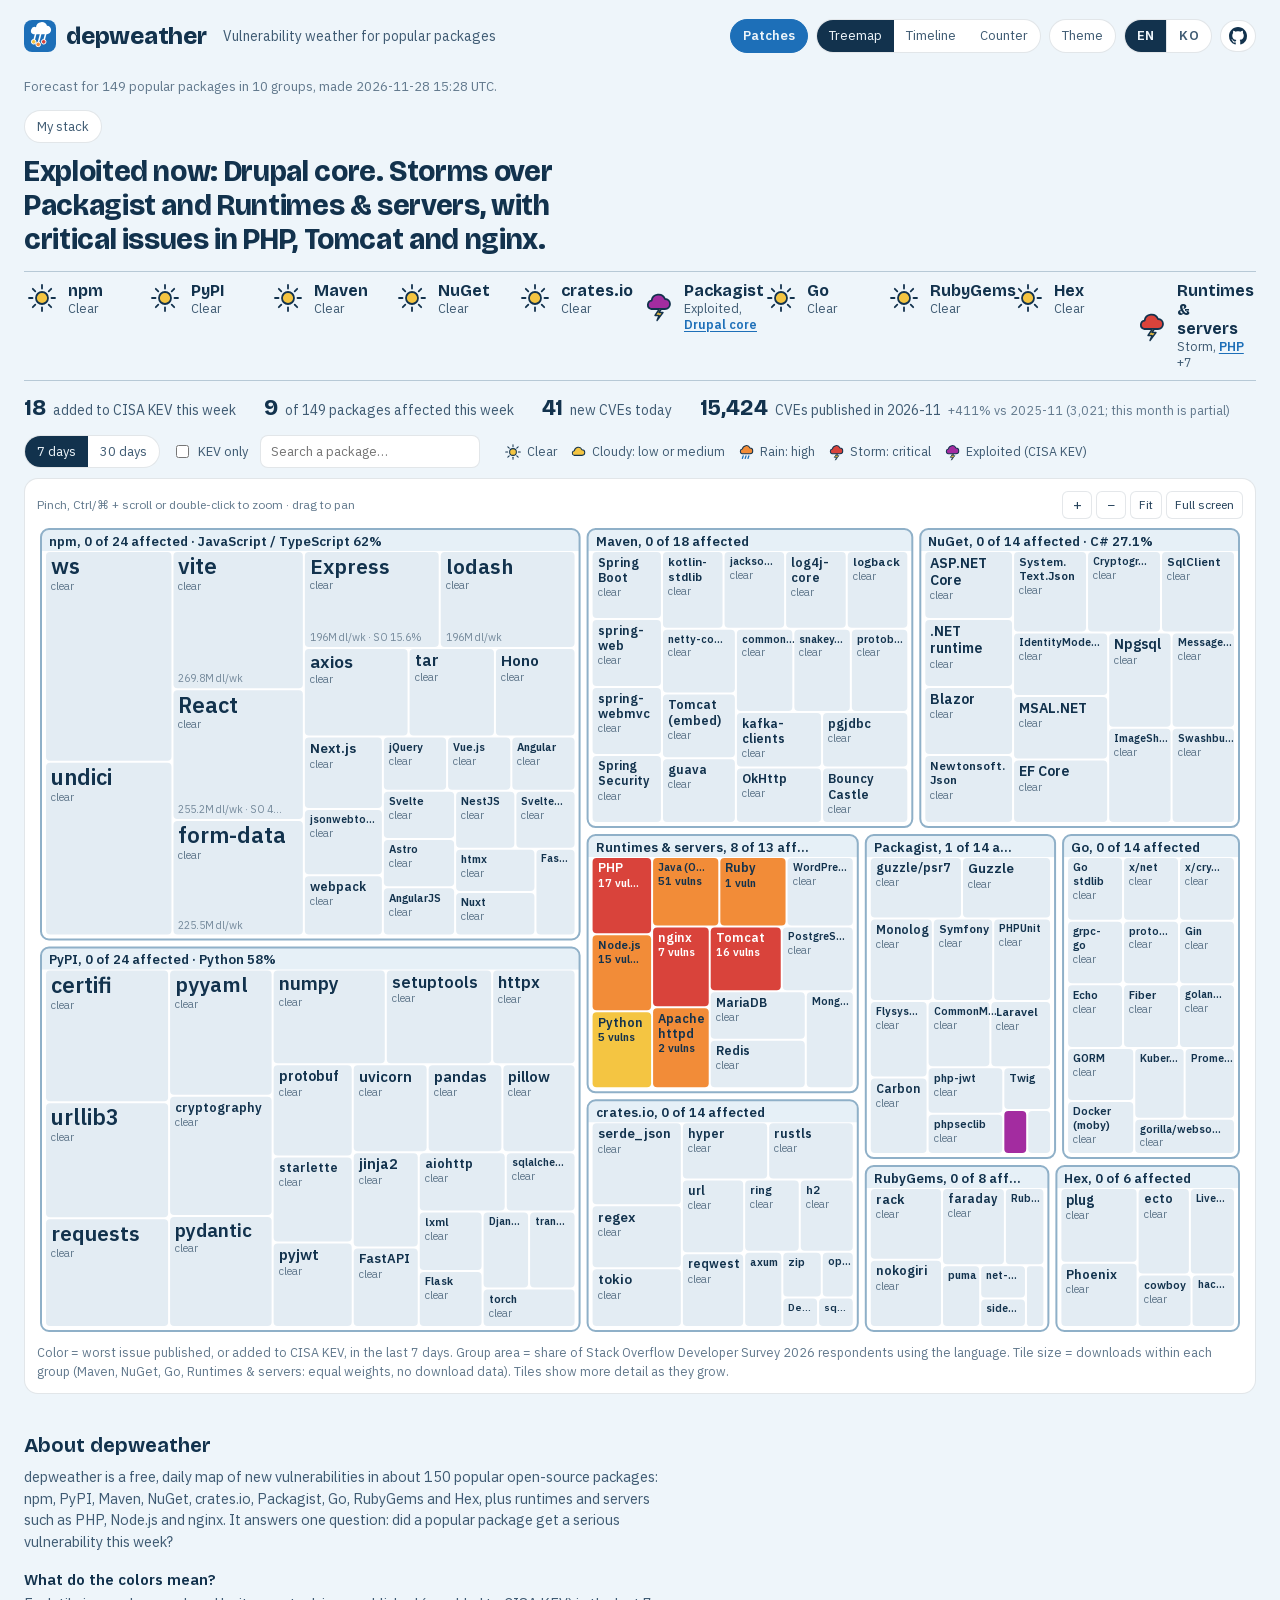
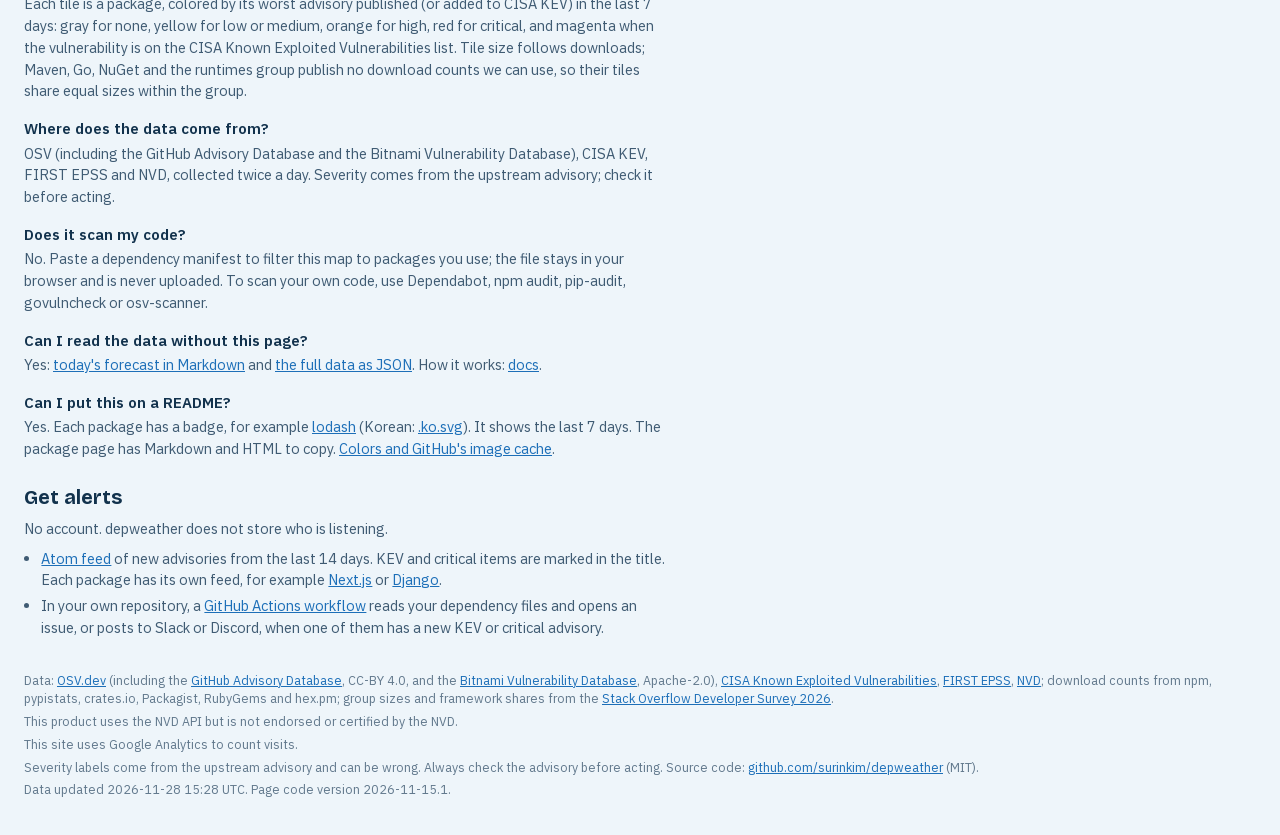
<file: index.html>
<!doctype html>
<html lang="en">
<head>
<!-- Old ?lang=ko / ?lang=en links go to / or /ko/ (same code as LANG_REDIRECT_JS in collect/pages.py). -->
<script>
(function () {
  try {
    var q = new URLSearchParams(location.search), want = q.get("lang");
    if (want !== "en" && want !== "ko") return;
    q.delete("lang");
    var path = location.pathname.replace(/^\/ko(\/|$)/, "/");
    if (want === "ko") path = "/ko" + path;
    var rest = q.toString(), url = path + (rest ? "?" + rest : "") + location.hash;
    if (want !== document.documentElement.lang) location.replace(url);
    else history.replaceState(null, "", url);
  } catch (e) {}
})();
</script>
<!-- Google tag (gtag.js): visit counts, see the footer note -->
<script async src="https://www.googletagmanager.com/gtag/js?id=G-HF5GM88Y3V"></script>
<script>
  window.dataLayer = window.dataLayer || [];
  function gtag(){dataLayer.push(arguments);}
  gtag('js', new Date());

  gtag('config', 'G-HF5GM88Y3V');
</script>
<meta charset="utf-8">
<meta name="viewport" content="width=device-width, initial-scale=1">
<!-- collect/home.py writes / and /ko/ from this file. data-ko-<attr> is the Korean value of <attr>. -->
<title data-ko="depweather — 인기 패키지의 취약점 날씨">depweather — vulnerability weather for popular packages</title>
<link rel="icon" href="/favicon.svg" type="image/svg+xml">
<link rel="stylesheet" href="/fonts/fonts.css?v=2026-11-15.1">
<meta name="description" content="Vulnerability weather for popular packages: which npm, PyPI, Maven, Go and other popular packages have new critical or exploited vulnerabilities, updated daily." data-ko-content="인기 패키지의 취약점 날씨: npm, PyPI, Maven, Go 등 인기 오픈소스 패키지 중 어디에 새 치명 취약점이나 실제 악용(CISA KEV) 취약점이 생겼는지 매일 갱신해 보여줍니다.">
<link rel="canonical" href="https://depweather.com/" data-ko-href="https://depweather.com/ko/">
<link rel="alternate" hreflang="en" href="https://depweather.com/">
<link rel="alternate" hreflang="ko" href="https://depweather.com/ko/">
<link rel="alternate" hreflang="x-default" href="https://depweather.com/">
<!-- Social preview. og.png is rendered from og/og-template.html. -->
<meta property="og:type" content="website">
<meta property="og:site_name" content="depweather">
<meta property="og:title" content="depweather: vulnerability weather for popular packages" data-ko-content="depweather: 인기 패키지의 취약점 날씨">
<meta property="og:description" content="Which popular packages have new critical or exploited vulnerabilities today, on one map. Updated daily from OSV, CISA KEV, EPSS and NVD." data-ko-content="오늘 어느 인기 패키지에 새 치명 취약점이나 실제 악용 취약점이 생겼는지 한 장의 지도로 봅니다. OSV, CISA KEV, EPSS, NVD 기준으로 매일 갱신합니다.">
<meta property="og:url" content="https://depweather.com/" data-ko-content="https://depweather.com/ko/">
<meta property="og:image" content="https://depweather.com/og.png">
<meta property="og:locale" content="en_US" data-ko-content="ko_KR">
<meta property="og:locale:alternate" content="ko_KR" data-ko-content="en_US">
<meta property="og:image:width" content="1200">
<meta property="og:image:height" content="630">
<meta property="og:image:alt" content="depweather logo beside a treemap of package ecosystems colored by vulnerability severity" data-ko-content="depweather 로고와, 취약점 심각도로 색칠한 패키지 생태계 트리맵">
<meta name="twitter:card" content="summary_large_image">
<link rel="alternate" type="text/markdown" href="https://depweather.com/today.md" title="Today's forecast (Markdown)" data-ko-title="오늘의 예보 (Markdown, 영어)">
<link rel="alternate" type="application/atom+xml" href="https://depweather.com/feed.xml" title="depweather new advisories">
<script type="application/ld+json">
{
  "@context": "https://schema.org",
  "@graph": [
    {
      "@type": "WebApplication",
      "name": "depweather",
      "url": "https://depweather.com/",
      "description": "A free daily map of new vulnerabilities in about 150 popular open-source packages, colored by severity, with actively exploited ones (CISA KEV) marked separately.",
      "applicationCategory": "SecurityApplication",
      "operatingSystem": "Any (web browser)",
      "inLanguage": ["en", "ko"],
      "isAccessibleForFree": true,
      "offers": { "@type": "Offer", "price": "0", "priceCurrency": "USD" },
      "codeRepository": "https://github.com/surinkim/depweather"
    },
    {
      "@type": "Dataset",
      "name": "depweather daily vulnerability snapshot",
      "description": "Advisories from the last 30 days for about 150 popular open-source packages, with severity, fixed versions, CISA KEV and EPSS fields, and monthly NVD CVE counts. Updated daily.",
      "url": "https://depweather.com/",
      "isAccessibleForFree": true,
      "creator": { "@type": "Person", "name": "Hyunuk Kim" },
      "isBasedOn": ["https://osv.dev", "https://www.cisa.gov/known-exploited-vulnerabilities-catalog", "https://www.first.org/epss/", "https://nvd.nist.gov"],
      "distribution": [
        { "@type": "DataDownload", "encodingFormat": "application/json", "contentUrl": "https://depweather.com/data/latest.json" },
        { "@type": "DataDownload", "encodingFormat": "text/markdown", "contentUrl": "https://depweather.com/today.md" },
        { "@type": "DataDownload", "encodingFormat": "application/atom+xml", "contentUrl": "https://depweather.com/feed.xml" }
      ]
    }
  ]
}
</script>
<style>
:root {
  color-scheme: light;
  --page: #eef5fa;
  --surface: #ffffff;
  --ink: #12324d;
  --ink-2: #3f5b73;
  --muted: #62798d;
  --grid: #dce7ef;
  --axis: #b7c9d6;
  --border: rgba(18, 50, 77, 0.12);
  --accent: #1d6fb8;
  --sev-0: #e3ecf3;
  --sev-0-ink: #3f5b73;
  --sev-1: #f4c542;
  --sev-1-ink: #12324d;
  --sev-2: #f28c38;
  --sev-2-ink: #12324d;
  --sev-3: #d9433b;
  --sev-3-ink: #ffffff;
  --sev-kev: #a32ca0;
  --sev-kev-ink: #ffffff;
  --sev-low: #8fb84a;
  --sev-unk: #8aa4b8;
  --bar: #1d6fb8;
  --group-line: #8fb0c8;
  --group-head: #e6f0f7;
}
@media (prefers-color-scheme: dark) {
  :root:where(:not([data-theme="light"])) {
    color-scheme: dark;
    --page: #0d1b27;
    --surface: #12242f;
    --ink: #e4eef6;
    --ink-2: #b2c5d4;
    --muted: #8299ab;
    --grid: #1f3444;
    --axis: #30495b;
    --border: rgba(228, 238, 246, 0.12);
    --accent: #6cb0ec;
    --sev-0: #1a2e3c;
    --sev-0-ink: #b2c5d4;
    --sev-kev: #c44bc0;
    --bar: #6cb0ec;
    --group-line: #4d6c83;
    --group-head: #172c3a;
  }
}
:root[data-theme="dark"] {
  color-scheme: dark;
  --page: #0d1b27;
  --surface: #12242f;
  --ink: #e4eef6;
  --ink-2: #b2c5d4;
  --muted: #8299ab;
  --grid: #1f3444;
  --axis: #30495b;
  --border: rgba(228, 238, 246, 0.12);
  --accent: #6cb0ec;
  --sev-0: #1a2e3c;
  --sev-0-ink: #b2c5d4;
  --sev-kev: #c44bc0;
  --bar: #6cb0ec;
  --group-line: #4d6c83;
  --group-head: #172c3a;
}

* { box-sizing: border-box; }
html, body { margin: 0; }
body {
  background: var(--page);
  color: var(--ink);
  font: 15px/1.5 "IBM Plex Sans", system-ui, -apple-system, "Segoe UI", "Apple SD Gothic Neo", "Malgun Gothic", "Noto Sans KR", sans-serif;
  overflow-x: hidden;
  font-feature-settings: "calt" 0; /* keep "93x7" in advisory IDs from becoming "93×7" */
}
a { color: var(--accent); }
h1, h2, .fc-say, .fc-strip b, .stat .value, svg text {
  font-family: "Bricolage Grotesque", "IBM Plex Sans", system-ui, "Apple SD Gothic Neo", "Malgun Gothic", "Noto Sans KR", sans-serif; }
:lang(ko) body { word-break: keep-all; }
:focus-visible { outline: 2px solid var(--accent); outline-offset: 2px; }
.wrap { max-width: 1920px; margin: 0 auto; padding: 0 24px; }
@media (max-width: 767px) { .wrap { padding: 0 16px; } }

header.top { display: flex; flex-wrap: wrap; align-items: center; gap: 8px 16px; padding: 18px 0 10px; }
header.top h1 { margin: 0; font-size: 24px; font-weight: 800; letter-spacing: -0.01em; display: flex; align-items: center; gap: 10px; }
/* The mark: a rain cloud whose drops are packages, colored by severity. */
header.top h1 img { display: block; width: 32px; height: 32px; }
header.top .controls { display: flex; flex-wrap: wrap; align-items: center; gap: 8px; }
header.top .tag { color: var(--ink-2); font-size: 14px; }
header.top .spacer { flex: 1; }
.lang a { padding: 6px 9px; font-size: 12px; font-weight: 600; letter-spacing: 0.02em; }
.meta { color: var(--muted); font-size: 13px; }

.seg { display: inline-flex; border: 1px solid var(--border); border-radius: 999px; overflow: hidden; background: var(--surface); }
.seg button {
  font: inherit; font-size: 13px; padding: 6px 12px; border: 0; background: transparent; color: var(--ink-2); cursor: pointer;
}
.seg a { font-size: 13px; padding: 6px 12px; color: var(--ink-2); text-decoration: none; }
.seg > * + * { border-left: 1px solid var(--border); }
.seg button[aria-pressed="true"], .seg a[aria-current="page"] { background: var(--ink); color: var(--page); }
.iconbtn { font: inherit; font-size: 13px; padding: 6px 12px; border: 1px solid var(--border); border-radius: 999px; background: var(--surface); color: var(--ink-2); cursor: pointer; }
.iconbtn[href] { text-decoration: none; }
.iconbtn.cta { background: var(--accent); border-color: var(--accent); color: var(--page); font-weight: 650; }
.iconbtn.cta:hover { filter: brightness(1.08); }
.iconbtn.gh { display: inline-flex; align-items: center; justify-content: center; padding: 6px 8px; color: var(--ink); text-decoration: none; }
.iconbtn.gh:hover { background: var(--group-head); }
@media (max-width: 767px) {
  header.top .tag { flex-basis: 100%; order: 3; }
  header.top .spacer { display: none; }
  header.top .controls { flex-wrap: nowrap; gap: 6px; }
}
@media (max-width: 420px) {
  /* English labels are wider; let the last buttons drop to a second row instead of overflowing. */
  header.top .controls { flex-wrap: wrap; }
  .seg button, .seg a, .iconbtn { padding: 6px 9px; font-size: 12.5px; }
}

/* The numbers read as one line under the forecast; missing ones are left out. */
.stats { display: flex; flex-wrap: wrap; gap: 4px 28px; margin: 0 0 14px; }
.stat { display: flex; align-items: baseline; gap: 7px; min-width: 0; }
.stat .value { font-size: 22px; font-weight: 750; line-height: 1.2; }
.stat .label { color: var(--ink-2); font-size: 14px; }
.stat .sub { color: var(--muted); font-size: 12.5px; }

/* Forecast: one sentence written from the data, then a glyph per group. */
.fc { margin: 4px 0 14px; }
.fc-say { font-size: clamp(22px, 2.3vw, 34px); line-height: 1.15; font-weight: 750; letter-spacing: -0.012em;
  max-width: 46ch; margin: 4px 0 14px; font-variation-settings: "opsz" 72; text-wrap: balance; }
.fc-strip { display: grid; grid-template-columns: repeat(auto-fit, minmax(122px, 1fr)); margin: 0 0 12px; padding: 0; list-style: none;
  border-top: 1px solid var(--axis); border-bottom: 1px solid var(--axis); }
.fc-cell { position: relative; }
.fc-cell button.stretch {
  position: absolute; inset: 0; width: 100%; height: 100%; margin: 0; padding: 0;
  border: 0; background: none; cursor: pointer; color: inherit;
}
.fc-face { display: flex; align-items: center; gap: 10px; width: 100%; height: 100%; padding: 9px 10px 9px 2px; pointer-events: none; }
.fc-cell:hover b { text-decoration: underline; }
.fc-strip a.pkglink { pointer-events: auto; position: relative; z-index: 1; color: var(--accent); font-weight: 650; text-decoration: underline; text-underline-offset: 2px; }
.fc-strip svg { flex: none; }
.fc-strip b { display: block; font-size: 16px; font-weight: 700; line-height: 1.2; }
.fc-strip span { display: block; font-size: 12.5px; color: var(--ink-2); line-height: 1.3; }
@media (max-width: 767px) { .fc-strip { grid-template-columns: repeat(2, minmax(0, 1fr)); } }

.toolbar { display: flex; flex-wrap: wrap; align-items: center; gap: 8px 12px; margin-bottom: 10px; }
.toolbar label { display: inline-flex; align-items: center; gap: 6px; font-size: 13px; color: var(--ink-2); cursor: pointer; }
.toolbar input[type="search"] {
  font: inherit; font-size: 13px; padding: 6px 10px; border: 1px solid var(--border); border-radius: 8px;
  background: var(--surface); color: var(--ink); width: 220px; max-width: 100%;
}
.legend { display: inline-flex; flex-wrap: wrap; gap: 4px 12px; font-size: 12.5px; color: var(--ink-2); }
.legend span { display: inline-flex; align-items: center; gap: 5px; }
.legend .wx { display: inline-flex; }

.panel { background: var(--surface); border: 1px solid var(--border); border-radius: 14px; padding: 12px; }
.panel h2 { font-size: 15px; margin: 0 0 8px; }
.panel + .panel { margin-top: 12px; }
.hint { color: var(--muted); font-size: 12.5px; margin: 8px 0 0; }
.trend-head { display: flex; flex-wrap: wrap; align-items: center; gap: 8px 12px; }
.trend-head h2 { margin: 0; flex: 1 1 auto; }
.trend-controls { display: flex; flex-wrap: wrap; align-items: center; gap: 8px; }
.trend-controls select {
  font: inherit; font-size: 13px; padding: 6px 10px; border: 1px solid var(--border);
  border-radius: 999px; background: var(--surface); color: var(--ink);
}
.trend-svg { width: 100%; height: auto; display: block; }
.trend-legend { display: flex; flex-wrap: wrap; gap: 6px 14px; list-style: none; padding: 0; margin: 8px 0 0; font-size: 12.5px; color: var(--ink-2); }
.trend-legend li { display: inline-flex; align-items: center; }
.trend-legend .swatch { width: 10px; height: 10px; border-radius: 2px; margin-right: 4px; }
.trend-legend .swatch.c { background: var(--sev-3); }
.trend-legend .swatch.h { background: var(--sev-2); }
.trend-legend .swatch.m { background: var(--sev-1); }
.trend-legend .swatch.l { background: var(--sev-low); }
.trend-legend .swatch.u { background: var(--sev-unk); }
.trend-legend .kev { width: 8px; height: 8px; margin: 0 6px 0 2px; background: var(--sev-kev); transform: rotate(45deg); border-radius: 1px; }
.trend-fallback { margin-top: 8px; }
.trend-fallback summary { cursor: pointer; color: var(--ink-2); font-size: 13px; }
.trend-table caption { caption-side: bottom; text-align: left; color: var(--muted); font-size: 12px; padding-top: 6px; }

svg text { font-family: inherit; }
#treemap-box { position: relative; }
#treemap { width: 100%; display: block; user-select: none; -webkit-user-select: none; }
#treemap:focus { outline: none; }
.zoombar { display: flex; gap: 4px; align-items: center; justify-content: flex-end; margin-bottom: 6px; }
.zoombar .zhint { margin-right: auto; color: var(--muted); font-size: 12px; background: none; padding: 0; flex: 1 1 auto; min-width: 0; }
.zoombar button { white-space: nowrap; flex: none; }
.zoombar button { font: inherit; font-size: 14px; width: 30px; height: 28px; border: 1px solid var(--border); border-radius: 6px; background: var(--surface); color: var(--ink); cursor: pointer; opacity: 0.92; }
.zoombar button.wide { width: auto; padding: 0 8px; font-size: 12px; }
#tm-panel:fullscreen { background: var(--page); padding: 12px; overflow: auto; border-radius: 0; }
#tm-panel:-webkit-full-screen { background: var(--page); padding: 12px; overflow: auto; }
.zoombar span { font-size: 12px; color: var(--ink-2); background: var(--surface); padding: 2px 6px; border-radius: 6px; }
.tile, a.tile { cursor: pointer; text-decoration: none; }
.tile:focus { outline: none; }
.tile:focus-visible rect.cell, .tile:hover rect.cell { stroke: var(--ink); stroke-width: 2; }

.tl-row { display: grid; grid-template-columns: 190px minmax(0, 1fr) 170px; gap: 10px; align-items: center; padding: 6px 0; border-top: 1px solid var(--grid); }
.tl-row:first-child { border-top: 0; }
.tl-row .name { font-weight: 600; font-size: 13.5px; overflow: hidden; text-overflow: ellipsis; white-space: nowrap; }
.tl-row .name small { display: block; font-weight: 400; color: var(--muted); font-size: 12px; }
.tl-row .fix { font-size: 12.5px; color: var(--ink-2); overflow-wrap: anywhere; }
.tl-row .fix b { color: var(--ink); font-weight: 600; }
.tl-row a.name { display: block; font-weight: 600; font-size: 13.5px; text-align: left; color: var(--accent); text-decoration: underline; text-underline-offset: 2px; }
.tl-row a.name small { text-decoration: none; }
@media (max-width: 767px) {
  .tl-row { grid-template-columns: minmax(0, 1fr); gap: 4px; }
}
.dot { cursor: pointer; }
.dot:hover { stroke: var(--ink); stroke-width: 2; }

table.data { width: 100%; border-collapse: collapse; font-size: 13px; }
table.data th, table.data td { text-align: left; padding: 6px 8px; border-top: 1px solid var(--grid); vertical-align: top; }
table.data th { color: var(--ink-2); font-weight: 600; border-top: 0; }
table.data td.nowrap { white-space: nowrap; }
table.data td.num, table.data th.num { text-align: right; font-variant-numeric: tabular-nums; }
.scroll-x { overflow-x: auto; }
.pill { display: inline-block; padding: 0 6px; border-radius: 4px; font-size: 12px; font-weight: 600; white-space: nowrap; }
.pill.l0 { background: var(--sev-0); color: var(--sev-0-ink); }
.pill.l1 { background: var(--sev-1); color: var(--sev-1-ink); }
.pill.l2 { background: var(--sev-2); color: var(--sev-2-ink); }
.pill.l3 { background: var(--sev-3); color: var(--sev-3-ink); }
.pill.kev { background: var(--ink); color: var(--page); }

@media (max-width: 767px) {
  table.vulns thead { display: none; }
  table.vulns tr { display: block; border-top: 1px solid var(--grid); padding: 6px 0; }
  table.vulns td { display: inline-block; border: 0; padding: 2px 6px 2px 0; }
  table.vulns td.summary { display: block; }
}

#tooltip {
  position: fixed; z-index: 10; pointer-events: none; max-width: 360px;
  background: var(--surface); color: var(--ink); border: 1px solid var(--border); border-radius: 8px;
  box-shadow: 0 4px 16px rgba(0, 0, 0, 0.15); padding: 8px 10px; font-size: 12.5px; display: none;
}
#tooltip .t { font-weight: 650; font-size: 13px; }
#tooltip .m { color: var(--ink-2); }
#tooltip .tt-head { display: flex; align-items: baseline; justify-content: space-between; gap: 12px; }
#tooltip .tt-head .t { font-size: 15px; }
#tooltip .tt-head .m { font-size: 11.5px; text-align: right; }
#tooltip .tt-sum { margin-top: 4px; display: flex; flex-wrap: wrap; align-items: center; gap: 6px; }
#tooltip .tt-sum b { font-weight: 650; }
#tooltip .tt-kv { display: grid; grid-template-columns: max-content 1fr; gap: 4px 12px; margin: 8px 0 0; padding-top: 8px; border-top: 1px solid var(--border); }
#tooltip .tt-kv dt { color: var(--ink-2); }
#tooltip .tt-kv dd { margin: 0; }
#tooltip .tt-kv b { font-weight: 650; font-variant-numeric: tabular-nums; }
#tooltip .tt-desc { color: var(--ink-2); display: -webkit-box; -webkit-line-clamp: 2; -webkit-box-orient: vertical; overflow: hidden; }
#tooltip .tt-foot { margin-top: 8px; padding-top: 6px; border-top: 1px solid var(--border); color: var(--ink-2); font-size: 11.5px; }

.about { max-width: 72ch; margin: 36px 0 0; color: var(--ink-2); font-size: 14.5px; }
.about + .about { margin-top: 22px; }
.about h2 { font-size: 20px; color: var(--ink); margin: 0 0 6px; }
.about h3 { font-size: 15px; color: var(--ink); margin: 16px 0 2px; font-family: inherit; font-weight: 600; }
.about p { margin: 0; }
.about ul { margin: 8px 0 0; padding-left: 1.2em; }
.about li { margin: 0 0 4px; }
footer { color: var(--muted); font-size: 12.5px; padding: 24px 0 32px; }
footer p { margin: 4px 0; }
.warn { color: var(--ink-2); background: var(--surface); border: 1px dashed var(--axis); border-radius: 8px; padding: 8px 10px; font-size: 13px; margin-bottom: 10px; }
.stackbar { display: flex; flex-wrap: wrap; align-items: center; gap: 8px; margin: 0 0 12px; }
.stack-status { color: var(--ink-2); font-size: 13.5px; }
.stack-panel textarea {
  display: block; width: 100%; margin-top: 8px; min-height: 7.5em; resize: vertical;
  font: 12.5px/1.45 ui-monospace, SFMono-Regular, Menlo, Consolas, monospace;
  padding: 8px 10px; border: 1px solid var(--border); border-radius: 8px;
  background: var(--page); color: var(--ink);
}
.stack-actions { display: flex; flex-wrap: wrap; align-items: center; gap: 8px; margin-top: 8px; }
button.primary {
  font: inherit; font-size: 13px; font-weight: 650; padding: 6px 14px; border: 0; border-radius: 999px;
  background: var(--ink); color: var(--page); cursor: pointer;
}
.iconbtn[aria-pressed="true"] { background: var(--ink); color: var(--page); }
.filebtn { position: relative; cursor: pointer; }
.filebtn input { position: absolute; width: 1px; height: 1px; padding: 0; margin: -1px; overflow: hidden; clip: rect(0, 0, 0, 0); white-space: nowrap; border: 0; }
.stack-report h3 { font-size: 13px; margin: 12px 0 6px; font-family: inherit; font-weight: 650; color: var(--ink); }
.stack-report h3.untracked { color: var(--ink-2); font-weight: 600; }
.chips { display: flex; flex-wrap: wrap; gap: 4px; max-height: 140px; overflow: auto; }
.chip { font-size: 12.5px; line-height: 1.45; padding: 2px 8px; border-radius: 999px; background: var(--group-head); color: var(--ink); text-decoration: none; }
a.chip { color: var(--accent); }
a.chip:hover { text-decoration: underline; }
.chip small { color: var(--muted); font-weight: 400; margin-left: 4px; }
.chip.untracked { background: transparent; border: 1px dashed var(--axis); color: var(--ink-2); }
@media (max-width: 767px) {
  .stack-actions .primary, .stack-actions .iconbtn { flex: 1 1 auto; text-align: center; }
}
[hidden] { display: none !important; }
</style>
</head>
<body>
<div class="wrap">
  <header class="top">
    <h1><img src="/favicon.svg" alt="depweather" width="32" height="32"><span aria-hidden="true">depweather</span></h1>
    <span class="tag" data-i18n="tagline">Today's vulnerability forecast for popular packages</span>
    <span class="spacer"></span>
    <div class="controls">
    <a class="iconbtn cta" id="patcheslink" href="/patches/" data-ko-href="/ko/patches/" data-i18n="nav_patches">Patches</a>
    <div class="seg" role="group" aria-label="View">
      <button data-view="a" data-i18n="view_a">Treemap</button>
      <button data-view="c" data-i18n="view_c">Timeline</button>
      <button data-view="b" data-i18n="view_b">Counter</button>
    </div>
    <button class="iconbtn" id="theme" data-i18n="theme" data-i18n-title="theme_title" title="Toggle light / dark">Theme</button>
    <div class="seg lang" role="group" aria-label="Language" data-aria-ko="언어">
      <a href="/" hreflang="en" lang="en" data-lang="en">EN</a>
      <a href="/ko/" hreflang="ko" lang="ko" data-lang="ko">KO</a>
    </div>
    <a class="iconbtn gh" href="https://github.com/surinkim/depweather" data-i18n-title="gh_title" title="Source code on GitHub" aria-label="Source code on GitHub">
      <svg width="18" height="18" viewBox="0 0 16 16" aria-hidden="true"><path fill="currentColor" d="M8 0c4.42 0 8 3.58 8 8a8.013 8.013 0 0 1-5.45 7.59c-.4.08-.55-.17-.55-.38 0-.27.01-1.13.01-2.2 0-.75-.25-1.23-.54-1.48 1.78-.2 3.65-.88 3.65-3.95 0-.88-.31-1.59-.82-2.15.08-.2.36-1.02-.08-2.12 0 0-.67-.22-2.2.82-.64-.18-1.32-.27-2-.27-.68 0-1.36.09-2 .27-1.53-1.03-2.2-.82-2.2-.82-.44 1.1-.16 1.92-.08 2.12-.51.56-.82 1.28-.82 2.15 0 3.06 1.86 3.75 3.64 3.95-.23.2-.44.55-.51 1.07-.46.21-1.61.55-2.33-.66-.15-.24-.6-.83-1.23-.82-.67.01-.27.38.01.53.34.19.73.9.82 1.13.16.45.68 1.31 2.69.94 0 .67.01 1.3.01 1.49 0 .21-.15.45-.55.38A7.995 7.995 0 0 1 0 8c0-4.42 3.58-8 8-8Z"/></svg>
    </a>
    </div>
  </header>
  <!-- collect/home.py fills #meta, #stats and #build from data/latest.json at build time, so the
       first paint already has the numbers; the script redraws them after it loads the data. -->
  <p class="meta" id="meta">Loading data…</p>
  <div id="warn" class="warn" hidden></div>

  <div class="stackbar" id="stackbar">
    <button type="button" class="iconbtn" id="stack-toggle" aria-expanded="false" aria-controls="stack-panel" data-i18n="stack_btn">My stack</button>
    <span class="stack-status" id="stack-status" hidden></span>
    <button type="button" class="iconbtn" id="stack-clear" hidden data-i18n="stack_clear">Show all packages</button>
  </div>
  <section id="stack-panel" class="panel stack-panel" hidden>
    <h2 data-i18n="stack_title">My stack only</h2>
    <p class="hint" data-i18n="stack_help">Paste a dependency manifest. It is read in this browser and never uploaded, and it is saved only in this browser. A shared link lists tracked package names, not the rest of the file. Supports npm package.json, PyPI requirements.txt (plus Pipfile and pyproject.toml), go.mod, Cargo.toml, pom.xml, Gemfile, composer.json, mix.exs, and NuGet PackageReference.</p>
    <textarea id="stack-input" rows="5" spellcheck="false" autocapitalize="off" autocomplete="off" data-i18n-placeholder="stack_ph" placeholder="Paste package.json, requirements.txt, go.mod, Cargo.toml, pom.xml, Gemfile, composer.json…"></textarea>
    <div class="stack-actions">
      <button type="button" class="primary" id="stack-apply" data-i18n="stack_apply">Show only these</button>
      <button type="button" class="iconbtn" id="stack-add" hidden data-i18n="stack_add">Add to stack</button>
      <label class="iconbtn filebtn"><span data-i18n="stack_file">Choose file</span><input type="file" id="stack-file" aria-label="Choose a manifest file"></label>
    </div>
    <p class="warn" id="stack-error" hidden></p>
    <div id="stack-report" class="stack-report" hidden></div>
  </section>

  <section class="fc" aria-label="Forecast">
    <p class="fc-say" id="fc-say"></p>
    <ul class="fc-strip" id="fc-strip"></ul>
  </section>
  <section class="stats" id="stats" aria-label="Today in numbers" data-aria-ko="오늘의 숫자"></section>

  <div class="toolbar">
    <div class="seg" role="group" aria-label="Period">
      <button data-range="7" data-i18n="days7">7 days</button>
      <button data-range="30" data-i18n="days30">30 days</button>
    </div>
    <label><input type="checkbox" id="kevonly"> <span data-i18n="kev_only">KEV only</span></label>
    <input type="search" id="search" list="pkglist" data-i18n-placeholder="search" placeholder="Search a package…" aria-label="Search a package">
    <datalist id="pkglist"></datalist>
    <span class="spacer"></span>
    <span class="legend" aria-label="Color legend">
      <span><i class="wx" data-lvl="0"></i><span data-i18n="lg0">Clear</span></span>
      <span><i class="wx" data-lvl="1"></i><span data-i18n="lg1">Cloudy: low or medium</span></span>
      <span><i class="wx" data-lvl="2"></i><span data-i18n="lg2">Rain: high</span></span>
      <span><i class="wx" data-lvl="3"></i><span data-i18n="lg3">Storm: critical</span></span>
      <span><i class="wx" data-lvl="3" data-kev="1"></i><span data-i18n="lg_kev">Exploited (KEV)</span></span>
    </span>
  </div>

  <main>
    <section id="view-a" hidden>
      <div class="panel" id="tm-panel">
        <div class="zoombar">
            <span class="zhint" data-i18n="zoom_hint">Pinch, Ctrl/⌘ + scroll or double-click to zoom · drag to pan</span>
            <span id="zoom-level"></span>
            <button id="zoom-in" data-i18n-title="zoom_in" title="Zoom in" aria-label="Zoom in">+</button>
            <button id="zoom-out" data-i18n-title="zoom_out" title="Zoom out" aria-label="Zoom out">−</button>
            <button id="zoom-reset" class="wide" data-i18n="fit" data-i18n-title="fit_title" title="Reset zoom">Fit</button>
            <button id="fullscreen" class="wide" data-i18n="fullscreen" hidden>Full screen</button>
        </div>
        <div id="treemap-box">
          <svg id="treemap" tabindex="0" aria-label="Treemap of packages by ecosystem. Plus and minus keys zoom, 0 resets."></svg>
        </div>
        <p class="hint" id="treemap-hint"></p>
      </div>
    </section>
    <section id="view-c" hidden></section>
    <section id="view-b" hidden></section>
  </main>

  <section class="about" data-i18n-html="about_html">
    <h2>About depweather</h2>
    <p>depweather is a free, daily map of new vulnerabilities in about 150 popular open-source packages:
      npm, PyPI, Maven, NuGet, crates.io, Packagist, Go, RubyGems and Hex, plus runtimes and servers such as PHP,
      Node.js and nginx. It answers one question: did a popular package get a serious vulnerability this week?</p>
    <h3>What do the colors mean?</h3>
    <p>Each tile is a package, colored by its worst advisory published (or added to CISA KEV) in the last 7 days: gray for none, yellow for
      low or medium, orange for high, red for critical, and magenta when the vulnerability is on the CISA Known
      Exploited Vulnerabilities list. Tile size follows downloads; Maven, Go, NuGet and the runtimes group publish no
      download counts we can use, so their tiles share equal sizes within the group.</p>
    <h3>Where does the data come from?</h3>
    <p>OSV (including the GitHub Advisory Database and the Bitnami Vulnerability Database), CISA KEV, FIRST EPSS and
      NVD, collected twice a day. Severity comes from the upstream advisory; check it before acting.</p>
    <h3>Does it scan my code?</h3>
    <p>No. Paste a dependency manifest to filter this map to packages you use; the file stays in your browser and is never uploaded. To scan your own code, use Dependabot, npm audit, pip-audit, govulncheck or osv-scanner.</p>
    <h3>Can I read the data without this page?</h3>
    <p>Yes: <a href="/today.md">today's forecast in Markdown</a> and <a href="/data/latest.json">the full data as JSON</a>.
      How it works: <a href="https://github.com/surinkim/depweather/blob/main/docs/how-it-works.md">docs</a>.</p>
    <h3>Can I put this on a README?</h3>
    <p>Yes. Each package has a badge, for example <a href="https://depweather.com/badge/npm/lodash.svg">lodash</a>
      (Korean: <a href="https://depweather.com/badge/npm/lodash.ko.svg">.ko.svg</a>). It shows the last 7 days.
      The package page has Markdown and HTML to copy.
      <a href="https://github.com/surinkim/depweather/blob/main/docs/how-it-works.md#readme-badge">Colors and GitHub's image cache</a>.</p>
  </section>

  <section class="about" id="alerts" data-i18n-html="alerts_html">
    <h2>Get alerts</h2>
    <p>No account. depweather does not store who is listening.</p>
    <ul>
      <li><a href="https://depweather.com/feed.xml">Atom feed</a> of new advisories from the last 14 days. KEV and critical items are marked in the title. Each package has its own feed, for example <a href="https://depweather.com/feed/npm/next.xml">Next.js</a> or <a href="https://depweather.com/feed/pypi/django.xml">Django</a>.</li>
      <li>In your own repository, a <a href="https://github.com/surinkim/depweather/blob/main/docs/alerts.md">GitHub Actions workflow</a> reads your dependency files and opens an issue, or posts to Slack or Discord, when one of them has a new KEV or critical advisory.</li>
    </ul>
  </section>

  <footer>
    <p data-i18n-html="footer_data"></p>
    <p>This product uses the NVD API but is not endorsed or certified by the NVD.</p>
    <p data-i18n="footer_analytics">This site uses Google Analytics to count visits.</p>
    <p data-i18n-html="footer_disclaimer"></p>
    <p id="build"></p>
  </footer>
</div>
<div id="tooltip" role="tooltip"></div>

<script src="/js/pkg-path.js?v=2026-11-02.4"></script>
<script src="/js/stack.js?v=2026-11-02.1"></script>
<script src="/js/trends.js?v=2026-11-03.1"></script>
<script>
"use strict";

// Shown in the footer, so a stale cached copy of the page is easy to spot.
const BUILD = "2026-11-15.1";

// Raise a vulnerability one color level when its EPSS score is at least this
// value (e.g. 0.1). null keeps the color on severity and KEV only.
const EPSS_BUMP_THRESHOLD = null;

const SEV_LEVEL = { NONE: 0, UNKNOWN: 1, LOW: 1, MEDIUM: 1, MODERATE: 1, HIGH: 2, CRITICAL: 3 };
const PREFS_KEY = "depweather:prefs";
const DAY = 86400000;


const state = { view: "a", range: 7, kevOnly: false, pkg: null, stack: null, trend: "6m", trendEco: "all" };
let HISTORY;
const STACK_KEY = "depweather:stack";
let DATA = null;
let PKGS = new Map();   // key -> {eco, pkg}
let NOW = Date.now();
let LANG = "en";

// ------------------------------------------------------------ i18n

// Advisory text (IDs, summaries, severities) comes from the data and stays in English.
const I18N = {
  en: {
    tagline: "Vulnerability weather for popular packages",
    view_a: "Treemap", view_c: "Timeline", view_b: "Counter",
    theme: "Theme", theme_title: "Toggle light / dark",
    loading: "Loading data…",
    load_error: "Could not load data/latest.json. Run collect/collect.py first.",
    meta: (d, n, e) => `Forecast for ${n} popular packages in ${e} groups, made ${d} UTC.`,
    warn: (list) => `Not in this snapshot: ${list} (the source could not be reached when the data was collected). Fields from it show as n/a.`,
    days7: "7 days", days30: "30 days", kev_only: "KEV only", search: "Search a package…",
    lg0: "Clear", lg1: "Cloudy: low or medium", lg2: "Rain: high", lg3: "Storm: critical", lg_kev: "Exploited (CISA KEV)",
    level: ["None", "Low / Medium", "High", "Critical"],
    st_today: "New CVEs today (UTC)", st_today_sub: "published in NVD", nvd_na: "NVD count unavailable",
    st_month: (m) => `CVEs in ${m}`,
    st_yoy: (pct, ym, n) => `${pct} vs ${ym} (${n}; this month is partial)`,
    st_kev: "New in CISA KEV, 7 days", st_kev_sub: "all vendors, not only these packages", kev_na: "KEV feed unavailable",
    st_aff: "Popular packages affected, 7 days", st_aff_sub: (n) => `of ${n} tracked`,
    zoom_hint: "Pinch, Ctrl/⌘ + scroll or double-click to zoom · drag to pan",
    zoom_in: "Zoom in", zoom_out: "Zoom out", fit: "Fit", fit_title: "Reset zoom",
    fullscreen: "Full screen", exit_fullscreen: "Exit full screen",
    tm_hint: (r, kev, survey, fixed) =>
      `Color = worst issue published, or added to CISA KEV, in the last ${r} days${kev ? " (KEV only)" : ""}. ` +
      `Group area = share of ${survey} respondents using the language. ` +
      `Tile size = downloads within each group${fixed ? ` (${fixed}: equal weights, no download data)` : ""}. ` +
      `Tiles show more detail as they grow.`,
    group_head: (label, a, n) => `${label}, ${a} of ${n} affected`,
    vulns: (n) => `${n} vuln${n > 1 ? "s" : ""}`, clear: "clear",
    sev_short: ["", "low/med", "high", "crit"],
    fixed_short: "Fixed", fixed_in: "Fixed in", no_fixed: "No fixed version listed",
    pop: { wk: "dl/wk", "30d": "dl/30d", "90d": "dl/90d", total: "dl total" },
    pop_fmt: (num, unit) => `${num} ${unit}`,
    pop_long: { wk: "downloads last week", "30d": "downloads in 30 days", "90d": "downloads in 90 days", total: "downloads all time" },
    so_short: (s) => `SO ${s}%`,
    tip_count: (n, r) => `${n} in the last ${r} days`,
    tip_worst: "Worst", tip_epss_k: "Highest EPSS", tip_epss_note: "chance of exploitation in 30 days",
    tip_kev_k: "KEV", tip_kev_v: (d) => `added ${d}`,
    sev_by: (s) => `rated by ${s}`, sev_vector: "from the advisory's CVSS vector", sev_mal: "malicious package",
    cvss_from: (s) => `from ${s}`, cvss_advisory: "the advisory", cvss_none: "no score yet",
    tip_survey: (s, name) => `Used by ${s}% of ${name} respondents (web frameworks)`,
    tip_click: "Open the package page",
    pkg_page: "Package page", pkg_feed: "Package feed",
    tip_kev: (d) => `On the CISA KEV list since ${d}`,
    today: "today", days_ago: (d) => `${d}d ago`,
    no_pkg: (p) => `No package <b>${p}</b> in the tracked list.`, show_all: "Show all",
    tl_head: "Last 30 days, packages with issues",
    tl_none: (kev) => `No vulnerabilities in the last 30 days${kev ? " in KEV" : ""}.`,
    issues: (n) => `${n} issue${n === 1 ? "" : "s"}`,
    tl_hint: "Each dot is one advisory on the day it was published; the dashed line marks 7 days ago. Hover for details, click to open on OSV.",
    all_pkgs: "← All packages",
    issues_30: (n) => `${n} issue${n === 1 ? "" : "s"} in 30 days`,
    at_worst: (l) => `${l} at worst`,
    pkg_none: (p, kev) => `No advisories published for ${p} in the last 30 days${kev ? " in KEV" : ""}.`,
    th: { published: "Published", advisory: "Advisory", severity: "Severity", fixed: "Fixed in", summary: "Summary" },
    b_month_head: "CVEs published per month (NVD)",
    b_month_na: "Monthly counts are not available in this snapshot (the NVD API could not be reached when the data was collected).",
    b_month_tip: (n, partial) => `${n} CVEs${partial ? " (month to date)" : ""}`,
    b_month_hint: (stale) => `The last bar is the current month so far.${stale ? " Counts are from an earlier run; NVD was unreachable this time." : ""}`,
    b_eco_head: "Last 7 days by ecosystem (tracked packages only)",
    b_th: { eco: "Ecosystem", n: "New advisories", crit: "Critical", pk: "Packages affected" },
    b_kev_head: "Added to CISA KEV in the last 7 days (all vendors)",
    b_kev_th: { added: "Added", vendor: "Vendor / product", name: "Name" },
    trend_head: "Advisories over time",
    trend_note: "Weekly bars for 3M and 6M, monthly bars for 1Y. Stacked bottom to top: unknown, low, medium, high, critical. A magenta diamond marks CISA KEV in that bar. KEV is already inside the stack, not an extra slice.",
    trend_period: "Trend period", trend_eco: "Ecosystem",
    trend_3m: "3 months", trend_6m: "6 months", trend_1y: "1 year",
    trend_all: "All tracked packages", trend_all_stack: "Your stack",
    trend_missing: "Long-term counts have not been collected yet.",
    trend_empty_history: "No advisory days in the history files yet.",
    trend_numbers: "Numbers for this chart",
    trend_sev: { c: "Critical", h: "High", m: "Medium", l: "Low", u: "Unknown" },
    footer_data: `Data: <a href="https://osv.dev">OSV.dev</a> (including the <a href="https://github.com/github/advisory-database">GitHub Advisory Database</a>, CC-BY 4.0, and the <a href="https://github.com/bitnami/vulndb">Bitnami Vulnerability Database</a>, Apache-2.0),
      <a href="https://www.cisa.gov/known-exploited-vulnerabilities-catalog">CISA Known Exploited Vulnerabilities</a>,
      <a href="https://www.first.org/epss/">FIRST EPSS</a>, <a href="https://nvd.nist.gov">NVD</a>;
      download counts from npm, pypistats, crates.io, Packagist, RubyGems and hex.pm;
      group sizes and framework shares from the <a href="https://survey.stackoverflow.co/2026/technology/data">Stack Overflow Developer Survey 2026</a>.`,
    footer_disclaimer: `Severity labels come from the upstream advisory and can be wrong. Always check the advisory before acting.
      Source code: <a href="https://github.com/surinkim/depweather">github.com/surinkim/depweather</a> (MIT).`,
    build: (b, d) => (d ? `Data updated ${d} UTC. ` : "") + `Page code version ${b}.`,
    gh_title: "Source code on GitHub",
    nav_patches: "Patches",
    footer_analytics: "This site uses Google Analytics to count visits.",
    rd_kev: "added to CISA KEV this week", rd_aff: (n) => `of ${n} packages affected this week`,
    rd_today: "new CVEs today", rd_month: (m) => `CVEs published in ${m}`,
    wx: ["Clear", "Cloudy", "Rain", "Storm"], wx_kev: "Exploited",
    // A list of names, cut to `max` with "and N more"; unit is "group" or "pkg" (used in Korean).
    names: (a, max) => a.length <= max ? (a.length < 3 ? a.join(" and ") : `${a.slice(0, -1).join(", ")} and ${a.at(-1)}`)
      : `${a.slice(0, max).join(", ")} and ${a.length - max} more`,
    more: (shown, n) => n ? `${shown} +${n}` : shown,
    fc_kev: (pk) => `Exploited now: ${pk}.`,
    fc_storm: (groups, pk) => `Storms over ${groups}${pk ? `, with critical issues in ${pk}` : ""}.`,
    fc_rain: (groups) => `Rain over ${groups}.`,
    fc_cloud: (groups) => `Light clouds over ${groups}; nothing above medium.`,
    fc_clear: (n) => `Clear skies across all ${n} groups.`,
    strip_title: (label) => `Show ${label} on the map`,
    stack_btn: "My stack", stack_title: "My stack only", stack_clear: "Show all packages",
    stack_add: "Add to stack", stack_apply: "Show only these", stack_replace: "Replace stack",
    stack_file: "Choose file", stack_label: "Dependency manifest",
    stack_ph: "Paste package.json, requirements.txt, go.mod, Cargo.toml, pom.xml, Gemfile, composer.json…",
    stack_help: "Paste a dependency manifest. It is read in this browser and never uploaded, and it is saved only in this browser. A shared link lists tracked package names, not the rest of the file. Supports npm package.json, PyPI requirements.txt (plus Pipfile and pyproject.toml), go.mod, Cargo.toml, pom.xml, Gemfile, composer.json, mix.exs, and NuGet PackageReference.",
    stack_tracked: (n) => `Tracked by depweather (${n})`,
    stack_untracked: (n) => `Not tracked by depweather (${n})`,
    stack_none: "None of these packages are in the depweather list. The map stays empty until you show all packages again.",
    stack_no_names: "No dependency names found in that file.",
    stack_err_format: "Could not tell what kind of file this is. Paste package.json, requirements.txt, go.mod, Cargo.toml, pom.xml, Gemfile, composer.json, mix.exs, or a NuGet project file.",
    stack_err_json: "That looks like JSON, but it did not parse.",
    stack_err_large: "That file is too large to read here (limit 1 MB).",
    stack_err_empty: "Paste a manifest first.",
    stack_status: (n) => `Showing your stack only · ${n} tracked`,
    stack_status_empty: "Your stack has no tracked packages",
    stack_share: "The address bar is a shareable view of this stack.",
    meta_stack: (d, n, total) => `Your stack: ${n} of ${total} tracked packages. Forecast made ${d} UTC.`,
    fc_stack_empty: "None of the packages in your stack are on this map.",
    tl_head_stack: "Last 30 days, your packages with issues",
    b_eco_head_stack: "Last 7 days by ecosystem (your stack only)",
    rd_aff_stack: (n) => `of ${n} in your stack affected this week`,
    tm_aria: "Treemap of packages by ecosystem. Plus and minus keys zoom, 0 resets.",
    tm_aria_stack: "Treemap of packages in your stack. Plus and minus keys zoom, 0 resets.",
  },
  ko: {
    tagline: "인기 패키지의 취약점 날씨",
    view_a: "트리맵", view_c: "타임라인", view_b: "카운터",
    theme: "테마", theme_title: "라이트 / 다크 전환",
    loading: "데이터를 불러오는 중…",
    load_error: "data/latest.json을 불러오지 못했습니다. 먼저 collect/collect.py를 실행하세요.",
    meta: (d, n, e) => `${d} UTC 예보. ${e}개 그룹, 인기 패키지 ${n}개.`,
    warn: (list) => `이번 데이터에 빠진 소스: ${list} (수집 당시 접속하지 못했습니다). 해당 값은 n/a로 표시됩니다.`,
    days7: "7일", days30: "30일", kev_only: "KEV만", search: "패키지 검색…",
    lg0: "맑음", lg1: "흐림: 낮음·중간", lg2: "비: 높음", lg3: "폭풍: 치명", lg_kev: "실제 악용 (CISA KEV)",
    level: ["없음", "낮음·중간", "높음", "치명"],
    st_today: "오늘 신규 CVE (UTC)", st_today_sub: "NVD 공개 기준", nvd_na: "NVD 집계 없음",
    st_month: (m) => `${m} CVE`,
    st_yoy: (pct, ym, n) => `${ym} 대비 ${pct} (${n}건, 이번 달은 진행 중)`,
    st_kev: "CISA KEV 신규 (7일)", st_kev_sub: "전체 벤더 기준 (추적 패키지 외 포함)", kev_na: "KEV 피드 없음",
    st_aff: "영향받은 인기 패키지 (7일)", st_aff_sub: (n) => `추적 중인 ${n}개 중`,
    zoom_hint: "핀치, Ctrl/⌘+스크롤, 더블클릭으로 확대 · 드래그로 이동",
    zoom_in: "확대", zoom_out: "축소", fit: "전체", fit_title: "확대 초기화",
    fullscreen: "전체 화면", exit_fullscreen: "전체 화면 종료",
    tm_hint: (r, kev, survey, fixed) =>
      `색 = 최근 ${r}일 동안 공개됐거나 CISA KEV에 추가된 취약점 중 가장 심각한 것${kev ? " (KEV만)" : ""}. ` +
      `그룹 면적 = ${survey} 응답자 중 해당 언어 사용 비율. ` +
      `타일 크기 = 그룹 안에서의 다운로드 수${fixed ? ` (${fixed}: 다운로드 데이터가 없어 같은 크기)` : ""}. ` +
      `확대할수록 타일에 정보가 더 표시됩니다.`,
    group_head: (label, a, n) => `${label}, ${n}개 중 ${a}개 영향`,
    vulns: (n) => `취약점 ${n}건`, clear: "없음",
    sev_short: ["", "낮음·중간", "높음", "치명"],
    fixed_short: "수정", fixed_in: "수정 버전", no_fixed: "수정 버전 정보 없음",
    pop: { wk: "주간 다운로드", "30d": "30일 다운로드", "90d": "90일 다운로드", total: "누적 다운로드" },
    pop_fmt: (num, unit) => `${unit} ${num}`,
    pop_long: { wk: "지난주 다운로드", "30d": "30일 다운로드", "90d": "90일 다운로드", total: "누적 다운로드" },
    so_short: (s) => `SO 설문 ${s}%`,
    tip_count: (n, r) => `최근 ${r}일 ${n}건`,
    tip_worst: "가장 심각", tip_epss_k: "최고 EPSS", tip_epss_note: "30일 내 악용 확률",
    tip_kev_k: "KEV", tip_kev_v: (d) => `${d} 등재`,
    sev_by: (s) => `${s} 판정`, sev_vector: "권고의 CVSS 벡터로 계산", sev_mal: "악성 패키지",
    cvss_from: (s) => `${s} 기준`, cvss_advisory: "권고", cvss_none: "아직 점수 없음",
    tip_survey: (s, name) => `${name} 응답자 ${s}%가 사용 (웹 프레임워크)`,
    tip_click: "패키지 페이지 열기",
    pkg_page: "패키지 페이지", pkg_feed: "패키지 피드",
    tip_kev: (d) => `CISA KEV 등재: ${d}`,
    today: "오늘", days_ago: (d) => `${d}일 전`,
    no_pkg: (p) => `추적 목록에 <b>${p}</b> 패키지가 없습니다.`, show_all: "전체 보기",
    tl_head: "최근 30일, 취약점이 있는 패키지",
    tl_none: (kev) => `최근 30일 동안 ${kev ? "KEV에 오른 " : ""}취약점이 없습니다.`,
    issues: (n) => `${n}건`,
    tl_hint: "점 하나가 공개일에 나온 권고 하나입니다. 점선은 7일 전입니다. 마우스를 올리면 상세 정보, 클릭하면 OSV에서 열립니다.",
    all_pkgs: "← 전체 패키지",
    issues_30: (n) => `30일 동안 ${n}건`,
    at_worst: (l) => `최고 단계: ${l}`,
    pkg_none: (p, kev) => `최근 30일 동안 ${p}에 공개된 ${kev ? "KEV " : ""}권고가 없습니다.`,
    th: { published: "공개일", advisory: "권고", severity: "심각도", fixed: "수정 버전", summary: "요약" },
    b_month_head: "월별 CVE 공개 건수 (NVD)",
    b_month_na: "이번 데이터에는 월별 건수가 없습니다 (수집 당시 NVD API에 접속하지 못했습니다).",
    b_month_tip: (n, partial) => `CVE ${n}건${partial ? " (이번 달 현재까지)" : ""}`,
    b_month_hint: (stale) => `마지막 막대는 이번 달 현재까지입니다.${stale ? " 이번에는 NVD에 접속하지 못해 이전 수집 값을 보여줍니다." : ""}`,
    b_eco_head: "생태계별 최근 7일 (추적 패키지만)",
    b_th: { eco: "생태계", n: "신규 권고", crit: "치명", pk: "영향받은 패키지" },
    b_kev_head: "최근 7일 CISA KEV 추가 (전체 벤더)",
    b_kev_th: { added: "추가일", vendor: "벤더 / 제품", name: "이름" },
    trend_head: "권고 추이",
    trend_note: "3개월·6개월은 주 단위, 1년은 월 단위입니다. 아래부터 미평가, 낮음, 중간, 높음, 치명 순으로 쌓입니다. 마젠타 마름모는 그 막대의 CISA KEV입니다. KEV는 스택 안의 권고이지 추가 칸이 아닙니다.",
    trend_period: "추이 기간", trend_eco: "생태계",
    trend_3m: "3개월", trend_6m: "6개월", trend_1y: "1년",
    trend_all: "추적 패키지 전체", trend_all_stack: "내 스택",
    trend_missing: "아직 장기 추이 데이터가 없습니다.",
    trend_empty_history: "추이 파일에 권고가 있는 날이 없습니다.",
    trend_numbers: "이 그래프의 숫자",
    trend_sev: { c: "치명", h: "높음", m: "중간", l: "낮음", u: "미평가" },
    footer_data: `데이터: <a href="https://osv.dev">OSV.dev</a> (<a href="https://github.com/github/advisory-database">GitHub Advisory Database</a> CC-BY 4.0, <a href="https://github.com/bitnami/vulndb">Bitnami Vulnerability Database</a> Apache-2.0 포함),
      <a href="https://www.cisa.gov/known-exploited-vulnerabilities-catalog">CISA Known Exploited Vulnerabilities</a>,
      <a href="https://www.first.org/epss/">FIRST EPSS</a>, <a href="https://nvd.nist.gov">NVD</a>.
      다운로드 수: npm, pypistats, crates.io, Packagist, RubyGems, hex.pm.
      그룹 크기와 프레임워크 사용 비율: <a href="https://survey.stackoverflow.co/2026/technology/data">Stack Overflow Developer Survey 2026</a>.`,
    footer_disclaimer: `심각도는 원 권고의 값이며 틀릴 수 있습니다. 조치 전에 반드시 원 권고를 확인하세요.
      소스 코드: <a href="https://github.com/surinkim/depweather">github.com/surinkim/depweather</a> (MIT).`,
    build: (b, d) => (d ? `데이터 갱신 ${d} UTC. ` : "") + `페이지 코드 버전 ${b}.`,
    gh_title: "GitHub에서 소스 코드 보기",
    nav_patches: "패치",
    footer_analytics: "방문 통계를 위해 Google Analytics를 사용합니다.",
    about_html: `<h2>depweather 소개</h2>
    <p>depweather는 인기 오픈소스 패키지 약 150개의 새 취약점을 매일 보여주는 무료 지도입니다. npm, PyPI, Maven,
      NuGet, crates.io, Packagist, Go, RubyGems, Hex와 PHP, Node.js, nginx 같은 런타임·서버를 다룹니다.
      "이번 주 인기 패키지에 심각한 취약점이 나왔나?"에 답합니다.</p>
    <h3>색은 무엇을 뜻하나요?</h3>
    <p>타일 하나가 패키지 하나이고, 최근 7일 동안 공개됐거나 CISA KEV에 추가된 가장 심각한 권고로 색을 칠합니다. 회색은 없음, 노랑은 낮음·중간,
      주황은 높음, 빨강은 치명, 마젠타는 CISA 실제 악용 목록(KEV)에 오른 취약점입니다. 타일 크기는 다운로드 수를 따릅니다.
      Maven, Go, NuGet과 런타임·서버 그룹은 쓸 수 있는 다운로드 수가 없어 그룹 안에서 같은 크기로 그립니다.</p>
    <h3>데이터는 어디서 오나요?</h3>
    <p>OSV(GitHub Advisory Database, Bitnami Vulnerability Database 포함), CISA KEV, FIRST EPSS, NVD에서 하루 두 번
      모읍니다. 심각도는 원 권고의 값이니 조치 전에 확인하세요.</p>
    <h3>내 코드를 스캔하나요?</h3>
    <p>아니요. 의존성 파일을 붙여넣으면 그 패키지만 이 지도에서 볼 수 있고, 파일은 브라우저 안에만 남으며 서버로 보내지 않습니다. 내 코드를 검사하려면 Dependabot, npm audit, pip-audit, govulncheck, osv-scanner를 쓰세요.</p>
    <h3>이 페이지 없이 데이터를 볼 수 있나요?</h3>
    <p>네. <a href="/today.md">오늘의 예보(Markdown, 영어)</a>와 <a href="/data/latest.json">전체 데이터(JSON)</a>가 있습니다.
      작동 방식: <a href="https://github.com/surinkim/depweather/blob/main/docs/how-it-works.ko.md">문서</a>.</p>
    <h3>README에 붙일 수 있나요?</h3>
    <p>네. 패키지마다 배지가 있습니다. 예: <a href="https://depweather.com/badge/npm/lodash.ko.svg">lodash</a>
      (영어: <a href="https://depweather.com/badge/npm/lodash.svg">.svg</a>). 최근 7일을 보여줍니다.
      패키지 페이지에서 Markdown과 HTML을 복사할 수 있습니다.
      <a href="https://github.com/surinkim/depweather/blob/main/docs/how-it-works.ko.md#readme-badge">색과 GitHub 이미지 캐시</a>.</p>`,
    alerts_html: `<h2>알림 받기</h2>
    <p>계정이 필요 없습니다. depweather는 누가 구독하는지 저장하지 않습니다.</p>
    <ul>
      <li>최근 14일 새 권고의 <a href="https://depweather.com/feed.xml">Atom 피드</a>입니다. 제목에 KEV와 치명 항목을 표시합니다. 패키지마다 피드가 있습니다. 예: <a href="https://depweather.com/feed/npm/next.xml">Next.js</a>, <a href="https://depweather.com/feed/pypi/django.xml">Django</a>.</li>
      <li>자기 저장소에 <a href="https://github.com/surinkim/depweather/blob/main/docs/alerts.ko.md">GitHub Actions 워크플로</a>를 넣으면, 의존성 파일을 읽어 KEV나 치명 권고가 새로 나왔을 때 이슈를 열거나 Slack·Discord로 보냅니다.</li>
    </ul>`,
    rd_kev: "이번 주 CISA KEV 추가", rd_aff: (n) => `이번 주 영향받은 패키지 (${n}개 중)`,
    rd_today: "오늘 신규 CVE", rd_month: (m) => `${m} 공개 CVE`,
    wx: ["맑음", "흐림", "비", "폭풍"], wx_kev: "실제 악용",
    names: (a, max, unit) => a.length <= max ? a.join(", ") : `${a.slice(0, max).join(", ")} 외 ${a.length - max}${unit === "group" ? "곳" : "개"}`,
    more: (shown, n) => n ? `${shown} 외 ${n}` : shown,
    fc_kev: (pk) => `실제 악용 중: ${pk}.`,
    fc_storm: (groups, pk) => `${groups}에 폭풍.${pk ? ` 치명: ${pk}.` : ""}`,
    fc_rain: (groups) => `${groups}에 비.`,
    fc_cloud: (groups) => `${groups}은 흐림. 중간 이상은 없습니다.`,
    fc_clear: (n) => `${n}개 그룹 모두 맑음.`,
    strip_title: (label) => `지도에서 ${label} 보기`,
    stack_btn: "내 스택", stack_title: "내 스택만 보기", stack_clear: "전체 패키지 보기",
    stack_add: "스택에 추가", stack_apply: "이 패키지만 보기", stack_replace: "스택 바꾸기",
    stack_file: "파일 선택", stack_label: "의존성 파일",
    stack_ph: "package.json, requirements.txt, go.mod, Cargo.toml, pom.xml, Gemfile, composer.json 등을 붙여넣으세요",
    stack_help: "의존성 파일 내용을 붙여넣으세요. 이 브라우저 안에서만 읽고 서버로 보내지 않으며, 이 브라우저에만 저장합니다. 공유 링크에는 depweather가 추적하는 패키지 이름만 들어갑니다. 지원: npm package.json, PyPI requirements.txt(Pipfile, pyproject.toml 포함), go.mod, Cargo.toml, pom.xml, Gemfile, composer.json, mix.exs, NuGet PackageReference.",
    stack_tracked: (n) => `depweather가 추적하는 패키지 (${n})`,
    stack_untracked: (n) => `depweather가 추적하지 않는 패키지 (${n})`,
    stack_none: "붙여넣은 패키지 중 추적 대상이 없습니다. 전체 패키지를 다시 보기 전까지 지도는 비어 있습니다.",
    stack_no_names: "이 파일에서 의존성 이름을 찾지 못했습니다.",
    stack_err_format: "파일 종류를 알아보지 못했습니다. package.json, requirements.txt, go.mod, Cargo.toml, pom.xml, Gemfile, composer.json, mix.exs, NuGet 프로젝트 파일을 붙여넣으세요.",
    stack_err_json: "JSON처럼 보이지만 파싱하지 못했습니다.",
    stack_err_large: "파일이 너무 큽니다 (상한 1MB).",
    stack_err_empty: "먼저 매니페스트를 붙여넣으세요.",
    stack_status: (n) => `내 스택만 보는 중 · 추적 ${n}개`,
    stack_status_empty: "내 스택에 추적 대상 패키지가 없습니다",
    stack_share: "주소창 링크로 이 스택 화면을 공유할 수 있습니다.",
    meta_stack: (d, n, total) => `${d} UTC 예보. 내 스택 ${n}개 (추적 중인 전체 ${total}개 중).`,
    fc_stack_empty: "내 스택에서 이 지도가 추적하는 패키지가 없습니다.",
    tl_head_stack: "최근 30일, 내 스택 중 취약점이 있는 패키지",
    b_eco_head_stack: "생태계별 최근 7일 (내 스택만)",
    rd_aff_stack: (n) => `이번 주 영향받은 내 패키지 (${n}개 중)`,
    tm_aria: "생태계별 패키지 트리맵. +/− 키로 확대하고 0으로 초기화합니다.",
    tm_aria_stack: "내 스택의 패키지 트리맵. +/− 키로 확대하고 0으로 초기화합니다.",
  },
};

const ORIGINAL_HTML = new WeakMap();

function t(key, ...args) {
  const v = I18N[LANG][key] ?? I18N.en[key];
  return typeof v === "function" ? v(...args) : v;
}

function applyStaticText() {
  document.documentElement.lang = LANG;
  document.querySelectorAll("[data-i18n]").forEach((el) => { el.textContent = t(el.dataset.i18n); });
  document.querySelectorAll("[data-i18n-html]").forEach((el) => {
    // Sections written in the HTML (for readers without JavaScript) keep that text as their English version.
    if (!ORIGINAL_HTML.has(el)) ORIGINAL_HTML.set(el, el.innerHTML);
    el.innerHTML = I18N[LANG][el.dataset.i18nHtml] ?? I18N.en[el.dataset.i18nHtml] ?? ORIGINAL_HTML.get(el);
  });
  document.querySelectorAll("[data-i18n-title]").forEach((el) => { el.title = t(el.dataset.i18nTitle); });
  document.querySelectorAll("[data-i18n-placeholder]").forEach((el) => { el.placeholder = t(el.dataset.i18nPlaceholder); });
  document.querySelectorAll("a[data-lang]").forEach((a) => {
    if (a.dataset.lang === LANG) a.setAttribute("aria-current", "page"); else a.removeAttribute("aria-current");
  });
  // Before the data loads, keep the line the build wrote (it already has the data time).
  if (DATA || !$("#build").textContent) $("#build").textContent = t("build", BUILD, DATA ? DATA.generated_at.slice(0, 16).replace("T", " ") : null);
  document.querySelectorAll(".legend .wx").forEach((el) => el.replaceChildren(wxIcon(Number(el.dataset.lvl), 18, !!el.dataset.kev)));
  if (DATA) renderMeta();
  updateFullscreenLabel();
}

// ------------------------------------------------------------ helpers

const $ = (sel) => document.querySelector(sel);
const esc = (s) => String(s ?? "").replace(/[&<>"']/g, (c) => ({ "&": "&amp;", "<": "&lt;", ">": "&gt;", '"': "&quot;", "'": "&#39;" }[c]));
const fmt = (n) => n == null ? null : n.toLocaleString("en-US");
const compact = new Intl.NumberFormat("en", { notation: "compact", maximumFractionDigits: 1 });
const svgEl = (tag, attrs = {}) => {
  const el = document.createElementNS("http://www.w3.org/2000/svg", tag);
  for (const [k, v] of Object.entries(attrs)) el.setAttribute(k, v);
  return el;
};

function readPrefs() {
  try { return JSON.parse(localStorage.getItem(PREFS_KEY)) || {}; } catch { return {}; }
}
function writePrefs() {
  try {
    localStorage.setItem(PREFS_KEY, JSON.stringify({
      view: state.view, range: state.range, lang: LANG, theme: document.documentElement.dataset.theme || null,
      trend: state.trend, trendEco: state.trendEco,
    }));
  } catch { /* storage unavailable */ }
}

function readStack() {
  try {
    const raw = JSON.parse(localStorage.getItem(STACK_KEY));
    if (!raw || !Array.isArray(raw.tracked)) return null;
    const tracked = raw.tracked.filter((k) => typeof k === "string" && k && k !== "-");
    const untracked = Array.isArray(raw.untracked)
      ? raw.untracked.filter((u) => u && typeof u.name === "string" && typeof u.eco === "string").map((u) => ({ eco: u.eco, name: u.name }))
      : [];
    const sources = raw.sources && typeof raw.sources === "object" ? raw.sources : {};
    return { tracked, untracked, sources };
  } catch { return null; }
}
function writeStack(stack) {
  try {
    if (!stack) localStorage.removeItem(STACK_KEY);
    else localStorage.setItem(STACK_KEY, JSON.stringify({ tracked: stack.tracked, untracked: stack.untracked || [], sources: stack.sources || {} }));
  } catch { /* storage unavailable */ }
}
function sameTracked(a, b) {
  return a.length === b.length && a.every((k, i) => k === b[i]);
}
// null stack = the full map. An object, even with an empty tracked list, is a filter.
function viewEcosystems() {
  if (!DATA) return [];
  if (!state.stack) return DATA.ecosystems;
  const keys = new Set(state.stack.tracked);
  return DATA.ecosystems
    .map((e) => ({ ...e, packages: e.packages.filter((p) => keys.has(p.key)) }))
    .filter((e) => e.packages.length);
}
function stackErrorText(code) {
  return t(code === "json" ? "stack_err_json" : code === "large" ? "stack_err_large" : code === "empty" ? "stack_err_empty" : "stack_err_format");
}
function renderStack() {
  const btn = $("#stack-toggle");
  const status = $("#stack-status");
  const clear = $("#stack-clear");
  const active = !!state.stack;
  if (btn) btn.setAttribute("aria-pressed", active ? "true" : "false");
  if (clear) clear.hidden = !active;
  if (status) {
    status.hidden = !active;
    if (active) status.textContent = state.stack.tracked.length ? t("stack_status", state.stack.tracked.length) : t("stack_status_empty");
  }
  const add = $("#stack-add");
  const apply = $("#stack-apply");
  if (add) add.hidden = !active;
  if (apply) apply.textContent = active ? t("stack_replace") : t("stack_apply");
  const input = $("#stack-input");
  if (input) input.setAttribute("aria-label", t("stack_label"));
  const file = $("#stack-file");
  if (file) file.setAttribute("aria-label", t("stack_file"));
  const report = $("#stack-report");
  if (!report) return;
  if (!active) { report.hidden = true; report.replaceChildren(); return; }
  report.hidden = false;
  const sources = state.stack.sources || {};
  const trackedHtml = state.stack.tracked.map((key) => {
    const entry = PKGS.get(key);
    const label = entry ? entry.pkg.label : key;
    const eco = entry ? entry.eco.label : "";
    const vias = (sources[key] || []).filter((v) => !entry || String(v).toLowerCase() !== entry.pkg.name.toLowerCase());
    const via = vias.length ? `<small>· ${esc(vias.join(", "))}</small>` : "";
    const body = `${esc(label)}<small>· ${esc(eco)}</small>${via}`;
    const href = pkgHref(key);
    return href ? `<a class="chip" href="${esc(href)}">${body}</a>` : `<span class="chip">${body}</span>`;
  }).join("");
  const untrackedHtml = (state.stack.untracked || []).map((u) => {
    const eco = DATA && DATA.ecosystems.find((e) => e.id === u.eco);
    return `<span class="chip untracked">${esc(u.name)}<small>· ${esc(eco ? eco.label : u.eco)}</small></span>`;
  }).join("");
  const trackedBlock = state.stack.tracked.length
    ? `<h3>${esc(t("stack_tracked", state.stack.tracked.length))}</h3><div class="chips">${trackedHtml}</div>`
    : `<p>${esc(t("stack_none"))}</p>`;
  const untrackedBlock = (state.stack.untracked || []).length
    ? `<h3 class="untracked">${esc(t("stack_untracked", state.stack.untracked.length))}</h3><div class="chips">${untrackedHtml}</div>`
    : "";
  report.innerHTML = trackedBlock + untrackedBlock + `<p class="hint">${esc(t("stack_share"))}</p>`;
}
function applyManifest(mode) {
  const err = $("#stack-error");
  if (!globalThis.DepweatherStack || !DATA) {
    err.hidden = false;
    err.textContent = t("loading");
    return;
  }
  const parsed = DepweatherStack.parseManifest($("#stack-input").value);
  if (parsed.error) {
    err.hidden = false;
    err.textContent = stackErrorText(parsed.error);
    return;
  }
  if (!parsed.packages.length) {
    err.hidden = false;
    err.textContent = t("stack_no_names");
  } else err.hidden = true;
  const matched = DepweatherStack.matchStack(parsed, DATA.ecosystems);
  const next = DepweatherStack.stackFromMatch(matched, state.stack, mode);
  writeStack(next);
  setState({ stack: next });
}
function clearStackFilter() {
  writeStack(null);
  const err = $("#stack-error");
  if (err) err.hidden = true;
  const input = $("#stack-input");
  if (input) input.value = "";
  setState({ stack: null });
}

function vulnLevel(v) {
  if (v.kev) return 3;
  let lvl = SEV_LEVEL[v.severity] ?? 1;
  if (EPSS_BUMP_THRESHOLD != null && v.epss != null && v.epss >= EPSS_BUMP_THRESHOLD) lvl = Math.min(3, lvl + 1);
  return lvl;
}
// EPSS as a percentage, rounded down to 0.1 so a 99.997% score never reads as a certain 100%.
function fmtEpss(x) {
  if (x < 0.001) return "<0.1%";
  return (Math.floor(x * 1000) / 10).toFixed(1) + "%";
}
// When a vulnerability became news: its publication, or its addition to CISA KEV
// if that came later (an old bug that is exploited now). Matches the collector.
function vulnDate(v) {
  const published = Date.parse(v.published);
  return v.kev_date_added ? Math.max(published, Date.parse(v.kev_date_added + "T00:00:00Z")) : published;
}
function inRange(v, days) { return NOW - vulnDate(v) <= days * DAY; }
function pkgVulns(p, days = state.range) {
  return p.vulns.filter((v) => inRange(v, days) && (!state.kevOnly || v.kev));
}
function pkgLevel(vulns) { return vulns.reduce((m, v) => Math.max(m, vulnLevel(v)), 0); }

function moreTail(n) {
  if (!n) return "";
  const sample = t("more", "\u0000", n);
  const i = sample.indexOf("\u0000");
  return i < 0 ? "" : sample.slice(i + 1);
}

function cmpVersion(a, b) {
  const pa = a.split(/[.\-+]/), pb = b.split(/[.\-+]/);
  for (let i = 0; i < Math.max(pa.length, pb.length); i++) {
    const x = pa[i] ?? "", y = pb[i] ?? "";
    const nx = Number(x), ny = Number(y);
    const d = (!isNaN(nx) && !isNaN(ny)) ? nx - ny : x.localeCompare(y);
    if (d) return d;
  }
  return 0;
}
function fixedList(vulns) {
  const set = new Set();
  vulns.forEach((v) => v.fixed.forEach((f) => set.add(f)));
  return [...set].sort(cmpVersion).reverse();
}

// The collector describes each download metric in English; map it to a unit key.
function popUnit(src) {
  if (!src || src === "fixed weight") return null;
  if (src.includes("last week")) return "wk";
  if (src.includes("30 days")) return "30d";
  if (src.includes("90 days")) return "90d";
  if (src.includes("all time")) return "total";
  return "wk";
}

// ------------------------------------------------------------ tooltip

const tip = $("#tooltip");
function showTip(html, ev) {
  tip.innerHTML = html;
  tip.style.display = "block";
  moveTip(ev);
}
function moveTip(ev) {
  const pad = 14, r = tip.getBoundingClientRect();
  let x = ev.clientX + pad, y = ev.clientY + pad;
  if (x + r.width > innerWidth - 8) x = ev.clientX - r.width - pad;
  if (y + r.height > innerHeight - 8) y = ev.clientY - r.height - pad;
  tip.style.left = Math.max(8, x) + "px";
  tip.style.top = Math.max(8, y) + "px";
}
function hideTip() { tip.style.display = "none"; }

// Where a severity label and a CVSS number came from. Older data has no cvss_source.
function sevSource(v) {
  const s = v.severity_source;
  if (!s) return "";
  if (s === "CVSS v3 vector") return t("sev_vector");
  if (s === "malicious package") return t("sev_mal");
  return t("sev_by", s);
}
function cvssSourceName(v) {
  if (v.cvss == null) return "";
  const s = v.cvss_source || (v.severity_source === "NVD" ? "NVD" : "advisory");
  return s === "advisory" ? t("cvss_advisory") : s;
}
function cvssSource(v) {
  return v.cvss == null ? t("cvss_none") : t("cvss_from", cvssSourceName(v));
}

function vulnTip(v, p) {
  const lvl = vulnLevel(v);
  return `<div class="t">${esc(v.id)}${p ? " · " + esc(p.label) : ""}</div>
    <div>${esc(v.summary)}</div>
    <div class="m">${esc(v.published.slice(0, 10))} · <span class="pill l${lvl}">${esc(v.severity)}</span>${v.severity_source ? " " + esc(sevSource(v)) : ""}
    · CVSS ${v.cvss != null ? v.cvss : "–"} (${esc(cvssSource(v))})${v.epss != null ? " · EPSS " + fmtEpss(v.epss) : ""}
    ${v.kev ? ` · <span class="pill kev">KEV</span> ${esc(t("tip_kev", v.kev_date_added))}` : ""}</div>
    ${v.fixed.length ? `<div class="m">${t("fixed_in")} ${esc(v.fixed.join(", "))}</div>` : ""}`;
}

// ------------------------------------------------------------ stats

function renderMeta() {
  $("#build").textContent = t("build", BUILD, DATA.generated_at.slice(0, 16).replace("T", " "));
  const gen = new Date(DATA.generated_at).toISOString().slice(0, 16).replace("T", " ");
  if (state.stack) {
    const n = state.stack.tracked.filter((k) => PKGS.has(k)).length;
    $("#meta").textContent = t("meta_stack", gen, n, DATA.summary.tracked_packages);
  } else {
    $("#meta").textContent = t("meta", gen, DATA.summary.tracked_packages, DATA.ecosystems.length);
  }
  const missing = Object.entries(DATA.sources).filter(([, s]) => !s.ok).map(([k]) => ({ osv: "OSV", kev: "CISA KEV", epss: "FIRST EPSS", nvd: "NVD", kev_backfill: "OSV API (older KEV entries)", osv_also: "OSV Debian data (Java, PostgreSQL, Redis)" }[k] || k));
  const w = $("#warn");
  w.hidden = !missing.length;
  if (missing.length) w.textContent = t("warn", missing.join(", "));
}

function renderStats() {
  const s = DATA.summary;
  // Numbers the snapshot does not have are left out; the notice above says why.
  const item = (value, label, sub) => value == null ? "" :
    `<div class="stat"><span class="value">${esc(value)}</span><span class="label">${esc(label)}</span>${sub ? `<span class="sub">${esc(sub)}</span>` : ""}</div>`;
  let yoy = "";
  if (s.month_cves != null && s.month_cves_last_year) {
    const pct = Math.round((s.month_cves / s.month_cves_last_year - 1) * 100);
    yoy = t("st_yoy", `${pct >= 0 ? "+" : ""}${pct}%`, `${s.month.slice(0, 4) - 1}-${s.month.slice(5)}`, fmt(s.month_cves_last_year));
  }
  let affected = s.affected_packages_7d;
  let affectedLabel = t("rd_aff", s.tracked_packages);
  if (state.stack) {
    const ecos = viewEcosystems();
    const n = ecos.reduce((sum, e) => sum + e.packages.length, 0);
    affected = ecos.reduce((sum, e) => sum + e.packages.filter((p) => p.worst_7d && p.worst_7d !== "NONE").length, 0);
    affectedLabel = t("rd_aff_stack", n);
  }
  $("#stats").innerHTML =
    item(fmt(s.kev_new_7d), t("rd_kev")) +
    item(affected, affectedLabel) +
    item(fmt(s.today_cves), t("rd_today")) +
    item(fmt(s.month_cves), t("rd_month", s.month), yoy);
}

// ------------------------------------------------------------ forecast

// Weather glyphs: clear, cloud (low/medium), rain (high), storm (critical).
// Exploited (KEV) is a storm cloud in the KEV color. Shapes differ, so the
// glyph reads without color.
function wxIcon(lvl, size, kev = false) {
  const svg = svgEl("svg", { width: size, height: size, viewBox: "0 0 32 32", "aria-hidden": "true" });
  const add = (tag, attrs) => { const e = svgEl(tag, attrs); svg.append(e); return e; };
  const edge = { stroke: "var(--ink)", "stroke-width": 1.8, "stroke-linejoin": "round", "stroke-linecap": "round" };
  if (lvl === 0) {
    add("circle", { cx: 16, cy: 16, r: 6, fill: "var(--sev-1)", ...edge });
    for (let i = 0; i < 8; i++) {
      const a = i * Math.PI / 4;
      add("path", { d: `M${16 + Math.cos(a) * 9.5} ${16 + Math.sin(a) * 9.5}L${16 + Math.cos(a) * 13} ${16 + Math.sin(a) * 13}`, ...edge, fill: "none" });
    }
    return svg;
  }
  const lift = lvl === 1 ? 0 : 3;
  add("path", { d: `M9 ${22 - lift}h14a5 5 0 0 0 0-10a7 7 0 0 0-13.4 1.6A4.3 4.3 0 0 0 9 ${22 - lift}Z`,
    fill: kev ? "var(--sev-kev)" : `var(--sev-${lvl})`, ...edge });
  if (lvl === 2) for (const x of [11, 16, 21]) add("path", { d: `M${x} 23l-1.5 4.5`, ...edge, stroke: "var(--accent)", "stroke-width": 2.2, fill: "none" });
  if (lvl === 3) add("path", { d: "M17 19.5l-4 6h4l-2 5 6-8h-4l2-3", fill: "var(--sev-1)", ...edge, "stroke-width": 1.4 });
  return svg;
}

function groupRows() {
  return viewEcosystems().map((e) => {
    const hit = e.packages.map((p) => {
      const vulns = pkgVulns(p);
      return { p, lvl: pkgLevel(vulns), kev: vulns.some((v) => v.kev), n: vulns.length };
    }).filter((x) => x.lvl).sort((a, b) => b.kev - a.kev || b.lvl - a.lvl || b.n - a.n);
    return { e, hit, lvl: hit.length ? Math.max(...hit.map((x) => x.lvl)) : 0, kev: hit.some((x) => x.kev) };
  });
}

function renderForecast() {
  const rows = groupRows();
  if (!rows.length && state.stack) {
    $("#fc-say").textContent = t("fc_stack_empty");
    $("#fc-strip").replaceChildren();
    return;
  }
  // Name a few groups and packages; the strip below lists every group.
  const names = (list, max, unit = "pkg") => t("names", list, max, unit);
  const by = (l) => rows.filter((r) => r.lvl === l).map((r) => r.e.label);
  const pkgs = (pred) => rows.flatMap((r) => r.hit.filter(pred)).sort((a, b) => b.n - a.n).map((x) => x.p.label);
  const parts = [];
  const kevPk = pkgs((x) => x.kev);
  if (kevPk.length) parts.push(t("fc_kev", names(kevPk, 3)));
  if (by(3).length) {
    const crit = pkgs((x) => x.lvl === 3 && !x.kev);
    parts.push(t("fc_storm", names(by(3), 2, "group"), crit.length ? names(crit, 3) : ""));
  } else if (by(2).length) parts.push(t("fc_rain", names(by(2), 3, "group")));
  else if (by(1).length) parts.push(t("fc_cloud", names(by(1), 3, "group")));
  else parts.push(t("fc_clear", rows.length));
  $("#fc-say").textContent = parts.join(" ");

  const strip = $("#fc-strip");
  strip.replaceChildren();
  for (const r of rows) {
    const li = document.createElement("li");
    const cell = document.createElement("div");
    cell.className = "fc-cell";
    const btn = document.createElement("button");
    btn.type = "button";
    btn.className = "stretch";
    btn.title = t("strip_title", r.e.label);
    btn.setAttribute("aria-label", t("strip_title", r.e.label));
    btn.onclick = () => focusGroup(r.e.id);
    const face = document.createElement("div");
    face.className = "fc-face";
    face.append(wxIcon(r.lvl, 32, r.kev));
    const text = document.createElement("div");
    const b = document.createElement("b");
    b.textContent = r.e.label;
    const span = document.createElement("span");
    const word = r.kev ? t("wx_kev") : t("wx")[r.lvl];
    if (r.lvl && r.hit.length) {
      span.append(document.createTextNode(word + ", "));
      const top = r.hit[0].p;
      const href = pkgHref(top.key);
      if (href) {
        const a = document.createElement("a");
        a.className = "pkglink";
        a.href = href;
        a.textContent = top.label;
        span.append(a);
      } else span.append(document.createTextNode(top.label));
      if (r.hit.length > 1) span.append(document.createTextNode(moreTail(r.hit.length - 1)));
    } else span.textContent = word;
    text.append(b, span);
    face.append(text);
    cell.append(btn, face);
    li.append(cell);
    strip.append(li);
  }
}

// Zoom the treemap so one ecosystem group fills it.
function focusGroup(id) {
  if (state.view !== "a") setState({ view: "a", pkg: null });
  const g = layout && layout.groups.find((x) => x.eco.id === id);
  if (!g) return;
  const k = Math.min(ZOOM_MAX, layout.W / g.w, layout.H / g.h);
  Object.assign(zoom, { k, tx: -g.x * k + (layout.W - g.w * k) / 2, ty: -g.y * k + (layout.H - g.h * k) / 2 });
  clampZoom();
  scheduleTreemap();
  $("#tm-panel").scrollIntoView({ behavior: matchMedia("(prefers-reduced-motion: reduce)").matches ? "auto" : "smooth", block: "start" });
}

// ------------------------------------------------------------ A: treemap

// Squarified treemap (Bruls, Huizing, van Wijk). items: [{value, ...}] -> adds x, y, w, h.
function squarify(items, x, y, w, h) {
  const total = items.reduce((s, d) => s + d.value, 0);
  if (!total || w <= 0 || h <= 0) return items;
  const scale = (w * h) / total;
  const nodes = items.map((d) => ({ d, area: d.value * scale })).sort((a, b) => b.area - a.area);
  let row = [], rect = { x, y, w, h };
  const worst = (r, side) => {
    const s = r.reduce((a, n) => a + n.area, 0), max = Math.max(...r.map((n) => n.area)), min = Math.min(...r.map((n) => n.area));
    return Math.max((side * side * max) / (s * s), (s * s) / (side * side * min));
  };
  const layoutRow = (r) => {
    const s = r.reduce((a, n) => a + n.area, 0);
    if (rect.w >= rect.h) {
      const rw = s / rect.h; let yy = rect.y;
      r.forEach((n) => { const hh = n.area / rw; Object.assign(n.d, { x: rect.x, y: yy, w: rw, h: hh }); yy += hh; });
      rect = { x: rect.x + rw, y: rect.y, w: rect.w - rw, h: rect.h };
    } else {
      const rh = s / rect.w; let xx = rect.x;
      r.forEach((n) => { const ww = n.area / rh; Object.assign(n.d, { x: xx, y: rect.y, w: ww, h: rh }); xx += ww; });
      rect = { x: rect.x, y: rect.y + rh, w: rect.w, h: rect.h - rh };
    }
  };
  for (const n of nodes) {
    const side = Math.min(rect.w, rect.h);
    if (!row.length || worst([...row, n], side) <= worst(row, side)) row.push(n);
    else { layoutRow(row); row = [n]; }
  }
  if (row.length) layoutRow(row);
  return items;
}

// The treemap is laid out once in "world" coordinates (the box size at zoom 1)
// and drawn in screen coordinates for the current zoom. Text is always drawn at
// a fixed screen size, so zooming in makes room for more of it on each tile.
const zoom = { k: 1, tx: 0, ty: 0 };
const ZOOM_MAX = 8;
const HEAD = 22;            // group header height, world px
const GROUP_GAP = 4;        // space between ecosystem groups, world px (half on each side)
const GROUP_PAD = 4;        // space between a group's border and its tiles, world px
let layout = null;          // { W, H, groups: [{ eco, x, y, w, h, tiles: [{ p, x, y, w, h }] }] }
let tmDragged = false;
let tmClickTimer = 0;       // a single click opens the package page unless a double-click (zoom) follows

const isFullscreen = () => (document.fullscreenElement || document.webkitFullscreenElement) === $("#tm-panel");

function computeLayout() {
  const box = $("#treemap-box");
  const W = Math.max(280, box.clientWidth);
  let H;
  if (isFullscreen()) H = Math.max(400, innerHeight - box.getBoundingClientRect().top - 16);
  else if (W < 600) H = Math.round(W * 1.6);
  // Fill most of the window height on large screens, but never go flatter than 0.6.
  else H = Math.max(600, Math.min(1500, Math.round(Math.max(W * 0.6, innerHeight * 0.9))));
  // Group area follows the share of Stack Overflow 2026 respondents who use the
  // ecosystem's language. The floor keeps small ecosystems (Hex) findable.
  // A group with no language of its own (runtimes & servers) has a fixed `area` instead.
  const share = (e) => e.survey_share || e.area || 10;
  const ecos = viewEcosystems();
  const total = ecos.reduce((s, e) => s + share(e), 0) || 1;
  const groups = squarify(ecos.map((e) => ({ value: Math.max(share(e) / total, 0.035), eco: e })), 0, 0, W, H);
  for (const g of groups) {
    const ptotal = g.eco.packages.reduce((s, p) => s + p.popularity, 0) || 1;
    // Floor each tile at 2% of its group so small packages stay clickable.
    g.tiles = g.eco.packages.map((p) => ({ value: Math.max(p.popularity / ptotal, 0.02), p }));
    const inset = GROUP_GAP + GROUP_PAD;
    squarify(g.tiles, g.x + inset, g.y + GROUP_GAP + HEAD, g.w - inset * 2, g.h - GROUP_GAP - HEAD - inset);
  }
  layout = { W, H, groups };
}

function clampZoom() {
  const { W, H } = layout;
  zoom.k = Math.min(ZOOM_MAX, Math.max(1, zoom.k));
  zoom.tx = Math.min(0, Math.max(W - W * zoom.k, zoom.tx));
  zoom.ty = Math.min(0, Math.max(H - H * zoom.k, zoom.ty));
}

function zoomAt(factor, sx, sy) {
  const k0 = zoom.k;
  zoom.k = Math.min(ZOOM_MAX, Math.max(1, k0 * factor));
  const f = zoom.k / k0;
  zoom.tx = sx - (sx - zoom.tx) * f;
  zoom.ty = sy - (sy - zoom.ty) * f;
  clampZoom();
  scheduleTreemap();
}

let tmFrame = 0;
function scheduleTreemap() {
  if (!tmFrame) tmFrame = requestAnimationFrame(() => { tmFrame = 0; drawTreemap(); });
}

function renderTreemap() {
  computeLayout();
  clampZoom();
  drawTreemap();
  $("#treemap").setAttribute("aria-label", state.stack ? t("tm_aria_stack") : t("tm_aria"));
  const ecos = viewEcosystems();
  if (state.stack && !ecos.length) {
    $("#treemap-hint").textContent = t("fc_stack_empty");
    return;
  }
  const fixedEcos = ecos.filter((e) => e.packages.every((p) => p.popularity_source === "fixed weight")).map((e) => e.label);
  $("#treemap-hint").textContent = t("tm_hint", state.range, state.kevOnly, DATA.survey ? DATA.survey.name : "survey", fixedEcos.join(", "));
}

// Text width estimate for the system sans; bold text runs a little wider.
const CHAR_W = 0.56, CHAR_W_BOLD = 0.6;

function fitText(s, width, fs, cw = CHAR_W) {
  const max = Math.floor(width / (fs * cw) + 1e-6);   // the epsilon keeps an exact fit from losing a character
  if (max < 2) return "";
  return s.length > max ? s.slice(0, max - 1) + "…" : s;
}

function wrapText(s, width, fs, lines) {
  const max = Math.floor(width / (fs * CHAR_W));
  const out = [];
  let cur = "";
  for (const word of s.split(/\s+/)) {
    if ((cur + " " + word).trim().length > max) {
      if (cur) out.push(cur);
      cur = word;
      if (out.length === lines) break;
    } else cur = (cur + " " + word).trim();
  }
  if (out.length < lines && cur) out.push(cur);
  if (out.length === lines && out.join(" ").length < s.length) out[lines - 1] = fitText(out[lines - 1] + "…", width, fs);
  return out.slice(0, lines).map((l) => fitText(l, width, fs));
}

// Split a package name in two at a natural break (space, -, ., /, …) near the
// middle. Returns null when there is none; cutting inside a word reads badly.
function splitName(s) {
  const mid = s.length / 2;
  let best = -1;
  for (let i = 1; i < s.length - 1; i++) {
    if (" /-._@:".includes(s[i]) && (best < 0 || Math.abs(i - mid) < Math.abs(best - mid))) best = i;
  }
  if (best < 0 || Math.abs(best - mid) > s.length * 0.3) return null;
  const cut = s[best] === " " ? best : best + 1;
  return [s.slice(0, cut).trim(), s.slice(cut).trim()];
}

// Largest font (up to maxFs) that shows the whole name in one or two lines.
function nameLayout(label, iw, ih, maxFs) {
  const one = Math.min(maxFs, iw / (label.length * CHAR_W_BOLD));
  if (one >= 11 || label.length < 6) return { fs: Math.max(10, one), lines: [fitText(label, iw, Math.max(10, one), CHAR_W_BOLD)] };
  const parts = splitName(label);
  const two = parts ? Math.min(maxFs, iw / (Math.max(...parts.map((p) => p.length)) * CHAR_W_BOLD)) : 0;
  if (two >= 11 && ih >= two * 2.3) return { fs: two, lines: parts };
  return { fs: 10.5, lines: [fitText(label, iw, 10.5, CHAR_W_BOLD)] };
}

function drawTreemap() {
  if (!layout) return;
  const svg = $("#treemap");
  const { W, H, groups } = layout;
  const { k, tx, ty } = zoom;
  svg.setAttribute("viewBox", `0 0 ${W} ${H}`);
  svg.setAttribute("height", H);
  svg.style.touchAction = k > 1 ? "none" : "pan-x pan-y";
  $("#zoom-level").textContent = k > 1.01 ? `${k.toFixed(1)}×` : "";
  svg.replaceChildren();
  const X = (x) => x * k + tx, Y = (y) => y * k + ty;
  const visible = (x, y, w, h) => x + w > 0 && y + h > 0 && x < W && y < H;

  for (const g of groups) {
    const gx = X(g.x), gy = Y(g.y), gw = g.w * k, gh = g.h * k;
    if (!visible(gx, gy, gw, gh)) continue;
    const grp = svgEl("g");
    // Each ecosystem gets a header band and a strong outline, so groups read as
    // separate areas rather than as more tiles.
    const gap = GROUP_GAP * k, bx = gx + gap, by = gy + gap, bw = Math.max(0, gw - gap * 2), bh = Math.max(0, gh - gap * 2);
    const headH = HEAD * k;
    grp.append(svgEl("rect", { x: bx, y: by, width: bw, height: bh, rx: 8, fill: "var(--surface)" }));
    grp.append(svgEl("path", { d: `M${bx} ${by + headH}V${by + 8}a8 8 0 0 1 8 -8H${bx + bw - 8}a8 8 0 0 1 8 8V${by + headH}Z`, fill: "var(--group-head)" }));
    const affected = g.eco.packages.filter((p) => pkgVulns(p).length).length;
    const hfs = Math.min(15, Math.max(11, headH * 0.6));
    if (headH >= 14 && gw > 40) {
      const head = svgEl("text", { x: Math.max(bx, 0) + 8, y: by + Math.min(headH, 30) / 2 + hfs * 0.36 + 1, "font-size": hfs, "font-weight": 700, fill: "var(--ink)" });
      const base = t("group_head", g.eco.label, affected, g.eco.packages.length);
      const extra = g.eco.survey_share ? ` · ${g.eco.languages} ${g.eco.survey_share}%` : "";
      const full = base + extra;
      head.textContent = full.length * hfs * CHAR_W_BOLD < bw - 16 ? full : fitText(base, bw - 16, hfs, CHAR_W_BOLD);
      grp.append(head);
    }
    for (const tile of g.tiles) drawTile(grp, g, tile, X(tile.x), Y(tile.y), tile.w * k, tile.h * k, visible);
    // The outline goes on top so tiles never cover it.
    grp.append(svgEl("rect", { x: bx, y: by, width: bw, height: bh, rx: 8, fill: "none", stroke: "var(--group-line)", "stroke-width": 2, "pointer-events": "none" }));
    svg.append(grp);
  }
}

function drawTile(grp, g, tile, x, y, w, h, visible) {
  if (!visible(x, y, w, h)) return;
  const p = tile.p;
  const vulns = pkgVulns(p), lvl = pkgLevel(vulns);
  const kevs = vulns.filter((v) => v.kev).length;
  const href = pkgHref(p.key);
  const node = href
    ? svgEl("a", { class: "tile", href, "aria-label": `${p.label}: ${t("vulns", vulns.length)}, ${t("level")[lvl]}` })
    : svgEl("g", { class: "tile", tabindex: 0, role: "button", "aria-label": `${p.label}: ${t("vulns", vulns.length)}, ${t("level")[lvl]}` });
  // Exploited (KEV) gets its own color, apart from critical red.
  const fill = kevs ? "var(--sev-kev, var(--sev-3))" : `var(--sev-${lvl})`;
  node.append(svgEl("rect", { class: "cell", x: x + 1, y: y + 1, width: Math.max(0, w - 2), height: Math.max(0, h - 2), rx: Math.min(4, w / 6), fill }));
  // Gray tiles take the page ink for the name so it reads as strongly as on colored ones.
  const ink = kevs ? "var(--sev-kev-ink, var(--sev-3-ink))" : lvl ? `var(--sev-${lvl}-ink)` : "var(--ink)";
  const subInk = lvl ? ink : "var(--muted)";
  const pad = 6, iw = w - pad * 2;
  let cy = y + pad - 1;
  const line = (text, fs, weight = 400, fill = ink, opacity = 1) => {
    if (!text || cy + fs > y + h - 3) return false;
    cy += fs;
    const el = svgEl("text", { x: x + pad, y: cy - fs * 0.16, "font-size": fs, "font-weight": weight, fill, opacity });
    el.textContent = text;
    node.append(el);
    cy += 3;
    return true;
  };
  if (w >= 28 && h >= 15) {
    const name = nameLayout(p.label, iw, h - pad * 2, Math.max(11, Math.min(22, Math.sqrt(w * h) / 5.5)));
    for (const l of name.lines) line(l, name.fs, 700);
    if (w >= 52 && h >= cy - y + 14) {
      line(fitText(vulns.length ? `${t("vulns", vulns.length)}${kevs ? " · KEV" : ""}` : t("clear"), iw, 11), 11, vulns.length ? 600 : 400, subInk);
    }
    if (w >= 120 && h >= 70 && vulns.length) {
      const by = [3, 2, 1].map((l) => [l, vulns.filter((v) => vulnLevel(v) === l).length]).filter(([, n]) => n);
      line(fitText(by.map(([l, n]) => `${n} ${t("sev_short")[l]}`).join(" · "), iw, 11), 11, 400, ink, 0.85);
      const f = fixedList(vulns);
      if (f.length) line(fitText(`${t("fixed_short")}: ${f.slice(0, 4).join(", ")}`, iw, 11), 11, 400, ink, 0.85);
    }
    if (w >= 170 && h >= 120 && vulns.length) {
      const top = [...vulns].sort((a, b) => vulnLevel(b) - vulnLevel(a) || b.published.localeCompare(a.published))[0];
      cy += 3;
      line(fitText(`${top.id} · ${top.severity}`, iw, 11), 11, 650);
      const room = Math.floor((y + h - cy - 20) / 14);
      for (const l of wrapText(top.summary, iw, 11, Math.max(0, Math.min(5, room)))) line(l, 11, 400, ink, 0.9);
    }
    if (w >= 130 && h >= 90) {
      const bits = [];
      const unit = popUnit(p.popularity_source);
      if (unit) bits.push(t("pop_fmt", compact.format(p.popularity), t("pop")[unit]));
      if (p.survey) bits.push(t("so_short", p.survey));
      if (bits.length) {
        const el = svgEl("text", { x: x + pad, y: y + h - 7, "font-size": 10.5, fill: subInk, opacity: 0.85 });
        el.textContent = fitText(bits.join(" · "), iw, 10.5);
        node.append(el);
      }
    }
  }
  // Affected tiles carry their weather glyph in the corner the text leaves free.
  if (lvl && w >= 76 && h >= 62) {
    node.append(svgEl("circle", { cx: x + w - 19, cy: y + h - 19, r: 15, fill: "var(--surface)", opacity: 0.9 }));
    const icon = wxIcon(lvl, 24, kevs > 0);
    icon.setAttribute("x", x + w - 31); icon.setAttribute("y", y + h - 31);
    node.append(icon);
  }
  node.addEventListener("mousemove", (ev) => {
    const top = [...vulns].sort((a, b) => vulnLevel(b) - vulnLevel(a) || (b.cvss ?? -1) - (a.cvss ?? -1))[0];
    const unit = popUnit(p.popularity_source);
    const scores = vulns.map((v) => v.epss).filter((x) => x != null);
    const epssMax = scores.length ? Math.max(...scores) : null;
    const kevDate = vulns.map((v) => v.kev_date_added).filter(Boolean).sort()[0];
    const by = [3, 2, 1].map((l) => [l, vulns.filter((v) => vulnLevel(v) === l).length]).filter(([, n]) => n);
    const foot = [unit ? esc(t("pop_fmt", compact.format(p.popularity), t("pop_long")[unit])) : "", t("tip_click"), href ? esc(href) : ""].filter(Boolean).join(" · ");
    showTip(`<div class="tt-head"><span class="t">${esc(p.label)}</span><span class="m">${esc(g.eco.label)}${p.label !== p.name ? " · " + esc(p.name) : ""}</span></div>
      <div class="tt-sum"><span class="pill l${lvl}">${t("level")[lvl]}</span>${kevs ? '<span class="pill kev">KEV</span>' : ""}
        <b>${t("tip_count", vulns.length, state.range)}</b>${by.length ? `<span class="m">${by.map(([l, n]) => `${t("sev_short")[l]} ${n}`).join(" · ")}</span>` : ""}</div>
      ${top ? `<dl class="tt-kv">
        <dt>${t("tip_worst")}</dt><dd><b>${esc(top.id)}</b><div class="tt-desc">${esc(top.summary)}</div></dd>
        <dt>${t("th").severity}</dt><dd><b>${esc(top.severity)}</b>${top.severity_source ? ` <span class="m">${esc(sevSource(top))}</span>` : ""}</dd>
        <dt>CVSS</dt><dd><b>${top.cvss != null ? top.cvss : "–"}</b> <span class="m">${esc(cvssSource(top))}</span></dd>
        ${epssMax != null ? `<dt>${t("tip_epss_k")}</dt><dd><b>${fmtEpss(epssMax)}</b> <span class="m">${t("tip_epss_note")}</span></dd>` : ""}
        ${kevDate ? `<dt>${t("tip_kev_k")}</dt><dd>${esc(t("tip_kev_v", kevDate))}</dd>` : ""}
      </dl>` : ""}
      ${p.survey ? `<div class="tt-foot">${esc(t("tip_survey", p.survey, DATA.survey ? DATA.survey.name : "survey"))}<br>${foot}</div>` : `<div class="tt-foot">${foot}</div>`}`, ev);
  });
  node.addEventListener("mouseleave", hideTip);
  const open = () => { hideTip(); if (href) location.assign(href); else setState({ view: "c", pkg: p.key }); };
  node.addEventListener("click", (ev) => {
    if (ev.metaKey || ev.ctrlKey || ev.shiftKey || ev.altKey || ev.button !== 0) return;
    if (tmDragged || ev.detail > 1) { ev.preventDefault(); return; }
    ev.preventDefault();
    clearTimeout(tmClickTimer);
    tmClickTimer = setTimeout(open, 250);
  });
  node.addEventListener("keydown", (ev) => { if (ev.key === "Enter" || ev.key === " ") { ev.preventDefault(); open(); } });
  grp.append(node);
}

function updateFullscreenLabel() {
  const b = $("#fullscreen");
  if (b) b.textContent = isFullscreen() ? t("exit_fullscreen") : t("fullscreen");
}

function initTreemapZoom() {
  const svg = $("#treemap");
  const toLocal = (ev) => {
    const r = svg.getBoundingClientRect();
    return [(ev.clientX - r.left) * (layout.W / r.width), (ev.clientY - r.top) * (layout.H / r.height)];
  };
  svg.addEventListener("wheel", (ev) => {
    if (!layout || !(ev.ctrlKey || ev.metaKey)) return;   // plain wheel keeps scrolling the page
    ev.preventDefault();
    const [sx, sy] = toLocal(ev);
    // About 1.4x per mouse-wheel notch (deltaY ~100); trackpad pinches send small deltas.
    const dy = ev.deltaMode === 1 ? ev.deltaY * 33 : ev.deltaY;
    zoomAt(Math.min(1.4, Math.max(1 / 1.4, Math.pow(2, -dy / 200))), sx, sy);
  }, { passive: false });
  svg.addEventListener("dblclick", (ev) => {
    clearTimeout(tmClickTimer);
    if (!layout) return;
    ev.preventDefault();
    const [sx, sy] = toLocal(ev);
    zoomAt(ev.shiftKey ? 0.5 : 2, sx, sy);
  });

  const pointers = new Map();
  let start = null;
  svg.addEventListener("pointerdown", (ev) => {
    if (!layout) return;
    pointers.set(ev.pointerId, toLocal(ev));
    tmDragged = false;
    start = { zoom: { ...zoom }, pts: new Map(pointers) };
  });
  svg.addEventListener("pointermove", (ev) => {
    if (!pointers.has(ev.pointerId) || !start) return;
    pointers.set(ev.pointerId, toLocal(ev));
    const pts = [...pointers.values()], first = [...start.pts.values()];
    if (pts.length >= 2 && first.length >= 2) {
      const d0 = Math.hypot(first[0][0] - first[1][0], first[0][1] - first[1][1]) || 1;
      const d1 = Math.hypot(pts[0][0] - pts[1][0], pts[0][1] - pts[1][1]);
      const c0 = [(first[0][0] + first[1][0]) / 2, (first[0][1] + first[1][1]) / 2];
      const c1 = [(pts[0][0] + pts[1][0]) / 2, (pts[0][1] + pts[1][1]) / 2];
      const k = Math.min(ZOOM_MAX, Math.max(1, start.zoom.k * d1 / d0)), f = k / start.zoom.k;
      Object.assign(zoom, { k, tx: c1[0] - (c0[0] - start.zoom.tx) * f, ty: c1[1] - (c0[1] - start.zoom.ty) * f });
      tmDragged = true;
    } else if (pts.length === 1 && start.zoom.k > 1) {
      const p0 = start.pts.get(ev.pointerId);
      if (!p0) return;
      const dx = pts[0][0] - p0[0], dy = pts[0][1] - p0[1];
      if (Math.hypot(dx, dy) < 4 && !tmDragged) return;
      tmDragged = true;
      hideTip();
      Object.assign(zoom, { tx: start.zoom.tx + dx, ty: start.zoom.ty + dy });
    } else return;
    clampZoom();
    scheduleTreemap();
  });
  const end = (ev) => {
    pointers.delete(ev.pointerId);
    start = pointers.size ? { zoom: { ...zoom }, pts: new Map(pointers) } : null;
    setTimeout(() => { if (!pointers.size) tmDragged = false; }, 0);
  };
  svg.addEventListener("pointerup", end);
  svg.addEventListener("pointercancel", end);
  svg.addEventListener("keydown", (ev) => {
    if (ev.key === "+" || ev.key === "=") zoomAt(1.5, layout.W / 2, layout.H / 2);
    else if (ev.key === "-" || ev.key === "_") zoomAt(1 / 1.5, layout.W / 2, layout.H / 2);
    else if (ev.key === "0") { Object.assign(zoom, { k: 1, tx: 0, ty: 0 }); scheduleTreemap(); }
  });
  $("#zoom-in").onclick = () => layout && zoomAt(1.6, layout.W / 2, layout.H / 2);
  $("#zoom-out").onclick = () => layout && zoomAt(1 / 1.6, layout.W / 2, layout.H / 2);
  $("#zoom-reset").onclick = () => { Object.assign(zoom, { k: 1, tx: 0, ty: 0 }); scheduleTreemap(); };

  // Element full screen is missing on iPhone Safari; the button stays hidden there.
  const panel = $("#tm-panel");
  const request = panel.requestFullscreen || panel.webkitRequestFullscreen;
  if (request) {
    const fsBtn = $("#fullscreen");
    fsBtn.hidden = false;
    fsBtn.onclick = () => {
      if (isFullscreen()) (document.exitFullscreen || document.webkitExitFullscreen).call(document);
      else request.call(panel);
    };
    const onChange = () => { Object.assign(zoom, { k: 1, tx: 0, ty: 0 }); updateFullscreenLabel(); if (state.view === "a" && DATA) renderTreemap(); };
    document.addEventListener("fullscreenchange", onChange);
    document.addEventListener("webkitfullscreenchange", onChange);
  }
}

// ------------------------------------------------------------ C: timeline

// Circle for low/medium, triangle for high, diamond for critical, so dots read without color.
function dotShape(cx, cy, r, lvl) {
  if (lvl === 3) return `M${cx} ${cy - r * 1.25}L${cx + r * 1.25} ${cy}L${cx} ${cy + r * 1.25}L${cx - r * 1.25} ${cy}Z`;
  if (lvl === 2) return `M${cx} ${cy - r * 1.2}L${cx + r * 1.15} ${cy + r * 0.85}L${cx - r * 1.15} ${cy + r * 0.85}Z`;
  return `M${cx - r} ${cy}a${r} ${r} 0 1 0 ${r * 2} 0a${r} ${r} 0 1 0 ${-r * 2} 0Z`;
}

function timelineSvg(vulns, width, opts = {}) {
  const days = 30, padL = 2, padR = 8, r = (opts.r || 5) - (width < 400 ? 1 : 0), step = r * 2 + 2;
  const maxStack = opts.maxStack || 99;
  const byDay = new Map();
  for (const v of vulns) {
    const d = Math.min(days, Math.max(0, Math.floor((NOW - vulnDate(v)) / DAY)));
    if (!byDay.has(d)) byDay.set(d, []);
    byDay.get(d).push(v);
  }
  const tallest = Math.min(maxStack, Math.max(1, ...[...byDay.values()].map((a) => a.length)));
  const axisH = opts.axis ? 18 : 0;
  const H = tallest * step + 6 + axisH;
  const svg = svgEl("svg", { width: "100%", height: H, viewBox: `0 0 ${width} ${H}`, preserveAspectRatio: "none" });
  const xOf = (d) => padL + r + (width - padL - padR - r * 2) * (1 - d / days);
  const base = H - axisH - 3 - r;
  svg.append(svgEl("line", { x1: padL, x2: width - padR, y1: base + r + 2, y2: base + r + 2, stroke: "var(--axis)" }));
  svg.append(svgEl("line", { x1: xOf(7), x2: xOf(7), y1: 0, y2: base + r + 2, stroke: "var(--grid)", "stroke-dasharray": "3 3" }));
  if (opts.axis) {
    for (const d of [30, 21, 14, 7, 0]) {
      const el = svgEl("text", { x: xOf(d), y: H - 4, "font-size": 11, fill: "var(--muted)", "text-anchor": d === 30 ? "start" : d === 0 ? "end" : "middle" });
      el.textContent = d === 0 ? t("today") : t("days_ago", d);
      svg.append(el);
    }
  }
  for (const [d, list] of byDay) {
    list.sort((a, b) => vulnLevel(b) - vulnLevel(a));
    list.slice(0, maxStack).forEach((v, i) => {
      const lvl = vulnLevel(v);
      const c = svgEl("path", { class: "dot", d: dotShape(xOf(d), base - i * step, r, lvl), fill: v.kev ? "var(--sev-kev)" : `var(--sev-${lvl})`, stroke: "var(--surface)", "stroke-width": 1.5 });
      c.addEventListener("mousemove", (ev) => showTip(vulnTip(v, opts.pkg), ev));
      c.addEventListener("mouseleave", hideTip);
      c.addEventListener("click", () => window.open(v.url, "_blank", "noopener"));
      svg.append(c);
    });
    if (list.length > maxStack) {
      const el = svgEl("text", { x: xOf(d) + r + 2, y: base - (maxStack - 1) * step + 4, "font-size": 10, fill: "var(--muted)" });
      el.textContent = `+${list.length - maxStack}`;
      svg.append(el);
    }
  }
  return svg;
}

function fixedHtml(f, max) {
  if (!f.length) return t("no_fixed");
  const shown = max ? f.slice(0, max) : f;
  return `${t("fixed_in")} <b>${esc(shown.join(", "))}</b>${f.length > shown.length ? ` +${f.length - shown.length}` : ""}`;
}

function renderTimeline() {
  const root = $("#view-c");
  root.replaceChildren();
  const entry = state.pkg && PKGS.get(state.pkg);
  if (state.pkg && !entry) {
    root.innerHTML = `<div class="panel"><p>${t("no_pkg", esc(state.pkg))} <a href="#" id="clearpkg">${t("show_all")}</a></p></div>`;
    $("#clearpkg").onclick = (e) => { e.preventDefault(); setState({ pkg: null }); };
    return;
  }
  if (entry) return renderPackage(root, entry);

  const panel = document.createElement("div");
  panel.className = "panel";
  panel.innerHTML = `<h2>${t(state.stack ? "tl_head_stack" : "tl_head")}</h2>`;
  const rows = [];
  for (const e of viewEcosystems()) for (const p of e.packages) {
    const vulns = pkgVulns(p, 30);
    if (vulns.length) rows.push({ e, p, vulns, lvl: pkgLevel(pkgVulns(p, state.range)), lvl30: pkgLevel(vulns) });
  }
  rows.sort((a, b) => b.lvl - a.lvl || b.lvl30 - a.lvl30 || b.vulns.length - a.vulns.length);
  if (!rows.length) panel.insertAdjacentHTML("beforeend", `<p>${t("tl_none", state.kevOnly)}</p>`);
  const list = document.createElement("div");
  for (const r of rows) {
    const row = document.createElement("div");
    row.className = "tl-row";
    const name = document.createElement("a");
    name.className = "name";
    const href = pkgHref(r.p.key);
    if (href) name.href = href;
    name.innerHTML = `${esc(r.p.label)}<small>${esc(r.e.label)} · ${t("issues", r.vulns.length)}</small>`;
    const plot = document.createElement("div");
    const fix = document.createElement("div");
    fix.className = "fix";
    fix.innerHTML = fixedHtml(fixedList(r.vulns), 3);
    row.append(name, plot, fix);
    list.append(row);
    r.plot = plot;
  }
  panel.append(list);
  panel.insertAdjacentHTML("beforeend", `<p class="hint">${t("tl_hint")}</p>`);
  root.append(panel);
  for (const r of rows) r.plot.append(timelineSvg(r.vulns, Math.max(200, r.plot.clientWidth), { maxStack: 4, pkg: r.p }));
}

function renderPackage(root, { eco, pkg }) {
  const vulns = pkgVulns(pkg, 30);
  const panel = document.createElement("div");
  panel.className = "panel";
  const lvl = pkgLevel(vulns);
  const pageHref = pkgHref(pkg.key);
  const feedHref = DepweatherPath.pkgFeedPath(pkg.key);
  panel.innerHTML = `<p style="margin:0 0 6px"><a href="#" id="allpkgs">${t("all_pkgs")}</a>${pageHref ? ` · <a href="${esc(pageHref)}">${t("pkg_page")}</a>` : ""}${feedHref ? ` · <a href="${esc(feedHref)}">${t("pkg_feed")}</a>` : ""}</p>
    <h2>${esc(pkg.label)} <span class="meta">${esc(eco.label)} · ${esc(pkg.name)}</span></h2>
    <div class="tl-row" style="border:0"><div class="name">${t("issues_30", vulns.length)}<small>${lvl ? t("at_worst", t("level")[lvl]) : t("clear")}</small></div>
    <div id="pkgplot"></div><div class="fix">${fixedHtml(fixedList(vulns))}</div></div>`;
  root.append(panel);
  $("#allpkgs").onclick = (e) => { e.preventDefault(); setState({ pkg: null }); };
  const plot = $("#pkgplot");
  plot.append(timelineSvg(vulns, Math.max(220, plot.clientWidth), { axis: true, r: 6, pkg }));

  const box = document.createElement("div");
  box.className = "panel scroll-x";
  const th = t("th");
  if (!vulns.length) {
    box.innerHTML = `<p>${t("pkg_none", esc(pkg.label), state.kevOnly)}</p>`;
  } else {
    box.innerHTML = `<table class="data vulns"><thead><tr><th>${th.published}</th><th>${th.advisory}</th><th>${th.severity}</th><th class="num">CVSS</th><th class="num">EPSS</th><th>${th.fixed}</th><th>${th.summary}</th></tr></thead><tbody>
      ${vulns.map((v) => `<tr><td class="nowrap">${esc(v.published.slice(0, 10))}</td>
        <td class="nowrap"><a href="${esc(v.url)}" target="_blank" rel="noopener">${esc(v.id)}</a>${v.cves.length ? `<br><span class="meta">${esc(v.cves.join(", "))}</span>` : ""}</td>
        <td><span class="pill l${vulnLevel(v)}">${esc(v.severity)}</span>${v.kev ? ` <span class="pill kev" title="${esc(t("tip_kev", v.kev_date_added))}">KEV</span>` : ""}${v.severity_source ? `<br><span class="meta">${esc(sevSource(v))}</span>` : ""}${v.kev ? `<br><span class="meta">KEV ${esc(v.kev_date_added)}</span>` : ""}</td>
        <td class="num">${v.cvss ?? "–"}${v.cvss != null ? `<br><span class="meta">${esc(cvssSourceName(v))}</span>` : ""}</td><td class="num">${v.epss != null ? fmtEpss(v.epss) : "–"}</td>
        <td>${esc(v.fixed.join(", ") || "–")}</td><td class="summary">${esc(v.summary)}</td></tr>`).join("")}
      </tbody></table>`;
  }
  root.append(box);
}

// ------------------------------------------------------------ B: counter

function trendLegend() {
  const ul = document.createElement("ul");
  ul.className = "trend-legend";
  for (const key of ["c", "h", "m", "l", "u"]) {
    const li = document.createElement("li");
    const sw = document.createElement("i");
    sw.className = `swatch ${key}`;
    const label = document.createElement("span");
    label.textContent = t("trend_sev")[key];
    li.append(sw, label);
    ul.append(li);
  }
  const kev = document.createElement("li");
  const mark = document.createElement("i");
  mark.className = "kev";
  const kevLabel = document.createElement("span");
  kevLabel.textContent = "KEV";
  kev.append(mark, kevLabel);
  ul.append(kev);
  return ul;
}

function renderTrendPanel() {
  const panel = document.createElement("section");
  panel.className = "panel";
  panel.id = "trend";
  const head = document.createElement("div");
  head.className = "trend-head";
  const title = document.createElement("h2");
  title.id = "trend-heading";
  title.textContent = t("trend_head");
  const controls = document.createElement("div");
  controls.className = "trend-controls";
  const sel = document.createElement("select");
  sel.id = "trend-eco";
  sel.setAttribute("aria-label", t("trend_eco"));
  const viewing = viewEcosystems();
  const options = state.stack ? viewing : (DATA.ecosystems || []);
  const all = document.createElement("option");
  all.value = "all";
  all.textContent = state.stack ? t("trend_all_stack") : t("trend_all");
  sel.append(all);
  for (const eco of options) {
    const opt = document.createElement("option");
    opt.value = eco.id;
    opt.textContent = eco.label;
    sel.append(opt);
  }
  let trendEco = state.trendEco || "all";
  if (![...sel.options].some((opt) => opt.value === trendEco)) trendEco = "all";
  sel.value = trendEco;
  const seg = document.createElement("div");
  seg.className = "seg";
  seg.setAttribute("role", "group");
  seg.setAttribute("aria-label", t("trend_period"));
  for (const period of ["3m", "6m", "1y"]) {
    const button = document.createElement("button");
    button.type = "button";
    button.dataset.trend = period;
    button.textContent = period === "1y" ? "1Y" : period.toUpperCase();
    button.setAttribute("aria-label", t("trend_" + period));
    button.setAttribute("aria-pressed", (state.trend || "6m") === period ? "true" : "false");
    button.addEventListener("click", () => {
      state.trend = period;
      writePrefs();
      if (state.view === "b") renderCounter();
    });
    seg.append(button);
  }
  sel.addEventListener("change", () => {
    state.trendEco = sel.value;
    writePrefs();
    if (state.view === "b") renderCounter();
  });
  controls.append(sel, seg);
  head.append(title, controls);
  panel.append(head);
  const note = document.createElement("p");
  note.className = "hint";
  note.textContent = t("trend_note");
  panel.append(note);

  const asOf = String(DATA.generated_at || "").slice(0, 10);
  const ready = HISTORY && HISTORY.days && Object.keys(HISTORY.days).length;
  if (HISTORY === undefined || !ready || !/^\d{4}-\d{2}-\d{2}$/.test(asOf)) {
    const empty = document.createElement("p");
    empty.className = "empty";
    empty.textContent = HISTORY === undefined ? t("loading") : t(ready ? "trend_missing" : (HISTORY ? "trend_empty_history" : "trend_missing"));
    panel.append(empty);
    return panel;
  }

  let packageKeys = null;
  let ecosystemId = trendEco;
  if (state.stack) {
    packageKeys = [];
    for (const eco of viewing) {
      if (trendEco !== "all" && eco.id !== trendEco) continue;
      for (const pkg of eco.packages) packageKeys.push(pkg.key);
    }
    ecosystemId = null;
  }
  const dayCounts = DepweatherTrends.selectionDays(HISTORY.days, { packageKeys, ecosystemId });
  const ecoLabel = trendEco === "all" ? all.textContent : (options.find((eco) => eco.id === trendEco) || {}).label || trendEco;
  const figure = DepweatherTrends.renderFigure({
    asOf, period: state.trend || "6m", dayCounts, label: ecoLabel, lang: LANG, domId: "eco-" + trendEco,
  });
  const holder = document.createElement("div");
  holder.innerHTML = figure.svg;
  if (holder.firstElementChild) panel.append(holder.firstElementChild);
  panel.append(trendLegend());
  const details = document.createElement("details");
  details.className = "trend-fallback";
  const summary = document.createElement("summary");
  summary.textContent = t("trend_numbers");
  const tableHost = document.createElement("div");
  tableHost.innerHTML = figure.table;
  details.append(summary, tableHost);
  panel.append(details);
  panel.setAttribute("aria-labelledby", "trend-heading");
  return panel;
}

function renderCounter() {
  const root = $("#view-b");
  root.replaceChildren();
  root.append(renderTrendPanel());
  const bars = document.createElement("div");
  bars.className = "panel";
  bars.innerHTML = `<h2>${t("b_month_head")}</h2>`;
  const months = (DATA.monthly || []).filter((m) => m.count != null);
  if (!months.length) {
    bars.insertAdjacentHTML("beforeend", `<p class="meta">${t("b_month_na")}</p>`);
  } else {
    const W = Math.max(300, root.clientWidth - 24), H = 220, padL = 44, padB = 22, padT = 18;
    const max = Math.max(...months.map((m) => m.count));
    const nice = Math.pow(10, Math.floor(Math.log10(max))) * (max / Math.pow(10, Math.floor(Math.log10(max))) > 5 ? 2 : 1);
    const top = Math.ceil(max / nice) * nice;
    const svg = svgEl("svg", { width: "100%", height: H, viewBox: `0 0 ${W} ${H}`, role: "img", "aria-label": t("b_month_head") });
    for (let v = 0; v <= top; v += nice) {
      const y = padT + (H - padT - padB) * (1 - v / top);
      svg.append(svgEl("line", { x1: padL, x2: W, y1: y, y2: y, stroke: v ? "var(--grid)" : "var(--axis)" }));
      const el = svgEl("text", { x: padL - 6, y: y + 4, "font-size": 11, fill: "var(--muted)", "text-anchor": "end" });
      el.textContent = v >= 1000 ? (v / 1000) + "k" : v;
      svg.append(el);
    }
    const bw = (W - padL) / months.length;
    months.forEach((m, i) => {
      const h = (H - padT - padB) * (m.count / top), x = padL + i * bw + 2, y = H - padB - h;
      const partial = i === months.length - 1;
      const r = svgEl("rect", { x, y, width: Math.max(2, bw - 4), height: h, rx: 3, fill: "var(--bar)", opacity: partial ? 0.55 : 1 });
      r.addEventListener("mousemove", (ev) => showTip(`<div class="t">${m.month}</div><div>${t("b_month_tip", fmt(m.count), partial)}</div>`, ev));
      r.addEventListener("mouseleave", hideTip);
      svg.append(r);
      if (bw > 34 || i % 2 === 0) {
        const el = svgEl("text", { x: x + (bw - 4) / 2, y: H - 6, "font-size": 11, fill: "var(--muted)", "text-anchor": "middle" });
        el.textContent = m.month.slice(5) === "01" || i === 0 ? m.month.slice(2).replace("-", "/") : m.month.slice(5);
        svg.append(el);
      }
    });
    bars.append(svg);
    bars.insertAdjacentHTML("beforeend", `<p class="hint">${t("b_month_hint", DATA.monthly_is_stale)}</p>`);
  }
  root.append(bars);

  const tbl = document.createElement("div");
  tbl.className = "panel scroll-x";
  const rows = viewEcosystems().map((e) => {
    const all = e.packages.flatMap((p) => p.vulns.filter((v) => inRange(v, 7)));
    return { e, n: all.length, crit: all.filter((v) => v.severity === "CRITICAL").length, kev: all.filter((v) => v.kev).length,
      pk: e.packages.filter((p) => p.vulns.some((v) => inRange(v, 7))).length };
  });
  const bth = t("b_th");
  tbl.innerHTML = `<h2>${t(state.stack ? "b_eco_head_stack" : "b_eco_head")}</h2>
    <table class="data"><thead><tr><th>${bth.eco}</th><th class="num">${bth.n}</th><th class="num">${bth.crit}</th><th class="num">KEV</th><th class="num">${bth.pk}</th></tr></thead>
    <tbody>${rows.map((r) => `<tr><td>${esc(r.e.label)}</td><td class="num">${r.n}</td><td class="num">${r.crit}</td><td class="num">${r.kev}</td><td class="num">${r.pk} / ${r.e.packages.length}</td></tr>`).join("")}</tbody></table>`;
  root.append(tbl);

  if (DATA.kev_recent && DATA.kev_recent.length) {
    const k = document.createElement("div");
    k.className = "panel scroll-x";
    const kth = t("b_kev_th");
    k.innerHTML = `<h2>${t("b_kev_head")}</h2>
      <table class="data"><thead><tr><th>${kth.added}</th><th>CVE</th><th>${kth.vendor}</th><th>${kth.name}</th></tr></thead><tbody>
      ${DATA.kev_recent.map((x) => `<tr><td class="nowrap">${esc(x.date_added)}</td><td class="nowrap"><a href="https://nvd.nist.gov/vuln/detail/${esc(x.cve)}" target="_blank" rel="noopener">${esc(x.cve)}</a></td><td>${esc(x.vendor)} ${esc(x.product)}</td><td>${esc(x.name)}</td></tr>`).join("")}
      </tbody></table>`;
    root.append(k);
  }
}

// ------------------------------------------------------------ state

function readUrl() {
  const q = new URLSearchParams(location.search);
  const out = {};
  if (["a", "b", "c"].includes(q.get("view"))) out.view = q.get("view");
  if (q.get("pkg")) { out.pkg = q.get("pkg"); out.view = out.view || "c"; }
  if (["7", "30"].includes(q.get("range"))) out.range = Number(q.get("range"));
  if (q.get("kev") === "1") out.kevOnly = true;
  if (q.has("stack")) {
    const raw = q.get("stack") || "";
    out.stack = {
      tracked: raw === "-" ? [] : raw.split(",").map((s) => s.trim()).filter((s) => s && s !== "-"),
      untracked: [],
      sources: {},
      origin: "url",
    };
  }
  return out;
}
function writeUrl(push) {
  const q = new URLSearchParams();
  q.set("view", state.view);
  if (state.pkg) q.set("pkg", state.pkg);
  if (state.range !== 7) q.set("range", state.range);
  if (state.kevOnly) q.set("kev", "1");
  if (state.stack) q.set("stack", state.stack.tracked.length ? state.stack.tracked.join(",") : "-");
  const url = `${location.pathname}?${q}`;
  if (url !== location.pathname + location.search) history[push ? "pushState" : "replaceState"](null, "", url);
}

function setState(patch, push = true) {
  Object.assign(state, patch);
  writeUrl(push);
  writePrefs();
  render();
}

// English is /, Korean is /ko/ (separate static pages). Switching keeps the view in the query string.
function langHref(lang) {
  return (lang === "ko" ? "/ko/" : "/") + location.search + location.hash;
}
function setLang(lang) {
  if (lang === LANG) return;
  LANG = lang;
  writePrefs();
  location.assign(langHref(lang));
}

// Package page in the page's language: /pkg/... or /ko/pkg/...
function pkgHref(key) {
  const path = DepweatherPath.pkgPagePath(key);
  return path && LANG === "ko" ? "/ko" + path : path;
}

function render() {
  const sig = state.stack ? state.stack.tracked.join("\n") : "";
  if (sig !== render.stackSig) {
    Object.assign(zoom, { k: 1, tx: 0, ty: 0 });
    render.stackSig = sig;
  }
  renderStack();
  document.querySelectorAll("[data-view]").forEach((b) => b.setAttribute("aria-pressed", b.dataset.view === state.view));
  document.querySelectorAll("[data-range]").forEach((b) => b.setAttribute("aria-pressed", Number(b.dataset.range) === state.range));
  $("#kevonly").checked = state.kevOnly;
  for (const v of ["a", "b", "c"]) $("#view-" + v).hidden = state.view !== v;
  if (!DATA) return;
  renderMeta();
  renderStats();
  renderForecast();
  if (state.view === "a") renderTreemap();
  if (state.view === "b") renderCounter();
  if (state.view === "c") renderTimeline();
}

function initControls() {
  initTreemapZoom();
  document.querySelectorAll("[data-view]").forEach((b) => b.onclick = () => setState({ view: b.dataset.view, pkg: b.dataset.view === "c" ? state.pkg : null }));
  document.querySelectorAll("[data-range]").forEach((b) => b.onclick = () => setState({ range: Number(b.dataset.range) }, false));
  document.querySelectorAll("a[data-lang]").forEach((a) => {
    a.onclick = (e) => {
      if (e.metaKey || e.ctrlKey || e.shiftKey || e.altKey || e.button) return;
      e.preventDefault();
      setLang(a.dataset.lang);
    };
  });
  $("#kevonly").onchange = (e) => setState({ kevOnly: e.target.checked }, false);
  $("#search").addEventListener("change", (e) => {
    const q = e.target.value.trim().toLowerCase();
    if (!q) return;
    const hit = [...PKGS.keys()].find((k) => k.toLowerCase() === q)
      || [...PKGS.entries()].find(([, v]) => v.pkg.label.toLowerCase() === q || v.pkg.name.toLowerCase() === q)?.[0]
      || [...PKGS.keys()].find((k) => k.toLowerCase().includes(q));
    const href = hit && pkgHref(hit);
    if (href) { location.assign(href); return; }
    setState({ view: "c", pkg: hit || q });
    e.target.value = "";
  });
  $("#theme").onclick = () => {
    const root = document.documentElement;
    const dark = root.dataset.theme ? root.dataset.theme === "dark" : matchMedia("(prefers-color-scheme: dark)").matches;
    root.dataset.theme = dark ? "light" : "dark";
    writePrefs();
  };
  $("#stack-toggle").onclick = () => {
    const panel = $("#stack-panel");
    panel.hidden = !panel.hidden;
    $("#stack-toggle").setAttribute("aria-expanded", panel.hidden ? "false" : "true");
    if (!panel.hidden) $("#stack-input").focus();
  };
  $("#stack-apply").onclick = () => applyManifest("replace");
  $("#stack-add").onclick = () => applyManifest("add");
  $("#stack-clear").onclick = () => clearStackFilter();
  $("#stack-input").addEventListener("keydown", (e) => {
    if ((e.ctrlKey || e.metaKey) && e.key === "Enter") { e.preventDefault(); applyManifest("replace"); }
  });
  $("#stack-file").addEventListener("change", (e) => {
    const f = e.target.files && e.target.files[0];
    e.target.value = "";
    if (!f) return;
    if (globalThis.DepweatherStack && f.size > DepweatherStack.MAX_CHARS) {
      $("#stack-error").hidden = false;
      $("#stack-error").textContent = t("stack_err_large");
      return;
    }
    const reader = new FileReader();
    reader.onload = () => { $("#stack-input").value = String(reader.result || ""); $("#stack-input").focus(); };
    reader.readAsText(f);
  });
  addEventListener("popstate", () => {
    const fromUrl = readUrl();
    Object.assign(state, { view: "a", pkg: null, range: 7, kevOnly: false, stack: null }, fromUrl);
    if (fromUrl.stack) {
      const stored = readStack();
      if (stored && sameTracked(stored.tracked, fromUrl.stack.tracked)) {
        state.stack.untracked = stored.untracked;
        state.stack.sources = stored.sources;
      }
    }
    render();
  });
  let timer;
  addEventListener("resize", () => {
    clearTimeout(timer);
    timer = setTimeout(() => {
      // A new width means a new layout; a height-only change (mobile URL bar) keeps the zoom.
      if (layout && $("#treemap-box").clientWidth !== layout.W) Object.assign(zoom, { k: 1, tx: 0, ty: 0 });
      render();
    }, 150);
  });
}

async function loadHistory() {
  try {
    const response = await fetch("/data/history/manifest.json", { cache: "no-cache" });
    if (!response.ok) return null;
    const manifest = await response.json();
    const months = Array.isArray(manifest.months) ? manifest.months : [];
    const files = await Promise.all(months.map(async (month) => {
      if (!/^\d{4}-\d{2}$/.test(month)) return null;
      const res = await fetch(`/data/history/${month}.json`, { cache: "no-cache" });
      if (!res.ok) return null;
      return res.json();
    }));
    const days = {};
    for (const file of files) {
      if (!file || !file.days || typeof file.days !== "object") continue;
      for (const [day, doc] of Object.entries(file.days)) {
        if (/^\d{4}-\d{2}-\d{2}$/.test(day) && doc && typeof doc === "object") days[day] = doc;
      }
    }
    return { months, days };
  } catch (e) {
    return null;
  }
}

async function main() {
  const prefs = readPrefs();
  if (prefs.theme === "dark" || prefs.theme === "light") document.documentElement.dataset.theme = prefs.theme;
  const fromUrl = readUrl();
  LANG = document.documentElement.lang === "ko" ? "ko" : "en";
  state.view = fromUrl.view || prefs.view || (innerWidth < 768 ? "c" : "a");
  state.range = fromUrl.range || prefs.range || 7;
  state.trend = (prefs.trend === "3m" || prefs.trend === "6m" || prefs.trend === "1y") ? prefs.trend : "6m";
  state.trendEco = typeof prefs.trendEco === "string" && prefs.trendEco ? prefs.trendEco : "all";
  state.kevOnly = !!fromUrl.kevOnly;
  state.pkg = fromUrl.pkg || null;
  const storedStack = readStack();
  if (fromUrl.stack) {
    state.stack = fromUrl.stack;
    if (storedStack && sameTracked(storedStack.tracked, fromUrl.stack.tracked)) {
      state.stack.untracked = storedStack.untracked;
      state.stack.sources = storedStack.sources;
    }
  } else if (storedStack) state.stack = storedStack;
  applyStaticText();
  initControls();
  render();
  const historyPromise = loadHistory();
  try {
    const r = await fetch("/data/latest.json", { cache: "no-cache" });
    if (!r.ok) throw new Error(r.status);
    DATA = await r.json();
  } catch (e) {
    $("#meta").textContent = t("load_error");
    return;
  }
  HISTORY = await historyPromise;
  NOW = Date.parse(DATA.generated_at);
  for (const e of DATA.ecosystems) for (const p of e.packages) PKGS.set(p.key, { eco: e, pkg: p });
  if (state.stack) {
    const known = new Set(PKGS.keys());
    const tracked = state.stack.tracked.filter((k) => known.has(k));
    const sources = {};
    for (const k of tracked) if (state.stack.sources && state.stack.sources[k]) sources[k] = state.stack.sources[k];
    state.stack = { ...state.stack, tracked, sources };
    if (state.stack.origin !== "url") writeStack(state.stack);
  }
  $("#pkglist").innerHTML = [...PKGS.values()].map(({ eco, pkg }) => `<option value="${esc(pkg.key)}">${esc(pkg.label)} (${esc(eco.label)})</option>`).join("");
  renderMeta();
  render();
  if (state.stack && !fromUrl.stack) writeUrl(false);
}
main();
</script>
</body>
</html>
</file>
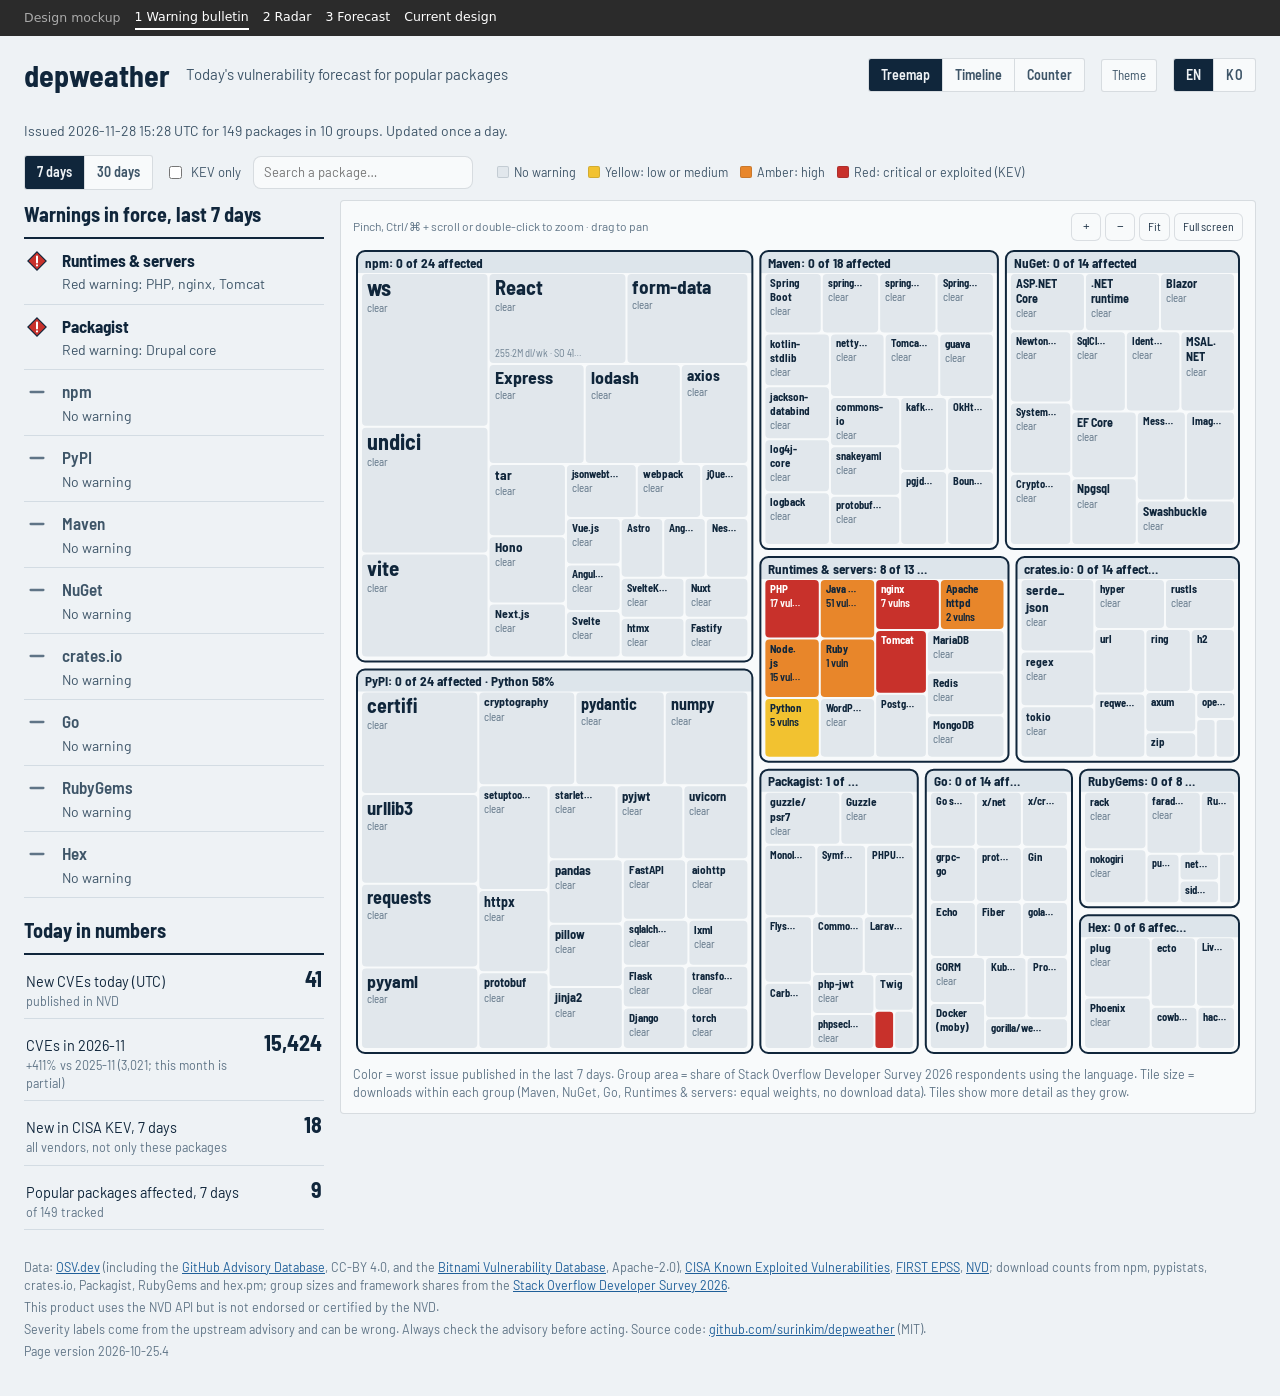
<file: mockups/1-bulletin.html>
<!doctype html>
<html lang="en">
<head>
<meta charset="utf-8">
<meta name="viewport" content="width=device-width, initial-scale=1">
<title>depweather mockup 1</title>
<meta name="description" content="Today's vulnerability forecast for popular packages">
<link rel="preconnect" href="https://fonts.googleapis.com"><link rel="preconnect" href="https://fonts.gstatic.com" crossorigin>
<link href="https://fonts.googleapis.com/css2?family=Barlow+Semi+Condensed:wght@500;600;700&family=Barlow:wght@400;500;600&display=swap" rel="stylesheet">
<style>
:root {
  color-scheme: light;
  --page: #f9f9f7;
  --surface: #fcfcfb;
  --ink: #0b0b0b;
  --ink-2: #52514e;
  --muted: #6f6d68;
  --grid: #e1e0d9;
  --axis: #c3c2b7;
  --border: rgba(11, 11, 11, 0.10);
  --accent: #2a78d6;
  --sev-0: #e6e5df;
  --sev-0-ink: #52514e;
  --sev-1: #fab219;
  --sev-1-ink: #0b0b0b;
  --sev-2: #ec835a;
  --sev-2-ink: #0b0b0b;
  --sev-3: #d03b3b;
  --sev-3-ink: #ffffff;
  --bar: #2a78d6;
  --group-line: #52514e;
  --group-head: #ecebe5;
}
@media (prefers-color-scheme: dark) {
  :root:where(:not([data-theme="light"])) {
    color-scheme: dark;
    --page: #0d0d0d;
    --surface: #1a1a19;
    --ink: #f0efec;
    --ink-2: #c3c2b7;
    --muted: #9a988f;
    --grid: #2c2c2a;
    --axis: #383835;
    --border: rgba(255, 255, 255, 0.10);
    --accent: #3987e5;
    --sev-0: #2c2c2a;
    --sev-0-ink: #c3c2b7;
    --bar: #3987e5;
    --group-line: #9a988f;
    --group-head: #262624;
  }
}
:root[data-theme="dark"] {
  color-scheme: dark;
  --page: #0d0d0d;
  --surface: #1a1a19;
  --ink: #f0efec;
  --ink-2: #c3c2b7;
  --muted: #9a988f;
  --grid: #2c2c2a;
  --axis: #383835;
  --border: rgba(255, 255, 255, 0.10);
  --accent: #3987e5;
  --sev-0: #2c2c2a;
  --sev-0-ink: #c3c2b7;
  --bar: #3987e5;
  --group-line: #9a988f;
  --group-head: #262624;
}

* { box-sizing: border-box; }
html, body { margin: 0; }
body {
  background: var(--page);
  color: var(--ink);
  font: 15px/1.45 system-ui, -apple-system, "Segoe UI", sans-serif;
  overflow-x: hidden;
  font-feature-settings: "calt" 0; /* keep "93x7" in advisory IDs from becoming "93×7" */
}
a { color: var(--accent); }
.wrap { max-width: 1920px; margin: 0 auto; padding: 0 24px; }
@media (max-width: 767px) { .wrap { padding: 0 16px; } }

header.top { display: flex; flex-wrap: wrap; align-items: center; gap: 8px 16px; padding: 18px 0 10px; }
header.top h1 { margin: 0; font-size: 22px; letter-spacing: -0.01em; }
header.top .tag { color: var(--ink-2); font-size: 14px; }
header.top .spacer { flex: 1; }
.lang button { padding: 6px 9px; font-size: 12px; font-weight: 600; letter-spacing: 0.02em; }
.meta { color: var(--muted); font-size: 13px; }

.seg { display: inline-flex; border: 1px solid var(--border); border-radius: 8px; overflow: hidden; background: var(--surface); }
.seg button {
  font: inherit; font-size: 13px; padding: 6px 12px; border: 0; background: transparent; color: var(--ink-2); cursor: pointer;
}
.seg button + button { border-left: 1px solid var(--border); }
.seg button[aria-pressed="true"] { background: var(--ink); color: var(--page); }
.iconbtn { font: inherit; font-size: 13px; padding: 6px 10px; border: 1px solid var(--border); border-radius: 8px; background: var(--surface); color: var(--ink-2); cursor: pointer; }

.stats { display: grid; grid-template-columns: repeat(4, minmax(0, 1fr)); gap: 10px; margin: 6px 0 14px; }
.stat { background: var(--surface); border: 1px solid var(--border); border-radius: 10px; padding: 12px 14px; min-width: 0; }
.stat .label { color: var(--ink-2); font-size: 12.5px; }
.stat .value { font-size: 28px; font-weight: 650; line-height: 1.2; margin-top: 2px; }
.stat .sub { color: var(--muted); font-size: 12.5px; }
.stat .na { color: var(--muted); font-size: 18px; font-weight: 500; }
@media (max-width: 767px) {
  .stats { grid-template-columns: repeat(2, minmax(0, 1fr)); }
  .stat .value { font-size: 22px; }
}

.toolbar { display: flex; flex-wrap: wrap; align-items: center; gap: 8px 12px; margin-bottom: 10px; }
.toolbar label { display: inline-flex; align-items: center; gap: 6px; font-size: 13px; color: var(--ink-2); cursor: pointer; }
.toolbar input[type="search"] {
  font: inherit; font-size: 13px; padding: 6px 10px; border: 1px solid var(--border); border-radius: 8px;
  background: var(--surface); color: var(--ink); width: 220px; max-width: 100%;
}
.legend { display: inline-flex; flex-wrap: wrap; gap: 4px 12px; font-size: 12.5px; color: var(--ink-2); }
.legend span { display: inline-flex; align-items: center; gap: 5px; }
.legend i { width: 12px; height: 12px; border-radius: 3px; display: inline-block; border: 1px solid var(--border); }

.panel { background: var(--surface); border: 1px solid var(--border); border-radius: 10px; padding: 12px; }
.panel h2 { font-size: 15px; margin: 0 0 8px; }
.panel + .panel { margin-top: 12px; }
.hint { color: var(--muted); font-size: 12.5px; margin: 8px 0 0; }

svg text { font-family: inherit; }
#treemap-box { position: relative; }
#treemap { width: 100%; display: block; user-select: none; -webkit-user-select: none; }
#treemap:focus { outline: none; }
.zoombar { display: flex; gap: 4px; align-items: center; justify-content: flex-end; margin-bottom: 6px; }
.zoombar .zhint { margin-right: auto; color: var(--muted); font-size: 12px; background: none; padding: 0; flex: 1 1 auto; min-width: 0; }
.zoombar button { white-space: nowrap; flex: none; }
.zoombar button { font: inherit; font-size: 14px; width: 30px; height: 28px; border: 1px solid var(--border); border-radius: 6px; background: var(--surface); color: var(--ink); cursor: pointer; opacity: 0.92; }
.zoombar button.wide { width: auto; padding: 0 8px; font-size: 12px; }
#tm-panel:fullscreen { background: var(--page); padding: 12px; overflow: auto; border-radius: 0; }
#tm-panel:-webkit-full-screen { background: var(--page); padding: 12px; overflow: auto; }
.zoombar span { font-size: 12px; color: var(--ink-2); background: var(--surface); padding: 2px 6px; border-radius: 6px; }
.tile { cursor: pointer; }
.tile:focus { outline: none; }
.tile:focus-visible rect.cell, .tile:hover rect.cell { stroke: var(--ink); stroke-width: 2; }

.tl-row { display: grid; grid-template-columns: 150px minmax(0, 1fr) 150px; gap: 10px; align-items: center; padding: 6px 0; border-top: 1px solid var(--grid); }
.tl-row:first-child { border-top: 0; }
.tl-row .name { font-weight: 600; font-size: 13.5px; overflow: hidden; text-overflow: ellipsis; white-space: nowrap; }
.tl-row .name small { display: block; font-weight: 400; color: var(--muted); font-size: 12px; }
.tl-row .fix { font-size: 12.5px; color: var(--ink-2); overflow-wrap: anywhere; }
.tl-row .fix b { color: var(--ink); font-weight: 600; }
.tl-row button.name { font: inherit; font-weight: 600; font-size: 13.5px; text-align: left; background: none; border: 0; padding: 0; color: var(--ink); cursor: pointer; }
.tl-row button.name:hover { text-decoration: underline; }
@media (max-width: 767px) {
  .tl-row { grid-template-columns: minmax(0, 1fr); gap: 4px; }
}
.dot { cursor: pointer; }
.dot:hover { stroke: var(--ink); stroke-width: 2; }

table.data { width: 100%; border-collapse: collapse; font-size: 13px; }
table.data th, table.data td { text-align: left; padding: 6px 8px; border-top: 1px solid var(--grid); vertical-align: top; }
table.data th { color: var(--ink-2); font-weight: 600; border-top: 0; }
table.data td.nowrap { white-space: nowrap; }
table.data td.num, table.data th.num { text-align: right; font-variant-numeric: tabular-nums; }
.scroll-x { overflow-x: auto; }
.pill { display: inline-block; padding: 0 6px; border-radius: 4px; font-size: 12px; font-weight: 600; white-space: nowrap; }
.pill.l0 { background: var(--sev-0); color: var(--sev-0-ink); }
.pill.l1 { background: var(--sev-1); color: var(--sev-1-ink); }
.pill.l2 { background: var(--sev-2); color: var(--sev-2-ink); }
.pill.l3 { background: var(--sev-3); color: var(--sev-3-ink); }
.pill.kev { background: var(--ink); color: var(--page); }

@media (max-width: 767px) {
  table.vulns thead { display: none; }
  table.vulns tr { display: block; border-top: 1px solid var(--grid); padding: 6px 0; }
  table.vulns td { display: inline-block; border: 0; padding: 2px 6px 2px 0; }
  table.vulns td.summary { display: block; }
}

#tooltip {
  position: fixed; z-index: 10; pointer-events: none; max-width: 320px;
  background: var(--surface); color: var(--ink); border: 1px solid var(--border); border-radius: 8px;
  box-shadow: 0 4px 16px rgba(0, 0, 0, 0.15); padding: 8px 10px; font-size: 12.5px; display: none;
}
#tooltip .t { font-weight: 650; font-size: 13px; }
#tooltip .m { color: var(--ink-2); }

footer { color: var(--muted); font-size: 12.5px; padding: 24px 0 32px; }
footer p { margin: 4px 0; }
.warn { color: var(--ink-2); background: var(--surface); border: 1px dashed var(--axis); border-radius: 8px; padding: 8px 10px; font-size: 13px; margin-bottom: 10px; }
[hidden] { display: none !important; }

.mocknav { display: flex; flex-wrap: wrap; gap: 4px 14px; align-items: center; font: 12.5px/1.4 system-ui, sans-serif;
  padding: 6px 24px; background: #2b2b2b; color: #ddd; }
.mocknav a { color: #fff; text-decoration: none; padding: 2px 0; border-bottom: 2px solid transparent; }
.mocknav a[aria-current] { border-bottom-color: #fff; }
.mocknav span { color: #aaa; }

:root {
  --page: #eef2f5; --surface: #f8fafb; --ink: #10263b; --ink-2: #3e5568; --muted: #5f7486;
  --grid: #d3dce3; --axis: #a9b8c4; --border: rgba(16, 38, 59, 0.14); --accent: #1f5f99;
  --sev-0: #e1e7ec; --sev-0-ink: #3e5568; --sev-1: #f2c230; --sev-1-ink: #10263b;
  --sev-2: #e8862a; --sev-2-ink: #10263b; --sev-3: #c8312b; --sev-3-ink: #ffffff;
  --bar: #1f5f99; --group-line: #10263b; --group-head: #dde5eb;
}
@media (prefers-color-scheme: dark) {
  :root:where(:not([data-theme="light"])) {
    --page: #0c1a26; --surface: #11222f; --ink: #e6eef4; --ink-2: #b5c4d0; --muted: #8095a6;
    --grid: #1e3242; --axis: #2e475a; --border: rgba(230, 238, 244, 0.12); --accent: #6aa8de;
    --sev-0: #1a2c3a; --sev-0-ink: #b5c4d0; --bar: #6aa8de; --group-line: #8fa6b8; --group-head: #162b3a;
  }
}
:root[data-theme="dark"] {
  --page: #0c1a26; --surface: #11222f; --ink: #e6eef4; --ink-2: #b5c4d0; --muted: #8095a6;
  --grid: #1e3242; --axis: #2e475a; --border: rgba(230, 238, 244, 0.12); --accent: #6aa8de;
  --sev-0: #1a2c3a; --sev-0-ink: #b5c4d0; --bar: #6aa8de; --group-line: #8fa6b8; --group-head: #162b3a;
}
body { font-family: Barlow, system-ui, sans-serif; font-size: 15.5px; }
h1, h2, .seg button, .iconbtn, .zoombar button, svg text, .bt-head, .bt-row b, .stat .value {
  font-family: "Barlow Semi Condensed", Barlow, system-ui, sans-serif; }
header.top h1 { font-size: 30px; font-weight: 700; letter-spacing: 0; }
header.top .tag { font-size: 15px; }
.seg, .iconbtn { border-radius: 3px; }
.seg button { font-size: 14px; font-weight: 600; }
.panel { border-radius: 4px; }
.meta { font-size: 14px; color: var(--ink-2); }
.warn { border-style: solid; border-color: var(--axis); background: transparent; border-radius: 3px; }

/* Bulletin layout: warnings list on the left, map on the right. */
.bulletin { display: grid; grid-template-columns: 300px minmax(0, 1fr); gap: 16px; align-items: start; }
.bulletin > aside { position: sticky; top: 12px; }
@media (max-width: 960px) { .bulletin { grid-template-columns: minmax(0, 1fr); } .bulletin > aside { position: static; } }
.bt-head { font-size: 20px; font-weight: 700; margin: 0 0 8px; }
.bt-list { list-style: none; margin: 0 0 18px; padding: 0; border-top: 2px solid var(--ink); }
.bt-row { display: grid; grid-template-columns: 26px minmax(0, 1fr); gap: 2px 10px; padding: 9px 2px; border-bottom: 1px solid var(--grid); }
.bt-row svg { grid-row: span 2; margin-top: 2px; }
.bt-row b { font-size: 17px; font-weight: 700; }
.bt-row span { color: var(--ink-2); font-size: 14px; }
.bt-row.l0 b { color: var(--ink-2); font-weight: 600; }
#stats { display: block; margin: 0; border-top: 2px solid var(--ink); }
#stats .stat { background: none; border: 0; border-bottom: 1px solid var(--grid); border-radius: 0; padding: 8px 2px;
  display: grid; grid-template-columns: minmax(0, 1fr) auto; gap: 0 10px; align-items: baseline; }
#stats .stat .label { color: var(--ink); font-size: 14.5px; }
#stats .stat .value { font-size: 22px; grid-column: 2; grid-row: 1 / span 2; }
#stats .stat .sub { font-size: 12.5px; }
.legend i { border-radius: 2px; }
:focus-visible { outline: 2px solid var(--accent); outline-offset: 2px; }

</style>
</head>
<body data-data="../data/latest.json" class="mock-bulletin">
<nav class="mocknav" aria-label="Design mockups">
  <span>Design mockup</span>
  <a href="1-bulletin.html" aria-current="page">1 Warning bulletin</a>
  <a href="2-radar.html">2 Radar</a>
  <a href="3-forecast.html">3 Forecast</a>
  <a href="../index.html">Current design</a>
</nav>
<div class="wrap">
  <header class="top">
    <h1>depweather</h1>
    <span class="tag" data-i18n="tagline">Today's vulnerability forecast for popular packages</span>
    <span class="spacer"></span>
    <div class="seg" role="group" aria-label="View">
      <button data-view="a" data-i18n="view_a">Treemap</button>
      <button data-view="c" data-i18n="view_c">Timeline</button>
      <button data-view="b" data-i18n="view_b">Counter</button>
    </div>
    <button class="iconbtn" id="theme" data-i18n="theme" data-i18n-title="theme_title" title="Toggle light / dark">Theme</button>
    <div class="seg lang" role="group" aria-label="Language">
      <button data-lang="en" lang="en">EN</button>
      <button data-lang="ko" lang="ko">KO</button>
    </div>
  </header>
  <p class="meta" id="meta" data-i18n="loading">Loading data…</p>
  <div id="warn" class="warn" hidden></div>

  <section class="stats" id="stats" aria-label="Today in numbers"></section>

  <div class="toolbar">
    <div class="seg" role="group" aria-label="Period">
      <button data-range="7" data-i18n="days7">7 days</button>
      <button data-range="30" data-i18n="days30">30 days</button>
    </div>
    <label><input type="checkbox" id="kevonly"> <span data-i18n="kev_only">KEV only</span></label>
    <input type="search" id="search" list="pkglist" data-i18n-placeholder="search" placeholder="Search a package…" aria-label="Search a package">
    <datalist id="pkglist"></datalist>
    <span class="spacer"></span>
    <span class="legend" aria-label="Color legend">
      <span><i style="background:var(--sev-0)"></i><span data-i18n="lg0">None</span></span>
      <span><i style="background:var(--sev-1)"></i><span data-i18n="lg1">Low / Medium</span></span>
      <span><i style="background:var(--sev-2)"></i><span data-i18n="lg2">High</span></span>
      <span><i style="background:var(--sev-3)"></i><span data-i18n="lg3">Critical or KEV</span></span>
    </span>
  </div>

  <main>
    <section id="view-a" hidden>
      <div class="bulletin">
      <aside id="bt-aside">
        <h2 class="bt-head" id="bt-title">Warnings in force</h2>
        <ul class="bt-list" id="bt-list"></ul>
        <h2 class="bt-head" id="stats-head">Today in numbers</h2>
      </aside>
      <div class="panel" id="tm-panel">
        <div class="zoombar">
            <span class="zhint" data-i18n="zoom_hint">Pinch, Ctrl/⌘ + scroll or double-click to zoom · drag to pan</span>
            <span id="zoom-level"></span>
            <button id="zoom-in" data-i18n-title="zoom_in" title="Zoom in" aria-label="Zoom in">+</button>
            <button id="zoom-out" data-i18n-title="zoom_out" title="Zoom out" aria-label="Zoom out">−</button>
            <button id="zoom-reset" class="wide" data-i18n="fit" data-i18n-title="fit_title" title="Reset zoom">Fit</button>
            <button id="fullscreen" class="wide" data-i18n="fullscreen" hidden>Full screen</button>
        </div>
        <div id="treemap-box">
          <svg id="treemap" tabindex="0" aria-label="Treemap of packages by ecosystem. Plus and minus keys zoom, 0 resets."></svg>
        </div>
        <p class="hint" id="treemap-hint"></p>
      </div>
      </div>
    </section>
    <section id="view-c" hidden></section>
    <section id="view-b" hidden></section>
  </main>

  <footer>
    <p data-i18n-html="footer_data"></p>
    <p>This product uses the NVD API but is not endorsed or certified by the NVD.</p>
    <p data-i18n-html="footer_disclaimer"></p>
    <p id="build"></p>
  </footer>
</div>
<div id="tooltip" role="tooltip"></div>

<script>

// Warning shapes: color is never the only signal.
function bulletinIcon(lvl, size) {
  const ns = "http://www.w3.org/2000/svg";
  const svg = document.createElementNS(ns, "svg");
  svg.setAttribute("width", size); svg.setAttribute("height", size); svg.setAttribute("viewBox", "0 0 24 24");
  svg.setAttribute("aria-hidden", "true");
  const path = (d, attrs) => { const p = document.createElementNS(ns, "path"); p.setAttribute("d", d); for (const k in attrs) p.setAttribute(k, attrs[k]); svg.append(p); };
  if (lvl === 0) { path("M5 12h14", { stroke: "var(--muted)", "stroke-width": 2.5, "stroke-linecap": "round" }); return svg; }
  // Fixed navy outline and mark so the shape reads on light and dark grounds alike.
  const fill = `var(--sev-${lvl})`, edge = "#10263b";
  if (lvl === 3) path("M12 2 22 12 12 22 2 12Z", { fill, stroke: edge, "stroke-width": 1.2 });
  else path("M12 3 22.5 21H1.5Z", { fill, stroke: edge, "stroke-width": 1.2 });
  path(lvl === 3 ? "M12 7v6.5M12 16.6v.4" : "M12 9v5.5M12 17.6v.4", { stroke: lvl === 3 ? "#fff" : edge, "stroke-width": 2.2, "stroke-linecap": "round" });
  return svg;
}
window.DW = {
  afterRender() {
    const aside = document.querySelector("#bt-aside");
    if (!aside || !DATA) return;
    if (!aside.contains(document.querySelector("#stats"))) aside.append(document.querySelector("#stats-head"), document.querySelector("#stats"));
    const ko = LANG === "ko";
    const names = ko ? ["특보 없음", "노랑 특보", "주황 특보", "빨강 특보"] : ["No warning", "Yellow warning", "Amber warning", "Red warning"];
    const rows = DATA.ecosystems.map((e) => {
      const hit = e.packages.map((p) => ({ p, lvl: pkgLevel(pkgVulns(p)) })).filter((x) => x.lvl).sort((a, b) => b.lvl - a.lvl);
      return { e, lvl: hit.length ? hit[0].lvl : 0, hit };
    }).sort((a, b) => b.lvl - a.lvl || b.hit.length - a.hit.length);
    const list = document.querySelector("#bt-list");
    list.replaceChildren();
    for (const r of rows) {
      const li = document.createElement("li");
      li.className = "bt-row l" + r.lvl;
      li.append(bulletinIcon(r.lvl, 22));
      const b = document.createElement("b");
      b.textContent = r.e.label;
      const span = document.createElement("span");
      const worst = r.hit.filter((x) => x.lvl === r.lvl).map((x) => x.p.label);
      span.textContent = r.lvl ? `${names[r.lvl]}: ${worst.slice(0, 3).join(", ")}${worst.length > 3 ? (ko ? ` 외 ${worst.length - 3}개` : ` and ${worst.length - 3} more`) : ""}` : names[0];
      li.append(b, span);
      list.append(li);
    }
    document.querySelector("#bt-title").textContent = ko ? `발효 중인 특보, 최근 ${state.range}일` : `Warnings in force, last ${state.range} days`;
    document.querySelector("#stats-head").textContent = ko ? "오늘의 수치" : "Today in numbers";
  },
  tileDecor(node, { lvl, x, y, w, h, ink }) {
    if (!lvl || w < 70 || h < 56) return;
    const icon = bulletinIcon(lvl, 18);
    icon.setAttribute("x", x + w - 25); icon.setAttribute("y", y + h - 25);
    node.append(icon);
  },
};

</script>
<script>
"use strict";

// Shown in the footer, so a stale cached copy of the page is easy to spot.
const BUILD = "2026-10-25.4";

// Raise a vulnerability one color level when its EPSS score is at least this
// value (e.g. 0.1). null keeps the color on severity and KEV only.
const EPSS_BUMP_THRESHOLD = null;

const SEV_LEVEL = { NONE: 0, UNKNOWN: 1, LOW: 1, MEDIUM: 1, MODERATE: 1, HIGH: 2, CRITICAL: 3 };
const PREFS_KEY = "depweather:prefs";
const DAY = 86400000;

// Design mockups (mockups/*.html) reuse this page: they point DATA_URL elsewhere
// with <body data-data="…"> and plug in through window.DW hooks.
const DATA_URL = document.body.dataset.data || "data/latest.json";
const HOOKS = window.DW || {};

const state = { view: "a", range: 7, kevOnly: false, pkg: null };
let DATA = null;
let PKGS = new Map();   // key -> {eco, pkg}
let NOW = Date.now();
let LANG = "en";

// ------------------------------------------------------------ i18n

// Advisory text (IDs, summaries, severities) comes from the data and stays in English.
const I18N = {
  en: {
    tagline: "Today's vulnerability forecast for popular packages",
    view_a: "Treemap", view_c: "Timeline", view_b: "Counter",
    theme: "Theme", theme_title: "Toggle light / dark",
    loading: "Loading data…",
    load_error: "Could not load data/latest.json. Run collect/collect.py first.",
    meta: (d, n, e) => `Updated ${d} UTC · ${n} popular packages in ${e} ecosystems`,
    warn: (list) => `Not in this snapshot: ${list} (the source could not be reached when the data was collected). Fields from it show as n/a.`,
    days7: "7 days", days30: "30 days", kev_only: "KEV only", search: "Search a package…",
    lg0: "None", lg1: "Low / Medium", lg2: "High", lg3: "Critical or KEV",
    level: ["None", "Low / Medium", "High", "Critical"],
    st_today: "New CVEs today (UTC)", st_today_sub: "published in NVD", nvd_na: "NVD count unavailable",
    st_month: (m) => `CVEs in ${m}`,
    st_yoy: (pct, ym, n) => `${pct} vs ${ym} (${n}; this month is partial)`,
    st_kev: "New in CISA KEV, 7 days", st_kev_sub: "all vendors, not only these packages", kev_na: "KEV feed unavailable",
    st_aff: "Popular packages affected, 7 days", st_aff_sub: (n) => `of ${n} tracked`,
    zoom_hint: "Pinch, Ctrl/⌘ + scroll or double-click to zoom · drag to pan",
    zoom_in: "Zoom in", zoom_out: "Zoom out", fit: "Fit", fit_title: "Reset zoom",
    fullscreen: "Full screen", exit_fullscreen: "Exit full screen",
    tm_hint: (r, kev, survey, fixed) =>
      `Color = worst issue published in the last ${r} days${kev ? " (KEV only)" : ""}. ` +
      `Group area = share of ${survey} respondents using the language. ` +
      `Tile size = downloads within each group${fixed ? ` (${fixed}: equal weights, no download data)` : ""}. ` +
      `Tiles show more detail as they grow.`,
    group_head: (label, a, n) => `${label} · ${a}/${n} affected`,
    vulns: (n) => `${n} vuln${n > 1 ? "s" : ""}`, clear: "clear",
    sev_short: ["", "low/med", "high", "crit"],
    fixed_short: "Fixed", fixed_in: "Fixed in", no_fixed: "No fixed version listed",
    pop: { wk: "dl/wk", "30d": "dl/30d", "90d": "dl/90d", total: "dl total" },
    pop_fmt: (num, unit) => `${num} ${unit}`,
    pop_long: { wk: "downloads last week", "30d": "downloads in 30 days", "90d": "downloads in 90 days", total: "downloads all time" },
    so_short: (s) => `SO ${s}%`,
    tip_count: (n, r) => `${n} in the last ${r} days`,
    tip_worst: "Worst", tip_size: "Size", fixed_weight: "fixed weight",
    tip_survey: (s, name) => `Used by ${s}% of ${name} respondents (web frameworks)`,
    tip_click: "Click for timeline",
    today: "today", days_ago: (d) => `${d}d ago`,
    no_pkg: (p) => `No package <b>${p}</b> in the tracked list.`, show_all: "Show all",
    tl_head: "Last 30 days, packages with issues",
    tl_none: (kev) => `No vulnerabilities in the last 30 days${kev ? " in KEV" : ""}.`,
    issues: (n) => `${n} issue${n === 1 ? "" : "s"}`,
    tl_hint: "Each dot is one advisory on the day it was published; the dashed line marks 7 days ago. Hover for details, click to open on OSV.",
    all_pkgs: "← All packages",
    issues_30: (n) => `${n} issue${n === 1 ? "" : "s"} in 30 days`,
    at_worst: (l) => `${l} at worst`,
    pkg_none: (p, kev) => `No advisories published for ${p} in the last 30 days${kev ? " in KEV" : ""}.`,
    th: { published: "Published", advisory: "Advisory", severity: "Severity", fixed: "Fixed in", summary: "Summary" },
    b_month_head: "CVEs published per month (NVD)",
    b_month_na: "Monthly counts are not available in this snapshot (the NVD API could not be reached when the data was collected).",
    b_month_tip: (n, partial) => `${n} CVEs${partial ? " (month to date)" : ""}`,
    b_month_hint: (stale) => `The last bar is the current month so far.${stale ? " Counts are from an earlier run; NVD was unreachable this time." : ""}`,
    b_eco_head: "Last 7 days by ecosystem (tracked packages only)",
    b_th: { eco: "Ecosystem", n: "New advisories", crit: "Critical", pk: "Packages affected" },
    b_kev_head: "Added to CISA KEV in the last 7 days (all vendors)",
    b_kev_th: { added: "Added", vendor: "Vendor / product", name: "Name" },
    footer_data: `Data: <a href="https://osv.dev">OSV.dev</a> (including the <a href="https://github.com/github/advisory-database">GitHub Advisory Database</a>, CC-BY 4.0, and the <a href="https://github.com/bitnami/vulndb">Bitnami Vulnerability Database</a>, Apache-2.0),
      <a href="https://www.cisa.gov/known-exploited-vulnerabilities-catalog">CISA Known Exploited Vulnerabilities</a>,
      <a href="https://www.first.org/epss/">FIRST EPSS</a>, <a href="https://nvd.nist.gov">NVD</a>;
      download counts from npm, pypistats, crates.io, Packagist, RubyGems and hex.pm;
      group sizes and framework shares from the <a href="https://survey.stackoverflow.co/2026/technology/data">Stack Overflow Developer Survey 2026</a>.`,
    footer_disclaimer: `Severity labels come from the upstream advisory and can be wrong. Always check the advisory before acting.
      Source code: <a href="https://github.com/surinkim/depweather">github.com/surinkim/depweather</a> (MIT).`,
    build: (b) => `Page version ${b}`,
  },
  ko: {
    tagline: "인기 패키지의 오늘 취약점 예보",
    view_a: "트리맵", view_c: "타임라인", view_b: "카운터",
    theme: "테마", theme_title: "라이트 / 다크 전환",
    loading: "데이터를 불러오는 중…",
    load_error: "data/latest.json을 불러오지 못했습니다. 먼저 collect/collect.py를 실행하세요.",
    meta: (d, n, e) => `${d} UTC 업데이트 · 생태계 ${e}개, 인기 패키지 ${n}개`,
    warn: (list) => `이번 데이터에 빠진 소스: ${list} (수집 당시 접속하지 못했습니다). 해당 값은 n/a로 표시됩니다.`,
    days7: "7일", days30: "30일", kev_only: "KEV만", search: "패키지 검색…",
    lg0: "없음", lg1: "낮음·중간", lg2: "높음", lg3: "치명 또는 KEV",
    level: ["없음", "낮음·중간", "높음", "치명"],
    st_today: "오늘 신규 CVE (UTC)", st_today_sub: "NVD 공개 기준", nvd_na: "NVD 집계 없음",
    st_month: (m) => `${m} CVE`,
    st_yoy: (pct, ym, n) => `${ym} 대비 ${pct} (${n}건, 이번 달은 진행 중)`,
    st_kev: "CISA KEV 신규 (7일)", st_kev_sub: "전체 벤더 기준 (추적 패키지 외 포함)", kev_na: "KEV 피드 없음",
    st_aff: "영향받은 인기 패키지 (7일)", st_aff_sub: (n) => `추적 중인 ${n}개 중`,
    zoom_hint: "핀치, Ctrl/⌘+스크롤, 더블클릭으로 확대 · 드래그로 이동",
    zoom_in: "확대", zoom_out: "축소", fit: "전체", fit_title: "확대 초기화",
    fullscreen: "전체 화면", exit_fullscreen: "전체 화면 종료",
    tm_hint: (r, kev, survey, fixed) =>
      `색 = 최근 ${r}일 동안 공개된 취약점 중 가장 심각한 것${kev ? " (KEV만)" : ""}. ` +
      `그룹 면적 = ${survey} 응답자 중 해당 언어 사용 비율. ` +
      `타일 크기 = 그룹 안에서의 다운로드 수${fixed ? ` (${fixed}: 다운로드 데이터가 없어 같은 크기)` : ""}. ` +
      `확대할수록 타일에 정보가 더 표시됩니다.`,
    group_head: (label, a, n) => `${label} · 영향 ${a}/${n}`,
    vulns: (n) => `취약점 ${n}건`, clear: "없음",
    sev_short: ["", "낮음·중간", "높음", "치명"],
    fixed_short: "수정", fixed_in: "수정 버전", no_fixed: "수정 버전 정보 없음",
    pop: { wk: "주간 다운로드", "30d": "30일 다운로드", "90d": "90일 다운로드", total: "누적 다운로드" },
    pop_fmt: (num, unit) => `${unit} ${num}`,
    pop_long: { wk: "지난주 다운로드", "30d": "30일 다운로드", "90d": "90일 다운로드", total: "누적 다운로드" },
    so_short: (s) => `SO 설문 ${s}%`,
    tip_count: (n, r) => `최근 ${r}일 ${n}건`,
    tip_worst: "가장 심각", tip_size: "크기", fixed_weight: "고정 가중치",
    tip_survey: (s, name) => `${name} 응답자 ${s}%가 사용 (웹 프레임워크)`,
    tip_click: "클릭하면 타임라인으로 이동",
    today: "오늘", days_ago: (d) => `${d}일 전`,
    no_pkg: (p) => `추적 목록에 <b>${p}</b> 패키지가 없습니다.`, show_all: "전체 보기",
    tl_head: "최근 30일, 취약점이 있는 패키지",
    tl_none: (kev) => `최근 30일 동안 ${kev ? "KEV에 오른 " : ""}취약점이 없습니다.`,
    issues: (n) => `${n}건`,
    tl_hint: "점 하나가 공개일에 나온 권고 하나입니다. 점선은 7일 전입니다. 마우스를 올리면 상세 정보, 클릭하면 OSV에서 열립니다.",
    all_pkgs: "← 전체 패키지",
    issues_30: (n) => `30일 동안 ${n}건`,
    at_worst: (l) => `최고 단계: ${l}`,
    pkg_none: (p, kev) => `최근 30일 동안 ${p}에 공개된 ${kev ? "KEV " : ""}권고가 없습니다.`,
    th: { published: "공개일", advisory: "권고", severity: "심각도", fixed: "수정 버전", summary: "요약" },
    b_month_head: "월별 CVE 공개 건수 (NVD)",
    b_month_na: "이번 데이터에는 월별 건수가 없습니다 (수집 당시 NVD API에 접속하지 못했습니다).",
    b_month_tip: (n, partial) => `CVE ${n}건${partial ? " (이번 달 현재까지)" : ""}`,
    b_month_hint: (stale) => `마지막 막대는 이번 달 현재까지입니다.${stale ? " 이번에는 NVD에 접속하지 못해 이전 수집 값을 보여줍니다." : ""}`,
    b_eco_head: "생태계별 최근 7일 (추적 패키지만)",
    b_th: { eco: "생태계", n: "신규 권고", crit: "치명", pk: "영향받은 패키지" },
    b_kev_head: "최근 7일 CISA KEV 추가 (전체 벤더)",
    b_kev_th: { added: "추가일", vendor: "벤더 / 제품", name: "이름" },
    footer_data: `데이터: <a href="https://osv.dev">OSV.dev</a> (<a href="https://github.com/github/advisory-database">GitHub Advisory Database</a> CC-BY 4.0, <a href="https://github.com/bitnami/vulndb">Bitnami Vulnerability Database</a> Apache-2.0 포함),
      <a href="https://www.cisa.gov/known-exploited-vulnerabilities-catalog">CISA Known Exploited Vulnerabilities</a>,
      <a href="https://www.first.org/epss/">FIRST EPSS</a>, <a href="https://nvd.nist.gov">NVD</a>.
      다운로드 수: npm, pypistats, crates.io, Packagist, RubyGems, hex.pm.
      그룹 크기와 프레임워크 사용 비율: <a href="https://survey.stackoverflow.co/2026/technology/data">Stack Overflow Developer Survey 2026</a>.`,
    footer_disclaimer: `심각도는 원 권고의 값이며 틀릴 수 있습니다. 조치 전에 반드시 원 권고를 확인하세요.
      소스 코드: <a href="https://github.com/surinkim/depweather">github.com/surinkim/depweather</a> (MIT).`,
    build: (b) => `페이지 버전 ${b}`,
  },
};

function t(key, ...args) {
  const v = I18N[LANG][key] ?? I18N.en[key];
  return typeof v === "function" ? v(...args) : v;
}

function applyStaticText() {
  document.documentElement.lang = LANG;
  document.querySelectorAll("[data-i18n]").forEach((el) => { el.textContent = t(el.dataset.i18n); });
  document.querySelectorAll("[data-i18n-html]").forEach((el) => { el.innerHTML = t(el.dataset.i18nHtml); });
  document.querySelectorAll("[data-i18n-title]").forEach((el) => { el.title = t(el.dataset.i18nTitle); });
  document.querySelectorAll("[data-i18n-placeholder]").forEach((el) => { el.placeholder = t(el.dataset.i18nPlaceholder); });
  document.querySelectorAll("[data-lang]").forEach((b) => b.setAttribute("aria-pressed", b.dataset.lang === LANG));
  $("#build").textContent = t("build", BUILD);
  if (DATA) renderMeta();
  updateFullscreenLabel();
}

// ------------------------------------------------------------ helpers

const $ = (sel) => document.querySelector(sel);
const esc = (s) => String(s ?? "").replace(/[&<>"']/g, (c) => ({ "&": "&amp;", "<": "&lt;", ">": "&gt;", '"': "&quot;", "'": "&#39;" }[c]));
const fmt = (n) => n == null ? null : n.toLocaleString("en-US");
const compact = new Intl.NumberFormat("en", { notation: "compact", maximumFractionDigits: 1 });
const svgEl = (tag, attrs = {}) => {
  const el = document.createElementNS("http://www.w3.org/2000/svg", tag);
  for (const [k, v] of Object.entries(attrs)) el.setAttribute(k, v);
  return el;
};

function readPrefs() {
  try { return JSON.parse(localStorage.getItem(PREFS_KEY)) || {}; } catch { return {}; }
}
function writePrefs() {
  try {
    localStorage.setItem(PREFS_KEY, JSON.stringify({ view: state.view, range: state.range, lang: LANG, theme: document.documentElement.dataset.theme || null }));
  } catch { /* storage unavailable */ }
}

function vulnLevel(v) {
  if (v.kev) return 3;
  let lvl = SEV_LEVEL[v.severity] ?? 1;
  if (EPSS_BUMP_THRESHOLD != null && v.epss != null && v.epss >= EPSS_BUMP_THRESHOLD) lvl = Math.min(3, lvl + 1);
  return lvl;
}
function inRange(v, days) { return NOW - Date.parse(v.published) <= days * DAY; }
function pkgVulns(p, days = state.range) {
  return p.vulns.filter((v) => inRange(v, days) && (!state.kevOnly || v.kev));
}
function pkgLevel(vulns) { return vulns.reduce((m, v) => Math.max(m, vulnLevel(v)), 0); }

function cmpVersion(a, b) {
  const pa = a.split(/[.\-+]/), pb = b.split(/[.\-+]/);
  for (let i = 0; i < Math.max(pa.length, pb.length); i++) {
    const x = pa[i] ?? "", y = pb[i] ?? "";
    const nx = Number(x), ny = Number(y);
    const d = (!isNaN(nx) && !isNaN(ny)) ? nx - ny : x.localeCompare(y);
    if (d) return d;
  }
  return 0;
}
function fixedList(vulns) {
  const set = new Set();
  vulns.forEach((v) => v.fixed.forEach((f) => set.add(f)));
  return [...set].sort(cmpVersion).reverse();
}

// The collector describes each download metric in English; map it to a unit key.
function popUnit(src) {
  if (!src || src === "fixed weight") return null;
  if (src.includes("last week")) return "wk";
  if (src.includes("30 days")) return "30d";
  if (src.includes("90 days")) return "90d";
  if (src.includes("all time")) return "total";
  return "wk";
}

// ------------------------------------------------------------ tooltip

const tip = $("#tooltip");
function showTip(html, ev) {
  tip.innerHTML = html;
  tip.style.display = "block";
  moveTip(ev);
}
function moveTip(ev) {
  const pad = 14, r = tip.getBoundingClientRect();
  let x = ev.clientX + pad, y = ev.clientY + pad;
  if (x + r.width > innerWidth - 8) x = ev.clientX - r.width - pad;
  if (y + r.height > innerHeight - 8) y = ev.clientY - r.height - pad;
  tip.style.left = Math.max(8, x) + "px";
  tip.style.top = Math.max(8, y) + "px";
}
function hideTip() { tip.style.display = "none"; }

function vulnTip(v, p) {
  const lvl = vulnLevel(v);
  return `<div class="t">${esc(v.id)}${p ? " · " + esc(p.label) : ""}</div>
    <div>${esc(v.summary)}</div>
    <div class="m">${esc(v.published.slice(0, 10))} · <span class="pill l${lvl}">${esc(v.severity)}</span>
    ${v.cvss != null ? " CVSS " + v.cvss : ""}${v.epss != null ? " · EPSS " + (v.epss * 100).toFixed(1) + "%" : ""}
    ${v.kev ? ' · <span class="pill kev">KEV</span>' : ""}</div>
    ${v.fixed.length ? `<div class="m">${t("fixed_in")} ${esc(v.fixed.join(", "))}</div>` : ""}`;
}

// ------------------------------------------------------------ stats

function renderMeta() {
  const gen = new Date(DATA.generated_at).toISOString().slice(0, 16).replace("T", " ");
  $("#meta").textContent = t("meta", gen, DATA.summary.tracked_packages, DATA.ecosystems.length);
  const missing = Object.entries(DATA.sources).filter(([, s]) => !s.ok).map(([k]) => ({ osv: "OSV", kev: "CISA KEV", epss: "FIRST EPSS", nvd: "NVD" }[k] || k));
  const w = $("#warn");
  w.hidden = !missing.length;
  if (missing.length) w.textContent = t("warn", missing.join(", "));
}

function renderStats() {
  const s = DATA.summary;
  const tile = (label, value, sub) => `<div class="stat"><div class="label">${esc(label)}</div>
    <div class="value">${value == null ? '<span class="na">n/a</span>' : esc(value)}</div><div class="sub">${esc(sub)}</div></div>`;
  let yoy = t("nvd_na");
  if (s.month_cves != null && s.month_cves_last_year) {
    const pct = Math.round((s.month_cves / s.month_cves_last_year - 1) * 100);
    yoy = t("st_yoy", `${pct >= 0 ? "+" : ""}${pct}%`, `${s.month.slice(0, 4) - 1}-${s.month.slice(5)}`, fmt(s.month_cves_last_year));
  }
  $("#stats").innerHTML =
    tile(t("st_today"), fmt(s.today_cves), s.today_cves == null ? t("nvd_na") : t("st_today_sub")) +
    tile(t("st_month", s.month), fmt(s.month_cves), yoy) +
    tile(t("st_kev"), fmt(s.kev_new_7d), s.kev_new_7d == null ? t("kev_na") : t("st_kev_sub")) +
    tile(t("st_aff"), s.affected_packages_7d, t("st_aff_sub", s.tracked_packages));
}

// ------------------------------------------------------------ A: treemap

// Squarified treemap (Bruls, Huizing, van Wijk). items: [{value, ...}] -> adds x, y, w, h.
function squarify(items, x, y, w, h) {
  const total = items.reduce((s, d) => s + d.value, 0);
  if (!total || w <= 0 || h <= 0) return items;
  const scale = (w * h) / total;
  const nodes = items.map((d) => ({ d, area: d.value * scale })).sort((a, b) => b.area - a.area);
  let row = [], rect = { x, y, w, h };
  const worst = (r, side) => {
    const s = r.reduce((a, n) => a + n.area, 0), max = Math.max(...r.map((n) => n.area)), min = Math.min(...r.map((n) => n.area));
    return Math.max((side * side * max) / (s * s), (s * s) / (side * side * min));
  };
  const layoutRow = (r) => {
    const s = r.reduce((a, n) => a + n.area, 0);
    if (rect.w >= rect.h) {
      const rw = s / rect.h; let yy = rect.y;
      r.forEach((n) => { const hh = n.area / rw; Object.assign(n.d, { x: rect.x, y: yy, w: rw, h: hh }); yy += hh; });
      rect = { x: rect.x + rw, y: rect.y, w: rect.w - rw, h: rect.h };
    } else {
      const rh = s / rect.w; let xx = rect.x;
      r.forEach((n) => { const ww = n.area / rh; Object.assign(n.d, { x: xx, y: rect.y, w: ww, h: rh }); xx += ww; });
      rect = { x: rect.x, y: rect.y + rh, w: rect.w, h: rect.h - rh };
    }
  };
  for (const n of nodes) {
    const side = Math.min(rect.w, rect.h);
    if (!row.length || worst([...row, n], side) <= worst(row, side)) row.push(n);
    else { layoutRow(row); row = [n]; }
  }
  if (row.length) layoutRow(row);
  return items;
}

// The treemap is laid out once in "world" coordinates (the box size at zoom 1)
// and drawn in screen coordinates for the current zoom. Text is always drawn at
// a fixed screen size, so zooming in makes room for more of it on each tile.
const zoom = { k: 1, tx: 0, ty: 0 };
const ZOOM_MAX = 8;
const HEAD = 22;            // group header height, world px
const GROUP_GAP = 4;        // space between ecosystem groups, world px (half on each side)
const GROUP_PAD = 4;        // space between a group's border and its tiles, world px
let layout = null;          // { W, H, groups: [{ eco, x, y, w, h, tiles: [{ p, x, y, w, h }] }] }
let tmDragged = false;
let tmClickTimer = 0;       // a single click opens the timeline unless a double-click (zoom) follows

const isFullscreen = () => (document.fullscreenElement || document.webkitFullscreenElement) === $("#tm-panel");

function computeLayout() {
  const box = $("#treemap-box");
  const W = Math.max(280, box.clientWidth);
  let H;
  if (isFullscreen()) H = Math.max(400, innerHeight - box.getBoundingClientRect().top - 16);
  else if (W < 600) H = Math.round(W * 1.6);
  // Fill most of the window height on large screens, but never go flatter than 0.6.
  else H = Math.max(600, Math.min(1500, Math.round(Math.max(W * 0.6, innerHeight * 0.9))));
  // Group area follows the share of Stack Overflow 2026 respondents who use the
  // ecosystem's language. The floor keeps small ecosystems (Hex) findable.
  // A group with no language of its own (runtimes & servers) has a fixed `area` instead.
  const share = (e) => e.survey_share || e.area || 10;
  const total = DATA.ecosystems.reduce((s, e) => s + share(e), 0);
  const groups = squarify(DATA.ecosystems.map((e) => ({ value: Math.max(share(e) / total, 0.035), eco: e })), 0, 0, W, H);
  for (const g of groups) {
    const ptotal = g.eco.packages.reduce((s, p) => s + p.popularity, 0) || 1;
    // Floor each tile at 2% of its group so small packages stay clickable.
    g.tiles = g.eco.packages.map((p) => ({ value: Math.max(p.popularity / ptotal, 0.02), p }));
    const inset = GROUP_GAP + GROUP_PAD;
    squarify(g.tiles, g.x + inset, g.y + GROUP_GAP + HEAD, g.w - inset * 2, g.h - GROUP_GAP - HEAD - inset);
  }
  layout = { W, H, groups };
}

function clampZoom() {
  const { W, H } = layout;
  zoom.k = Math.min(ZOOM_MAX, Math.max(1, zoom.k));
  zoom.tx = Math.min(0, Math.max(W - W * zoom.k, zoom.tx));
  zoom.ty = Math.min(0, Math.max(H - H * zoom.k, zoom.ty));
}

function zoomAt(factor, sx, sy) {
  const k0 = zoom.k;
  zoom.k = Math.min(ZOOM_MAX, Math.max(1, k0 * factor));
  const f = zoom.k / k0;
  zoom.tx = sx - (sx - zoom.tx) * f;
  zoom.ty = sy - (sy - zoom.ty) * f;
  clampZoom();
  scheduleTreemap();
}

let tmFrame = 0;
function scheduleTreemap() {
  if (!tmFrame) tmFrame = requestAnimationFrame(() => { tmFrame = 0; drawTreemap(); });
}

function renderTreemap() {
  computeLayout();
  clampZoom();
  drawTreemap();
  const fixedEcos = DATA.ecosystems.filter((e) => e.packages.every((p) => p.popularity_source === "fixed weight")).map((e) => e.label);
  $("#treemap-hint").textContent = t("tm_hint", state.range, state.kevOnly, DATA.survey ? DATA.survey.name : "survey", fixedEcos.join(", "));
}

// Text width estimate for the system sans; bold text runs a little wider.
const CHAR_W = 0.56, CHAR_W_BOLD = 0.6;

function fitText(s, width, fs, cw = CHAR_W) {
  const max = Math.floor(width / (fs * cw) + 1e-6);   // the epsilon keeps an exact fit from losing a character
  if (max < 2) return "";
  return s.length > max ? s.slice(0, max - 1) + "…" : s;
}

function wrapText(s, width, fs, lines) {
  const max = Math.floor(width / (fs * CHAR_W));
  const out = [];
  let cur = "";
  for (const word of s.split(/\s+/)) {
    if ((cur + " " + word).trim().length > max) {
      if (cur) out.push(cur);
      cur = word;
      if (out.length === lines) break;
    } else cur = (cur + " " + word).trim();
  }
  if (out.length < lines && cur) out.push(cur);
  if (out.length === lines && out.join(" ").length < s.length) out[lines - 1] = fitText(out[lines - 1] + "…", width, fs);
  return out.slice(0, lines).map((l) => fitText(l, width, fs));
}

// Split a package name in two at a natural break (space, -, ., /, …) near the
// middle. Returns null when there is none; cutting inside a word reads badly.
function splitName(s) {
  const mid = s.length / 2;
  let best = -1;
  for (let i = 1; i < s.length - 1; i++) {
    if (" /-._@:".includes(s[i]) && (best < 0 || Math.abs(i - mid) < Math.abs(best - mid))) best = i;
  }
  if (best < 0 || Math.abs(best - mid) > s.length * 0.3) return null;
  const cut = s[best] === " " ? best : best + 1;
  return [s.slice(0, cut).trim(), s.slice(cut).trim()];
}

// Largest font (up to maxFs) that shows the whole name in one or two lines.
function nameLayout(label, iw, ih, maxFs) {
  const one = Math.min(maxFs, iw / (label.length * CHAR_W_BOLD));
  if (one >= 11 || label.length < 6) return { fs: Math.max(10, one), lines: [fitText(label, iw, Math.max(10, one), CHAR_W_BOLD)] };
  const parts = splitName(label);
  const two = parts ? Math.min(maxFs, iw / (Math.max(...parts.map((p) => p.length)) * CHAR_W_BOLD)) : 0;
  if (two >= 11 && ih >= two * 2.3) return { fs: two, lines: parts };
  return { fs: 10.5, lines: [fitText(label, iw, 10.5, CHAR_W_BOLD)] };
}

function drawTreemap() {
  if (!layout) return;
  const svg = $("#treemap");
  const { W, H, groups } = layout;
  const { k, tx, ty } = zoom;
  svg.setAttribute("viewBox", `0 0 ${W} ${H}`);
  svg.setAttribute("height", H);
  svg.style.touchAction = k > 1 ? "none" : "pan-x pan-y";
  $("#zoom-level").textContent = k > 1.01 ? `${k.toFixed(1)}×` : "";
  svg.replaceChildren();
  const X = (x) => x * k + tx, Y = (y) => y * k + ty;
  const visible = (x, y, w, h) => x + w > 0 && y + h > 0 && x < W && y < H;

  for (const g of groups) {
    const gx = X(g.x), gy = Y(g.y), gw = g.w * k, gh = g.h * k;
    if (!visible(gx, gy, gw, gh)) continue;
    const grp = svgEl("g");
    // Each ecosystem gets a header band and a strong outline, so groups read as
    // separate areas rather than as more tiles.
    const gap = GROUP_GAP * k, bx = gx + gap, by = gy + gap, bw = Math.max(0, gw - gap * 2), bh = Math.max(0, gh - gap * 2);
    const headH = HEAD * k;
    grp.append(svgEl("rect", { x: bx, y: by, width: bw, height: bh, rx: 8, fill: "var(--surface)" }));
    grp.append(svgEl("path", { d: `M${bx} ${by + headH}V${by + 8}a8 8 0 0 1 8 -8H${bx + bw - 8}a8 8 0 0 1 8 8V${by + headH}Z`, fill: "var(--group-head)" }));
    const affected = g.eco.packages.filter((p) => pkgVulns(p).length).length;
    const hfs = Math.min(15, Math.max(11, headH * 0.6));
    if (headH >= 14 && gw > 40) {
      const head = svgEl("text", { x: Math.max(bx, 0) + 8, y: by + Math.min(headH, 30) / 2 + hfs * 0.36 + 1, "font-size": hfs, "font-weight": 700, fill: "var(--ink)" });
      const base = t("group_head", g.eco.label, affected, g.eco.packages.length);
      const extra = g.eco.survey_share ? ` · ${g.eco.languages} ${g.eco.survey_share}%` : "";
      const full = base + extra;
      head.textContent = full.length * hfs * CHAR_W_BOLD < bw - 16 ? full : fitText(base, bw - 16, hfs, CHAR_W_BOLD);
      grp.append(head);
    }
    for (const tile of g.tiles) drawTile(grp, g, tile, X(tile.x), Y(tile.y), tile.w * k, tile.h * k, visible);
    // The outline goes on top so tiles never cover it.
    grp.append(svgEl("rect", { x: bx, y: by, width: bw, height: bh, rx: 8, fill: "none", stroke: "var(--group-line)", "stroke-width": 2, "pointer-events": "none" }));
    svg.append(grp);
  }
}

function drawTile(grp, g, tile, x, y, w, h, visible) {
  if (!visible(x, y, w, h)) return;
  const p = tile.p;
  const vulns = pkgVulns(p), lvl = pkgLevel(vulns);
  const kevs = vulns.filter((v) => v.kev).length;
  const node = svgEl("g", { class: "tile", tabindex: 0, role: "button", "aria-label": `${p.label}: ${t("vulns", vulns.length)}, ${t("level")[lvl]}` });
  // --sev-kev lets a theme give KEV its own color; by default KEV shares the critical red.
  const fill = kevs ? "var(--sev-kev, var(--sev-3))" : `var(--sev-${lvl})`;
  node.append(svgEl("rect", { class: "cell", x: x + 1, y: y + 1, width: Math.max(0, w - 2), height: Math.max(0, h - 2), rx: Math.min(4, w / 6), fill }));
  // Gray tiles take the page ink for the name so it reads as strongly as on colored ones.
  const ink = kevs ? "var(--sev-kev-ink, var(--sev-3-ink))" : lvl ? `var(--sev-${lvl}-ink)` : "var(--ink)";
  const subInk = lvl ? ink : "var(--muted)";
  const pad = 6, iw = w - pad * 2;
  let cy = y + pad - 1;
  const line = (text, fs, weight = 400, fill = ink, opacity = 1) => {
    if (!text || cy + fs > y + h - 3) return false;
    cy += fs;
    const el = svgEl("text", { x: x + pad, y: cy - fs * 0.16, "font-size": fs, "font-weight": weight, fill, opacity });
    el.textContent = text;
    node.append(el);
    cy += 3;
    return true;
  };
  if (w >= 28 && h >= 15) {
    const name = nameLayout(p.label, iw, h - pad * 2, Math.max(11, Math.min(22, Math.sqrt(w * h) / 5.5)));
    for (const l of name.lines) line(l, name.fs, 700);
    if (w >= 52 && h >= cy - y + 14) {
      line(fitText(vulns.length ? `${t("vulns", vulns.length)}${kevs ? " · KEV" : ""}` : t("clear"), iw, 11), 11, vulns.length ? 600 : 400, subInk);
    }
    if (w >= 120 && h >= 70 && vulns.length) {
      const by = [3, 2, 1].map((l) => [l, vulns.filter((v) => vulnLevel(v) === l).length]).filter(([, n]) => n);
      line(fitText(by.map(([l, n]) => `${n} ${t("sev_short")[l]}`).join(" · "), iw, 11), 11, 400, ink, 0.85);
      const f = fixedList(vulns);
      if (f.length) line(fitText(`${t("fixed_short")}: ${f.slice(0, 4).join(", ")}`, iw, 11), 11, 400, ink, 0.85);
    }
    if (w >= 170 && h >= 120 && vulns.length) {
      const top = [...vulns].sort((a, b) => vulnLevel(b) - vulnLevel(a) || b.published.localeCompare(a.published))[0];
      cy += 3;
      line(fitText(`${top.id} · ${top.severity}`, iw, 11), 11, 650);
      const room = Math.floor((y + h - cy - 20) / 14);
      for (const l of wrapText(top.summary, iw, 11, Math.max(0, Math.min(5, room)))) line(l, 11, 400, ink, 0.9);
    }
    if (w >= 130 && h >= 90) {
      const bits = [];
      const unit = popUnit(p.popularity_source);
      if (unit) bits.push(t("pop_fmt", compact.format(p.popularity), t("pop")[unit]));
      if (p.survey) bits.push(t("so_short", p.survey));
      if (bits.length) {
        const el = svgEl("text", { x: x + pad, y: y + h - 7, "font-size": 10.5, fill: subInk, opacity: 0.85 });
        el.textContent = fitText(bits.join(" · "), iw, 10.5);
        node.append(el);
      }
    }
  }
  if (HOOKS.tileDecor) HOOKS.tileDecor(node, { lvl, kevs, x, y, w, h, ink });
  node.addEventListener("mousemove", (ev) => {
    const top = [...vulns].sort((a, b) => vulnLevel(b) - vulnLevel(a))[0];
    const unit = popUnit(p.popularity_source);
    showTip(`<div class="t">${esc(p.label)} <span class="m">${esc(g.eco.label)}${p.label !== p.name ? " · " + esc(p.name) : ""}</span></div>
      <div>${t("tip_count", vulns.length, state.range)} · <span class="pill l${lvl}">${t("level")[lvl]}</span>${kevs ? ' <span class="pill kev">KEV</span>' : ""}</div>
      ${top ? `<div class="m">${t("tip_worst")}: ${esc(top.id)} — ${esc(top.summary)}</div>` : ""}
      <div class="m">${t("tip_size")}: ${unit ? esc(compact.format(p.popularity)) + " " + esc(t("pop_long")[unit]) : t("fixed_weight")}</div>
      ${p.survey ? `<div class="m">${esc(t("tip_survey", p.survey, DATA.survey ? DATA.survey.name : "survey"))}</div>` : ""}
      <div class="m">${t("tip_click")}</div>`, ev);
  });
  node.addEventListener("mouseleave", hideTip);
  const open = () => { hideTip(); setState({ view: "c", pkg: p.key }); };
  node.addEventListener("click", (ev) => {
    if (tmDragged || ev.detail > 1) return;
    clearTimeout(tmClickTimer);
    tmClickTimer = setTimeout(open, 250);
  });
  node.addEventListener("keydown", (ev) => { if (ev.key === "Enter" || ev.key === " ") { ev.preventDefault(); open(); } });
  grp.append(node);
}

function updateFullscreenLabel() {
  const b = $("#fullscreen");
  if (b) b.textContent = isFullscreen() ? t("exit_fullscreen") : t("fullscreen");
}

function initTreemapZoom() {
  const svg = $("#treemap");
  const toLocal = (ev) => {
    const r = svg.getBoundingClientRect();
    return [(ev.clientX - r.left) * (layout.W / r.width), (ev.clientY - r.top) * (layout.H / r.height)];
  };
  svg.addEventListener("wheel", (ev) => {
    if (!layout || !(ev.ctrlKey || ev.metaKey)) return;   // plain wheel keeps scrolling the page
    ev.preventDefault();
    const [sx, sy] = toLocal(ev);
    // About 1.4x per mouse-wheel notch (deltaY ~100); trackpad pinches send small deltas.
    const dy = ev.deltaMode === 1 ? ev.deltaY * 33 : ev.deltaY;
    zoomAt(Math.min(1.4, Math.max(1 / 1.4, Math.pow(2, -dy / 200))), sx, sy);
  }, { passive: false });
  svg.addEventListener("dblclick", (ev) => {
    clearTimeout(tmClickTimer);
    if (!layout) return;
    ev.preventDefault();
    const [sx, sy] = toLocal(ev);
    zoomAt(ev.shiftKey ? 0.5 : 2, sx, sy);
  });

  const pointers = new Map();
  let start = null;
  svg.addEventListener("pointerdown", (ev) => {
    if (!layout) return;
    pointers.set(ev.pointerId, toLocal(ev));
    tmDragged = false;
    start = { zoom: { ...zoom }, pts: new Map(pointers) };
  });
  svg.addEventListener("pointermove", (ev) => {
    if (!pointers.has(ev.pointerId) || !start) return;
    pointers.set(ev.pointerId, toLocal(ev));
    const pts = [...pointers.values()], first = [...start.pts.values()];
    if (pts.length >= 2 && first.length >= 2) {
      const d0 = Math.hypot(first[0][0] - first[1][0], first[0][1] - first[1][1]) || 1;
      const d1 = Math.hypot(pts[0][0] - pts[1][0], pts[0][1] - pts[1][1]);
      const c0 = [(first[0][0] + first[1][0]) / 2, (first[0][1] + first[1][1]) / 2];
      const c1 = [(pts[0][0] + pts[1][0]) / 2, (pts[0][1] + pts[1][1]) / 2];
      const k = Math.min(ZOOM_MAX, Math.max(1, start.zoom.k * d1 / d0)), f = k / start.zoom.k;
      Object.assign(zoom, { k, tx: c1[0] - (c0[0] - start.zoom.tx) * f, ty: c1[1] - (c0[1] - start.zoom.ty) * f });
      tmDragged = true;
    } else if (pts.length === 1 && start.zoom.k > 1) {
      const p0 = start.pts.get(ev.pointerId);
      if (!p0) return;
      const dx = pts[0][0] - p0[0], dy = pts[0][1] - p0[1];
      if (Math.hypot(dx, dy) < 4 && !tmDragged) return;
      tmDragged = true;
      hideTip();
      Object.assign(zoom, { tx: start.zoom.tx + dx, ty: start.zoom.ty + dy });
    } else return;
    clampZoom();
    scheduleTreemap();
  });
  const end = (ev) => {
    pointers.delete(ev.pointerId);
    start = pointers.size ? { zoom: { ...zoom }, pts: new Map(pointers) } : null;
    setTimeout(() => { if (!pointers.size) tmDragged = false; }, 0);
  };
  svg.addEventListener("pointerup", end);
  svg.addEventListener("pointercancel", end);
  svg.addEventListener("keydown", (ev) => {
    if (ev.key === "+" || ev.key === "=") zoomAt(1.5, layout.W / 2, layout.H / 2);
    else if (ev.key === "-" || ev.key === "_") zoomAt(1 / 1.5, layout.W / 2, layout.H / 2);
    else if (ev.key === "0") { Object.assign(zoom, { k: 1, tx: 0, ty: 0 }); scheduleTreemap(); }
  });
  $("#zoom-in").onclick = () => layout && zoomAt(1.6, layout.W / 2, layout.H / 2);
  $("#zoom-out").onclick = () => layout && zoomAt(1 / 1.6, layout.W / 2, layout.H / 2);
  $("#zoom-reset").onclick = () => { Object.assign(zoom, { k: 1, tx: 0, ty: 0 }); scheduleTreemap(); };

  // Element full screen is missing on iPhone Safari; the button stays hidden there.
  const panel = $("#tm-panel");
  const request = panel.requestFullscreen || panel.webkitRequestFullscreen;
  if (request) {
    const fsBtn = $("#fullscreen");
    fsBtn.hidden = false;
    fsBtn.onclick = () => {
      if (isFullscreen()) (document.exitFullscreen || document.webkitExitFullscreen).call(document);
      else request.call(panel);
    };
    const onChange = () => { Object.assign(zoom, { k: 1, tx: 0, ty: 0 }); updateFullscreenLabel(); if (state.view === "a" && DATA) renderTreemap(); };
    document.addEventListener("fullscreenchange", onChange);
    document.addEventListener("webkitfullscreenchange", onChange);
  }
}

// ------------------------------------------------------------ C: timeline

function timelineSvg(vulns, width, opts = {}) {
  const days = 30, padL = 2, padR = 8, r = (opts.r || 5) - (width < 400 ? 1 : 0), step = r * 2 + 2;
  const maxStack = opts.maxStack || 99;
  const byDay = new Map();
  for (const v of vulns) {
    const d = Math.min(days, Math.max(0, Math.floor((NOW - Date.parse(v.published)) / DAY)));
    if (!byDay.has(d)) byDay.set(d, []);
    byDay.get(d).push(v);
  }
  const tallest = Math.min(maxStack, Math.max(1, ...[...byDay.values()].map((a) => a.length)));
  const axisH = opts.axis ? 18 : 0;
  const H = tallest * step + 6 + axisH;
  const svg = svgEl("svg", { width: "100%", height: H, viewBox: `0 0 ${width} ${H}`, preserveAspectRatio: "none" });
  const xOf = (d) => padL + r + (width - padL - padR - r * 2) * (1 - d / days);
  const base = H - axisH - 3 - r;
  svg.append(svgEl("line", { x1: padL, x2: width - padR, y1: base + r + 2, y2: base + r + 2, stroke: "var(--axis)" }));
  svg.append(svgEl("line", { x1: xOf(7), x2: xOf(7), y1: 0, y2: base + r + 2, stroke: "var(--grid)", "stroke-dasharray": "3 3" }));
  if (opts.axis) {
    for (const d of [30, 21, 14, 7, 0]) {
      const el = svgEl("text", { x: xOf(d), y: H - 4, "font-size": 11, fill: "var(--muted)", "text-anchor": d === 30 ? "start" : d === 0 ? "end" : "middle" });
      el.textContent = d === 0 ? t("today") : t("days_ago", d);
      svg.append(el);
    }
  }
  for (const [d, list] of byDay) {
    list.sort((a, b) => vulnLevel(b) - vulnLevel(a));
    list.slice(0, maxStack).forEach((v, i) => {
      const lvl = vulnLevel(v);
      const c = svgEl("circle", { class: "dot", cx: xOf(d), cy: base - i * step, r, fill: `var(--sev-${lvl})`, stroke: "var(--surface)", "stroke-width": 1.5 });
      c.addEventListener("mousemove", (ev) => showTip(vulnTip(v, opts.pkg), ev));
      c.addEventListener("mouseleave", hideTip);
      c.addEventListener("click", () => window.open(v.url, "_blank", "noopener"));
      svg.append(c);
    });
    if (list.length > maxStack) {
      const el = svgEl("text", { x: xOf(d) + r + 2, y: base - (maxStack - 1) * step + 4, "font-size": 10, fill: "var(--muted)" });
      el.textContent = `+${list.length - maxStack}`;
      svg.append(el);
    }
  }
  return svg;
}

function fixedHtml(f, max) {
  if (!f.length) return t("no_fixed");
  const shown = max ? f.slice(0, max) : f;
  return `${t("fixed_in")} <b>${esc(shown.join(", "))}</b>${f.length > shown.length ? ` +${f.length - shown.length}` : ""}`;
}

function renderTimeline() {
  const root = $("#view-c");
  root.replaceChildren();
  const entry = state.pkg && PKGS.get(state.pkg);
  if (state.pkg && !entry) {
    root.innerHTML = `<div class="panel"><p>${t("no_pkg", esc(state.pkg))} <a href="#" id="clearpkg">${t("show_all")}</a></p></div>`;
    $("#clearpkg").onclick = (e) => { e.preventDefault(); setState({ pkg: null }); };
    return;
  }
  if (entry) return renderPackage(root, entry);

  const panel = document.createElement("div");
  panel.className = "panel";
  panel.innerHTML = `<h2>${t("tl_head")}</h2>`;
  const rows = [];
  for (const e of DATA.ecosystems) for (const p of e.packages) {
    const vulns = pkgVulns(p, 30);
    if (vulns.length) rows.push({ e, p, vulns, lvl: pkgLevel(pkgVulns(p, state.range)), lvl30: pkgLevel(vulns) });
  }
  rows.sort((a, b) => b.lvl - a.lvl || b.lvl30 - a.lvl30 || b.vulns.length - a.vulns.length);
  if (!rows.length) panel.insertAdjacentHTML("beforeend", `<p>${t("tl_none", state.kevOnly)}</p>`);
  const list = document.createElement("div");
  for (const r of rows) {
    const row = document.createElement("div");
    row.className = "tl-row";
    const name = document.createElement("button");
    name.className = "name";
    name.innerHTML = `${esc(r.p.label)}<small>${esc(r.e.label)} · ${t("issues", r.vulns.length)}</small>`;
    name.onclick = () => setState({ pkg: r.p.key });
    const plot = document.createElement("div");
    const fix = document.createElement("div");
    fix.className = "fix";
    fix.innerHTML = fixedHtml(fixedList(r.vulns), 3);
    row.append(name, plot, fix);
    list.append(row);
    r.plot = plot;
  }
  panel.append(list);
  panel.insertAdjacentHTML("beforeend", `<p class="hint">${t("tl_hint")}</p>`);
  root.append(panel);
  for (const r of rows) r.plot.append(timelineSvg(r.vulns, Math.max(200, r.plot.clientWidth), { maxStack: 4, pkg: r.p }));
}

function renderPackage(root, { eco, pkg }) {
  const vulns = pkgVulns(pkg, 30);
  const panel = document.createElement("div");
  panel.className = "panel";
  const lvl = pkgLevel(vulns);
  panel.innerHTML = `<p style="margin:0 0 6px"><a href="#" id="allpkgs">${t("all_pkgs")}</a></p>
    <h2>${esc(pkg.label)} <span class="meta">${esc(eco.label)} · ${esc(pkg.name)}</span></h2>
    <div class="tl-row" style="border:0"><div class="name">${t("issues_30", vulns.length)}<small>${lvl ? t("at_worst", t("level")[lvl]) : t("clear")}</small></div>
    <div id="pkgplot"></div><div class="fix">${fixedHtml(fixedList(vulns))}</div></div>`;
  root.append(panel);
  $("#allpkgs").onclick = (e) => { e.preventDefault(); setState({ pkg: null }); };
  const plot = $("#pkgplot");
  plot.append(timelineSvg(vulns, Math.max(220, plot.clientWidth), { axis: true, r: 6, pkg }));

  const box = document.createElement("div");
  box.className = "panel scroll-x";
  const th = t("th");
  if (!vulns.length) {
    box.innerHTML = `<p>${t("pkg_none", esc(pkg.label), state.kevOnly)}</p>`;
  } else {
    box.innerHTML = `<table class="data vulns"><thead><tr><th>${th.published}</th><th>${th.advisory}</th><th>${th.severity}</th><th class="num">CVSS</th><th class="num">EPSS</th><th>${th.fixed}</th><th>${th.summary}</th></tr></thead><tbody>
      ${vulns.map((v) => `<tr><td class="nowrap">${esc(v.published.slice(0, 10))}</td>
        <td class="nowrap"><a href="${esc(v.url)}" target="_blank" rel="noopener">${esc(v.id)}</a>${v.cves.length ? `<br><span class="meta">${esc(v.cves.join(", "))}</span>` : ""}</td>
        <td><span class="pill l${vulnLevel(v)}">${esc(v.severity)}</span>${v.kev ? ' <span class="pill kev">KEV</span>' : ""}</td>
        <td class="num">${v.cvss ?? "–"}</td><td class="num">${v.epss != null ? (v.epss * 100).toFixed(1) + "%" : "–"}</td>
        <td>${esc(v.fixed.join(", ") || "–")}</td><td class="summary">${esc(v.summary)}</td></tr>`).join("")}
      </tbody></table>`;
  }
  root.append(box);
}

// ------------------------------------------------------------ B: counter

function renderCounter() {
  const root = $("#view-b");
  root.replaceChildren();
  const bars = document.createElement("div");
  bars.className = "panel";
  bars.innerHTML = `<h2>${t("b_month_head")}</h2>`;
  const months = (DATA.monthly || []).filter((m) => m.count != null);
  if (!months.length) {
    bars.insertAdjacentHTML("beforeend", `<p class="meta">${t("b_month_na")}</p>`);
  } else {
    const W = Math.max(300, root.clientWidth - 24), H = 220, padL = 44, padB = 22, padT = 18;
    const max = Math.max(...months.map((m) => m.count));
    const nice = Math.pow(10, Math.floor(Math.log10(max))) * (max / Math.pow(10, Math.floor(Math.log10(max))) > 5 ? 2 : 1);
    const top = Math.ceil(max / nice) * nice;
    const svg = svgEl("svg", { width: "100%", height: H, viewBox: `0 0 ${W} ${H}`, role: "img", "aria-label": t("b_month_head") });
    for (let v = 0; v <= top; v += nice) {
      const y = padT + (H - padT - padB) * (1 - v / top);
      svg.append(svgEl("line", { x1: padL, x2: W, y1: y, y2: y, stroke: v ? "var(--grid)" : "var(--axis)" }));
      const el = svgEl("text", { x: padL - 6, y: y + 4, "font-size": 11, fill: "var(--muted)", "text-anchor": "end" });
      el.textContent = v >= 1000 ? (v / 1000) + "k" : v;
      svg.append(el);
    }
    const bw = (W - padL) / months.length;
    months.forEach((m, i) => {
      const h = (H - padT - padB) * (m.count / top), x = padL + i * bw + 2, y = H - padB - h;
      const partial = i === months.length - 1;
      const r = svgEl("rect", { x, y, width: Math.max(2, bw - 4), height: h, rx: 3, fill: "var(--bar)", opacity: partial ? 0.55 : 1 });
      r.addEventListener("mousemove", (ev) => showTip(`<div class="t">${m.month}</div><div>${t("b_month_tip", fmt(m.count), partial)}</div>`, ev));
      r.addEventListener("mouseleave", hideTip);
      svg.append(r);
      if (bw > 34 || i % 2 === 0) {
        const el = svgEl("text", { x: x + (bw - 4) / 2, y: H - 6, "font-size": 11, fill: "var(--muted)", "text-anchor": "middle" });
        el.textContent = m.month.slice(5) === "01" || i === 0 ? m.month.slice(2).replace("-", "/") : m.month.slice(5);
        svg.append(el);
      }
    });
    bars.append(svg);
    bars.insertAdjacentHTML("beforeend", `<p class="hint">${t("b_month_hint", DATA.monthly_is_stale)}</p>`);
  }
  root.append(bars);

  const tbl = document.createElement("div");
  tbl.className = "panel scroll-x";
  const rows = DATA.ecosystems.map((e) => {
    const all = e.packages.flatMap((p) => p.vulns.filter((v) => inRange(v, 7)));
    return { e, n: all.length, crit: all.filter((v) => v.severity === "CRITICAL").length, kev: all.filter((v) => v.kev).length,
      pk: e.packages.filter((p) => p.vulns.some((v) => inRange(v, 7))).length };
  });
  const bth = t("b_th");
  tbl.innerHTML = `<h2>${t("b_eco_head")}</h2>
    <table class="data"><thead><tr><th>${bth.eco}</th><th class="num">${bth.n}</th><th class="num">${bth.crit}</th><th class="num">KEV</th><th class="num">${bth.pk}</th></tr></thead>
    <tbody>${rows.map((r) => `<tr><td>${esc(r.e.label)}</td><td class="num">${r.n}</td><td class="num">${r.crit}</td><td class="num">${r.kev}</td><td class="num">${r.pk} / ${r.e.packages.length}</td></tr>`).join("")}</tbody></table>`;
  root.append(tbl);

  if (DATA.kev_recent && DATA.kev_recent.length) {
    const k = document.createElement("div");
    k.className = "panel scroll-x";
    const kth = t("b_kev_th");
    k.innerHTML = `<h2>${t("b_kev_head")}</h2>
      <table class="data"><thead><tr><th>${kth.added}</th><th>CVE</th><th>${kth.vendor}</th><th>${kth.name}</th></tr></thead><tbody>
      ${DATA.kev_recent.map((x) => `<tr><td class="nowrap">${esc(x.date_added)}</td><td class="nowrap"><a href="https://nvd.nist.gov/vuln/detail/${esc(x.cve)}" target="_blank" rel="noopener">${esc(x.cve)}</a></td><td>${esc(x.vendor)} ${esc(x.product)}</td><td>${esc(x.name)}</td></tr>`).join("")}
      </tbody></table>`;
    root.append(k);
  }
}

// ------------------------------------------------------------ state

function readUrl() {
  const q = new URLSearchParams(location.search);
  const out = {};
  if (["a", "b", "c"].includes(q.get("view"))) out.view = q.get("view");
  if (q.get("pkg")) { out.pkg = q.get("pkg"); out.view = out.view || "c"; }
  if (["7", "30"].includes(q.get("range"))) out.range = Number(q.get("range"));
  if (q.get("kev") === "1") out.kevOnly = true;
  if (q.get("lang") in I18N) out.lang = q.get("lang");
  return out;
}
function writeUrl(push) {
  const q = new URLSearchParams();
  q.set("view", state.view);
  if (state.pkg) q.set("pkg", state.pkg);
  if (state.range !== 7) q.set("range", state.range);
  if (state.kevOnly) q.set("kev", "1");
  if (new URLSearchParams(location.search).has("lang")) q.set("lang", LANG);
  const url = `${location.pathname}?${q}`;
  if (url !== location.pathname + location.search) history[push ? "pushState" : "replaceState"](null, "", url);
}

function setState(patch, push = true) {
  Object.assign(state, patch);
  writeUrl(push);
  writePrefs();
  render();
}

function setLang(lang) {
  LANG = lang;
  writePrefs();
  writeUrl(false);
  applyStaticText();
  render();
}

function render() {
  document.querySelectorAll("[data-view]").forEach((b) => b.setAttribute("aria-pressed", b.dataset.view === state.view));
  document.querySelectorAll("[data-range]").forEach((b) => b.setAttribute("aria-pressed", Number(b.dataset.range) === state.range));
  $("#kevonly").checked = state.kevOnly;
  for (const v of ["a", "b", "c"]) $("#view-" + v).hidden = state.view !== v;
  if (!DATA) return;
  renderStats();
  if (state.view === "a") renderTreemap();
  if (state.view === "b") renderCounter();
  if (state.view === "c") renderTimeline();
  if (HOOKS.afterRender) HOOKS.afterRender();
}

function initControls() {
  initTreemapZoom();
  document.querySelectorAll("[data-view]").forEach((b) => b.onclick = () => setState({ view: b.dataset.view, pkg: b.dataset.view === "c" ? state.pkg : null }));
  document.querySelectorAll("[data-range]").forEach((b) => b.onclick = () => setState({ range: Number(b.dataset.range) }, false));
  document.querySelectorAll("[data-lang]").forEach((b) => b.onclick = () => setLang(b.dataset.lang));
  $("#kevonly").onchange = (e) => setState({ kevOnly: e.target.checked }, false);
  $("#search").addEventListener("change", (e) => {
    const q = e.target.value.trim().toLowerCase();
    if (!q) return;
    const hit = [...PKGS.keys()].find((k) => k.toLowerCase() === q)
      || [...PKGS.entries()].find(([, v]) => v.pkg.label.toLowerCase() === q || v.pkg.name.toLowerCase() === q)?.[0]
      || [...PKGS.keys()].find((k) => k.toLowerCase().includes(q));
    setState({ view: "c", pkg: hit || q });
    e.target.value = "";
  });
  $("#theme").onclick = () => {
    const root = document.documentElement;
    const dark = root.dataset.theme ? root.dataset.theme === "dark" : matchMedia("(prefers-color-scheme: dark)").matches;
    root.dataset.theme = dark ? "light" : "dark";
    writePrefs();
  };
  addEventListener("popstate", () => { Object.assign(state, { view: "a", pkg: null, range: 7, kevOnly: false }, readUrl()); render(); });
  let timer;
  addEventListener("resize", () => {
    clearTimeout(timer);
    timer = setTimeout(() => {
      // A new width means a new layout; a height-only change (mobile URL bar) keeps the zoom.
      if (layout && $("#treemap-box").clientWidth !== layout.W) Object.assign(zoom, { k: 1, tx: 0, ty: 0 });
      render();
    }, 150);
  });
}

async function main() {
  const prefs = readPrefs();
  if (prefs.theme === "dark" || prefs.theme === "light") document.documentElement.dataset.theme = prefs.theme;
  const fromUrl = readUrl();
  LANG = fromUrl.lang || (prefs.lang in I18N ? prefs.lang : null) || ((navigator.language || "").toLowerCase().startsWith("ko") ? "ko" : "en");
  state.view = fromUrl.view || prefs.view || (innerWidth < 768 ? "c" : "a");
  state.range = fromUrl.range || prefs.range || 7;
  state.kevOnly = !!fromUrl.kevOnly;
  state.pkg = fromUrl.pkg || null;
  applyStaticText();
  initControls();
  render();
  try {
    const r = await fetch(DATA_URL, { cache: "no-cache" });
    if (!r.ok) throw new Error(r.status);
    DATA = await r.json();
  } catch (e) {
    $("#meta").textContent = t("load_error");
    return;
  }
  NOW = Date.parse(DATA.generated_at);
  for (const e of DATA.ecosystems) for (const p of e.packages) PKGS.set(p.key, { eco: e, pkg: p });
  $("#pkglist").innerHTML = [...PKGS.values()].map(({ eco, pkg }) => `<option value="${esc(pkg.key)}">${esc(pkg.label)} (${esc(eco.label)})</option>`).join("");
  renderMeta();
  render();
}
main();
</script>
<script>

Object.assign(I18N.en, {
  meta: (d, n, e) => `Issued ${d} UTC for ${n} packages in ${e} groups. Updated once a day.`,
  lg0: "No warning", lg1: "Yellow: low or medium", lg2: "Amber: high", lg3: "Red: critical or exploited (KEV)",
  group_head: (label, a, n) => `${label}: ${a} of ${n} affected`,
});
Object.assign(I18N.ko, {
  meta: (d, n, e) => `${d} UTC 발표. ${e}개 그룹, ${n}개 패키지 대상. 하루 한 번 갱신.`,
  lg0: "특보 없음", lg1: "노랑: 낮음·중간", lg2: "주황: 높음", lg3: "빨강: 치명 또는 실제 악용(KEV)",
  group_head: (label, a, n) => `${label}: ${n}개 중 ${a}개 영향`,
});
applyStaticText();

</script>
</body>
</html>
</file>
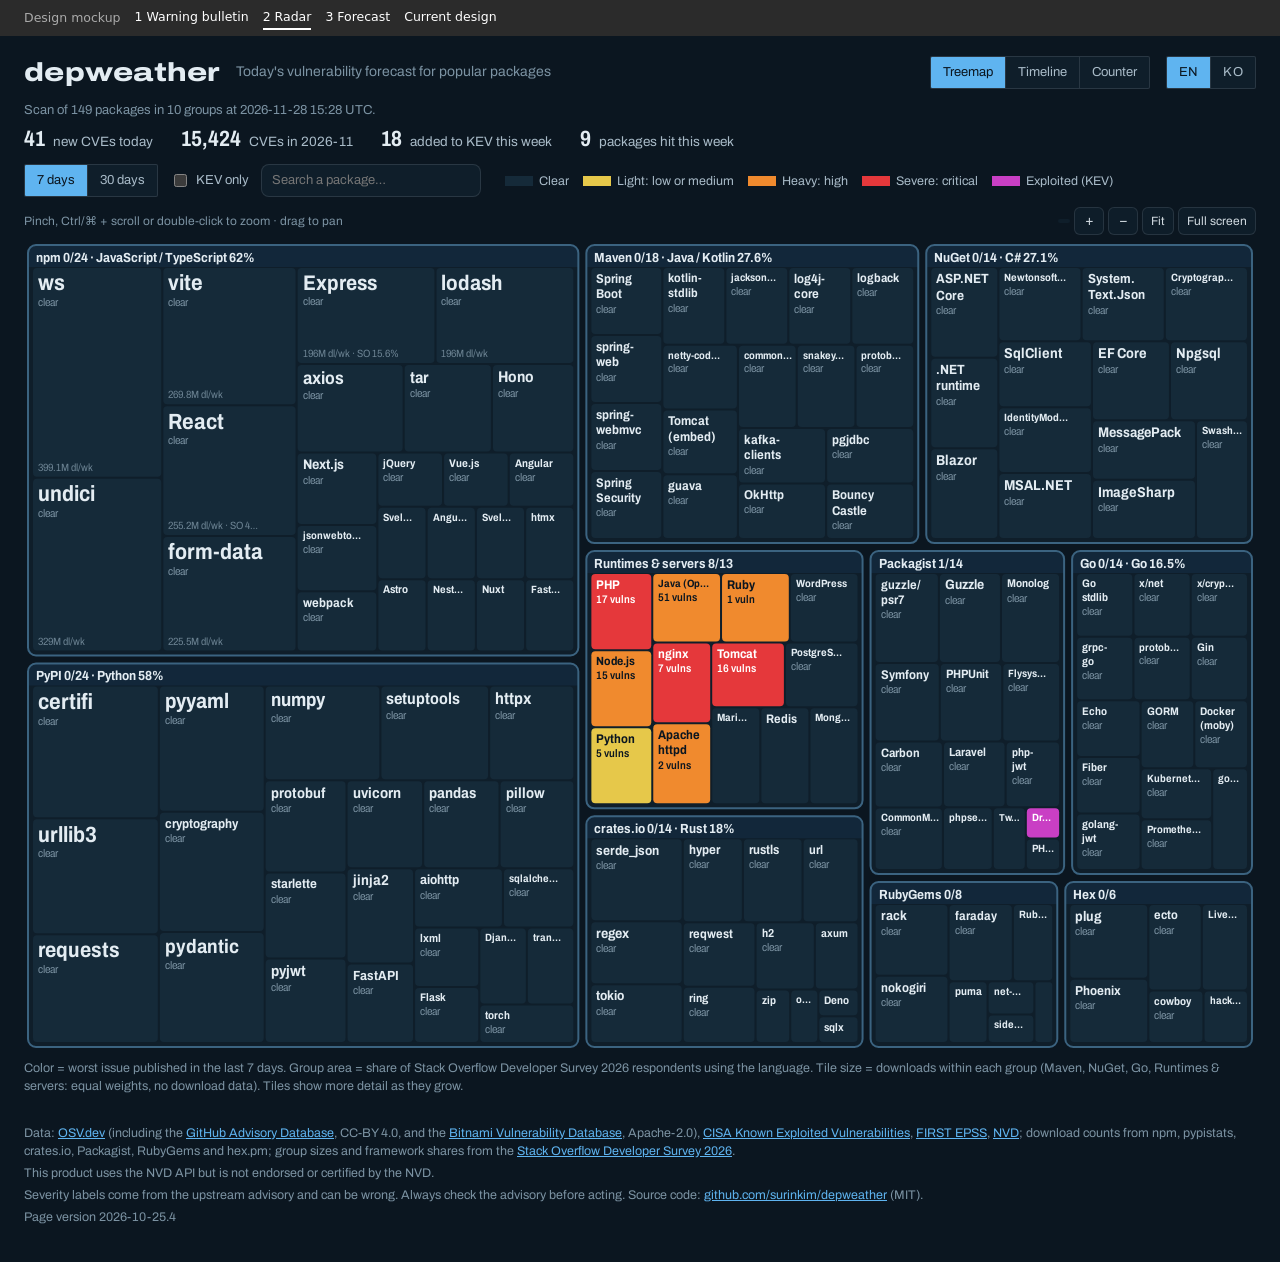
<file: mockups/2-radar.html>
<!doctype html>
<html lang="en">
<head>
<meta charset="utf-8">
<meta name="viewport" content="width=device-width, initial-scale=1">
<title>depweather mockup 2</title>
<meta name="description" content="Today's vulnerability forecast for popular packages">
<link rel="preconnect" href="https://fonts.googleapis.com"><link rel="preconnect" href="https://fonts.gstatic.com" crossorigin>
<link href="https://fonts.googleapis.com/css2?family=Archivo:wdth,wght@62..125,400..800&display=swap" rel="stylesheet">
<style>
:root {
  color-scheme: light;
  --page: #f9f9f7;
  --surface: #fcfcfb;
  --ink: #0b0b0b;
  --ink-2: #52514e;
  --muted: #6f6d68;
  --grid: #e1e0d9;
  --axis: #c3c2b7;
  --border: rgba(11, 11, 11, 0.10);
  --accent: #2a78d6;
  --sev-0: #e6e5df;
  --sev-0-ink: #52514e;
  --sev-1: #fab219;
  --sev-1-ink: #0b0b0b;
  --sev-2: #ec835a;
  --sev-2-ink: #0b0b0b;
  --sev-3: #d03b3b;
  --sev-3-ink: #ffffff;
  --bar: #2a78d6;
  --group-line: #52514e;
  --group-head: #ecebe5;
}
@media (prefers-color-scheme: dark) {
  :root:where(:not([data-theme="light"])) {
    color-scheme: dark;
    --page: #0d0d0d;
    --surface: #1a1a19;
    --ink: #f0efec;
    --ink-2: #c3c2b7;
    --muted: #9a988f;
    --grid: #2c2c2a;
    --axis: #383835;
    --border: rgba(255, 255, 255, 0.10);
    --accent: #3987e5;
    --sev-0: #2c2c2a;
    --sev-0-ink: #c3c2b7;
    --bar: #3987e5;
    --group-line: #9a988f;
    --group-head: #262624;
  }
}
:root[data-theme="dark"] {
  color-scheme: dark;
  --page: #0d0d0d;
  --surface: #1a1a19;
  --ink: #f0efec;
  --ink-2: #c3c2b7;
  --muted: #9a988f;
  --grid: #2c2c2a;
  --axis: #383835;
  --border: rgba(255, 255, 255, 0.10);
  --accent: #3987e5;
  --sev-0: #2c2c2a;
  --sev-0-ink: #c3c2b7;
  --bar: #3987e5;
  --group-line: #9a988f;
  --group-head: #262624;
}

* { box-sizing: border-box; }
html, body { margin: 0; }
body {
  background: var(--page);
  color: var(--ink);
  font: 15px/1.45 system-ui, -apple-system, "Segoe UI", sans-serif;
  overflow-x: hidden;
  font-feature-settings: "calt" 0; /* keep "93x7" in advisory IDs from becoming "93×7" */
}
a { color: var(--accent); }
.wrap { max-width: 1920px; margin: 0 auto; padding: 0 24px; }
@media (max-width: 767px) { .wrap { padding: 0 16px; } }

header.top { display: flex; flex-wrap: wrap; align-items: center; gap: 8px 16px; padding: 18px 0 10px; }
header.top h1 { margin: 0; font-size: 22px; letter-spacing: -0.01em; }
header.top .tag { color: var(--ink-2); font-size: 14px; }
header.top .spacer { flex: 1; }
.lang button { padding: 6px 9px; font-size: 12px; font-weight: 600; letter-spacing: 0.02em; }
.meta { color: var(--muted); font-size: 13px; }

.seg { display: inline-flex; border: 1px solid var(--border); border-radius: 8px; overflow: hidden; background: var(--surface); }
.seg button {
  font: inherit; font-size: 13px; padding: 6px 12px; border: 0; background: transparent; color: var(--ink-2); cursor: pointer;
}
.seg button + button { border-left: 1px solid var(--border); }
.seg button[aria-pressed="true"] { background: var(--ink); color: var(--page); }
.iconbtn { font: inherit; font-size: 13px; padding: 6px 10px; border: 1px solid var(--border); border-radius: 8px; background: var(--surface); color: var(--ink-2); cursor: pointer; }

.stats { display: grid; grid-template-columns: repeat(4, minmax(0, 1fr)); gap: 10px; margin: 6px 0 14px; }
.stat { background: var(--surface); border: 1px solid var(--border); border-radius: 10px; padding: 12px 14px; min-width: 0; }
.stat .label { color: var(--ink-2); font-size: 12.5px; }
.stat .value { font-size: 28px; font-weight: 650; line-height: 1.2; margin-top: 2px; }
.stat .sub { color: var(--muted); font-size: 12.5px; }
.stat .na { color: var(--muted); font-size: 18px; font-weight: 500; }
@media (max-width: 767px) {
  .stats { grid-template-columns: repeat(2, minmax(0, 1fr)); }
  .stat .value { font-size: 22px; }
}

.toolbar { display: flex; flex-wrap: wrap; align-items: center; gap: 8px 12px; margin-bottom: 10px; }
.toolbar label { display: inline-flex; align-items: center; gap: 6px; font-size: 13px; color: var(--ink-2); cursor: pointer; }
.toolbar input[type="search"] {
  font: inherit; font-size: 13px; padding: 6px 10px; border: 1px solid var(--border); border-radius: 8px;
  background: var(--surface); color: var(--ink); width: 220px; max-width: 100%;
}
.legend { display: inline-flex; flex-wrap: wrap; gap: 4px 12px; font-size: 12.5px; color: var(--ink-2); }
.legend span { display: inline-flex; align-items: center; gap: 5px; }
.legend i { width: 12px; height: 12px; border-radius: 3px; display: inline-block; border: 1px solid var(--border); }

.panel { background: var(--surface); border: 1px solid var(--border); border-radius: 10px; padding: 12px; }
.panel h2 { font-size: 15px; margin: 0 0 8px; }
.panel + .panel { margin-top: 12px; }
.hint { color: var(--muted); font-size: 12.5px; margin: 8px 0 0; }

svg text { font-family: inherit; }
#treemap-box { position: relative; }
#treemap { width: 100%; display: block; user-select: none; -webkit-user-select: none; }
#treemap:focus { outline: none; }
.zoombar { display: flex; gap: 4px; align-items: center; justify-content: flex-end; margin-bottom: 6px; }
.zoombar .zhint { margin-right: auto; color: var(--muted); font-size: 12px; background: none; padding: 0; flex: 1 1 auto; min-width: 0; }
.zoombar button { white-space: nowrap; flex: none; }
.zoombar button { font: inherit; font-size: 14px; width: 30px; height: 28px; border: 1px solid var(--border); border-radius: 6px; background: var(--surface); color: var(--ink); cursor: pointer; opacity: 0.92; }
.zoombar button.wide { width: auto; padding: 0 8px; font-size: 12px; }
#tm-panel:fullscreen { background: var(--page); padding: 12px; overflow: auto; border-radius: 0; }
#tm-panel:-webkit-full-screen { background: var(--page); padding: 12px; overflow: auto; }
.zoombar span { font-size: 12px; color: var(--ink-2); background: var(--surface); padding: 2px 6px; border-radius: 6px; }
.tile { cursor: pointer; }
.tile:focus { outline: none; }
.tile:focus-visible rect.cell, .tile:hover rect.cell { stroke: var(--ink); stroke-width: 2; }

.tl-row { display: grid; grid-template-columns: 150px minmax(0, 1fr) 150px; gap: 10px; align-items: center; padding: 6px 0; border-top: 1px solid var(--grid); }
.tl-row:first-child { border-top: 0; }
.tl-row .name { font-weight: 600; font-size: 13.5px; overflow: hidden; text-overflow: ellipsis; white-space: nowrap; }
.tl-row .name small { display: block; font-weight: 400; color: var(--muted); font-size: 12px; }
.tl-row .fix { font-size: 12.5px; color: var(--ink-2); overflow-wrap: anywhere; }
.tl-row .fix b { color: var(--ink); font-weight: 600; }
.tl-row button.name { font: inherit; font-weight: 600; font-size: 13.5px; text-align: left; background: none; border: 0; padding: 0; color: var(--ink); cursor: pointer; }
.tl-row button.name:hover { text-decoration: underline; }
@media (max-width: 767px) {
  .tl-row { grid-template-columns: minmax(0, 1fr); gap: 4px; }
}
.dot { cursor: pointer; }
.dot:hover { stroke: var(--ink); stroke-width: 2; }

table.data { width: 100%; border-collapse: collapse; font-size: 13px; }
table.data th, table.data td { text-align: left; padding: 6px 8px; border-top: 1px solid var(--grid); vertical-align: top; }
table.data th { color: var(--ink-2); font-weight: 600; border-top: 0; }
table.data td.nowrap { white-space: nowrap; }
table.data td.num, table.data th.num { text-align: right; font-variant-numeric: tabular-nums; }
.scroll-x { overflow-x: auto; }
.pill { display: inline-block; padding: 0 6px; border-radius: 4px; font-size: 12px; font-weight: 600; white-space: nowrap; }
.pill.l0 { background: var(--sev-0); color: var(--sev-0-ink); }
.pill.l1 { background: var(--sev-1); color: var(--sev-1-ink); }
.pill.l2 { background: var(--sev-2); color: var(--sev-2-ink); }
.pill.l3 { background: var(--sev-3); color: var(--sev-3-ink); }
.pill.kev { background: var(--ink); color: var(--page); }

@media (max-width: 767px) {
  table.vulns thead { display: none; }
  table.vulns tr { display: block; border-top: 1px solid var(--grid); padding: 6px 0; }
  table.vulns td { display: inline-block; border: 0; padding: 2px 6px 2px 0; }
  table.vulns td.summary { display: block; }
}

#tooltip {
  position: fixed; z-index: 10; pointer-events: none; max-width: 320px;
  background: var(--surface); color: var(--ink); border: 1px solid var(--border); border-radius: 8px;
  box-shadow: 0 4px 16px rgba(0, 0, 0, 0.15); padding: 8px 10px; font-size: 12.5px; display: none;
}
#tooltip .t { font-weight: 650; font-size: 13px; }
#tooltip .m { color: var(--ink-2); }

footer { color: var(--muted); font-size: 12.5px; padding: 24px 0 32px; }
footer p { margin: 4px 0; }
.warn { color: var(--ink-2); background: var(--surface); border: 1px dashed var(--axis); border-radius: 8px; padding: 8px 10px; font-size: 13px; margin-bottom: 10px; }
[hidden] { display: none !important; }

.mocknav { display: flex; flex-wrap: wrap; gap: 4px 14px; align-items: center; font: 12.5px/1.4 system-ui, sans-serif;
  padding: 6px 24px; background: #2b2b2b; color: #ddd; }
.mocknav a { color: #fff; text-decoration: none; padding: 2px 0; border-bottom: 2px solid transparent; }
.mocknav a[aria-current] { border-bottom-color: #fff; }
.mocknav span { color: #aaa; }

:root {
  color-scheme: dark;
  --page: #0b1620; --surface: #0f1e2a; --ink: #e3ecf2; --ink-2: #a9bbc8; --muted: #7c93a3;
  --grid: #1c3040; --axis: #2a4356; --border: rgba(227, 236, 242, 0.12); --accent: #5fb4f0;
  --sev-0: #152a39; --sev-0-ink: #a9bbc8; --sev-1: #e6c84a; --sev-1-ink: #0b1620;
  --sev-2: #f08a2e; --sev-2-ink: #0b1620; --sev-3: #e5383b; --sev-3-ink: #ffffff;
  --sev-kev: #c93fc4; --sev-kev-ink: #ffffff;
  --bar: #5fb4f0; --group-line: #3b6380; --group-head: #12273a;
}
@media (prefers-color-scheme: dark) { :root:where(:not([data-theme="light"])) {
  color-scheme: dark;
  --page: #0b1620; --surface: #0f1e2a; --ink: #e3ecf2; --ink-2: #a9bbc8; --muted: #7c93a3;
  --grid: #1c3040; --axis: #2a4356; --border: rgba(227, 236, 242, 0.12); --accent: #5fb4f0;
  --sev-0: #152a39; --sev-0-ink: #a9bbc8; --sev-1: #e6c84a; --sev-1-ink: #0b1620;
  --sev-2: #f08a2e; --sev-2-ink: #0b1620; --sev-3: #e5383b; --sev-3-ink: #ffffff;
  --sev-kev: #c93fc4; --sev-kev-ink: #ffffff;
  --bar: #5fb4f0; --group-line: #3b6380; --group-head: #12273a;
} }
:root[data-theme="dark"], :root[data-theme="light"] {
  color-scheme: dark;
  --page: #0b1620; --surface: #0f1e2a; --ink: #e3ecf2; --ink-2: #a9bbc8; --muted: #7c93a3;
  --grid: #1c3040; --axis: #2a4356; --border: rgba(227, 236, 242, 0.12); --accent: #5fb4f0;
  --sev-0: #152a39; --sev-0-ink: #a9bbc8; --sev-1: #e6c84a; --sev-1-ink: #0b1620;
  --sev-2: #f08a2e; --sev-2-ink: #0b1620; --sev-3: #e5383b; --sev-3-ink: #ffffff;
  --sev-kev: #c93fc4; --sev-kev-ink: #ffffff;
  --bar: #5fb4f0; --group-line: #3b6380; --group-head: #12273a;
}
body { font-family: Archivo, system-ui, sans-serif; font-variation-settings: "wdth" 100; }
#theme { display: none; }
.wrap { max-width: none; }
header.top h1 { font-size: 26px; font-weight: 800; font-variation-settings: "wdth" 125; letter-spacing: 0.01em; }
header.top .tag { color: var(--muted); }
svg text { font-family: Archivo, system-ui, sans-serif; font-variation-settings: "wdth" 88; }
.seg, .iconbtn, .panel { border-radius: 2px; }
.seg button[aria-pressed="true"] { background: var(--accent); color: var(--page); }
#view-a .panel { background: transparent; border: 0; padding: 0; }
.meta { margin: 0 0 6px; }
/* Readout: the four numbers as one quiet instrument line, not cards. */
#stats { display: flex; flex-wrap: wrap; gap: 4px 28px; margin: 0 0 12px; }
#stats .stat { background: none; border: 0; padding: 0; display: flex; align-items: baseline; gap: 8px; }
#stats .stat .value { font-size: 22px; font-weight: 700; font-variation-settings: "wdth" 80; order: -1; margin: 0; }
#stats .stat .label { color: var(--ink-2); font-size: 13.5px; }
#stats .stat .sub { display: none; }
#stats .stat .na { font-size: 16px; }
.warn { background: transparent; border: 1px solid var(--axis); border-radius: 2px; font-size: 12.5px; }
.legend { gap: 0; }
.legend > span { gap: 6px; padding-right: 14px; }
.legend i { width: 28px; height: 10px; border-radius: 0; border: 0; }
/* One orchestrated moment: a single radar sweep over the map when it first draws. */
#treemap-box { overflow: hidden; }
.sweep { position: absolute; inset: 0; pointer-events: none; opacity: 0;
  background: conic-gradient(from 0deg at 50% 50%, rgba(95, 180, 240, 0.0) 0deg, rgba(95, 180, 240, 0.0) 300deg, rgba(95, 180, 240, 0.28) 358deg, rgba(95, 180, 240, 0) 360deg);
  animation: sweep 1.8s ease-out 0.2s 1 both; }
@keyframes sweep { 0% { opacity: 1; transform: rotate(0deg) scale(1.6); } 85% { opacity: 1; } 100% { opacity: 0; transform: rotate(360deg) scale(1.6); } }
@media (prefers-reduced-motion: reduce) { .sweep { display: none; } }
:focus-visible { outline: 2px solid var(--accent); outline-offset: 2px; }

</style>
</head>
<body data-data="../data/latest.json" class="mock-radar">
<nav class="mocknav" aria-label="Design mockups">
  <span>Design mockup</span>
  <a href="1-bulletin.html">1 Warning bulletin</a>
  <a href="2-radar.html" aria-current="page">2 Radar</a>
  <a href="3-forecast.html">3 Forecast</a>
  <a href="../index.html">Current design</a>
</nav>
<div class="wrap">
  <header class="top">
    <h1>depweather</h1>
    <span class="tag" data-i18n="tagline">Today's vulnerability forecast for popular packages</span>
    <span class="spacer"></span>
    <div class="seg" role="group" aria-label="View">
      <button data-view="a" data-i18n="view_a">Treemap</button>
      <button data-view="c" data-i18n="view_c">Timeline</button>
      <button data-view="b" data-i18n="view_b">Counter</button>
    </div>
    <button class="iconbtn" id="theme" data-i18n="theme" data-i18n-title="theme_title" title="Toggle light / dark">Theme</button>
    <div class="seg lang" role="group" aria-label="Language">
      <button data-lang="en" lang="en">EN</button>
      <button data-lang="ko" lang="ko">KO</button>
    </div>
  </header>
  <p class="meta" id="meta" data-i18n="loading">Loading data…</p>
  <div id="warn" class="warn" hidden></div>

  <section class="stats" id="stats" aria-label="Today in numbers"></section>

  <div class="toolbar">
    <div class="seg" role="group" aria-label="Period">
      <button data-range="7" data-i18n="days7">7 days</button>
      <button data-range="30" data-i18n="days30">30 days</button>
    </div>
    <label><input type="checkbox" id="kevonly"> <span data-i18n="kev_only">KEV only</span></label>
    <input type="search" id="search" list="pkglist" data-i18n-placeholder="search" placeholder="Search a package…" aria-label="Search a package">
    <datalist id="pkglist"></datalist>
    <span class="spacer"></span>
    <span class="legend" aria-label="Color legend">
      <span><i style="background:var(--sev-0)"></i><span data-i18n="lg0">None</span></span>
      <span><i style="background:var(--sev-1)"></i><span data-i18n="lg1">Low / Medium</span></span>
      <span><i style="background:var(--sev-2)"></i><span data-i18n="lg2">High</span></span>
      <span><i style="background:var(--sev-3)"></i><span data-i18n="lg3">Critical or KEV</span></span>
    </span>
  </div>

  <main>
    <section id="view-a" hidden>
      <div class="panel" id="tm-panel">
        <div class="zoombar">
            <span class="zhint" data-i18n="zoom_hint">Pinch, Ctrl/⌘ + scroll or double-click to zoom · drag to pan</span>
            <span id="zoom-level"></span>
            <button id="zoom-in" data-i18n-title="zoom_in" title="Zoom in" aria-label="Zoom in">+</button>
            <button id="zoom-out" data-i18n-title="zoom_out" title="Zoom out" aria-label="Zoom out">−</button>
            <button id="zoom-reset" class="wide" data-i18n="fit" data-i18n-title="fit_title" title="Reset zoom">Fit</button>
            <button id="fullscreen" class="wide" data-i18n="fullscreen" hidden>Full screen</button>
        </div>
        <div id="treemap-box">
          <svg id="treemap" tabindex="0" aria-label="Treemap of packages by ecosystem. Plus and minus keys zoom, 0 resets."></svg>
        </div>
        <p class="hint" id="treemap-hint"></p>
      </div>
    </section>
    <section id="view-c" hidden></section>
    <section id="view-b" hidden></section>
  </main>

  <footer>
    <p data-i18n-html="footer_data"></p>
    <p>This product uses the NVD API but is not endorsed or certified by the NVD.</p>
    <p data-i18n-html="footer_disclaimer"></p>
    <p id="build"></p>
  </footer>
</div>
<div id="tooltip" role="tooltip"></div>

<script>

window.DW = {
  afterRender() {
    const box = document.querySelector("#treemap-box");
    if (box && DATA && !box.querySelector(".sweep")) { const d = document.createElement("div"); d.className = "sweep"; box.append(d); }
  },
};

</script>
<script>
"use strict";

// Shown in the footer, so a stale cached copy of the page is easy to spot.
const BUILD = "2026-10-25.4";

// Raise a vulnerability one color level when its EPSS score is at least this
// value (e.g. 0.1). null keeps the color on severity and KEV only.
const EPSS_BUMP_THRESHOLD = null;

const SEV_LEVEL = { NONE: 0, UNKNOWN: 1, LOW: 1, MEDIUM: 1, MODERATE: 1, HIGH: 2, CRITICAL: 3 };
const PREFS_KEY = "depweather:prefs";
const DAY = 86400000;

// Design mockups (mockups/*.html) reuse this page: they point DATA_URL elsewhere
// with <body data-data="…"> and plug in through window.DW hooks.
const DATA_URL = document.body.dataset.data || "data/latest.json";
const HOOKS = window.DW || {};

const state = { view: "a", range: 7, kevOnly: false, pkg: null };
let DATA = null;
let PKGS = new Map();   // key -> {eco, pkg}
let NOW = Date.now();
let LANG = "en";

// ------------------------------------------------------------ i18n

// Advisory text (IDs, summaries, severities) comes from the data and stays in English.
const I18N = {
  en: {
    tagline: "Today's vulnerability forecast for popular packages",
    view_a: "Treemap", view_c: "Timeline", view_b: "Counter",
    theme: "Theme", theme_title: "Toggle light / dark",
    loading: "Loading data…",
    load_error: "Could not load data/latest.json. Run collect/collect.py first.",
    meta: (d, n, e) => `Updated ${d} UTC · ${n} popular packages in ${e} ecosystems`,
    warn: (list) => `Not in this snapshot: ${list} (the source could not be reached when the data was collected). Fields from it show as n/a.`,
    days7: "7 days", days30: "30 days", kev_only: "KEV only", search: "Search a package…",
    lg0: "None", lg1: "Low / Medium", lg2: "High", lg3: "Critical or KEV",
    level: ["None", "Low / Medium", "High", "Critical"],
    st_today: "New CVEs today (UTC)", st_today_sub: "published in NVD", nvd_na: "NVD count unavailable",
    st_month: (m) => `CVEs in ${m}`,
    st_yoy: (pct, ym, n) => `${pct} vs ${ym} (${n}; this month is partial)`,
    st_kev: "New in CISA KEV, 7 days", st_kev_sub: "all vendors, not only these packages", kev_na: "KEV feed unavailable",
    st_aff: "Popular packages affected, 7 days", st_aff_sub: (n) => `of ${n} tracked`,
    zoom_hint: "Pinch, Ctrl/⌘ + scroll or double-click to zoom · drag to pan",
    zoom_in: "Zoom in", zoom_out: "Zoom out", fit: "Fit", fit_title: "Reset zoom",
    fullscreen: "Full screen", exit_fullscreen: "Exit full screen",
    tm_hint: (r, kev, survey, fixed) =>
      `Color = worst issue published in the last ${r} days${kev ? " (KEV only)" : ""}. ` +
      `Group area = share of ${survey} respondents using the language. ` +
      `Tile size = downloads within each group${fixed ? ` (${fixed}: equal weights, no download data)` : ""}. ` +
      `Tiles show more detail as they grow.`,
    group_head: (label, a, n) => `${label} · ${a}/${n} affected`,
    vulns: (n) => `${n} vuln${n > 1 ? "s" : ""}`, clear: "clear",
    sev_short: ["", "low/med", "high", "crit"],
    fixed_short: "Fixed", fixed_in: "Fixed in", no_fixed: "No fixed version listed",
    pop: { wk: "dl/wk", "30d": "dl/30d", "90d": "dl/90d", total: "dl total" },
    pop_fmt: (num, unit) => `${num} ${unit}`,
    pop_long: { wk: "downloads last week", "30d": "downloads in 30 days", "90d": "downloads in 90 days", total: "downloads all time" },
    so_short: (s) => `SO ${s}%`,
    tip_count: (n, r) => `${n} in the last ${r} days`,
    tip_worst: "Worst", tip_size: "Size", fixed_weight: "fixed weight",
    tip_survey: (s, name) => `Used by ${s}% of ${name} respondents (web frameworks)`,
    tip_click: "Click for timeline",
    today: "today", days_ago: (d) => `${d}d ago`,
    no_pkg: (p) => `No package <b>${p}</b> in the tracked list.`, show_all: "Show all",
    tl_head: "Last 30 days, packages with issues",
    tl_none: (kev) => `No vulnerabilities in the last 30 days${kev ? " in KEV" : ""}.`,
    issues: (n) => `${n} issue${n === 1 ? "" : "s"}`,
    tl_hint: "Each dot is one advisory on the day it was published; the dashed line marks 7 days ago. Hover for details, click to open on OSV.",
    all_pkgs: "← All packages",
    issues_30: (n) => `${n} issue${n === 1 ? "" : "s"} in 30 days`,
    at_worst: (l) => `${l} at worst`,
    pkg_none: (p, kev) => `No advisories published for ${p} in the last 30 days${kev ? " in KEV" : ""}.`,
    th: { published: "Published", advisory: "Advisory", severity: "Severity", fixed: "Fixed in", summary: "Summary" },
    b_month_head: "CVEs published per month (NVD)",
    b_month_na: "Monthly counts are not available in this snapshot (the NVD API could not be reached when the data was collected).",
    b_month_tip: (n, partial) => `${n} CVEs${partial ? " (month to date)" : ""}`,
    b_month_hint: (stale) => `The last bar is the current month so far.${stale ? " Counts are from an earlier run; NVD was unreachable this time." : ""}`,
    b_eco_head: "Last 7 days by ecosystem (tracked packages only)",
    b_th: { eco: "Ecosystem", n: "New advisories", crit: "Critical", pk: "Packages affected" },
    b_kev_head: "Added to CISA KEV in the last 7 days (all vendors)",
    b_kev_th: { added: "Added", vendor: "Vendor / product", name: "Name" },
    footer_data: `Data: <a href="https://osv.dev">OSV.dev</a> (including the <a href="https://github.com/github/advisory-database">GitHub Advisory Database</a>, CC-BY 4.0, and the <a href="https://github.com/bitnami/vulndb">Bitnami Vulnerability Database</a>, Apache-2.0),
      <a href="https://www.cisa.gov/known-exploited-vulnerabilities-catalog">CISA Known Exploited Vulnerabilities</a>,
      <a href="https://www.first.org/epss/">FIRST EPSS</a>, <a href="https://nvd.nist.gov">NVD</a>;
      download counts from npm, pypistats, crates.io, Packagist, RubyGems and hex.pm;
      group sizes and framework shares from the <a href="https://survey.stackoverflow.co/2026/technology/data">Stack Overflow Developer Survey 2026</a>.`,
    footer_disclaimer: `Severity labels come from the upstream advisory and can be wrong. Always check the advisory before acting.
      Source code: <a href="https://github.com/surinkim/depweather">github.com/surinkim/depweather</a> (MIT).`,
    build: (b) => `Page version ${b}`,
  },
  ko: {
    tagline: "인기 패키지의 오늘 취약점 예보",
    view_a: "트리맵", view_c: "타임라인", view_b: "카운터",
    theme: "테마", theme_title: "라이트 / 다크 전환",
    loading: "데이터를 불러오는 중…",
    load_error: "data/latest.json을 불러오지 못했습니다. 먼저 collect/collect.py를 실행하세요.",
    meta: (d, n, e) => `${d} UTC 업데이트 · 생태계 ${e}개, 인기 패키지 ${n}개`,
    warn: (list) => `이번 데이터에 빠진 소스: ${list} (수집 당시 접속하지 못했습니다). 해당 값은 n/a로 표시됩니다.`,
    days7: "7일", days30: "30일", kev_only: "KEV만", search: "패키지 검색…",
    lg0: "없음", lg1: "낮음·중간", lg2: "높음", lg3: "치명 또는 KEV",
    level: ["없음", "낮음·중간", "높음", "치명"],
    st_today: "오늘 신규 CVE (UTC)", st_today_sub: "NVD 공개 기준", nvd_na: "NVD 집계 없음",
    st_month: (m) => `${m} CVE`,
    st_yoy: (pct, ym, n) => `${ym} 대비 ${pct} (${n}건, 이번 달은 진행 중)`,
    st_kev: "CISA KEV 신규 (7일)", st_kev_sub: "전체 벤더 기준 (추적 패키지 외 포함)", kev_na: "KEV 피드 없음",
    st_aff: "영향받은 인기 패키지 (7일)", st_aff_sub: (n) => `추적 중인 ${n}개 중`,
    zoom_hint: "핀치, Ctrl/⌘+스크롤, 더블클릭으로 확대 · 드래그로 이동",
    zoom_in: "확대", zoom_out: "축소", fit: "전체", fit_title: "확대 초기화",
    fullscreen: "전체 화면", exit_fullscreen: "전체 화면 종료",
    tm_hint: (r, kev, survey, fixed) =>
      `색 = 최근 ${r}일 동안 공개된 취약점 중 가장 심각한 것${kev ? " (KEV만)" : ""}. ` +
      `그룹 면적 = ${survey} 응답자 중 해당 언어 사용 비율. ` +
      `타일 크기 = 그룹 안에서의 다운로드 수${fixed ? ` (${fixed}: 다운로드 데이터가 없어 같은 크기)` : ""}. ` +
      `확대할수록 타일에 정보가 더 표시됩니다.`,
    group_head: (label, a, n) => `${label} · 영향 ${a}/${n}`,
    vulns: (n) => `취약점 ${n}건`, clear: "없음",
    sev_short: ["", "낮음·중간", "높음", "치명"],
    fixed_short: "수정", fixed_in: "수정 버전", no_fixed: "수정 버전 정보 없음",
    pop: { wk: "주간 다운로드", "30d": "30일 다운로드", "90d": "90일 다운로드", total: "누적 다운로드" },
    pop_fmt: (num, unit) => `${unit} ${num}`,
    pop_long: { wk: "지난주 다운로드", "30d": "30일 다운로드", "90d": "90일 다운로드", total: "누적 다운로드" },
    so_short: (s) => `SO 설문 ${s}%`,
    tip_count: (n, r) => `최근 ${r}일 ${n}건`,
    tip_worst: "가장 심각", tip_size: "크기", fixed_weight: "고정 가중치",
    tip_survey: (s, name) => `${name} 응답자 ${s}%가 사용 (웹 프레임워크)`,
    tip_click: "클릭하면 타임라인으로 이동",
    today: "오늘", days_ago: (d) => `${d}일 전`,
    no_pkg: (p) => `추적 목록에 <b>${p}</b> 패키지가 없습니다.`, show_all: "전체 보기",
    tl_head: "최근 30일, 취약점이 있는 패키지",
    tl_none: (kev) => `최근 30일 동안 ${kev ? "KEV에 오른 " : ""}취약점이 없습니다.`,
    issues: (n) => `${n}건`,
    tl_hint: "점 하나가 공개일에 나온 권고 하나입니다. 점선은 7일 전입니다. 마우스를 올리면 상세 정보, 클릭하면 OSV에서 열립니다.",
    all_pkgs: "← 전체 패키지",
    issues_30: (n) => `30일 동안 ${n}건`,
    at_worst: (l) => `최고 단계: ${l}`,
    pkg_none: (p, kev) => `최근 30일 동안 ${p}에 공개된 ${kev ? "KEV " : ""}권고가 없습니다.`,
    th: { published: "공개일", advisory: "권고", severity: "심각도", fixed: "수정 버전", summary: "요약" },
    b_month_head: "월별 CVE 공개 건수 (NVD)",
    b_month_na: "이번 데이터에는 월별 건수가 없습니다 (수집 당시 NVD API에 접속하지 못했습니다).",
    b_month_tip: (n, partial) => `CVE ${n}건${partial ? " (이번 달 현재까지)" : ""}`,
    b_month_hint: (stale) => `마지막 막대는 이번 달 현재까지입니다.${stale ? " 이번에는 NVD에 접속하지 못해 이전 수집 값을 보여줍니다." : ""}`,
    b_eco_head: "생태계별 최근 7일 (추적 패키지만)",
    b_th: { eco: "생태계", n: "신규 권고", crit: "치명", pk: "영향받은 패키지" },
    b_kev_head: "최근 7일 CISA KEV 추가 (전체 벤더)",
    b_kev_th: { added: "추가일", vendor: "벤더 / 제품", name: "이름" },
    footer_data: `데이터: <a href="https://osv.dev">OSV.dev</a> (<a href="https://github.com/github/advisory-database">GitHub Advisory Database</a> CC-BY 4.0, <a href="https://github.com/bitnami/vulndb">Bitnami Vulnerability Database</a> Apache-2.0 포함),
      <a href="https://www.cisa.gov/known-exploited-vulnerabilities-catalog">CISA Known Exploited Vulnerabilities</a>,
      <a href="https://www.first.org/epss/">FIRST EPSS</a>, <a href="https://nvd.nist.gov">NVD</a>.
      다운로드 수: npm, pypistats, crates.io, Packagist, RubyGems, hex.pm.
      그룹 크기와 프레임워크 사용 비율: <a href="https://survey.stackoverflow.co/2026/technology/data">Stack Overflow Developer Survey 2026</a>.`,
    footer_disclaimer: `심각도는 원 권고의 값이며 틀릴 수 있습니다. 조치 전에 반드시 원 권고를 확인하세요.
      소스 코드: <a href="https://github.com/surinkim/depweather">github.com/surinkim/depweather</a> (MIT).`,
    build: (b) => `페이지 버전 ${b}`,
  },
};

function t(key, ...args) {
  const v = I18N[LANG][key] ?? I18N.en[key];
  return typeof v === "function" ? v(...args) : v;
}

function applyStaticText() {
  document.documentElement.lang = LANG;
  document.querySelectorAll("[data-i18n]").forEach((el) => { el.textContent = t(el.dataset.i18n); });
  document.querySelectorAll("[data-i18n-html]").forEach((el) => { el.innerHTML = t(el.dataset.i18nHtml); });
  document.querySelectorAll("[data-i18n-title]").forEach((el) => { el.title = t(el.dataset.i18nTitle); });
  document.querySelectorAll("[data-i18n-placeholder]").forEach((el) => { el.placeholder = t(el.dataset.i18nPlaceholder); });
  document.querySelectorAll("[data-lang]").forEach((b) => b.setAttribute("aria-pressed", b.dataset.lang === LANG));
  $("#build").textContent = t("build", BUILD);
  if (DATA) renderMeta();
  updateFullscreenLabel();
}

// ------------------------------------------------------------ helpers

const $ = (sel) => document.querySelector(sel);
const esc = (s) => String(s ?? "").replace(/[&<>"']/g, (c) => ({ "&": "&amp;", "<": "&lt;", ">": "&gt;", '"': "&quot;", "'": "&#39;" }[c]));
const fmt = (n) => n == null ? null : n.toLocaleString("en-US");
const compact = new Intl.NumberFormat("en", { notation: "compact", maximumFractionDigits: 1 });
const svgEl = (tag, attrs = {}) => {
  const el = document.createElementNS("http://www.w3.org/2000/svg", tag);
  for (const [k, v] of Object.entries(attrs)) el.setAttribute(k, v);
  return el;
};

function readPrefs() {
  try { return JSON.parse(localStorage.getItem(PREFS_KEY)) || {}; } catch { return {}; }
}
function writePrefs() {
  try {
    localStorage.setItem(PREFS_KEY, JSON.stringify({ view: state.view, range: state.range, lang: LANG, theme: document.documentElement.dataset.theme || null }));
  } catch { /* storage unavailable */ }
}

function vulnLevel(v) {
  if (v.kev) return 3;
  let lvl = SEV_LEVEL[v.severity] ?? 1;
  if (EPSS_BUMP_THRESHOLD != null && v.epss != null && v.epss >= EPSS_BUMP_THRESHOLD) lvl = Math.min(3, lvl + 1);
  return lvl;
}
function inRange(v, days) { return NOW - Date.parse(v.published) <= days * DAY; }
function pkgVulns(p, days = state.range) {
  return p.vulns.filter((v) => inRange(v, days) && (!state.kevOnly || v.kev));
}
function pkgLevel(vulns) { return vulns.reduce((m, v) => Math.max(m, vulnLevel(v)), 0); }

function cmpVersion(a, b) {
  const pa = a.split(/[.\-+]/), pb = b.split(/[.\-+]/);
  for (let i = 0; i < Math.max(pa.length, pb.length); i++) {
    const x = pa[i] ?? "", y = pb[i] ?? "";
    const nx = Number(x), ny = Number(y);
    const d = (!isNaN(nx) && !isNaN(ny)) ? nx - ny : x.localeCompare(y);
    if (d) return d;
  }
  return 0;
}
function fixedList(vulns) {
  const set = new Set();
  vulns.forEach((v) => v.fixed.forEach((f) => set.add(f)));
  return [...set].sort(cmpVersion).reverse();
}

// The collector describes each download metric in English; map it to a unit key.
function popUnit(src) {
  if (!src || src === "fixed weight") return null;
  if (src.includes("last week")) return "wk";
  if (src.includes("30 days")) return "30d";
  if (src.includes("90 days")) return "90d";
  if (src.includes("all time")) return "total";
  return "wk";
}

// ------------------------------------------------------------ tooltip

const tip = $("#tooltip");
function showTip(html, ev) {
  tip.innerHTML = html;
  tip.style.display = "block";
  moveTip(ev);
}
function moveTip(ev) {
  const pad = 14, r = tip.getBoundingClientRect();
  let x = ev.clientX + pad, y = ev.clientY + pad;
  if (x + r.width > innerWidth - 8) x = ev.clientX - r.width - pad;
  if (y + r.height > innerHeight - 8) y = ev.clientY - r.height - pad;
  tip.style.left = Math.max(8, x) + "px";
  tip.style.top = Math.max(8, y) + "px";
}
function hideTip() { tip.style.display = "none"; }

function vulnTip(v, p) {
  const lvl = vulnLevel(v);
  return `<div class="t">${esc(v.id)}${p ? " · " + esc(p.label) : ""}</div>
    <div>${esc(v.summary)}</div>
    <div class="m">${esc(v.published.slice(0, 10))} · <span class="pill l${lvl}">${esc(v.severity)}</span>
    ${v.cvss != null ? " CVSS " + v.cvss : ""}${v.epss != null ? " · EPSS " + (v.epss * 100).toFixed(1) + "%" : ""}
    ${v.kev ? ' · <span class="pill kev">KEV</span>' : ""}</div>
    ${v.fixed.length ? `<div class="m">${t("fixed_in")} ${esc(v.fixed.join(", "))}</div>` : ""}`;
}

// ------------------------------------------------------------ stats

function renderMeta() {
  const gen = new Date(DATA.generated_at).toISOString().slice(0, 16).replace("T", " ");
  $("#meta").textContent = t("meta", gen, DATA.summary.tracked_packages, DATA.ecosystems.length);
  const missing = Object.entries(DATA.sources).filter(([, s]) => !s.ok).map(([k]) => ({ osv: "OSV", kev: "CISA KEV", epss: "FIRST EPSS", nvd: "NVD" }[k] || k));
  const w = $("#warn");
  w.hidden = !missing.length;
  if (missing.length) w.textContent = t("warn", missing.join(", "));
}

function renderStats() {
  const s = DATA.summary;
  const tile = (label, value, sub) => `<div class="stat"><div class="label">${esc(label)}</div>
    <div class="value">${value == null ? '<span class="na">n/a</span>' : esc(value)}</div><div class="sub">${esc(sub)}</div></div>`;
  let yoy = t("nvd_na");
  if (s.month_cves != null && s.month_cves_last_year) {
    const pct = Math.round((s.month_cves / s.month_cves_last_year - 1) * 100);
    yoy = t("st_yoy", `${pct >= 0 ? "+" : ""}${pct}%`, `${s.month.slice(0, 4) - 1}-${s.month.slice(5)}`, fmt(s.month_cves_last_year));
  }
  $("#stats").innerHTML =
    tile(t("st_today"), fmt(s.today_cves), s.today_cves == null ? t("nvd_na") : t("st_today_sub")) +
    tile(t("st_month", s.month), fmt(s.month_cves), yoy) +
    tile(t("st_kev"), fmt(s.kev_new_7d), s.kev_new_7d == null ? t("kev_na") : t("st_kev_sub")) +
    tile(t("st_aff"), s.affected_packages_7d, t("st_aff_sub", s.tracked_packages));
}

// ------------------------------------------------------------ A: treemap

// Squarified treemap (Bruls, Huizing, van Wijk). items: [{value, ...}] -> adds x, y, w, h.
function squarify(items, x, y, w, h) {
  const total = items.reduce((s, d) => s + d.value, 0);
  if (!total || w <= 0 || h <= 0) return items;
  const scale = (w * h) / total;
  const nodes = items.map((d) => ({ d, area: d.value * scale })).sort((a, b) => b.area - a.area);
  let row = [], rect = { x, y, w, h };
  const worst = (r, side) => {
    const s = r.reduce((a, n) => a + n.area, 0), max = Math.max(...r.map((n) => n.area)), min = Math.min(...r.map((n) => n.area));
    return Math.max((side * side * max) / (s * s), (s * s) / (side * side * min));
  };
  const layoutRow = (r) => {
    const s = r.reduce((a, n) => a + n.area, 0);
    if (rect.w >= rect.h) {
      const rw = s / rect.h; let yy = rect.y;
      r.forEach((n) => { const hh = n.area / rw; Object.assign(n.d, { x: rect.x, y: yy, w: rw, h: hh }); yy += hh; });
      rect = { x: rect.x + rw, y: rect.y, w: rect.w - rw, h: rect.h };
    } else {
      const rh = s / rect.w; let xx = rect.x;
      r.forEach((n) => { const ww = n.area / rh; Object.assign(n.d, { x: xx, y: rect.y, w: ww, h: rh }); xx += ww; });
      rect = { x: rect.x, y: rect.y + rh, w: rect.w, h: rect.h - rh };
    }
  };
  for (const n of nodes) {
    const side = Math.min(rect.w, rect.h);
    if (!row.length || worst([...row, n], side) <= worst(row, side)) row.push(n);
    else { layoutRow(row); row = [n]; }
  }
  if (row.length) layoutRow(row);
  return items;
}

// The treemap is laid out once in "world" coordinates (the box size at zoom 1)
// and drawn in screen coordinates for the current zoom. Text is always drawn at
// a fixed screen size, so zooming in makes room for more of it on each tile.
const zoom = { k: 1, tx: 0, ty: 0 };
const ZOOM_MAX = 8;
const HEAD = 22;            // group header height, world px
const GROUP_GAP = 4;        // space between ecosystem groups, world px (half on each side)
const GROUP_PAD = 4;        // space between a group's border and its tiles, world px
let layout = null;          // { W, H, groups: [{ eco, x, y, w, h, tiles: [{ p, x, y, w, h }] }] }
let tmDragged = false;
let tmClickTimer = 0;       // a single click opens the timeline unless a double-click (zoom) follows

const isFullscreen = () => (document.fullscreenElement || document.webkitFullscreenElement) === $("#tm-panel");

function computeLayout() {
  const box = $("#treemap-box");
  const W = Math.max(280, box.clientWidth);
  let H;
  if (isFullscreen()) H = Math.max(400, innerHeight - box.getBoundingClientRect().top - 16);
  else if (W < 600) H = Math.round(W * 1.6);
  // Fill most of the window height on large screens, but never go flatter than 0.6.
  else H = Math.max(600, Math.min(1500, Math.round(Math.max(W * 0.6, innerHeight * 0.9))));
  // Group area follows the share of Stack Overflow 2026 respondents who use the
  // ecosystem's language. The floor keeps small ecosystems (Hex) findable.
  // A group with no language of its own (runtimes & servers) has a fixed `area` instead.
  const share = (e) => e.survey_share || e.area || 10;
  const total = DATA.ecosystems.reduce((s, e) => s + share(e), 0);
  const groups = squarify(DATA.ecosystems.map((e) => ({ value: Math.max(share(e) / total, 0.035), eco: e })), 0, 0, W, H);
  for (const g of groups) {
    const ptotal = g.eco.packages.reduce((s, p) => s + p.popularity, 0) || 1;
    // Floor each tile at 2% of its group so small packages stay clickable.
    g.tiles = g.eco.packages.map((p) => ({ value: Math.max(p.popularity / ptotal, 0.02), p }));
    const inset = GROUP_GAP + GROUP_PAD;
    squarify(g.tiles, g.x + inset, g.y + GROUP_GAP + HEAD, g.w - inset * 2, g.h - GROUP_GAP - HEAD - inset);
  }
  layout = { W, H, groups };
}

function clampZoom() {
  const { W, H } = layout;
  zoom.k = Math.min(ZOOM_MAX, Math.max(1, zoom.k));
  zoom.tx = Math.min(0, Math.max(W - W * zoom.k, zoom.tx));
  zoom.ty = Math.min(0, Math.max(H - H * zoom.k, zoom.ty));
}

function zoomAt(factor, sx, sy) {
  const k0 = zoom.k;
  zoom.k = Math.min(ZOOM_MAX, Math.max(1, k0 * factor));
  const f = zoom.k / k0;
  zoom.tx = sx - (sx - zoom.tx) * f;
  zoom.ty = sy - (sy - zoom.ty) * f;
  clampZoom();
  scheduleTreemap();
}

let tmFrame = 0;
function scheduleTreemap() {
  if (!tmFrame) tmFrame = requestAnimationFrame(() => { tmFrame = 0; drawTreemap(); });
}

function renderTreemap() {
  computeLayout();
  clampZoom();
  drawTreemap();
  const fixedEcos = DATA.ecosystems.filter((e) => e.packages.every((p) => p.popularity_source === "fixed weight")).map((e) => e.label);
  $("#treemap-hint").textContent = t("tm_hint", state.range, state.kevOnly, DATA.survey ? DATA.survey.name : "survey", fixedEcos.join(", "));
}

// Text width estimate for the system sans; bold text runs a little wider.
const CHAR_W = 0.56, CHAR_W_BOLD = 0.6;

function fitText(s, width, fs, cw = CHAR_W) {
  const max = Math.floor(width / (fs * cw) + 1e-6);   // the epsilon keeps an exact fit from losing a character
  if (max < 2) return "";
  return s.length > max ? s.slice(0, max - 1) + "…" : s;
}

function wrapText(s, width, fs, lines) {
  const max = Math.floor(width / (fs * CHAR_W));
  const out = [];
  let cur = "";
  for (const word of s.split(/\s+/)) {
    if ((cur + " " + word).trim().length > max) {
      if (cur) out.push(cur);
      cur = word;
      if (out.length === lines) break;
    } else cur = (cur + " " + word).trim();
  }
  if (out.length < lines && cur) out.push(cur);
  if (out.length === lines && out.join(" ").length < s.length) out[lines - 1] = fitText(out[lines - 1] + "…", width, fs);
  return out.slice(0, lines).map((l) => fitText(l, width, fs));
}

// Split a package name in two at a natural break (space, -, ., /, …) near the
// middle. Returns null when there is none; cutting inside a word reads badly.
function splitName(s) {
  const mid = s.length / 2;
  let best = -1;
  for (let i = 1; i < s.length - 1; i++) {
    if (" /-._@:".includes(s[i]) && (best < 0 || Math.abs(i - mid) < Math.abs(best - mid))) best = i;
  }
  if (best < 0 || Math.abs(best - mid) > s.length * 0.3) return null;
  const cut = s[best] === " " ? best : best + 1;
  return [s.slice(0, cut).trim(), s.slice(cut).trim()];
}

// Largest font (up to maxFs) that shows the whole name in one or two lines.
function nameLayout(label, iw, ih, maxFs) {
  const one = Math.min(maxFs, iw / (label.length * CHAR_W_BOLD));
  if (one >= 11 || label.length < 6) return { fs: Math.max(10, one), lines: [fitText(label, iw, Math.max(10, one), CHAR_W_BOLD)] };
  const parts = splitName(label);
  const two = parts ? Math.min(maxFs, iw / (Math.max(...parts.map((p) => p.length)) * CHAR_W_BOLD)) : 0;
  if (two >= 11 && ih >= two * 2.3) return { fs: two, lines: parts };
  return { fs: 10.5, lines: [fitText(label, iw, 10.5, CHAR_W_BOLD)] };
}

function drawTreemap() {
  if (!layout) return;
  const svg = $("#treemap");
  const { W, H, groups } = layout;
  const { k, tx, ty } = zoom;
  svg.setAttribute("viewBox", `0 0 ${W} ${H}`);
  svg.setAttribute("height", H);
  svg.style.touchAction = k > 1 ? "none" : "pan-x pan-y";
  $("#zoom-level").textContent = k > 1.01 ? `${k.toFixed(1)}×` : "";
  svg.replaceChildren();
  const X = (x) => x * k + tx, Y = (y) => y * k + ty;
  const visible = (x, y, w, h) => x + w > 0 && y + h > 0 && x < W && y < H;

  for (const g of groups) {
    const gx = X(g.x), gy = Y(g.y), gw = g.w * k, gh = g.h * k;
    if (!visible(gx, gy, gw, gh)) continue;
    const grp = svgEl("g");
    // Each ecosystem gets a header band and a strong outline, so groups read as
    // separate areas rather than as more tiles.
    const gap = GROUP_GAP * k, bx = gx + gap, by = gy + gap, bw = Math.max(0, gw - gap * 2), bh = Math.max(0, gh - gap * 2);
    const headH = HEAD * k;
    grp.append(svgEl("rect", { x: bx, y: by, width: bw, height: bh, rx: 8, fill: "var(--surface)" }));
    grp.append(svgEl("path", { d: `M${bx} ${by + headH}V${by + 8}a8 8 0 0 1 8 -8H${bx + bw - 8}a8 8 0 0 1 8 8V${by + headH}Z`, fill: "var(--group-head)" }));
    const affected = g.eco.packages.filter((p) => pkgVulns(p).length).length;
    const hfs = Math.min(15, Math.max(11, headH * 0.6));
    if (headH >= 14 && gw > 40) {
      const head = svgEl("text", { x: Math.max(bx, 0) + 8, y: by + Math.min(headH, 30) / 2 + hfs * 0.36 + 1, "font-size": hfs, "font-weight": 700, fill: "var(--ink)" });
      const base = t("group_head", g.eco.label, affected, g.eco.packages.length);
      const extra = g.eco.survey_share ? ` · ${g.eco.languages} ${g.eco.survey_share}%` : "";
      const full = base + extra;
      head.textContent = full.length * hfs * CHAR_W_BOLD < bw - 16 ? full : fitText(base, bw - 16, hfs, CHAR_W_BOLD);
      grp.append(head);
    }
    for (const tile of g.tiles) drawTile(grp, g, tile, X(tile.x), Y(tile.y), tile.w * k, tile.h * k, visible);
    // The outline goes on top so tiles never cover it.
    grp.append(svgEl("rect", { x: bx, y: by, width: bw, height: bh, rx: 8, fill: "none", stroke: "var(--group-line)", "stroke-width": 2, "pointer-events": "none" }));
    svg.append(grp);
  }
}

function drawTile(grp, g, tile, x, y, w, h, visible) {
  if (!visible(x, y, w, h)) return;
  const p = tile.p;
  const vulns = pkgVulns(p), lvl = pkgLevel(vulns);
  const kevs = vulns.filter((v) => v.kev).length;
  const node = svgEl("g", { class: "tile", tabindex: 0, role: "button", "aria-label": `${p.label}: ${t("vulns", vulns.length)}, ${t("level")[lvl]}` });
  // --sev-kev lets a theme give KEV its own color; by default KEV shares the critical red.
  const fill = kevs ? "var(--sev-kev, var(--sev-3))" : `var(--sev-${lvl})`;
  node.append(svgEl("rect", { class: "cell", x: x + 1, y: y + 1, width: Math.max(0, w - 2), height: Math.max(0, h - 2), rx: Math.min(4, w / 6), fill }));
  // Gray tiles take the page ink for the name so it reads as strongly as on colored ones.
  const ink = kevs ? "var(--sev-kev-ink, var(--sev-3-ink))" : lvl ? `var(--sev-${lvl}-ink)` : "var(--ink)";
  const subInk = lvl ? ink : "var(--muted)";
  const pad = 6, iw = w - pad * 2;
  let cy = y + pad - 1;
  const line = (text, fs, weight = 400, fill = ink, opacity = 1) => {
    if (!text || cy + fs > y + h - 3) return false;
    cy += fs;
    const el = svgEl("text", { x: x + pad, y: cy - fs * 0.16, "font-size": fs, "font-weight": weight, fill, opacity });
    el.textContent = text;
    node.append(el);
    cy += 3;
    return true;
  };
  if (w >= 28 && h >= 15) {
    const name = nameLayout(p.label, iw, h - pad * 2, Math.max(11, Math.min(22, Math.sqrt(w * h) / 5.5)));
    for (const l of name.lines) line(l, name.fs, 700);
    if (w >= 52 && h >= cy - y + 14) {
      line(fitText(vulns.length ? `${t("vulns", vulns.length)}${kevs ? " · KEV" : ""}` : t("clear"), iw, 11), 11, vulns.length ? 600 : 400, subInk);
    }
    if (w >= 120 && h >= 70 && vulns.length) {
      const by = [3, 2, 1].map((l) => [l, vulns.filter((v) => vulnLevel(v) === l).length]).filter(([, n]) => n);
      line(fitText(by.map(([l, n]) => `${n} ${t("sev_short")[l]}`).join(" · "), iw, 11), 11, 400, ink, 0.85);
      const f = fixedList(vulns);
      if (f.length) line(fitText(`${t("fixed_short")}: ${f.slice(0, 4).join(", ")}`, iw, 11), 11, 400, ink, 0.85);
    }
    if (w >= 170 && h >= 120 && vulns.length) {
      const top = [...vulns].sort((a, b) => vulnLevel(b) - vulnLevel(a) || b.published.localeCompare(a.published))[0];
      cy += 3;
      line(fitText(`${top.id} · ${top.severity}`, iw, 11), 11, 650);
      const room = Math.floor((y + h - cy - 20) / 14);
      for (const l of wrapText(top.summary, iw, 11, Math.max(0, Math.min(5, room)))) line(l, 11, 400, ink, 0.9);
    }
    if (w >= 130 && h >= 90) {
      const bits = [];
      const unit = popUnit(p.popularity_source);
      if (unit) bits.push(t("pop_fmt", compact.format(p.popularity), t("pop")[unit]));
      if (p.survey) bits.push(t("so_short", p.survey));
      if (bits.length) {
        const el = svgEl("text", { x: x + pad, y: y + h - 7, "font-size": 10.5, fill: subInk, opacity: 0.85 });
        el.textContent = fitText(bits.join(" · "), iw, 10.5);
        node.append(el);
      }
    }
  }
  if (HOOKS.tileDecor) HOOKS.tileDecor(node, { lvl, kevs, x, y, w, h, ink });
  node.addEventListener("mousemove", (ev) => {
    const top = [...vulns].sort((a, b) => vulnLevel(b) - vulnLevel(a))[0];
    const unit = popUnit(p.popularity_source);
    showTip(`<div class="t">${esc(p.label)} <span class="m">${esc(g.eco.label)}${p.label !== p.name ? " · " + esc(p.name) : ""}</span></div>
      <div>${t("tip_count", vulns.length, state.range)} · <span class="pill l${lvl}">${t("level")[lvl]}</span>${kevs ? ' <span class="pill kev">KEV</span>' : ""}</div>
      ${top ? `<div class="m">${t("tip_worst")}: ${esc(top.id)} — ${esc(top.summary)}</div>` : ""}
      <div class="m">${t("tip_size")}: ${unit ? esc(compact.format(p.popularity)) + " " + esc(t("pop_long")[unit]) : t("fixed_weight")}</div>
      ${p.survey ? `<div class="m">${esc(t("tip_survey", p.survey, DATA.survey ? DATA.survey.name : "survey"))}</div>` : ""}
      <div class="m">${t("tip_click")}</div>`, ev);
  });
  node.addEventListener("mouseleave", hideTip);
  const open = () => { hideTip(); setState({ view: "c", pkg: p.key }); };
  node.addEventListener("click", (ev) => {
    if (tmDragged || ev.detail > 1) return;
    clearTimeout(tmClickTimer);
    tmClickTimer = setTimeout(open, 250);
  });
  node.addEventListener("keydown", (ev) => { if (ev.key === "Enter" || ev.key === " ") { ev.preventDefault(); open(); } });
  grp.append(node);
}

function updateFullscreenLabel() {
  const b = $("#fullscreen");
  if (b) b.textContent = isFullscreen() ? t("exit_fullscreen") : t("fullscreen");
}

function initTreemapZoom() {
  const svg = $("#treemap");
  const toLocal = (ev) => {
    const r = svg.getBoundingClientRect();
    return [(ev.clientX - r.left) * (layout.W / r.width), (ev.clientY - r.top) * (layout.H / r.height)];
  };
  svg.addEventListener("wheel", (ev) => {
    if (!layout || !(ev.ctrlKey || ev.metaKey)) return;   // plain wheel keeps scrolling the page
    ev.preventDefault();
    const [sx, sy] = toLocal(ev);
    // About 1.4x per mouse-wheel notch (deltaY ~100); trackpad pinches send small deltas.
    const dy = ev.deltaMode === 1 ? ev.deltaY * 33 : ev.deltaY;
    zoomAt(Math.min(1.4, Math.max(1 / 1.4, Math.pow(2, -dy / 200))), sx, sy);
  }, { passive: false });
  svg.addEventListener("dblclick", (ev) => {
    clearTimeout(tmClickTimer);
    if (!layout) return;
    ev.preventDefault();
    const [sx, sy] = toLocal(ev);
    zoomAt(ev.shiftKey ? 0.5 : 2, sx, sy);
  });

  const pointers = new Map();
  let start = null;
  svg.addEventListener("pointerdown", (ev) => {
    if (!layout) return;
    pointers.set(ev.pointerId, toLocal(ev));
    tmDragged = false;
    start = { zoom: { ...zoom }, pts: new Map(pointers) };
  });
  svg.addEventListener("pointermove", (ev) => {
    if (!pointers.has(ev.pointerId) || !start) return;
    pointers.set(ev.pointerId, toLocal(ev));
    const pts = [...pointers.values()], first = [...start.pts.values()];
    if (pts.length >= 2 && first.length >= 2) {
      const d0 = Math.hypot(first[0][0] - first[1][0], first[0][1] - first[1][1]) || 1;
      const d1 = Math.hypot(pts[0][0] - pts[1][0], pts[0][1] - pts[1][1]);
      const c0 = [(first[0][0] + first[1][0]) / 2, (first[0][1] + first[1][1]) / 2];
      const c1 = [(pts[0][0] + pts[1][0]) / 2, (pts[0][1] + pts[1][1]) / 2];
      const k = Math.min(ZOOM_MAX, Math.max(1, start.zoom.k * d1 / d0)), f = k / start.zoom.k;
      Object.assign(zoom, { k, tx: c1[0] - (c0[0] - start.zoom.tx) * f, ty: c1[1] - (c0[1] - start.zoom.ty) * f });
      tmDragged = true;
    } else if (pts.length === 1 && start.zoom.k > 1) {
      const p0 = start.pts.get(ev.pointerId);
      if (!p0) return;
      const dx = pts[0][0] - p0[0], dy = pts[0][1] - p0[1];
      if (Math.hypot(dx, dy) < 4 && !tmDragged) return;
      tmDragged = true;
      hideTip();
      Object.assign(zoom, { tx: start.zoom.tx + dx, ty: start.zoom.ty + dy });
    } else return;
    clampZoom();
    scheduleTreemap();
  });
  const end = (ev) => {
    pointers.delete(ev.pointerId);
    start = pointers.size ? { zoom: { ...zoom }, pts: new Map(pointers) } : null;
    setTimeout(() => { if (!pointers.size) tmDragged = false; }, 0);
  };
  svg.addEventListener("pointerup", end);
  svg.addEventListener("pointercancel", end);
  svg.addEventListener("keydown", (ev) => {
    if (ev.key === "+" || ev.key === "=") zoomAt(1.5, layout.W / 2, layout.H / 2);
    else if (ev.key === "-" || ev.key === "_") zoomAt(1 / 1.5, layout.W / 2, layout.H / 2);
    else if (ev.key === "0") { Object.assign(zoom, { k: 1, tx: 0, ty: 0 }); scheduleTreemap(); }
  });
  $("#zoom-in").onclick = () => layout && zoomAt(1.6, layout.W / 2, layout.H / 2);
  $("#zoom-out").onclick = () => layout && zoomAt(1 / 1.6, layout.W / 2, layout.H / 2);
  $("#zoom-reset").onclick = () => { Object.assign(zoom, { k: 1, tx: 0, ty: 0 }); scheduleTreemap(); };

  // Element full screen is missing on iPhone Safari; the button stays hidden there.
  const panel = $("#tm-panel");
  const request = panel.requestFullscreen || panel.webkitRequestFullscreen;
  if (request) {
    const fsBtn = $("#fullscreen");
    fsBtn.hidden = false;
    fsBtn.onclick = () => {
      if (isFullscreen()) (document.exitFullscreen || document.webkitExitFullscreen).call(document);
      else request.call(panel);
    };
    const onChange = () => { Object.assign(zoom, { k: 1, tx: 0, ty: 0 }); updateFullscreenLabel(); if (state.view === "a" && DATA) renderTreemap(); };
    document.addEventListener("fullscreenchange", onChange);
    document.addEventListener("webkitfullscreenchange", onChange);
  }
}

// ------------------------------------------------------------ C: timeline

function timelineSvg(vulns, width, opts = {}) {
  const days = 30, padL = 2, padR = 8, r = (opts.r || 5) - (width < 400 ? 1 : 0), step = r * 2 + 2;
  const maxStack = opts.maxStack || 99;
  const byDay = new Map();
  for (const v of vulns) {
    const d = Math.min(days, Math.max(0, Math.floor((NOW - Date.parse(v.published)) / DAY)));
    if (!byDay.has(d)) byDay.set(d, []);
    byDay.get(d).push(v);
  }
  const tallest = Math.min(maxStack, Math.max(1, ...[...byDay.values()].map((a) => a.length)));
  const axisH = opts.axis ? 18 : 0;
  const H = tallest * step + 6 + axisH;
  const svg = svgEl("svg", { width: "100%", height: H, viewBox: `0 0 ${width} ${H}`, preserveAspectRatio: "none" });
  const xOf = (d) => padL + r + (width - padL - padR - r * 2) * (1 - d / days);
  const base = H - axisH - 3 - r;
  svg.append(svgEl("line", { x1: padL, x2: width - padR, y1: base + r + 2, y2: base + r + 2, stroke: "var(--axis)" }));
  svg.append(svgEl("line", { x1: xOf(7), x2: xOf(7), y1: 0, y2: base + r + 2, stroke: "var(--grid)", "stroke-dasharray": "3 3" }));
  if (opts.axis) {
    for (const d of [30, 21, 14, 7, 0]) {
      const el = svgEl("text", { x: xOf(d), y: H - 4, "font-size": 11, fill: "var(--muted)", "text-anchor": d === 30 ? "start" : d === 0 ? "end" : "middle" });
      el.textContent = d === 0 ? t("today") : t("days_ago", d);
      svg.append(el);
    }
  }
  for (const [d, list] of byDay) {
    list.sort((a, b) => vulnLevel(b) - vulnLevel(a));
    list.slice(0, maxStack).forEach((v, i) => {
      const lvl = vulnLevel(v);
      const c = svgEl("circle", { class: "dot", cx: xOf(d), cy: base - i * step, r, fill: `var(--sev-${lvl})`, stroke: "var(--surface)", "stroke-width": 1.5 });
      c.addEventListener("mousemove", (ev) => showTip(vulnTip(v, opts.pkg), ev));
      c.addEventListener("mouseleave", hideTip);
      c.addEventListener("click", () => window.open(v.url, "_blank", "noopener"));
      svg.append(c);
    });
    if (list.length > maxStack) {
      const el = svgEl("text", { x: xOf(d) + r + 2, y: base - (maxStack - 1) * step + 4, "font-size": 10, fill: "var(--muted)" });
      el.textContent = `+${list.length - maxStack}`;
      svg.append(el);
    }
  }
  return svg;
}

function fixedHtml(f, max) {
  if (!f.length) return t("no_fixed");
  const shown = max ? f.slice(0, max) : f;
  return `${t("fixed_in")} <b>${esc(shown.join(", "))}</b>${f.length > shown.length ? ` +${f.length - shown.length}` : ""}`;
}

function renderTimeline() {
  const root = $("#view-c");
  root.replaceChildren();
  const entry = state.pkg && PKGS.get(state.pkg);
  if (state.pkg && !entry) {
    root.innerHTML = `<div class="panel"><p>${t("no_pkg", esc(state.pkg))} <a href="#" id="clearpkg">${t("show_all")}</a></p></div>`;
    $("#clearpkg").onclick = (e) => { e.preventDefault(); setState({ pkg: null }); };
    return;
  }
  if (entry) return renderPackage(root, entry);

  const panel = document.createElement("div");
  panel.className = "panel";
  panel.innerHTML = `<h2>${t("tl_head")}</h2>`;
  const rows = [];
  for (const e of DATA.ecosystems) for (const p of e.packages) {
    const vulns = pkgVulns(p, 30);
    if (vulns.length) rows.push({ e, p, vulns, lvl: pkgLevel(pkgVulns(p, state.range)), lvl30: pkgLevel(vulns) });
  }
  rows.sort((a, b) => b.lvl - a.lvl || b.lvl30 - a.lvl30 || b.vulns.length - a.vulns.length);
  if (!rows.length) panel.insertAdjacentHTML("beforeend", `<p>${t("tl_none", state.kevOnly)}</p>`);
  const list = document.createElement("div");
  for (const r of rows) {
    const row = document.createElement("div");
    row.className = "tl-row";
    const name = document.createElement("button");
    name.className = "name";
    name.innerHTML = `${esc(r.p.label)}<small>${esc(r.e.label)} · ${t("issues", r.vulns.length)}</small>`;
    name.onclick = () => setState({ pkg: r.p.key });
    const plot = document.createElement("div");
    const fix = document.createElement("div");
    fix.className = "fix";
    fix.innerHTML = fixedHtml(fixedList(r.vulns), 3);
    row.append(name, plot, fix);
    list.append(row);
    r.plot = plot;
  }
  panel.append(list);
  panel.insertAdjacentHTML("beforeend", `<p class="hint">${t("tl_hint")}</p>`);
  root.append(panel);
  for (const r of rows) r.plot.append(timelineSvg(r.vulns, Math.max(200, r.plot.clientWidth), { maxStack: 4, pkg: r.p }));
}

function renderPackage(root, { eco, pkg }) {
  const vulns = pkgVulns(pkg, 30);
  const panel = document.createElement("div");
  panel.className = "panel";
  const lvl = pkgLevel(vulns);
  panel.innerHTML = `<p style="margin:0 0 6px"><a href="#" id="allpkgs">${t("all_pkgs")}</a></p>
    <h2>${esc(pkg.label)} <span class="meta">${esc(eco.label)} · ${esc(pkg.name)}</span></h2>
    <div class="tl-row" style="border:0"><div class="name">${t("issues_30", vulns.length)}<small>${lvl ? t("at_worst", t("level")[lvl]) : t("clear")}</small></div>
    <div id="pkgplot"></div><div class="fix">${fixedHtml(fixedList(vulns))}</div></div>`;
  root.append(panel);
  $("#allpkgs").onclick = (e) => { e.preventDefault(); setState({ pkg: null }); };
  const plot = $("#pkgplot");
  plot.append(timelineSvg(vulns, Math.max(220, plot.clientWidth), { axis: true, r: 6, pkg }));

  const box = document.createElement("div");
  box.className = "panel scroll-x";
  const th = t("th");
  if (!vulns.length) {
    box.innerHTML = `<p>${t("pkg_none", esc(pkg.label), state.kevOnly)}</p>`;
  } else {
    box.innerHTML = `<table class="data vulns"><thead><tr><th>${th.published}</th><th>${th.advisory}</th><th>${th.severity}</th><th class="num">CVSS</th><th class="num">EPSS</th><th>${th.fixed}</th><th>${th.summary}</th></tr></thead><tbody>
      ${vulns.map((v) => `<tr><td class="nowrap">${esc(v.published.slice(0, 10))}</td>
        <td class="nowrap"><a href="${esc(v.url)}" target="_blank" rel="noopener">${esc(v.id)}</a>${v.cves.length ? `<br><span class="meta">${esc(v.cves.join(", "))}</span>` : ""}</td>
        <td><span class="pill l${vulnLevel(v)}">${esc(v.severity)}</span>${v.kev ? ' <span class="pill kev">KEV</span>' : ""}</td>
        <td class="num">${v.cvss ?? "–"}</td><td class="num">${v.epss != null ? (v.epss * 100).toFixed(1) + "%" : "–"}</td>
        <td>${esc(v.fixed.join(", ") || "–")}</td><td class="summary">${esc(v.summary)}</td></tr>`).join("")}
      </tbody></table>`;
  }
  root.append(box);
}

// ------------------------------------------------------------ B: counter

function renderCounter() {
  const root = $("#view-b");
  root.replaceChildren();
  const bars = document.createElement("div");
  bars.className = "panel";
  bars.innerHTML = `<h2>${t("b_month_head")}</h2>`;
  const months = (DATA.monthly || []).filter((m) => m.count != null);
  if (!months.length) {
    bars.insertAdjacentHTML("beforeend", `<p class="meta">${t("b_month_na")}</p>`);
  } else {
    const W = Math.max(300, root.clientWidth - 24), H = 220, padL = 44, padB = 22, padT = 18;
    const max = Math.max(...months.map((m) => m.count));
    const nice = Math.pow(10, Math.floor(Math.log10(max))) * (max / Math.pow(10, Math.floor(Math.log10(max))) > 5 ? 2 : 1);
    const top = Math.ceil(max / nice) * nice;
    const svg = svgEl("svg", { width: "100%", height: H, viewBox: `0 0 ${W} ${H}`, role: "img", "aria-label": t("b_month_head") });
    for (let v = 0; v <= top; v += nice) {
      const y = padT + (H - padT - padB) * (1 - v / top);
      svg.append(svgEl("line", { x1: padL, x2: W, y1: y, y2: y, stroke: v ? "var(--grid)" : "var(--axis)" }));
      const el = svgEl("text", { x: padL - 6, y: y + 4, "font-size": 11, fill: "var(--muted)", "text-anchor": "end" });
      el.textContent = v >= 1000 ? (v / 1000) + "k" : v;
      svg.append(el);
    }
    const bw = (W - padL) / months.length;
    months.forEach((m, i) => {
      const h = (H - padT - padB) * (m.count / top), x = padL + i * bw + 2, y = H - padB - h;
      const partial = i === months.length - 1;
      const r = svgEl("rect", { x, y, width: Math.max(2, bw - 4), height: h, rx: 3, fill: "var(--bar)", opacity: partial ? 0.55 : 1 });
      r.addEventListener("mousemove", (ev) => showTip(`<div class="t">${m.month}</div><div>${t("b_month_tip", fmt(m.count), partial)}</div>`, ev));
      r.addEventListener("mouseleave", hideTip);
      svg.append(r);
      if (bw > 34 || i % 2 === 0) {
        const el = svgEl("text", { x: x + (bw - 4) / 2, y: H - 6, "font-size": 11, fill: "var(--muted)", "text-anchor": "middle" });
        el.textContent = m.month.slice(5) === "01" || i === 0 ? m.month.slice(2).replace("-", "/") : m.month.slice(5);
        svg.append(el);
      }
    });
    bars.append(svg);
    bars.insertAdjacentHTML("beforeend", `<p class="hint">${t("b_month_hint", DATA.monthly_is_stale)}</p>`);
  }
  root.append(bars);

  const tbl = document.createElement("div");
  tbl.className = "panel scroll-x";
  const rows = DATA.ecosystems.map((e) => {
    const all = e.packages.flatMap((p) => p.vulns.filter((v) => inRange(v, 7)));
    return { e, n: all.length, crit: all.filter((v) => v.severity === "CRITICAL").length, kev: all.filter((v) => v.kev).length,
      pk: e.packages.filter((p) => p.vulns.some((v) => inRange(v, 7))).length };
  });
  const bth = t("b_th");
  tbl.innerHTML = `<h2>${t("b_eco_head")}</h2>
    <table class="data"><thead><tr><th>${bth.eco}</th><th class="num">${bth.n}</th><th class="num">${bth.crit}</th><th class="num">KEV</th><th class="num">${bth.pk}</th></tr></thead>
    <tbody>${rows.map((r) => `<tr><td>${esc(r.e.label)}</td><td class="num">${r.n}</td><td class="num">${r.crit}</td><td class="num">${r.kev}</td><td class="num">${r.pk} / ${r.e.packages.length}</td></tr>`).join("")}</tbody></table>`;
  root.append(tbl);

  if (DATA.kev_recent && DATA.kev_recent.length) {
    const k = document.createElement("div");
    k.className = "panel scroll-x";
    const kth = t("b_kev_th");
    k.innerHTML = `<h2>${t("b_kev_head")}</h2>
      <table class="data"><thead><tr><th>${kth.added}</th><th>CVE</th><th>${kth.vendor}</th><th>${kth.name}</th></tr></thead><tbody>
      ${DATA.kev_recent.map((x) => `<tr><td class="nowrap">${esc(x.date_added)}</td><td class="nowrap"><a href="https://nvd.nist.gov/vuln/detail/${esc(x.cve)}" target="_blank" rel="noopener">${esc(x.cve)}</a></td><td>${esc(x.vendor)} ${esc(x.product)}</td><td>${esc(x.name)}</td></tr>`).join("")}
      </tbody></table>`;
    root.append(k);
  }
}

// ------------------------------------------------------------ state

function readUrl() {
  const q = new URLSearchParams(location.search);
  const out = {};
  if (["a", "b", "c"].includes(q.get("view"))) out.view = q.get("view");
  if (q.get("pkg")) { out.pkg = q.get("pkg"); out.view = out.view || "c"; }
  if (["7", "30"].includes(q.get("range"))) out.range = Number(q.get("range"));
  if (q.get("kev") === "1") out.kevOnly = true;
  if (q.get("lang") in I18N) out.lang = q.get("lang");
  return out;
}
function writeUrl(push) {
  const q = new URLSearchParams();
  q.set("view", state.view);
  if (state.pkg) q.set("pkg", state.pkg);
  if (state.range !== 7) q.set("range", state.range);
  if (state.kevOnly) q.set("kev", "1");
  if (new URLSearchParams(location.search).has("lang")) q.set("lang", LANG);
  const url = `${location.pathname}?${q}`;
  if (url !== location.pathname + location.search) history[push ? "pushState" : "replaceState"](null, "", url);
}

function setState(patch, push = true) {
  Object.assign(state, patch);
  writeUrl(push);
  writePrefs();
  render();
}

function setLang(lang) {
  LANG = lang;
  writePrefs();
  writeUrl(false);
  applyStaticText();
  render();
}

function render() {
  document.querySelectorAll("[data-view]").forEach((b) => b.setAttribute("aria-pressed", b.dataset.view === state.view));
  document.querySelectorAll("[data-range]").forEach((b) => b.setAttribute("aria-pressed", Number(b.dataset.range) === state.range));
  $("#kevonly").checked = state.kevOnly;
  for (const v of ["a", "b", "c"]) $("#view-" + v).hidden = state.view !== v;
  if (!DATA) return;
  renderStats();
  if (state.view === "a") renderTreemap();
  if (state.view === "b") renderCounter();
  if (state.view === "c") renderTimeline();
  if (HOOKS.afterRender) HOOKS.afterRender();
}

function initControls() {
  initTreemapZoom();
  document.querySelectorAll("[data-view]").forEach((b) => b.onclick = () => setState({ view: b.dataset.view, pkg: b.dataset.view === "c" ? state.pkg : null }));
  document.querySelectorAll("[data-range]").forEach((b) => b.onclick = () => setState({ range: Number(b.dataset.range) }, false));
  document.querySelectorAll("[data-lang]").forEach((b) => b.onclick = () => setLang(b.dataset.lang));
  $("#kevonly").onchange = (e) => setState({ kevOnly: e.target.checked }, false);
  $("#search").addEventListener("change", (e) => {
    const q = e.target.value.trim().toLowerCase();
    if (!q) return;
    const hit = [...PKGS.keys()].find((k) => k.toLowerCase() === q)
      || [...PKGS.entries()].find(([, v]) => v.pkg.label.toLowerCase() === q || v.pkg.name.toLowerCase() === q)?.[0]
      || [...PKGS.keys()].find((k) => k.toLowerCase().includes(q));
    setState({ view: "c", pkg: hit || q });
    e.target.value = "";
  });
  $("#theme").onclick = () => {
    const root = document.documentElement;
    const dark = root.dataset.theme ? root.dataset.theme === "dark" : matchMedia("(prefers-color-scheme: dark)").matches;
    root.dataset.theme = dark ? "light" : "dark";
    writePrefs();
  };
  addEventListener("popstate", () => { Object.assign(state, { view: "a", pkg: null, range: 7, kevOnly: false }, readUrl()); render(); });
  let timer;
  addEventListener("resize", () => {
    clearTimeout(timer);
    timer = setTimeout(() => {
      // A new width means a new layout; a height-only change (mobile URL bar) keeps the zoom.
      if (layout && $("#treemap-box").clientWidth !== layout.W) Object.assign(zoom, { k: 1, tx: 0, ty: 0 });
      render();
    }, 150);
  });
}

async function main() {
  const prefs = readPrefs();
  if (prefs.theme === "dark" || prefs.theme === "light") document.documentElement.dataset.theme = prefs.theme;
  const fromUrl = readUrl();
  LANG = fromUrl.lang || (prefs.lang in I18N ? prefs.lang : null) || ((navigator.language || "").toLowerCase().startsWith("ko") ? "ko" : "en");
  state.view = fromUrl.view || prefs.view || (innerWidth < 768 ? "c" : "a");
  state.range = fromUrl.range || prefs.range || 7;
  state.kevOnly = !!fromUrl.kevOnly;
  state.pkg = fromUrl.pkg || null;
  applyStaticText();
  initControls();
  render();
  try {
    const r = await fetch(DATA_URL, { cache: "no-cache" });
    if (!r.ok) throw new Error(r.status);
    DATA = await r.json();
  } catch (e) {
    $("#meta").textContent = t("load_error");
    return;
  }
  NOW = Date.parse(DATA.generated_at);
  for (const e of DATA.ecosystems) for (const p of e.packages) PKGS.set(p.key, { eco: e, pkg: p });
  $("#pkglist").innerHTML = [...PKGS.values()].map(({ eco, pkg }) => `<option value="${esc(pkg.key)}">${esc(pkg.label)} (${esc(eco.label)})</option>`).join("");
  renderMeta();
  render();
}
main();
</script>
<script>

Object.assign(I18N.en, {
  meta: (d, n, e) => `Scan of ${n} packages in ${e} groups at ${d} UTC.`,
  lg0: "Clear", lg1: "Light: low or medium", lg2: "Heavy: high", lg3: "Severe: critical",
  st_today: "new CVEs today", st_month: (m) => `CVEs in ${m}`, st_kev: "added to KEV this week", st_aff: "packages hit this week",
  group_head: (label, a, n) => `${label}  ${a}/${n}`,
});
Object.assign(I18N.ko, {
  meta: (d, n, e) => `${d} UTC 관측. ${e}개 그룹, ${n}개 패키지.`,
  lg0: "맑음", lg1: "약함: 낮음·중간", lg2: "강함: 높음", lg3: "매우 강함: 치명",
  st_today: "오늘 신규 CVE", st_month: (m) => `${m} CVE`, st_kev: "이번 주 KEV 추가", st_aff: "이번 주 영향받은 패키지",
  group_head: (label, a, n) => `${label}  ${a}/${n}`,
});
// KEV gets its own color on the radar; add it to the legend.
const lg = document.querySelector(".legend");
const kevItem = document.createElement("span");
kevItem.innerHTML = '<i style="background:var(--sev-kev)"></i><span id="lg-kev"></span>';
lg.append(kevItem);
const _apply = applyStaticText;
applyStaticText = function () { _apply(); document.querySelector("#lg-kev").textContent = LANG === "ko" ? "실제 악용 (KEV)" : "Exploited (KEV)"; };
applyStaticText();

</script>
</body>
</html>
</file>
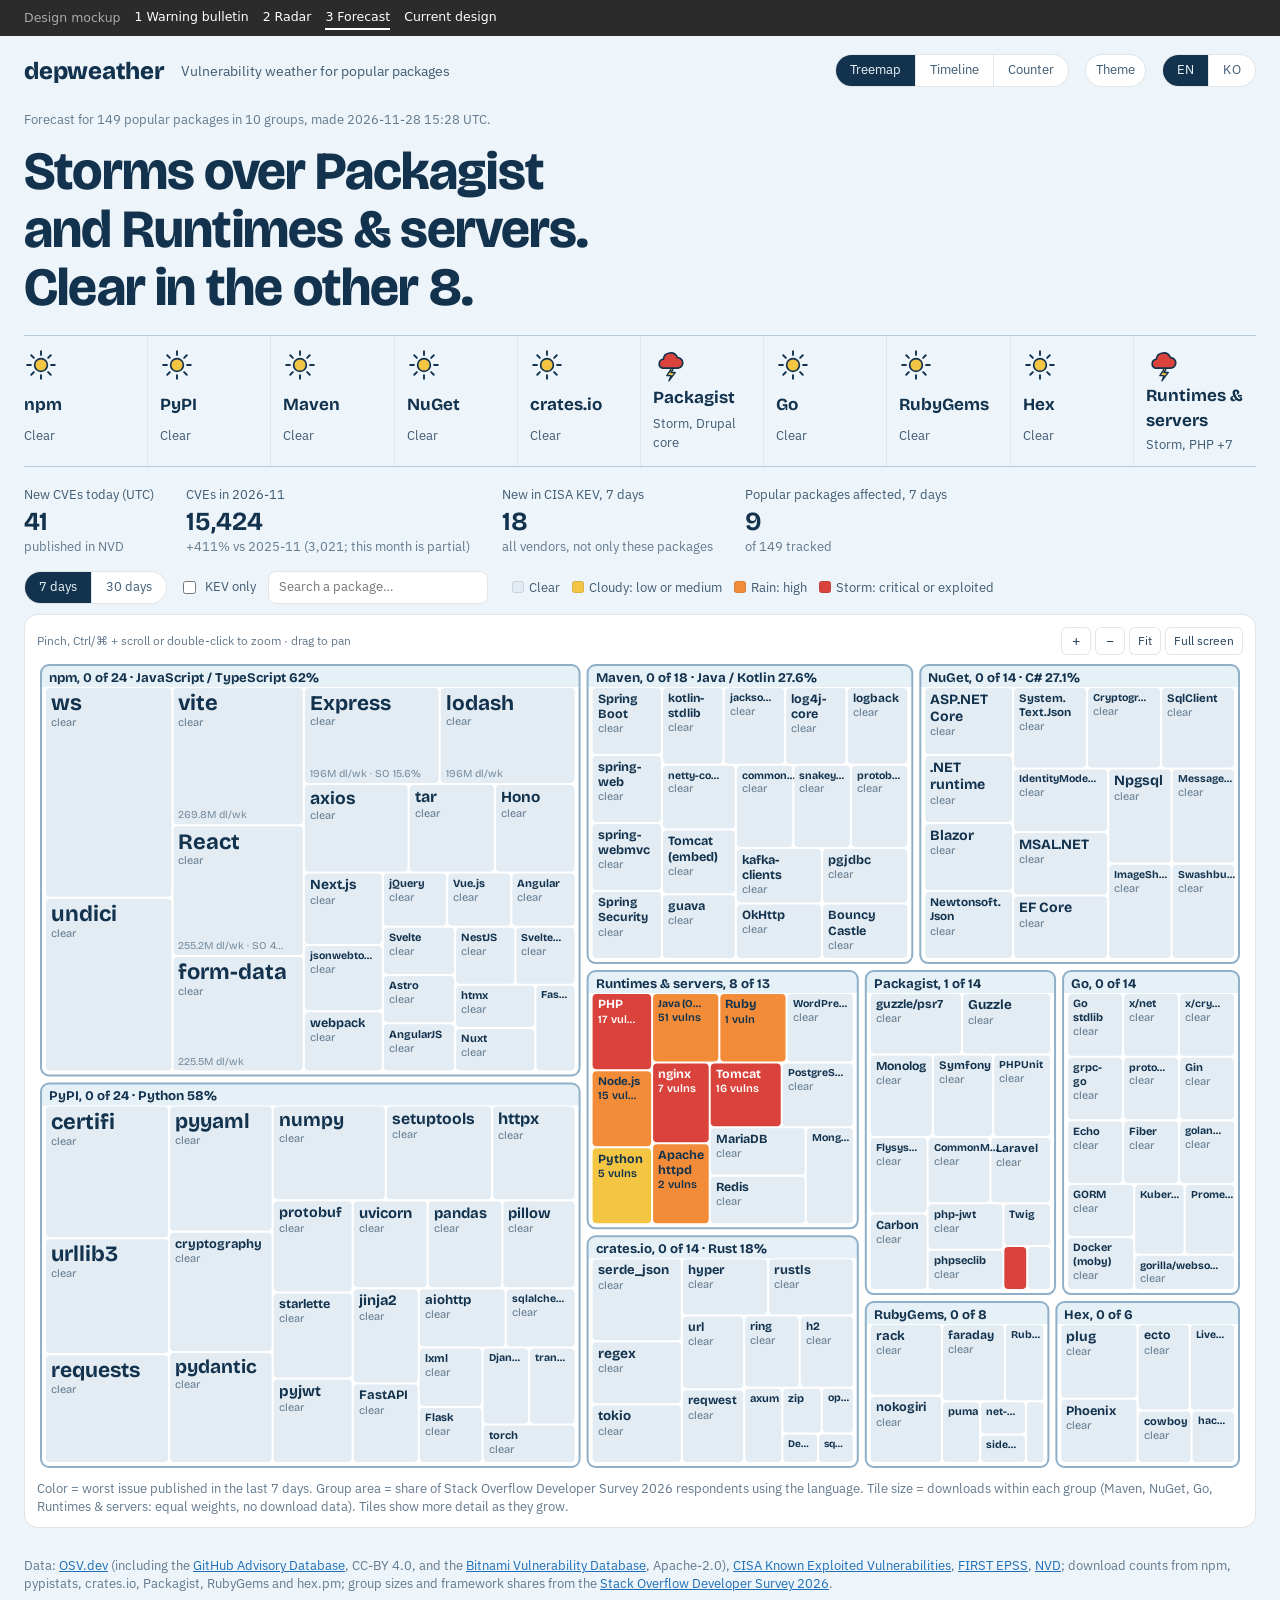
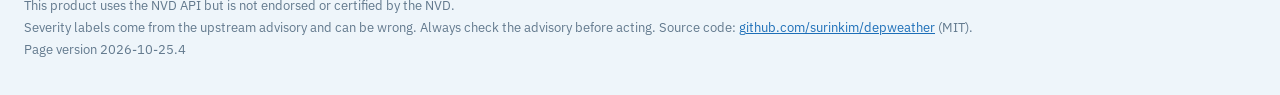
<file: mockups/3-forecast.html>
<!doctype html>
<html lang="en">
<head>
<meta charset="utf-8">
<meta name="viewport" content="width=device-width, initial-scale=1">
<title>depweather mockup 3</title>
<meta name="description" content="Today's vulnerability forecast for popular packages">
<link rel="preconnect" href="https://fonts.googleapis.com"><link rel="preconnect" href="https://fonts.gstatic.com" crossorigin>
<link href="https://fonts.googleapis.com/css2?family=Bricolage+Grotesque:opsz,wght@12..96,500..800&family=IBM+Plex+Sans:wght@400;500;600&family=IBM+Plex+Sans+KR:wght@400;500;600&display=swap" rel="stylesheet">
<style>
:root {
  color-scheme: light;
  --page: #f9f9f7;
  --surface: #fcfcfb;
  --ink: #0b0b0b;
  --ink-2: #52514e;
  --muted: #6f6d68;
  --grid: #e1e0d9;
  --axis: #c3c2b7;
  --border: rgba(11, 11, 11, 0.10);
  --accent: #2a78d6;
  --sev-0: #e6e5df;
  --sev-0-ink: #52514e;
  --sev-1: #fab219;
  --sev-1-ink: #0b0b0b;
  --sev-2: #ec835a;
  --sev-2-ink: #0b0b0b;
  --sev-3: #d03b3b;
  --sev-3-ink: #ffffff;
  --bar: #2a78d6;
  --group-line: #52514e;
  --group-head: #ecebe5;
}
@media (prefers-color-scheme: dark) {
  :root:where(:not([data-theme="light"])) {
    color-scheme: dark;
    --page: #0d0d0d;
    --surface: #1a1a19;
    --ink: #f0efec;
    --ink-2: #c3c2b7;
    --muted: #9a988f;
    --grid: #2c2c2a;
    --axis: #383835;
    --border: rgba(255, 255, 255, 0.10);
    --accent: #3987e5;
    --sev-0: #2c2c2a;
    --sev-0-ink: #c3c2b7;
    --bar: #3987e5;
    --group-line: #9a988f;
    --group-head: #262624;
  }
}
:root[data-theme="dark"] {
  color-scheme: dark;
  --page: #0d0d0d;
  --surface: #1a1a19;
  --ink: #f0efec;
  --ink-2: #c3c2b7;
  --muted: #9a988f;
  --grid: #2c2c2a;
  --axis: #383835;
  --border: rgba(255, 255, 255, 0.10);
  --accent: #3987e5;
  --sev-0: #2c2c2a;
  --sev-0-ink: #c3c2b7;
  --bar: #3987e5;
  --group-line: #9a988f;
  --group-head: #262624;
}

* { box-sizing: border-box; }
html, body { margin: 0; }
body {
  background: var(--page);
  color: var(--ink);
  font: 15px/1.45 system-ui, -apple-system, "Segoe UI", sans-serif;
  overflow-x: hidden;
  font-feature-settings: "calt" 0; /* keep "93x7" in advisory IDs from becoming "93×7" */
}
a { color: var(--accent); }
.wrap { max-width: 1920px; margin: 0 auto; padding: 0 24px; }
@media (max-width: 767px) { .wrap { padding: 0 16px; } }

header.top { display: flex; flex-wrap: wrap; align-items: center; gap: 8px 16px; padding: 18px 0 10px; }
header.top h1 { margin: 0; font-size: 22px; letter-spacing: -0.01em; }
header.top .tag { color: var(--ink-2); font-size: 14px; }
header.top .spacer { flex: 1; }
.lang button { padding: 6px 9px; font-size: 12px; font-weight: 600; letter-spacing: 0.02em; }
.meta { color: var(--muted); font-size: 13px; }

.seg { display: inline-flex; border: 1px solid var(--border); border-radius: 8px; overflow: hidden; background: var(--surface); }
.seg button {
  font: inherit; font-size: 13px; padding: 6px 12px; border: 0; background: transparent; color: var(--ink-2); cursor: pointer;
}
.seg button + button { border-left: 1px solid var(--border); }
.seg button[aria-pressed="true"] { background: var(--ink); color: var(--page); }
.iconbtn { font: inherit; font-size: 13px; padding: 6px 10px; border: 1px solid var(--border); border-radius: 8px; background: var(--surface); color: var(--ink-2); cursor: pointer; }

.stats { display: grid; grid-template-columns: repeat(4, minmax(0, 1fr)); gap: 10px; margin: 6px 0 14px; }
.stat { background: var(--surface); border: 1px solid var(--border); border-radius: 10px; padding: 12px 14px; min-width: 0; }
.stat .label { color: var(--ink-2); font-size: 12.5px; }
.stat .value { font-size: 28px; font-weight: 650; line-height: 1.2; margin-top: 2px; }
.stat .sub { color: var(--muted); font-size: 12.5px; }
.stat .na { color: var(--muted); font-size: 18px; font-weight: 500; }
@media (max-width: 767px) {
  .stats { grid-template-columns: repeat(2, minmax(0, 1fr)); }
  .stat .value { font-size: 22px; }
}

.toolbar { display: flex; flex-wrap: wrap; align-items: center; gap: 8px 12px; margin-bottom: 10px; }
.toolbar label { display: inline-flex; align-items: center; gap: 6px; font-size: 13px; color: var(--ink-2); cursor: pointer; }
.toolbar input[type="search"] {
  font: inherit; font-size: 13px; padding: 6px 10px; border: 1px solid var(--border); border-radius: 8px;
  background: var(--surface); color: var(--ink); width: 220px; max-width: 100%;
}
.legend { display: inline-flex; flex-wrap: wrap; gap: 4px 12px; font-size: 12.5px; color: var(--ink-2); }
.legend span { display: inline-flex; align-items: center; gap: 5px; }
.legend i { width: 12px; height: 12px; border-radius: 3px; display: inline-block; border: 1px solid var(--border); }

.panel { background: var(--surface); border: 1px solid var(--border); border-radius: 10px; padding: 12px; }
.panel h2 { font-size: 15px; margin: 0 0 8px; }
.panel + .panel { margin-top: 12px; }
.hint { color: var(--muted); font-size: 12.5px; margin: 8px 0 0; }

svg text { font-family: inherit; }
#treemap-box { position: relative; }
#treemap { width: 100%; display: block; user-select: none; -webkit-user-select: none; }
#treemap:focus { outline: none; }
.zoombar { display: flex; gap: 4px; align-items: center; justify-content: flex-end; margin-bottom: 6px; }
.zoombar .zhint { margin-right: auto; color: var(--muted); font-size: 12px; background: none; padding: 0; flex: 1 1 auto; min-width: 0; }
.zoombar button { white-space: nowrap; flex: none; }
.zoombar button { font: inherit; font-size: 14px; width: 30px; height: 28px; border: 1px solid var(--border); border-radius: 6px; background: var(--surface); color: var(--ink); cursor: pointer; opacity: 0.92; }
.zoombar button.wide { width: auto; padding: 0 8px; font-size: 12px; }
#tm-panel:fullscreen { background: var(--page); padding: 12px; overflow: auto; border-radius: 0; }
#tm-panel:-webkit-full-screen { background: var(--page); padding: 12px; overflow: auto; }
.zoombar span { font-size: 12px; color: var(--ink-2); background: var(--surface); padding: 2px 6px; border-radius: 6px; }
.tile { cursor: pointer; }
.tile:focus { outline: none; }
.tile:focus-visible rect.cell, .tile:hover rect.cell { stroke: var(--ink); stroke-width: 2; }

.tl-row { display: grid; grid-template-columns: 150px minmax(0, 1fr) 150px; gap: 10px; align-items: center; padding: 6px 0; border-top: 1px solid var(--grid); }
.tl-row:first-child { border-top: 0; }
.tl-row .name { font-weight: 600; font-size: 13.5px; overflow: hidden; text-overflow: ellipsis; white-space: nowrap; }
.tl-row .name small { display: block; font-weight: 400; color: var(--muted); font-size: 12px; }
.tl-row .fix { font-size: 12.5px; color: var(--ink-2); overflow-wrap: anywhere; }
.tl-row .fix b { color: var(--ink); font-weight: 600; }
.tl-row button.name { font: inherit; font-weight: 600; font-size: 13.5px; text-align: left; background: none; border: 0; padding: 0; color: var(--ink); cursor: pointer; }
.tl-row button.name:hover { text-decoration: underline; }
@media (max-width: 767px) {
  .tl-row { grid-template-columns: minmax(0, 1fr); gap: 4px; }
}
.dot { cursor: pointer; }
.dot:hover { stroke: var(--ink); stroke-width: 2; }

table.data { width: 100%; border-collapse: collapse; font-size: 13px; }
table.data th, table.data td { text-align: left; padding: 6px 8px; border-top: 1px solid var(--grid); vertical-align: top; }
table.data th { color: var(--ink-2); font-weight: 600; border-top: 0; }
table.data td.nowrap { white-space: nowrap; }
table.data td.num, table.data th.num { text-align: right; font-variant-numeric: tabular-nums; }
.scroll-x { overflow-x: auto; }
.pill { display: inline-block; padding: 0 6px; border-radius: 4px; font-size: 12px; font-weight: 600; white-space: nowrap; }
.pill.l0 { background: var(--sev-0); color: var(--sev-0-ink); }
.pill.l1 { background: var(--sev-1); color: var(--sev-1-ink); }
.pill.l2 { background: var(--sev-2); color: var(--sev-2-ink); }
.pill.l3 { background: var(--sev-3); color: var(--sev-3-ink); }
.pill.kev { background: var(--ink); color: var(--page); }

@media (max-width: 767px) {
  table.vulns thead { display: none; }
  table.vulns tr { display: block; border-top: 1px solid var(--grid); padding: 6px 0; }
  table.vulns td { display: inline-block; border: 0; padding: 2px 6px 2px 0; }
  table.vulns td.summary { display: block; }
}

#tooltip {
  position: fixed; z-index: 10; pointer-events: none; max-width: 320px;
  background: var(--surface); color: var(--ink); border: 1px solid var(--border); border-radius: 8px;
  box-shadow: 0 4px 16px rgba(0, 0, 0, 0.15); padding: 8px 10px; font-size: 12.5px; display: none;
}
#tooltip .t { font-weight: 650; font-size: 13px; }
#tooltip .m { color: var(--ink-2); }

footer { color: var(--muted); font-size: 12.5px; padding: 24px 0 32px; }
footer p { margin: 4px 0; }
.warn { color: var(--ink-2); background: var(--surface); border: 1px dashed var(--axis); border-radius: 8px; padding: 8px 10px; font-size: 13px; margin-bottom: 10px; }
[hidden] { display: none !important; }

.mocknav { display: flex; flex-wrap: wrap; gap: 4px 14px; align-items: center; font: 12.5px/1.4 system-ui, sans-serif;
  padding: 6px 24px; background: #2b2b2b; color: #ddd; }
.mocknav a { color: #fff; text-decoration: none; padding: 2px 0; border-bottom: 2px solid transparent; }
.mocknav a[aria-current] { border-bottom-color: #fff; }
.mocknav span { color: #aaa; }

:root {
  --page: #eef5fa; --surface: #ffffff; --ink: #12324d; --ink-2: #3f5b73; --muted: #62798d;
  --grid: #dce7ef; --axis: #b7c9d6; --border: rgba(18, 50, 77, 0.12); --accent: #1d6fb8;
  --sev-0: #e3ecf3; --sev-0-ink: #3f5b73; --sev-1: #f4c542; --sev-1-ink: #12324d;
  --sev-2: #f28c38; --sev-2-ink: #12324d; --sev-3: #d9433b; --sev-3-ink: #ffffff;
  --bar: #1d6fb8; --group-line: #8fb0c8; --group-head: #e6f0f7;
}
@media (prefers-color-scheme: dark) {
  :root:where(:not([data-theme="light"])) {
    --page: #0d1b27; --surface: #12242f; --ink: #e4eef6; --ink-2: #b2c5d4; --muted: #8299ab;
    --grid: #1f3444; --axis: #30495b; --border: rgba(228, 238, 246, 0.12); --accent: #6cb0ec;
    --sev-0: #1a2e3c; --sev-0-ink: #b2c5d4; --bar: #6cb0ec; --group-line: #4d6c83; --group-head: #172c3a;
  }
}
:root[data-theme="dark"] {
  --page: #0d1b27; --surface: #12242f; --ink: #e4eef6; --ink-2: #b2c5d4; --muted: #8299ab;
  --grid: #1f3444; --axis: #30495b; --border: rgba(228, 238, 246, 0.12); --accent: #6cb0ec;
  --sev-0: #1a2e3c; --sev-0-ink: #b2c5d4; --bar: #6cb0ec; --group-line: #4d6c83; --group-head: #172c3a;
}
body { font-family: "IBM Plex Sans", "IBM Plex Sans KR", system-ui, sans-serif; }
h1, h2, .fc-say, .fc-strip b, svg text { font-family: "Bricolage Grotesque", "IBM Plex Sans KR", system-ui, sans-serif; }
header.top h1 { font-size: 24px; font-weight: 800; }
.seg, .iconbtn { border-radius: 999px; }
.seg button { padding: 6px 14px; }
.panel { border-radius: 14px; }
/* Hero: the forecast written out, then one strip with a glyph per group. */
.fc { margin: 8px 0 18px; }
.fc-say { font-size: clamp(30px, 4.2vw, 56px); line-height: 1.08; font-weight: 750; letter-spacing: -0.015em;
  max-width: 24ch; margin: 6px 0 18px; font-variation-settings: "opsz" 96; text-wrap: balance; }
:lang(ko) .fc-say, :lang(ko) .fc-strip { word-break: keep-all; }
.fc-strip { display: grid; grid-template-columns: repeat(auto-fit, minmax(112px, 1fr)); margin: 0; padding: 0; list-style: none;
  border-top: 1px solid var(--axis); border-bottom: 1px solid var(--axis); }
.fc-strip li { display: grid; justify-items: start; gap: 2px; padding: 12px 12px 12px 0; }
.fc-strip li + li { padding-left: 12px; border-left: 1px solid var(--grid); }
.fc-strip b { font-size: 17px; font-weight: 700; }
.fc-strip span { font-size: 13px; color: var(--ink-2); }
#stats { display: flex; flex-wrap: wrap; gap: 6px 32px; margin: 14px 0 16px; }
#stats .stat { background: none; border: 0; padding: 0; }
#stats .stat .value { font-family: "Bricolage Grotesque", system-ui, sans-serif; font-size: 26px; }
.warn { border-radius: 10px; }
:focus-visible { outline: 2px solid var(--accent); outline-offset: 2px; }

</style>
</head>
<body data-data="../data/latest.json" class="mock-forecast">
<nav class="mocknav" aria-label="Design mockups">
  <span>Design mockup</span>
  <a href="1-bulletin.html">1 Warning bulletin</a>
  <a href="2-radar.html">2 Radar</a>
  <a href="3-forecast.html" aria-current="page">3 Forecast</a>
  <a href="../index.html">Current design</a>
</nav>
<div class="wrap">
  <header class="top">
    <h1>depweather</h1>
    <span class="tag" data-i18n="tagline">Today's vulnerability forecast for popular packages</span>
    <span class="spacer"></span>
    <div class="seg" role="group" aria-label="View">
      <button data-view="a" data-i18n="view_a">Treemap</button>
      <button data-view="c" data-i18n="view_c">Timeline</button>
      <button data-view="b" data-i18n="view_b">Counter</button>
    </div>
    <button class="iconbtn" id="theme" data-i18n="theme" data-i18n-title="theme_title" title="Toggle light / dark">Theme</button>
    <div class="seg lang" role="group" aria-label="Language">
      <button data-lang="en" lang="en">EN</button>
      <button data-lang="ko" lang="ko">KO</button>
    </div>
  </header>
  <p class="meta" id="meta" data-i18n="loading">Loading data…</p>
  <div id="warn" class="warn" hidden></div>

  <section class="fc" aria-label="Forecast">
    <p class="fc-say" id="fc-say"></p>
    <ul class="fc-strip" id="fc-strip"></ul>
  </section>
  <section class="stats" id="stats" aria-label="Today in numbers"></section>

  <div class="toolbar">
    <div class="seg" role="group" aria-label="Period">
      <button data-range="7" data-i18n="days7">7 days</button>
      <button data-range="30" data-i18n="days30">30 days</button>
    </div>
    <label><input type="checkbox" id="kevonly"> <span data-i18n="kev_only">KEV only</span></label>
    <input type="search" id="search" list="pkglist" data-i18n-placeholder="search" placeholder="Search a package…" aria-label="Search a package">
    <datalist id="pkglist"></datalist>
    <span class="spacer"></span>
    <span class="legend" aria-label="Color legend">
      <span><i style="background:var(--sev-0)"></i><span data-i18n="lg0">None</span></span>
      <span><i style="background:var(--sev-1)"></i><span data-i18n="lg1">Low / Medium</span></span>
      <span><i style="background:var(--sev-2)"></i><span data-i18n="lg2">High</span></span>
      <span><i style="background:var(--sev-3)"></i><span data-i18n="lg3">Critical or KEV</span></span>
    </span>
  </div>

  <main>
    <section id="view-a" hidden>
      <div class="panel" id="tm-panel">
        <div class="zoombar">
            <span class="zhint" data-i18n="zoom_hint">Pinch, Ctrl/⌘ + scroll or double-click to zoom · drag to pan</span>
            <span id="zoom-level"></span>
            <button id="zoom-in" data-i18n-title="zoom_in" title="Zoom in" aria-label="Zoom in">+</button>
            <button id="zoom-out" data-i18n-title="zoom_out" title="Zoom out" aria-label="Zoom out">−</button>
            <button id="zoom-reset" class="wide" data-i18n="fit" data-i18n-title="fit_title" title="Reset zoom">Fit</button>
            <button id="fullscreen" class="wide" data-i18n="fullscreen" hidden>Full screen</button>
        </div>
        <div id="treemap-box">
          <svg id="treemap" tabindex="0" aria-label="Treemap of packages by ecosystem. Plus and minus keys zoom, 0 resets."></svg>
        </div>
        <p class="hint" id="treemap-hint"></p>
      </div>
    </section>
    <section id="view-c" hidden></section>
    <section id="view-b" hidden></section>
  </main>

  <footer>
    <p data-i18n-html="footer_data"></p>
    <p>This product uses the NVD API but is not endorsed or certified by the NVD.</p>
    <p data-i18n-html="footer_disclaimer"></p>
    <p id="build"></p>
  </footer>
</div>
<div id="tooltip" role="tooltip"></div>

<script>

// Weather glyphs stand in for severity: clear, cloud, rain, storm.
function wxIcon(lvl, size) {
  const ns = "http://www.w3.org/2000/svg";
  const svg = document.createElementNS(ns, "svg");
  svg.setAttribute("width", size); svg.setAttribute("height", size); svg.setAttribute("viewBox", "0 0 32 32");
  svg.setAttribute("aria-hidden", "true");
  const el = (tag, attrs) => { const e = document.createElementNS(ns, tag); for (const k in attrs) e.setAttribute(k, attrs[k]); svg.append(e); return e; };
  const line = { fill: "none", stroke: "var(--ink)", "stroke-width": 2, "stroke-linecap": "round", "stroke-linejoin": "round" };
  if (lvl === 0) {
    el("circle", { cx: 16, cy: 16, r: 6, fill: "var(--sev-1)", stroke: "var(--ink)", "stroke-width": 1.6 });
    for (let i = 0; i < 8; i++) { const a = i * Math.PI / 4; el("path", { d: `M${16 + Math.cos(a) * 9.5} ${16 + Math.sin(a) * 9.5}L${16 + Math.cos(a) * 13} ${16 + Math.sin(a) * 13}`, ...line, "stroke-width": 1.8 }); }
    return svg;
  }
  const cloud = "M9 22h14a5 5 0 0 0 0-10a7 7 0 0 0-13.4 1.6A4.3 4.3 0 0 0 9 22Z";
  el("path", { d: lvl === 1 ? cloud : cloud.replace("22h14", "19h14").replace("0 0 0-10", "0 0 0-10").replace("4.3 4.3 0 0 0 9 22Z", "4.3 4.3 0 0 0 9 19Z").replace("M9 22", "M9 19").replace("a5 5 0 0 0 0-10", "a5 5 0 0 0 0-10").replace("a7 7 0 0 0-13.4 1.6", "a7 7 0 0 0-13.4 1.6"),
    fill: `var(--sev-${lvl})`, stroke: "var(--ink)", "stroke-width": 1.6, "stroke-linejoin": "round" });
  if (lvl === 2) for (const x of [11, 16, 21]) el("path", { d: `M${x} 23l-1.5 4`, ...line, stroke: "var(--accent)" });
  if (lvl === 3) el("path", { d: "M17 20l-4 6h4l-2 5 6-8h-4l2-3", fill: "var(--sev-1)", stroke: "var(--ink)", "stroke-width": 1.3, "stroke-linejoin": "round" });
  return svg;
}
function forecastSentence(rows) {
  const ko = LANG === "ko";
  const by = (l) => rows.filter((r) => r.lvl === l).map((r) => r.e.label);
  // Name at most two groups; the strip below lists every one.
  const list = (a) => a.length <= 2 ? a.join(ko ? ", " : " and ")
    : ko ? `${a.slice(0, 2).join(", ")} 외 ${a.length - 2}곳` : `${a.slice(0, 2).join(", ")} and ${a.length - 2} more`;
  const storm = by(3), rain = by(2), cloud = by(1);
  const out = [];
  if (storm.length) out.push(ko ? `${list(storm)}에 폭풍.` : `Storms over ${list(storm)}.`);
  if (rain.length) out.push(ko ? `${list(rain)}에 비.` : `Rain in ${list(rain)}.`);
  if (!storm.length && !rain.length && cloud.length) out.push(ko ? `${list(cloud)}은 흐림.` : `Clouds over ${list(cloud)}.`);
  const clear = by(0).length;
  if (clear) out.push(ko ? `나머지 ${clear}곳은 맑음.` : `${clear === rows.length ? "Clear everywhere" : `Clear in the other ${clear}`}.`);
  return out.join(" ");
}
window.DW = {
  afterRender() {
    if (!DATA) return;
    const ko = LANG === "ko";
    const rows = DATA.ecosystems.map((e) => {
      const hit = e.packages.map((p) => ({ p, lvl: pkgLevel(pkgVulns(p)) })).filter((x) => x.lvl).sort((a, b) => b.lvl - a.lvl);
      return { e, lvl: hit.length ? hit[0].lvl : 0, hit };
    });
    document.querySelector("#fc-say").textContent = forecastSentence([...rows].sort((a, b) => b.lvl - a.lvl));
    const strip = document.querySelector("#fc-strip");
    strip.replaceChildren();
    const words = ko ? ["맑음", "흐림", "비", "폭풍"] : ["Clear", "Cloudy", "Rain", "Storm"];
    for (const r of rows) {
      const li = document.createElement("li");
      li.append(wxIcon(r.lvl, 34));
      const b = document.createElement("b"); b.textContent = r.e.label;
      const span = document.createElement("span");
      span.textContent = r.lvl ? `${words[r.lvl]}, ${r.hit[0].p.label}${r.hit.length > 1 ? (ko ? ` 외 ${r.hit.length - 1}` : ` +${r.hit.length - 1}`) : ""}` : words[0];
      li.append(b, span);
      strip.append(li);
    }
  },
  tileDecor(node, { lvl, x, y, w, h }) {
    if (!lvl || w < 76 || h < 60) return;
    const icon = wxIcon(lvl, 26);
    icon.setAttribute("x", x + w - 31); icon.setAttribute("y", y + h - 31);
    node.append(icon);
  },
};

</script>
<script>
"use strict";

// Shown in the footer, so a stale cached copy of the page is easy to spot.
const BUILD = "2026-10-25.4";

// Raise a vulnerability one color level when its EPSS score is at least this
// value (e.g. 0.1). null keeps the color on severity and KEV only.
const EPSS_BUMP_THRESHOLD = null;

const SEV_LEVEL = { NONE: 0, UNKNOWN: 1, LOW: 1, MEDIUM: 1, MODERATE: 1, HIGH: 2, CRITICAL: 3 };
const PREFS_KEY = "depweather:prefs";
const DAY = 86400000;

// Design mockups (mockups/*.html) reuse this page: they point DATA_URL elsewhere
// with <body data-data="…"> and plug in through window.DW hooks.
const DATA_URL = document.body.dataset.data || "data/latest.json";
const HOOKS = window.DW || {};

const state = { view: "a", range: 7, kevOnly: false, pkg: null };
let DATA = null;
let PKGS = new Map();   // key -> {eco, pkg}
let NOW = Date.now();
let LANG = "en";

// ------------------------------------------------------------ i18n

// Advisory text (IDs, summaries, severities) comes from the data and stays in English.
const I18N = {
  en: {
    tagline: "Today's vulnerability forecast for popular packages",
    view_a: "Treemap", view_c: "Timeline", view_b: "Counter",
    theme: "Theme", theme_title: "Toggle light / dark",
    loading: "Loading data…",
    load_error: "Could not load data/latest.json. Run collect/collect.py first.",
    meta: (d, n, e) => `Updated ${d} UTC · ${n} popular packages in ${e} ecosystems`,
    warn: (list) => `Not in this snapshot: ${list} (the source could not be reached when the data was collected). Fields from it show as n/a.`,
    days7: "7 days", days30: "30 days", kev_only: "KEV only", search: "Search a package…",
    lg0: "None", lg1: "Low / Medium", lg2: "High", lg3: "Critical or KEV",
    level: ["None", "Low / Medium", "High", "Critical"],
    st_today: "New CVEs today (UTC)", st_today_sub: "published in NVD", nvd_na: "NVD count unavailable",
    st_month: (m) => `CVEs in ${m}`,
    st_yoy: (pct, ym, n) => `${pct} vs ${ym} (${n}; this month is partial)`,
    st_kev: "New in CISA KEV, 7 days", st_kev_sub: "all vendors, not only these packages", kev_na: "KEV feed unavailable",
    st_aff: "Popular packages affected, 7 days", st_aff_sub: (n) => `of ${n} tracked`,
    zoom_hint: "Pinch, Ctrl/⌘ + scroll or double-click to zoom · drag to pan",
    zoom_in: "Zoom in", zoom_out: "Zoom out", fit: "Fit", fit_title: "Reset zoom",
    fullscreen: "Full screen", exit_fullscreen: "Exit full screen",
    tm_hint: (r, kev, survey, fixed) =>
      `Color = worst issue published in the last ${r} days${kev ? " (KEV only)" : ""}. ` +
      `Group area = share of ${survey} respondents using the language. ` +
      `Tile size = downloads within each group${fixed ? ` (${fixed}: equal weights, no download data)` : ""}. ` +
      `Tiles show more detail as they grow.`,
    group_head: (label, a, n) => `${label} · ${a}/${n} affected`,
    vulns: (n) => `${n} vuln${n > 1 ? "s" : ""}`, clear: "clear",
    sev_short: ["", "low/med", "high", "crit"],
    fixed_short: "Fixed", fixed_in: "Fixed in", no_fixed: "No fixed version listed",
    pop: { wk: "dl/wk", "30d": "dl/30d", "90d": "dl/90d", total: "dl total" },
    pop_fmt: (num, unit) => `${num} ${unit}`,
    pop_long: { wk: "downloads last week", "30d": "downloads in 30 days", "90d": "downloads in 90 days", total: "downloads all time" },
    so_short: (s) => `SO ${s}%`,
    tip_count: (n, r) => `${n} in the last ${r} days`,
    tip_worst: "Worst", tip_size: "Size", fixed_weight: "fixed weight",
    tip_survey: (s, name) => `Used by ${s}% of ${name} respondents (web frameworks)`,
    tip_click: "Click for timeline",
    today: "today", days_ago: (d) => `${d}d ago`,
    no_pkg: (p) => `No package <b>${p}</b> in the tracked list.`, show_all: "Show all",
    tl_head: "Last 30 days, packages with issues",
    tl_none: (kev) => `No vulnerabilities in the last 30 days${kev ? " in KEV" : ""}.`,
    issues: (n) => `${n} issue${n === 1 ? "" : "s"}`,
    tl_hint: "Each dot is one advisory on the day it was published; the dashed line marks 7 days ago. Hover for details, click to open on OSV.",
    all_pkgs: "← All packages",
    issues_30: (n) => `${n} issue${n === 1 ? "" : "s"} in 30 days`,
    at_worst: (l) => `${l} at worst`,
    pkg_none: (p, kev) => `No advisories published for ${p} in the last 30 days${kev ? " in KEV" : ""}.`,
    th: { published: "Published", advisory: "Advisory", severity: "Severity", fixed: "Fixed in", summary: "Summary" },
    b_month_head: "CVEs published per month (NVD)",
    b_month_na: "Monthly counts are not available in this snapshot (the NVD API could not be reached when the data was collected).",
    b_month_tip: (n, partial) => `${n} CVEs${partial ? " (month to date)" : ""}`,
    b_month_hint: (stale) => `The last bar is the current month so far.${stale ? " Counts are from an earlier run; NVD was unreachable this time." : ""}`,
    b_eco_head: "Last 7 days by ecosystem (tracked packages only)",
    b_th: { eco: "Ecosystem", n: "New advisories", crit: "Critical", pk: "Packages affected" },
    b_kev_head: "Added to CISA KEV in the last 7 days (all vendors)",
    b_kev_th: { added: "Added", vendor: "Vendor / product", name: "Name" },
    footer_data: `Data: <a href="https://osv.dev">OSV.dev</a> (including the <a href="https://github.com/github/advisory-database">GitHub Advisory Database</a>, CC-BY 4.0, and the <a href="https://github.com/bitnami/vulndb">Bitnami Vulnerability Database</a>, Apache-2.0),
      <a href="https://www.cisa.gov/known-exploited-vulnerabilities-catalog">CISA Known Exploited Vulnerabilities</a>,
      <a href="https://www.first.org/epss/">FIRST EPSS</a>, <a href="https://nvd.nist.gov">NVD</a>;
      download counts from npm, pypistats, crates.io, Packagist, RubyGems and hex.pm;
      group sizes and framework shares from the <a href="https://survey.stackoverflow.co/2026/technology/data">Stack Overflow Developer Survey 2026</a>.`,
    footer_disclaimer: `Severity labels come from the upstream advisory and can be wrong. Always check the advisory before acting.
      Source code: <a href="https://github.com/surinkim/depweather">github.com/surinkim/depweather</a> (MIT).`,
    build: (b) => `Page version ${b}`,
  },
  ko: {
    tagline: "인기 패키지의 오늘 취약점 예보",
    view_a: "트리맵", view_c: "타임라인", view_b: "카운터",
    theme: "테마", theme_title: "라이트 / 다크 전환",
    loading: "데이터를 불러오는 중…",
    load_error: "data/latest.json을 불러오지 못했습니다. 먼저 collect/collect.py를 실행하세요.",
    meta: (d, n, e) => `${d} UTC 업데이트 · 생태계 ${e}개, 인기 패키지 ${n}개`,
    warn: (list) => `이번 데이터에 빠진 소스: ${list} (수집 당시 접속하지 못했습니다). 해당 값은 n/a로 표시됩니다.`,
    days7: "7일", days30: "30일", kev_only: "KEV만", search: "패키지 검색…",
    lg0: "없음", lg1: "낮음·중간", lg2: "높음", lg3: "치명 또는 KEV",
    level: ["없음", "낮음·중간", "높음", "치명"],
    st_today: "오늘 신규 CVE (UTC)", st_today_sub: "NVD 공개 기준", nvd_na: "NVD 집계 없음",
    st_month: (m) => `${m} CVE`,
    st_yoy: (pct, ym, n) => `${ym} 대비 ${pct} (${n}건, 이번 달은 진행 중)`,
    st_kev: "CISA KEV 신규 (7일)", st_kev_sub: "전체 벤더 기준 (추적 패키지 외 포함)", kev_na: "KEV 피드 없음",
    st_aff: "영향받은 인기 패키지 (7일)", st_aff_sub: (n) => `추적 중인 ${n}개 중`,
    zoom_hint: "핀치, Ctrl/⌘+스크롤, 더블클릭으로 확대 · 드래그로 이동",
    zoom_in: "확대", zoom_out: "축소", fit: "전체", fit_title: "확대 초기화",
    fullscreen: "전체 화면", exit_fullscreen: "전체 화면 종료",
    tm_hint: (r, kev, survey, fixed) =>
      `색 = 최근 ${r}일 동안 공개된 취약점 중 가장 심각한 것${kev ? " (KEV만)" : ""}. ` +
      `그룹 면적 = ${survey} 응답자 중 해당 언어 사용 비율. ` +
      `타일 크기 = 그룹 안에서의 다운로드 수${fixed ? ` (${fixed}: 다운로드 데이터가 없어 같은 크기)` : ""}. ` +
      `확대할수록 타일에 정보가 더 표시됩니다.`,
    group_head: (label, a, n) => `${label} · 영향 ${a}/${n}`,
    vulns: (n) => `취약점 ${n}건`, clear: "없음",
    sev_short: ["", "낮음·중간", "높음", "치명"],
    fixed_short: "수정", fixed_in: "수정 버전", no_fixed: "수정 버전 정보 없음",
    pop: { wk: "주간 다운로드", "30d": "30일 다운로드", "90d": "90일 다운로드", total: "누적 다운로드" },
    pop_fmt: (num, unit) => `${unit} ${num}`,
    pop_long: { wk: "지난주 다운로드", "30d": "30일 다운로드", "90d": "90일 다운로드", total: "누적 다운로드" },
    so_short: (s) => `SO 설문 ${s}%`,
    tip_count: (n, r) => `최근 ${r}일 ${n}건`,
    tip_worst: "가장 심각", tip_size: "크기", fixed_weight: "고정 가중치",
    tip_survey: (s, name) => `${name} 응답자 ${s}%가 사용 (웹 프레임워크)`,
    tip_click: "클릭하면 타임라인으로 이동",
    today: "오늘", days_ago: (d) => `${d}일 전`,
    no_pkg: (p) => `추적 목록에 <b>${p}</b> 패키지가 없습니다.`, show_all: "전체 보기",
    tl_head: "최근 30일, 취약점이 있는 패키지",
    tl_none: (kev) => `최근 30일 동안 ${kev ? "KEV에 오른 " : ""}취약점이 없습니다.`,
    issues: (n) => `${n}건`,
    tl_hint: "점 하나가 공개일에 나온 권고 하나입니다. 점선은 7일 전입니다. 마우스를 올리면 상세 정보, 클릭하면 OSV에서 열립니다.",
    all_pkgs: "← 전체 패키지",
    issues_30: (n) => `30일 동안 ${n}건`,
    at_worst: (l) => `최고 단계: ${l}`,
    pkg_none: (p, kev) => `최근 30일 동안 ${p}에 공개된 ${kev ? "KEV " : ""}권고가 없습니다.`,
    th: { published: "공개일", advisory: "권고", severity: "심각도", fixed: "수정 버전", summary: "요약" },
    b_month_head: "월별 CVE 공개 건수 (NVD)",
    b_month_na: "이번 데이터에는 월별 건수가 없습니다 (수집 당시 NVD API에 접속하지 못했습니다).",
    b_month_tip: (n, partial) => `CVE ${n}건${partial ? " (이번 달 현재까지)" : ""}`,
    b_month_hint: (stale) => `마지막 막대는 이번 달 현재까지입니다.${stale ? " 이번에는 NVD에 접속하지 못해 이전 수집 값을 보여줍니다." : ""}`,
    b_eco_head: "생태계별 최근 7일 (추적 패키지만)",
    b_th: { eco: "생태계", n: "신규 권고", crit: "치명", pk: "영향받은 패키지" },
    b_kev_head: "최근 7일 CISA KEV 추가 (전체 벤더)",
    b_kev_th: { added: "추가일", vendor: "벤더 / 제품", name: "이름" },
    footer_data: `데이터: <a href="https://osv.dev">OSV.dev</a> (<a href="https://github.com/github/advisory-database">GitHub Advisory Database</a> CC-BY 4.0, <a href="https://github.com/bitnami/vulndb">Bitnami Vulnerability Database</a> Apache-2.0 포함),
      <a href="https://www.cisa.gov/known-exploited-vulnerabilities-catalog">CISA Known Exploited Vulnerabilities</a>,
      <a href="https://www.first.org/epss/">FIRST EPSS</a>, <a href="https://nvd.nist.gov">NVD</a>.
      다운로드 수: npm, pypistats, crates.io, Packagist, RubyGems, hex.pm.
      그룹 크기와 프레임워크 사용 비율: <a href="https://survey.stackoverflow.co/2026/technology/data">Stack Overflow Developer Survey 2026</a>.`,
    footer_disclaimer: `심각도는 원 권고의 값이며 틀릴 수 있습니다. 조치 전에 반드시 원 권고를 확인하세요.
      소스 코드: <a href="https://github.com/surinkim/depweather">github.com/surinkim/depweather</a> (MIT).`,
    build: (b) => `페이지 버전 ${b}`,
  },
};

function t(key, ...args) {
  const v = I18N[LANG][key] ?? I18N.en[key];
  return typeof v === "function" ? v(...args) : v;
}

function applyStaticText() {
  document.documentElement.lang = LANG;
  document.querySelectorAll("[data-i18n]").forEach((el) => { el.textContent = t(el.dataset.i18n); });
  document.querySelectorAll("[data-i18n-html]").forEach((el) => { el.innerHTML = t(el.dataset.i18nHtml); });
  document.querySelectorAll("[data-i18n-title]").forEach((el) => { el.title = t(el.dataset.i18nTitle); });
  document.querySelectorAll("[data-i18n-placeholder]").forEach((el) => { el.placeholder = t(el.dataset.i18nPlaceholder); });
  document.querySelectorAll("[data-lang]").forEach((b) => b.setAttribute("aria-pressed", b.dataset.lang === LANG));
  $("#build").textContent = t("build", BUILD);
  if (DATA) renderMeta();
  updateFullscreenLabel();
}

// ------------------------------------------------------------ helpers

const $ = (sel) => document.querySelector(sel);
const esc = (s) => String(s ?? "").replace(/[&<>"']/g, (c) => ({ "&": "&amp;", "<": "&lt;", ">": "&gt;", '"': "&quot;", "'": "&#39;" }[c]));
const fmt = (n) => n == null ? null : n.toLocaleString("en-US");
const compact = new Intl.NumberFormat("en", { notation: "compact", maximumFractionDigits: 1 });
const svgEl = (tag, attrs = {}) => {
  const el = document.createElementNS("http://www.w3.org/2000/svg", tag);
  for (const [k, v] of Object.entries(attrs)) el.setAttribute(k, v);
  return el;
};

function readPrefs() {
  try { return JSON.parse(localStorage.getItem(PREFS_KEY)) || {}; } catch { return {}; }
}
function writePrefs() {
  try {
    localStorage.setItem(PREFS_KEY, JSON.stringify({ view: state.view, range: state.range, lang: LANG, theme: document.documentElement.dataset.theme || null }));
  } catch { /* storage unavailable */ }
}

function vulnLevel(v) {
  if (v.kev) return 3;
  let lvl = SEV_LEVEL[v.severity] ?? 1;
  if (EPSS_BUMP_THRESHOLD != null && v.epss != null && v.epss >= EPSS_BUMP_THRESHOLD) lvl = Math.min(3, lvl + 1);
  return lvl;
}
function inRange(v, days) { return NOW - Date.parse(v.published) <= days * DAY; }
function pkgVulns(p, days = state.range) {
  return p.vulns.filter((v) => inRange(v, days) && (!state.kevOnly || v.kev));
}
function pkgLevel(vulns) { return vulns.reduce((m, v) => Math.max(m, vulnLevel(v)), 0); }

function cmpVersion(a, b) {
  const pa = a.split(/[.\-+]/), pb = b.split(/[.\-+]/);
  for (let i = 0; i < Math.max(pa.length, pb.length); i++) {
    const x = pa[i] ?? "", y = pb[i] ?? "";
    const nx = Number(x), ny = Number(y);
    const d = (!isNaN(nx) && !isNaN(ny)) ? nx - ny : x.localeCompare(y);
    if (d) return d;
  }
  return 0;
}
function fixedList(vulns) {
  const set = new Set();
  vulns.forEach((v) => v.fixed.forEach((f) => set.add(f)));
  return [...set].sort(cmpVersion).reverse();
}

// The collector describes each download metric in English; map it to a unit key.
function popUnit(src) {
  if (!src || src === "fixed weight") return null;
  if (src.includes("last week")) return "wk";
  if (src.includes("30 days")) return "30d";
  if (src.includes("90 days")) return "90d";
  if (src.includes("all time")) return "total";
  return "wk";
}

// ------------------------------------------------------------ tooltip

const tip = $("#tooltip");
function showTip(html, ev) {
  tip.innerHTML = html;
  tip.style.display = "block";
  moveTip(ev);
}
function moveTip(ev) {
  const pad = 14, r = tip.getBoundingClientRect();
  let x = ev.clientX + pad, y = ev.clientY + pad;
  if (x + r.width > innerWidth - 8) x = ev.clientX - r.width - pad;
  if (y + r.height > innerHeight - 8) y = ev.clientY - r.height - pad;
  tip.style.left = Math.max(8, x) + "px";
  tip.style.top = Math.max(8, y) + "px";
}
function hideTip() { tip.style.display = "none"; }

function vulnTip(v, p) {
  const lvl = vulnLevel(v);
  return `<div class="t">${esc(v.id)}${p ? " · " + esc(p.label) : ""}</div>
    <div>${esc(v.summary)}</div>
    <div class="m">${esc(v.published.slice(0, 10))} · <span class="pill l${lvl}">${esc(v.severity)}</span>
    ${v.cvss != null ? " CVSS " + v.cvss : ""}${v.epss != null ? " · EPSS " + (v.epss * 100).toFixed(1) + "%" : ""}
    ${v.kev ? ' · <span class="pill kev">KEV</span>' : ""}</div>
    ${v.fixed.length ? `<div class="m">${t("fixed_in")} ${esc(v.fixed.join(", "))}</div>` : ""}`;
}

// ------------------------------------------------------------ stats

function renderMeta() {
  const gen = new Date(DATA.generated_at).toISOString().slice(0, 16).replace("T", " ");
  $("#meta").textContent = t("meta", gen, DATA.summary.tracked_packages, DATA.ecosystems.length);
  const missing = Object.entries(DATA.sources).filter(([, s]) => !s.ok).map(([k]) => ({ osv: "OSV", kev: "CISA KEV", epss: "FIRST EPSS", nvd: "NVD" }[k] || k));
  const w = $("#warn");
  w.hidden = !missing.length;
  if (missing.length) w.textContent = t("warn", missing.join(", "));
}

function renderStats() {
  const s = DATA.summary;
  const tile = (label, value, sub) => `<div class="stat"><div class="label">${esc(label)}</div>
    <div class="value">${value == null ? '<span class="na">n/a</span>' : esc(value)}</div><div class="sub">${esc(sub)}</div></div>`;
  let yoy = t("nvd_na");
  if (s.month_cves != null && s.month_cves_last_year) {
    const pct = Math.round((s.month_cves / s.month_cves_last_year - 1) * 100);
    yoy = t("st_yoy", `${pct >= 0 ? "+" : ""}${pct}%`, `${s.month.slice(0, 4) - 1}-${s.month.slice(5)}`, fmt(s.month_cves_last_year));
  }
  $("#stats").innerHTML =
    tile(t("st_today"), fmt(s.today_cves), s.today_cves == null ? t("nvd_na") : t("st_today_sub")) +
    tile(t("st_month", s.month), fmt(s.month_cves), yoy) +
    tile(t("st_kev"), fmt(s.kev_new_7d), s.kev_new_7d == null ? t("kev_na") : t("st_kev_sub")) +
    tile(t("st_aff"), s.affected_packages_7d, t("st_aff_sub", s.tracked_packages));
}

// ------------------------------------------------------------ A: treemap

// Squarified treemap (Bruls, Huizing, van Wijk). items: [{value, ...}] -> adds x, y, w, h.
function squarify(items, x, y, w, h) {
  const total = items.reduce((s, d) => s + d.value, 0);
  if (!total || w <= 0 || h <= 0) return items;
  const scale = (w * h) / total;
  const nodes = items.map((d) => ({ d, area: d.value * scale })).sort((a, b) => b.area - a.area);
  let row = [], rect = { x, y, w, h };
  const worst = (r, side) => {
    const s = r.reduce((a, n) => a + n.area, 0), max = Math.max(...r.map((n) => n.area)), min = Math.min(...r.map((n) => n.area));
    return Math.max((side * side * max) / (s * s), (s * s) / (side * side * min));
  };
  const layoutRow = (r) => {
    const s = r.reduce((a, n) => a + n.area, 0);
    if (rect.w >= rect.h) {
      const rw = s / rect.h; let yy = rect.y;
      r.forEach((n) => { const hh = n.area / rw; Object.assign(n.d, { x: rect.x, y: yy, w: rw, h: hh }); yy += hh; });
      rect = { x: rect.x + rw, y: rect.y, w: rect.w - rw, h: rect.h };
    } else {
      const rh = s / rect.w; let xx = rect.x;
      r.forEach((n) => { const ww = n.area / rh; Object.assign(n.d, { x: xx, y: rect.y, w: ww, h: rh }); xx += ww; });
      rect = { x: rect.x, y: rect.y + rh, w: rect.w, h: rect.h - rh };
    }
  };
  for (const n of nodes) {
    const side = Math.min(rect.w, rect.h);
    if (!row.length || worst([...row, n], side) <= worst(row, side)) row.push(n);
    else { layoutRow(row); row = [n]; }
  }
  if (row.length) layoutRow(row);
  return items;
}

// The treemap is laid out once in "world" coordinates (the box size at zoom 1)
// and drawn in screen coordinates for the current zoom. Text is always drawn at
// a fixed screen size, so zooming in makes room for more of it on each tile.
const zoom = { k: 1, tx: 0, ty: 0 };
const ZOOM_MAX = 8;
const HEAD = 22;            // group header height, world px
const GROUP_GAP = 4;        // space between ecosystem groups, world px (half on each side)
const GROUP_PAD = 4;        // space between a group's border and its tiles, world px
let layout = null;          // { W, H, groups: [{ eco, x, y, w, h, tiles: [{ p, x, y, w, h }] }] }
let tmDragged = false;
let tmClickTimer = 0;       // a single click opens the timeline unless a double-click (zoom) follows

const isFullscreen = () => (document.fullscreenElement || document.webkitFullscreenElement) === $("#tm-panel");

function computeLayout() {
  const box = $("#treemap-box");
  const W = Math.max(280, box.clientWidth);
  let H;
  if (isFullscreen()) H = Math.max(400, innerHeight - box.getBoundingClientRect().top - 16);
  else if (W < 600) H = Math.round(W * 1.6);
  // Fill most of the window height on large screens, but never go flatter than 0.6.
  else H = Math.max(600, Math.min(1500, Math.round(Math.max(W * 0.6, innerHeight * 0.9))));
  // Group area follows the share of Stack Overflow 2026 respondents who use the
  // ecosystem's language. The floor keeps small ecosystems (Hex) findable.
  // A group with no language of its own (runtimes & servers) has a fixed `area` instead.
  const share = (e) => e.survey_share || e.area || 10;
  const total = DATA.ecosystems.reduce((s, e) => s + share(e), 0);
  const groups = squarify(DATA.ecosystems.map((e) => ({ value: Math.max(share(e) / total, 0.035), eco: e })), 0, 0, W, H);
  for (const g of groups) {
    const ptotal = g.eco.packages.reduce((s, p) => s + p.popularity, 0) || 1;
    // Floor each tile at 2% of its group so small packages stay clickable.
    g.tiles = g.eco.packages.map((p) => ({ value: Math.max(p.popularity / ptotal, 0.02), p }));
    const inset = GROUP_GAP + GROUP_PAD;
    squarify(g.tiles, g.x + inset, g.y + GROUP_GAP + HEAD, g.w - inset * 2, g.h - GROUP_GAP - HEAD - inset);
  }
  layout = { W, H, groups };
}

function clampZoom() {
  const { W, H } = layout;
  zoom.k = Math.min(ZOOM_MAX, Math.max(1, zoom.k));
  zoom.tx = Math.min(0, Math.max(W - W * zoom.k, zoom.tx));
  zoom.ty = Math.min(0, Math.max(H - H * zoom.k, zoom.ty));
}

function zoomAt(factor, sx, sy) {
  const k0 = zoom.k;
  zoom.k = Math.min(ZOOM_MAX, Math.max(1, k0 * factor));
  const f = zoom.k / k0;
  zoom.tx = sx - (sx - zoom.tx) * f;
  zoom.ty = sy - (sy - zoom.ty) * f;
  clampZoom();
  scheduleTreemap();
}

let tmFrame = 0;
function scheduleTreemap() {
  if (!tmFrame) tmFrame = requestAnimationFrame(() => { tmFrame = 0; drawTreemap(); });
}

function renderTreemap() {
  computeLayout();
  clampZoom();
  drawTreemap();
  const fixedEcos = DATA.ecosystems.filter((e) => e.packages.every((p) => p.popularity_source === "fixed weight")).map((e) => e.label);
  $("#treemap-hint").textContent = t("tm_hint", state.range, state.kevOnly, DATA.survey ? DATA.survey.name : "survey", fixedEcos.join(", "));
}

// Text width estimate for the system sans; bold text runs a little wider.
const CHAR_W = 0.56, CHAR_W_BOLD = 0.6;

function fitText(s, width, fs, cw = CHAR_W) {
  const max = Math.floor(width / (fs * cw) + 1e-6);   // the epsilon keeps an exact fit from losing a character
  if (max < 2) return "";
  return s.length > max ? s.slice(0, max - 1) + "…" : s;
}

function wrapText(s, width, fs, lines) {
  const max = Math.floor(width / (fs * CHAR_W));
  const out = [];
  let cur = "";
  for (const word of s.split(/\s+/)) {
    if ((cur + " " + word).trim().length > max) {
      if (cur) out.push(cur);
      cur = word;
      if (out.length === lines) break;
    } else cur = (cur + " " + word).trim();
  }
  if (out.length < lines && cur) out.push(cur);
  if (out.length === lines && out.join(" ").length < s.length) out[lines - 1] = fitText(out[lines - 1] + "…", width, fs);
  return out.slice(0, lines).map((l) => fitText(l, width, fs));
}

// Split a package name in two at a natural break (space, -, ., /, …) near the
// middle. Returns null when there is none; cutting inside a word reads badly.
function splitName(s) {
  const mid = s.length / 2;
  let best = -1;
  for (let i = 1; i < s.length - 1; i++) {
    if (" /-._@:".includes(s[i]) && (best < 0 || Math.abs(i - mid) < Math.abs(best - mid))) best = i;
  }
  if (best < 0 || Math.abs(best - mid) > s.length * 0.3) return null;
  const cut = s[best] === " " ? best : best + 1;
  return [s.slice(0, cut).trim(), s.slice(cut).trim()];
}

// Largest font (up to maxFs) that shows the whole name in one or two lines.
function nameLayout(label, iw, ih, maxFs) {
  const one = Math.min(maxFs, iw / (label.length * CHAR_W_BOLD));
  if (one >= 11 || label.length < 6) return { fs: Math.max(10, one), lines: [fitText(label, iw, Math.max(10, one), CHAR_W_BOLD)] };
  const parts = splitName(label);
  const two = parts ? Math.min(maxFs, iw / (Math.max(...parts.map((p) => p.length)) * CHAR_W_BOLD)) : 0;
  if (two >= 11 && ih >= two * 2.3) return { fs: two, lines: parts };
  return { fs: 10.5, lines: [fitText(label, iw, 10.5, CHAR_W_BOLD)] };
}

function drawTreemap() {
  if (!layout) return;
  const svg = $("#treemap");
  const { W, H, groups } = layout;
  const { k, tx, ty } = zoom;
  svg.setAttribute("viewBox", `0 0 ${W} ${H}`);
  svg.setAttribute("height", H);
  svg.style.touchAction = k > 1 ? "none" : "pan-x pan-y";
  $("#zoom-level").textContent = k > 1.01 ? `${k.toFixed(1)}×` : "";
  svg.replaceChildren();
  const X = (x) => x * k + tx, Y = (y) => y * k + ty;
  const visible = (x, y, w, h) => x + w > 0 && y + h > 0 && x < W && y < H;

  for (const g of groups) {
    const gx = X(g.x), gy = Y(g.y), gw = g.w * k, gh = g.h * k;
    if (!visible(gx, gy, gw, gh)) continue;
    const grp = svgEl("g");
    // Each ecosystem gets a header band and a strong outline, so groups read as
    // separate areas rather than as more tiles.
    const gap = GROUP_GAP * k, bx = gx + gap, by = gy + gap, bw = Math.max(0, gw - gap * 2), bh = Math.max(0, gh - gap * 2);
    const headH = HEAD * k;
    grp.append(svgEl("rect", { x: bx, y: by, width: bw, height: bh, rx: 8, fill: "var(--surface)" }));
    grp.append(svgEl("path", { d: `M${bx} ${by + headH}V${by + 8}a8 8 0 0 1 8 -8H${bx + bw - 8}a8 8 0 0 1 8 8V${by + headH}Z`, fill: "var(--group-head)" }));
    const affected = g.eco.packages.filter((p) => pkgVulns(p).length).length;
    const hfs = Math.min(15, Math.max(11, headH * 0.6));
    if (headH >= 14 && gw > 40) {
      const head = svgEl("text", { x: Math.max(bx, 0) + 8, y: by + Math.min(headH, 30) / 2 + hfs * 0.36 + 1, "font-size": hfs, "font-weight": 700, fill: "var(--ink)" });
      const base = t("group_head", g.eco.label, affected, g.eco.packages.length);
      const extra = g.eco.survey_share ? ` · ${g.eco.languages} ${g.eco.survey_share}%` : "";
      const full = base + extra;
      head.textContent = full.length * hfs * CHAR_W_BOLD < bw - 16 ? full : fitText(base, bw - 16, hfs, CHAR_W_BOLD);
      grp.append(head);
    }
    for (const tile of g.tiles) drawTile(grp, g, tile, X(tile.x), Y(tile.y), tile.w * k, tile.h * k, visible);
    // The outline goes on top so tiles never cover it.
    grp.append(svgEl("rect", { x: bx, y: by, width: bw, height: bh, rx: 8, fill: "none", stroke: "var(--group-line)", "stroke-width": 2, "pointer-events": "none" }));
    svg.append(grp);
  }
}

function drawTile(grp, g, tile, x, y, w, h, visible) {
  if (!visible(x, y, w, h)) return;
  const p = tile.p;
  const vulns = pkgVulns(p), lvl = pkgLevel(vulns);
  const kevs = vulns.filter((v) => v.kev).length;
  const node = svgEl("g", { class: "tile", tabindex: 0, role: "button", "aria-label": `${p.label}: ${t("vulns", vulns.length)}, ${t("level")[lvl]}` });
  // --sev-kev lets a theme give KEV its own color; by default KEV shares the critical red.
  const fill = kevs ? "var(--sev-kev, var(--sev-3))" : `var(--sev-${lvl})`;
  node.append(svgEl("rect", { class: "cell", x: x + 1, y: y + 1, width: Math.max(0, w - 2), height: Math.max(0, h - 2), rx: Math.min(4, w / 6), fill }));
  // Gray tiles take the page ink for the name so it reads as strongly as on colored ones.
  const ink = kevs ? "var(--sev-kev-ink, var(--sev-3-ink))" : lvl ? `var(--sev-${lvl}-ink)` : "var(--ink)";
  const subInk = lvl ? ink : "var(--muted)";
  const pad = 6, iw = w - pad * 2;
  let cy = y + pad - 1;
  const line = (text, fs, weight = 400, fill = ink, opacity = 1) => {
    if (!text || cy + fs > y + h - 3) return false;
    cy += fs;
    const el = svgEl("text", { x: x + pad, y: cy - fs * 0.16, "font-size": fs, "font-weight": weight, fill, opacity });
    el.textContent = text;
    node.append(el);
    cy += 3;
    return true;
  };
  if (w >= 28 && h >= 15) {
    const name = nameLayout(p.label, iw, h - pad * 2, Math.max(11, Math.min(22, Math.sqrt(w * h) / 5.5)));
    for (const l of name.lines) line(l, name.fs, 700);
    if (w >= 52 && h >= cy - y + 14) {
      line(fitText(vulns.length ? `${t("vulns", vulns.length)}${kevs ? " · KEV" : ""}` : t("clear"), iw, 11), 11, vulns.length ? 600 : 400, subInk);
    }
    if (w >= 120 && h >= 70 && vulns.length) {
      const by = [3, 2, 1].map((l) => [l, vulns.filter((v) => vulnLevel(v) === l).length]).filter(([, n]) => n);
      line(fitText(by.map(([l, n]) => `${n} ${t("sev_short")[l]}`).join(" · "), iw, 11), 11, 400, ink, 0.85);
      const f = fixedList(vulns);
      if (f.length) line(fitText(`${t("fixed_short")}: ${f.slice(0, 4).join(", ")}`, iw, 11), 11, 400, ink, 0.85);
    }
    if (w >= 170 && h >= 120 && vulns.length) {
      const top = [...vulns].sort((a, b) => vulnLevel(b) - vulnLevel(a) || b.published.localeCompare(a.published))[0];
      cy += 3;
      line(fitText(`${top.id} · ${top.severity}`, iw, 11), 11, 650);
      const room = Math.floor((y + h - cy - 20) / 14);
      for (const l of wrapText(top.summary, iw, 11, Math.max(0, Math.min(5, room)))) line(l, 11, 400, ink, 0.9);
    }
    if (w >= 130 && h >= 90) {
      const bits = [];
      const unit = popUnit(p.popularity_source);
      if (unit) bits.push(t("pop_fmt", compact.format(p.popularity), t("pop")[unit]));
      if (p.survey) bits.push(t("so_short", p.survey));
      if (bits.length) {
        const el = svgEl("text", { x: x + pad, y: y + h - 7, "font-size": 10.5, fill: subInk, opacity: 0.85 });
        el.textContent = fitText(bits.join(" · "), iw, 10.5);
        node.append(el);
      }
    }
  }
  if (HOOKS.tileDecor) HOOKS.tileDecor(node, { lvl, kevs, x, y, w, h, ink });
  node.addEventListener("mousemove", (ev) => {
    const top = [...vulns].sort((a, b) => vulnLevel(b) - vulnLevel(a))[0];
    const unit = popUnit(p.popularity_source);
    showTip(`<div class="t">${esc(p.label)} <span class="m">${esc(g.eco.label)}${p.label !== p.name ? " · " + esc(p.name) : ""}</span></div>
      <div>${t("tip_count", vulns.length, state.range)} · <span class="pill l${lvl}">${t("level")[lvl]}</span>${kevs ? ' <span class="pill kev">KEV</span>' : ""}</div>
      ${top ? `<div class="m">${t("tip_worst")}: ${esc(top.id)} — ${esc(top.summary)}</div>` : ""}
      <div class="m">${t("tip_size")}: ${unit ? esc(compact.format(p.popularity)) + " " + esc(t("pop_long")[unit]) : t("fixed_weight")}</div>
      ${p.survey ? `<div class="m">${esc(t("tip_survey", p.survey, DATA.survey ? DATA.survey.name : "survey"))}</div>` : ""}
      <div class="m">${t("tip_click")}</div>`, ev);
  });
  node.addEventListener("mouseleave", hideTip);
  const open = () => { hideTip(); setState({ view: "c", pkg: p.key }); };
  node.addEventListener("click", (ev) => {
    if (tmDragged || ev.detail > 1) return;
    clearTimeout(tmClickTimer);
    tmClickTimer = setTimeout(open, 250);
  });
  node.addEventListener("keydown", (ev) => { if (ev.key === "Enter" || ev.key === " ") { ev.preventDefault(); open(); } });
  grp.append(node);
}

function updateFullscreenLabel() {
  const b = $("#fullscreen");
  if (b) b.textContent = isFullscreen() ? t("exit_fullscreen") : t("fullscreen");
}

function initTreemapZoom() {
  const svg = $("#treemap");
  const toLocal = (ev) => {
    const r = svg.getBoundingClientRect();
    return [(ev.clientX - r.left) * (layout.W / r.width), (ev.clientY - r.top) * (layout.H / r.height)];
  };
  svg.addEventListener("wheel", (ev) => {
    if (!layout || !(ev.ctrlKey || ev.metaKey)) return;   // plain wheel keeps scrolling the page
    ev.preventDefault();
    const [sx, sy] = toLocal(ev);
    // About 1.4x per mouse-wheel notch (deltaY ~100); trackpad pinches send small deltas.
    const dy = ev.deltaMode === 1 ? ev.deltaY * 33 : ev.deltaY;
    zoomAt(Math.min(1.4, Math.max(1 / 1.4, Math.pow(2, -dy / 200))), sx, sy);
  }, { passive: false });
  svg.addEventListener("dblclick", (ev) => {
    clearTimeout(tmClickTimer);
    if (!layout) return;
    ev.preventDefault();
    const [sx, sy] = toLocal(ev);
    zoomAt(ev.shiftKey ? 0.5 : 2, sx, sy);
  });

  const pointers = new Map();
  let start = null;
  svg.addEventListener("pointerdown", (ev) => {
    if (!layout) return;
    pointers.set(ev.pointerId, toLocal(ev));
    tmDragged = false;
    start = { zoom: { ...zoom }, pts: new Map(pointers) };
  });
  svg.addEventListener("pointermove", (ev) => {
    if (!pointers.has(ev.pointerId) || !start) return;
    pointers.set(ev.pointerId, toLocal(ev));
    const pts = [...pointers.values()], first = [...start.pts.values()];
    if (pts.length >= 2 && first.length >= 2) {
      const d0 = Math.hypot(first[0][0] - first[1][0], first[0][1] - first[1][1]) || 1;
      const d1 = Math.hypot(pts[0][0] - pts[1][0], pts[0][1] - pts[1][1]);
      const c0 = [(first[0][0] + first[1][0]) / 2, (first[0][1] + first[1][1]) / 2];
      const c1 = [(pts[0][0] + pts[1][0]) / 2, (pts[0][1] + pts[1][1]) / 2];
      const k = Math.min(ZOOM_MAX, Math.max(1, start.zoom.k * d1 / d0)), f = k / start.zoom.k;
      Object.assign(zoom, { k, tx: c1[0] - (c0[0] - start.zoom.tx) * f, ty: c1[1] - (c0[1] - start.zoom.ty) * f });
      tmDragged = true;
    } else if (pts.length === 1 && start.zoom.k > 1) {
      const p0 = start.pts.get(ev.pointerId);
      if (!p0) return;
      const dx = pts[0][0] - p0[0], dy = pts[0][1] - p0[1];
      if (Math.hypot(dx, dy) < 4 && !tmDragged) return;
      tmDragged = true;
      hideTip();
      Object.assign(zoom, { tx: start.zoom.tx + dx, ty: start.zoom.ty + dy });
    } else return;
    clampZoom();
    scheduleTreemap();
  });
  const end = (ev) => {
    pointers.delete(ev.pointerId);
    start = pointers.size ? { zoom: { ...zoom }, pts: new Map(pointers) } : null;
    setTimeout(() => { if (!pointers.size) tmDragged = false; }, 0);
  };
  svg.addEventListener("pointerup", end);
  svg.addEventListener("pointercancel", end);
  svg.addEventListener("keydown", (ev) => {
    if (ev.key === "+" || ev.key === "=") zoomAt(1.5, layout.W / 2, layout.H / 2);
    else if (ev.key === "-" || ev.key === "_") zoomAt(1 / 1.5, layout.W / 2, layout.H / 2);
    else if (ev.key === "0") { Object.assign(zoom, { k: 1, tx: 0, ty: 0 }); scheduleTreemap(); }
  });
  $("#zoom-in").onclick = () => layout && zoomAt(1.6, layout.W / 2, layout.H / 2);
  $("#zoom-out").onclick = () => layout && zoomAt(1 / 1.6, layout.W / 2, layout.H / 2);
  $("#zoom-reset").onclick = () => { Object.assign(zoom, { k: 1, tx: 0, ty: 0 }); scheduleTreemap(); };

  // Element full screen is missing on iPhone Safari; the button stays hidden there.
  const panel = $("#tm-panel");
  const request = panel.requestFullscreen || panel.webkitRequestFullscreen;
  if (request) {
    const fsBtn = $("#fullscreen");
    fsBtn.hidden = false;
    fsBtn.onclick = () => {
      if (isFullscreen()) (document.exitFullscreen || document.webkitExitFullscreen).call(document);
      else request.call(panel);
    };
    const onChange = () => { Object.assign(zoom, { k: 1, tx: 0, ty: 0 }); updateFullscreenLabel(); if (state.view === "a" && DATA) renderTreemap(); };
    document.addEventListener("fullscreenchange", onChange);
    document.addEventListener("webkitfullscreenchange", onChange);
  }
}

// ------------------------------------------------------------ C: timeline

function timelineSvg(vulns, width, opts = {}) {
  const days = 30, padL = 2, padR = 8, r = (opts.r || 5) - (width < 400 ? 1 : 0), step = r * 2 + 2;
  const maxStack = opts.maxStack || 99;
  const byDay = new Map();
  for (const v of vulns) {
    const d = Math.min(days, Math.max(0, Math.floor((NOW - Date.parse(v.published)) / DAY)));
    if (!byDay.has(d)) byDay.set(d, []);
    byDay.get(d).push(v);
  }
  const tallest = Math.min(maxStack, Math.max(1, ...[...byDay.values()].map((a) => a.length)));
  const axisH = opts.axis ? 18 : 0;
  const H = tallest * step + 6 + axisH;
  const svg = svgEl("svg", { width: "100%", height: H, viewBox: `0 0 ${width} ${H}`, preserveAspectRatio: "none" });
  const xOf = (d) => padL + r + (width - padL - padR - r * 2) * (1 - d / days);
  const base = H - axisH - 3 - r;
  svg.append(svgEl("line", { x1: padL, x2: width - padR, y1: base + r + 2, y2: base + r + 2, stroke: "var(--axis)" }));
  svg.append(svgEl("line", { x1: xOf(7), x2: xOf(7), y1: 0, y2: base + r + 2, stroke: "var(--grid)", "stroke-dasharray": "3 3" }));
  if (opts.axis) {
    for (const d of [30, 21, 14, 7, 0]) {
      const el = svgEl("text", { x: xOf(d), y: H - 4, "font-size": 11, fill: "var(--muted)", "text-anchor": d === 30 ? "start" : d === 0 ? "end" : "middle" });
      el.textContent = d === 0 ? t("today") : t("days_ago", d);
      svg.append(el);
    }
  }
  for (const [d, list] of byDay) {
    list.sort((a, b) => vulnLevel(b) - vulnLevel(a));
    list.slice(0, maxStack).forEach((v, i) => {
      const lvl = vulnLevel(v);
      const c = svgEl("circle", { class: "dot", cx: xOf(d), cy: base - i * step, r, fill: `var(--sev-${lvl})`, stroke: "var(--surface)", "stroke-width": 1.5 });
      c.addEventListener("mousemove", (ev) => showTip(vulnTip(v, opts.pkg), ev));
      c.addEventListener("mouseleave", hideTip);
      c.addEventListener("click", () => window.open(v.url, "_blank", "noopener"));
      svg.append(c);
    });
    if (list.length > maxStack) {
      const el = svgEl("text", { x: xOf(d) + r + 2, y: base - (maxStack - 1) * step + 4, "font-size": 10, fill: "var(--muted)" });
      el.textContent = `+${list.length - maxStack}`;
      svg.append(el);
    }
  }
  return svg;
}

function fixedHtml(f, max) {
  if (!f.length) return t("no_fixed");
  const shown = max ? f.slice(0, max) : f;
  return `${t("fixed_in")} <b>${esc(shown.join(", "))}</b>${f.length > shown.length ? ` +${f.length - shown.length}` : ""}`;
}

function renderTimeline() {
  const root = $("#view-c");
  root.replaceChildren();
  const entry = state.pkg && PKGS.get(state.pkg);
  if (state.pkg && !entry) {
    root.innerHTML = `<div class="panel"><p>${t("no_pkg", esc(state.pkg))} <a href="#" id="clearpkg">${t("show_all")}</a></p></div>`;
    $("#clearpkg").onclick = (e) => { e.preventDefault(); setState({ pkg: null }); };
    return;
  }
  if (entry) return renderPackage(root, entry);

  const panel = document.createElement("div");
  panel.className = "panel";
  panel.innerHTML = `<h2>${t("tl_head")}</h2>`;
  const rows = [];
  for (const e of DATA.ecosystems) for (const p of e.packages) {
    const vulns = pkgVulns(p, 30);
    if (vulns.length) rows.push({ e, p, vulns, lvl: pkgLevel(pkgVulns(p, state.range)), lvl30: pkgLevel(vulns) });
  }
  rows.sort((a, b) => b.lvl - a.lvl || b.lvl30 - a.lvl30 || b.vulns.length - a.vulns.length);
  if (!rows.length) panel.insertAdjacentHTML("beforeend", `<p>${t("tl_none", state.kevOnly)}</p>`);
  const list = document.createElement("div");
  for (const r of rows) {
    const row = document.createElement("div");
    row.className = "tl-row";
    const name = document.createElement("button");
    name.className = "name";
    name.innerHTML = `${esc(r.p.label)}<small>${esc(r.e.label)} · ${t("issues", r.vulns.length)}</small>`;
    name.onclick = () => setState({ pkg: r.p.key });
    const plot = document.createElement("div");
    const fix = document.createElement("div");
    fix.className = "fix";
    fix.innerHTML = fixedHtml(fixedList(r.vulns), 3);
    row.append(name, plot, fix);
    list.append(row);
    r.plot = plot;
  }
  panel.append(list);
  panel.insertAdjacentHTML("beforeend", `<p class="hint">${t("tl_hint")}</p>`);
  root.append(panel);
  for (const r of rows) r.plot.append(timelineSvg(r.vulns, Math.max(200, r.plot.clientWidth), { maxStack: 4, pkg: r.p }));
}

function renderPackage(root, { eco, pkg }) {
  const vulns = pkgVulns(pkg, 30);
  const panel = document.createElement("div");
  panel.className = "panel";
  const lvl = pkgLevel(vulns);
  panel.innerHTML = `<p style="margin:0 0 6px"><a href="#" id="allpkgs">${t("all_pkgs")}</a></p>
    <h2>${esc(pkg.label)} <span class="meta">${esc(eco.label)} · ${esc(pkg.name)}</span></h2>
    <div class="tl-row" style="border:0"><div class="name">${t("issues_30", vulns.length)}<small>${lvl ? t("at_worst", t("level")[lvl]) : t("clear")}</small></div>
    <div id="pkgplot"></div><div class="fix">${fixedHtml(fixedList(vulns))}</div></div>`;
  root.append(panel);
  $("#allpkgs").onclick = (e) => { e.preventDefault(); setState({ pkg: null }); };
  const plot = $("#pkgplot");
  plot.append(timelineSvg(vulns, Math.max(220, plot.clientWidth), { axis: true, r: 6, pkg }));

  const box = document.createElement("div");
  box.className = "panel scroll-x";
  const th = t("th");
  if (!vulns.length) {
    box.innerHTML = `<p>${t("pkg_none", esc(pkg.label), state.kevOnly)}</p>`;
  } else {
    box.innerHTML = `<table class="data vulns"><thead><tr><th>${th.published}</th><th>${th.advisory}</th><th>${th.severity}</th><th class="num">CVSS</th><th class="num">EPSS</th><th>${th.fixed}</th><th>${th.summary}</th></tr></thead><tbody>
      ${vulns.map((v) => `<tr><td class="nowrap">${esc(v.published.slice(0, 10))}</td>
        <td class="nowrap"><a href="${esc(v.url)}" target="_blank" rel="noopener">${esc(v.id)}</a>${v.cves.length ? `<br><span class="meta">${esc(v.cves.join(", "))}</span>` : ""}</td>
        <td><span class="pill l${vulnLevel(v)}">${esc(v.severity)}</span>${v.kev ? ' <span class="pill kev">KEV</span>' : ""}</td>
        <td class="num">${v.cvss ?? "–"}</td><td class="num">${v.epss != null ? (v.epss * 100).toFixed(1) + "%" : "–"}</td>
        <td>${esc(v.fixed.join(", ") || "–")}</td><td class="summary">${esc(v.summary)}</td></tr>`).join("")}
      </tbody></table>`;
  }
  root.append(box);
}

// ------------------------------------------------------------ B: counter

function renderCounter() {
  const root = $("#view-b");
  root.replaceChildren();
  const bars = document.createElement("div");
  bars.className = "panel";
  bars.innerHTML = `<h2>${t("b_month_head")}</h2>`;
  const months = (DATA.monthly || []).filter((m) => m.count != null);
  if (!months.length) {
    bars.insertAdjacentHTML("beforeend", `<p class="meta">${t("b_month_na")}</p>`);
  } else {
    const W = Math.max(300, root.clientWidth - 24), H = 220, padL = 44, padB = 22, padT = 18;
    const max = Math.max(...months.map((m) => m.count));
    const nice = Math.pow(10, Math.floor(Math.log10(max))) * (max / Math.pow(10, Math.floor(Math.log10(max))) > 5 ? 2 : 1);
    const top = Math.ceil(max / nice) * nice;
    const svg = svgEl("svg", { width: "100%", height: H, viewBox: `0 0 ${W} ${H}`, role: "img", "aria-label": t("b_month_head") });
    for (let v = 0; v <= top; v += nice) {
      const y = padT + (H - padT - padB) * (1 - v / top);
      svg.append(svgEl("line", { x1: padL, x2: W, y1: y, y2: y, stroke: v ? "var(--grid)" : "var(--axis)" }));
      const el = svgEl("text", { x: padL - 6, y: y + 4, "font-size": 11, fill: "var(--muted)", "text-anchor": "end" });
      el.textContent = v >= 1000 ? (v / 1000) + "k" : v;
      svg.append(el);
    }
    const bw = (W - padL) / months.length;
    months.forEach((m, i) => {
      const h = (H - padT - padB) * (m.count / top), x = padL + i * bw + 2, y = H - padB - h;
      const partial = i === months.length - 1;
      const r = svgEl("rect", { x, y, width: Math.max(2, bw - 4), height: h, rx: 3, fill: "var(--bar)", opacity: partial ? 0.55 : 1 });
      r.addEventListener("mousemove", (ev) => showTip(`<div class="t">${m.month}</div><div>${t("b_month_tip", fmt(m.count), partial)}</div>`, ev));
      r.addEventListener("mouseleave", hideTip);
      svg.append(r);
      if (bw > 34 || i % 2 === 0) {
        const el = svgEl("text", { x: x + (bw - 4) / 2, y: H - 6, "font-size": 11, fill: "var(--muted)", "text-anchor": "middle" });
        el.textContent = m.month.slice(5) === "01" || i === 0 ? m.month.slice(2).replace("-", "/") : m.month.slice(5);
        svg.append(el);
      }
    });
    bars.append(svg);
    bars.insertAdjacentHTML("beforeend", `<p class="hint">${t("b_month_hint", DATA.monthly_is_stale)}</p>`);
  }
  root.append(bars);

  const tbl = document.createElement("div");
  tbl.className = "panel scroll-x";
  const rows = DATA.ecosystems.map((e) => {
    const all = e.packages.flatMap((p) => p.vulns.filter((v) => inRange(v, 7)));
    return { e, n: all.length, crit: all.filter((v) => v.severity === "CRITICAL").length, kev: all.filter((v) => v.kev).length,
      pk: e.packages.filter((p) => p.vulns.some((v) => inRange(v, 7))).length };
  });
  const bth = t("b_th");
  tbl.innerHTML = `<h2>${t("b_eco_head")}</h2>
    <table class="data"><thead><tr><th>${bth.eco}</th><th class="num">${bth.n}</th><th class="num">${bth.crit}</th><th class="num">KEV</th><th class="num">${bth.pk}</th></tr></thead>
    <tbody>${rows.map((r) => `<tr><td>${esc(r.e.label)}</td><td class="num">${r.n}</td><td class="num">${r.crit}</td><td class="num">${r.kev}</td><td class="num">${r.pk} / ${r.e.packages.length}</td></tr>`).join("")}</tbody></table>`;
  root.append(tbl);

  if (DATA.kev_recent && DATA.kev_recent.length) {
    const k = document.createElement("div");
    k.className = "panel scroll-x";
    const kth = t("b_kev_th");
    k.innerHTML = `<h2>${t("b_kev_head")}</h2>
      <table class="data"><thead><tr><th>${kth.added}</th><th>CVE</th><th>${kth.vendor}</th><th>${kth.name}</th></tr></thead><tbody>
      ${DATA.kev_recent.map((x) => `<tr><td class="nowrap">${esc(x.date_added)}</td><td class="nowrap"><a href="https://nvd.nist.gov/vuln/detail/${esc(x.cve)}" target="_blank" rel="noopener">${esc(x.cve)}</a></td><td>${esc(x.vendor)} ${esc(x.product)}</td><td>${esc(x.name)}</td></tr>`).join("")}
      </tbody></table>`;
    root.append(k);
  }
}

// ------------------------------------------------------------ state

function readUrl() {
  const q = new URLSearchParams(location.search);
  const out = {};
  if (["a", "b", "c"].includes(q.get("view"))) out.view = q.get("view");
  if (q.get("pkg")) { out.pkg = q.get("pkg"); out.view = out.view || "c"; }
  if (["7", "30"].includes(q.get("range"))) out.range = Number(q.get("range"));
  if (q.get("kev") === "1") out.kevOnly = true;
  if (q.get("lang") in I18N) out.lang = q.get("lang");
  return out;
}
function writeUrl(push) {
  const q = new URLSearchParams();
  q.set("view", state.view);
  if (state.pkg) q.set("pkg", state.pkg);
  if (state.range !== 7) q.set("range", state.range);
  if (state.kevOnly) q.set("kev", "1");
  if (new URLSearchParams(location.search).has("lang")) q.set("lang", LANG);
  const url = `${location.pathname}?${q}`;
  if (url !== location.pathname + location.search) history[push ? "pushState" : "replaceState"](null, "", url);
}

function setState(patch, push = true) {
  Object.assign(state, patch);
  writeUrl(push);
  writePrefs();
  render();
}

function setLang(lang) {
  LANG = lang;
  writePrefs();
  writeUrl(false);
  applyStaticText();
  render();
}

function render() {
  document.querySelectorAll("[data-view]").forEach((b) => b.setAttribute("aria-pressed", b.dataset.view === state.view));
  document.querySelectorAll("[data-range]").forEach((b) => b.setAttribute("aria-pressed", Number(b.dataset.range) === state.range));
  $("#kevonly").checked = state.kevOnly;
  for (const v of ["a", "b", "c"]) $("#view-" + v).hidden = state.view !== v;
  if (!DATA) return;
  renderStats();
  if (state.view === "a") renderTreemap();
  if (state.view === "b") renderCounter();
  if (state.view === "c") renderTimeline();
  if (HOOKS.afterRender) HOOKS.afterRender();
}

function initControls() {
  initTreemapZoom();
  document.querySelectorAll("[data-view]").forEach((b) => b.onclick = () => setState({ view: b.dataset.view, pkg: b.dataset.view === "c" ? state.pkg : null }));
  document.querySelectorAll("[data-range]").forEach((b) => b.onclick = () => setState({ range: Number(b.dataset.range) }, false));
  document.querySelectorAll("[data-lang]").forEach((b) => b.onclick = () => setLang(b.dataset.lang));
  $("#kevonly").onchange = (e) => setState({ kevOnly: e.target.checked }, false);
  $("#search").addEventListener("change", (e) => {
    const q = e.target.value.trim().toLowerCase();
    if (!q) return;
    const hit = [...PKGS.keys()].find((k) => k.toLowerCase() === q)
      || [...PKGS.entries()].find(([, v]) => v.pkg.label.toLowerCase() === q || v.pkg.name.toLowerCase() === q)?.[0]
      || [...PKGS.keys()].find((k) => k.toLowerCase().includes(q));
    setState({ view: "c", pkg: hit || q });
    e.target.value = "";
  });
  $("#theme").onclick = () => {
    const root = document.documentElement;
    const dark = root.dataset.theme ? root.dataset.theme === "dark" : matchMedia("(prefers-color-scheme: dark)").matches;
    root.dataset.theme = dark ? "light" : "dark";
    writePrefs();
  };
  addEventListener("popstate", () => { Object.assign(state, { view: "a", pkg: null, range: 7, kevOnly: false }, readUrl()); render(); });
  let timer;
  addEventListener("resize", () => {
    clearTimeout(timer);
    timer = setTimeout(() => {
      // A new width means a new layout; a height-only change (mobile URL bar) keeps the zoom.
      if (layout && $("#treemap-box").clientWidth !== layout.W) Object.assign(zoom, { k: 1, tx: 0, ty: 0 });
      render();
    }, 150);
  });
}

async function main() {
  const prefs = readPrefs();
  if (prefs.theme === "dark" || prefs.theme === "light") document.documentElement.dataset.theme = prefs.theme;
  const fromUrl = readUrl();
  LANG = fromUrl.lang || (prefs.lang in I18N ? prefs.lang : null) || ((navigator.language || "").toLowerCase().startsWith("ko") ? "ko" : "en");
  state.view = fromUrl.view || prefs.view || (innerWidth < 768 ? "c" : "a");
  state.range = fromUrl.range || prefs.range || 7;
  state.kevOnly = !!fromUrl.kevOnly;
  state.pkg = fromUrl.pkg || null;
  applyStaticText();
  initControls();
  render();
  try {
    const r = await fetch(DATA_URL, { cache: "no-cache" });
    if (!r.ok) throw new Error(r.status);
    DATA = await r.json();
  } catch (e) {
    $("#meta").textContent = t("load_error");
    return;
  }
  NOW = Date.parse(DATA.generated_at);
  for (const e of DATA.ecosystems) for (const p of e.packages) PKGS.set(p.key, { eco: e, pkg: p });
  $("#pkglist").innerHTML = [...PKGS.values()].map(({ eco, pkg }) => `<option value="${esc(pkg.key)}">${esc(pkg.label)} (${esc(eco.label)})</option>`).join("");
  renderMeta();
  render();
}
main();
</script>
<script>

Object.assign(I18N.en, {
  tagline: "Vulnerability weather for popular packages",
  meta: (d, n, e) => `Forecast for ${n} popular packages in ${e} groups, made ${d} UTC.`,
  lg0: "Clear", lg1: "Cloudy: low or medium", lg2: "Rain: high", lg3: "Storm: critical or exploited",
  group_head: (label, a, n) => `${label}, ${a} of ${n}`,
});
Object.assign(I18N.ko, {
  tagline: "인기 패키지의 취약점 날씨",
  meta: (d, n, e) => `${d} UTC 예보. ${e}개 그룹, 인기 패키지 ${n}개.`,
  lg0: "맑음", lg1: "흐림: 낮음·중간", lg2: "비: 높음", lg3: "폭풍: 치명 또는 실제 악용",
  group_head: (label, a, n) => `${label}, ${n}개 중 ${a}개`,
});
applyStaticText();

</script>
</body>
</html>
</file>
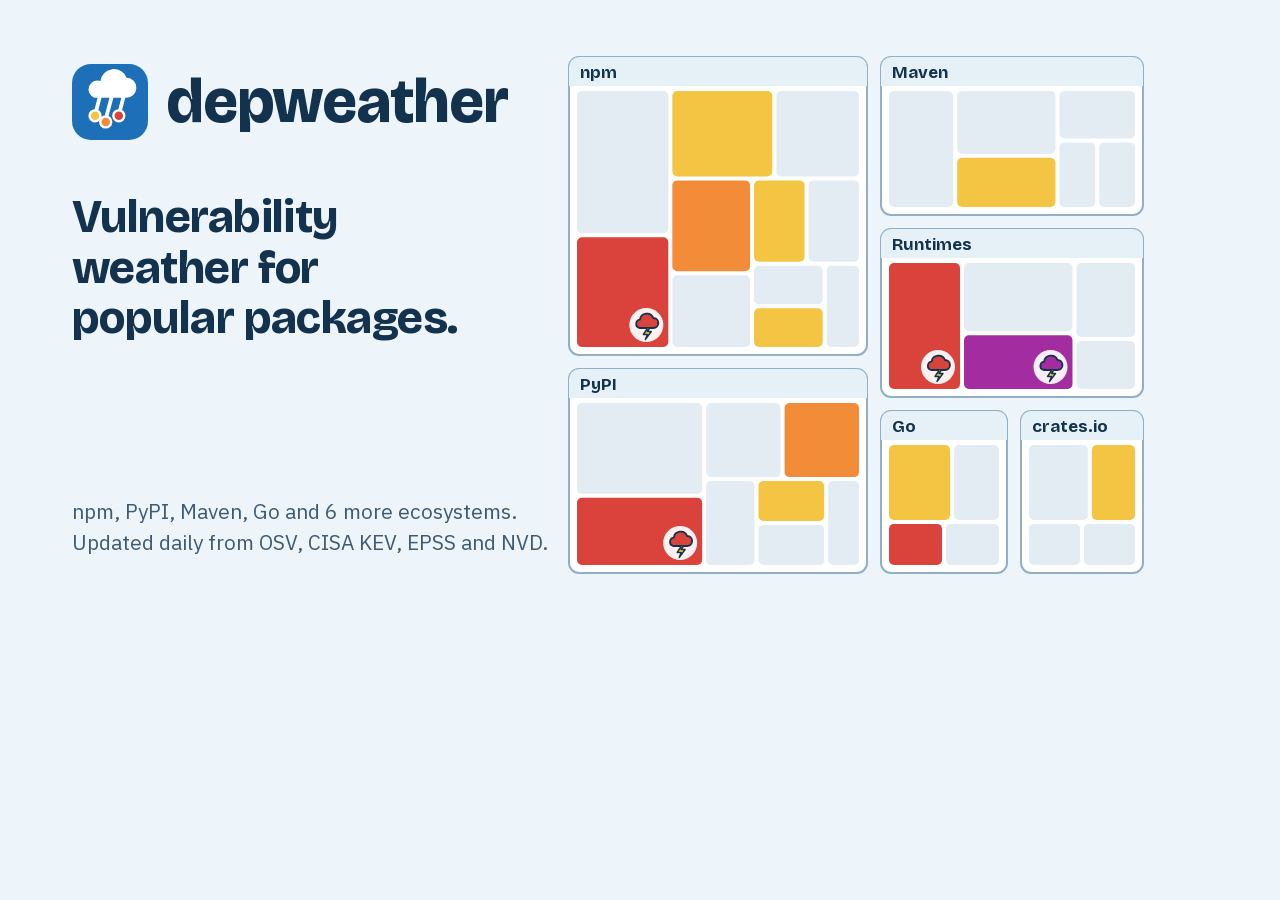
<file: og/og-template.html>
<!doctype html>
<!-- Source of og.png (1200x630 social preview). Regenerate with: node og/render.js -->
<html lang="en"><head><meta charset="utf-8">
<link rel="stylesheet" href="../fonts/fonts.css">
<style>
  * { box-sizing: border-box; }
  html, body { margin: 0; }
  body { width: 1200px; height: 630px; overflow: hidden; background: #eef5fa; color: #12324d;
    font-family: "IBM Plex Sans", system-ui, sans-serif; display: grid; grid-template-columns: 560px 1fr; }
  .left { padding: 64px 0 56px 72px; display: flex; flex-direction: column; }
  .brand { display: flex; align-items: center; gap: 18px; }
  .brand img { width: 76px; height: 76px; }
  h1 { font-family: "Bricolage Grotesque", sans-serif; font-size: 62px; font-weight: 800; letter-spacing: -0.02em; margin: 0; line-height: 1; }
  .say { font-family: "Bricolage Grotesque", sans-serif; font-size: 46px; line-height: 1.1; font-weight: 750;
    letter-spacing: -0.012em; margin: 52px 0 0; max-width: 13ch; text-wrap: balance; }
  .foot { margin-top: auto; font-size: 21px; color: #3f5b73; line-height: 1.45; }
  .map { padding: 56px 64px 56px 8px; }
  svg text { font-family: "Bricolage Grotesque", sans-serif; }
</style></head>
<body>
  <div class="left">
    <div class="brand"><img src="../favicon.svg" alt=""><h1>depweather</h1></div>
    <p class="say">Vulnerability weather for popular packages.</p>
    <p class="foot">npm, PyPI, Maven, Go and 6 more ecosystems.<br>Updated daily from OSV, CISA KEV, EPSS and NVD.</p>
  </div>
  <div class="map"><svg id="m" width="576" height="518" viewBox="0 0 576 518"></svg></div>
<script>
// An illustrative treemap: ecosystem names only, so it never claims a real package is affected.
const NS = "http://www.w3.org/2000/svg";
const C = { 0: "#e3ecf3", 1: "#f4c542", 2: "#f28c38", 3: "#d9433b", k: "#a32ca0" };
// Tile weights and levels per group: 0 clear, 1 low/medium, 2 high, 3 critical, k exploited.
const groups = [
  { name: "npm", x: 0, y: 0, w: 300, h: 300, tiles: [[9, 0], [7, 3], [6, 1], [5, 0], [5, 2], [4, 0], [3, 1], [3, 0], [2, 0], [2, 1], [2, 0]] },
  { name: "PyPI", x: 0, y: 312, w: 300, h: 206, tiles: [[8, 0], [6, 3], [4, 0], [4, 2], [3, 0], [2, 1], [2, 0], [2, 0]] },
  { name: "Maven", x: 312, y: 0, w: 264, h: 160, tiles: [[6, 0], [5, 0], [4, 1], [3, 0], [2, 0], [2, 0]] },
  { name: "Runtimes", x: 312, y: 172, w: 264, h: 170, tiles: [[6, 3], [5, 0], [4, "k"], [3, 0], [2, 0]] },
  { name: "Go", x: 312, y: 354, w: 128, h: 164, tiles: [[4, 1], [3, 0], [2, 3], [2, 0]] },
  { name: "crates.io", x: 452, y: 354, w: 124, h: 164, tiles: [[4, 0], [3, 1], [2, 0], [2, 0]] },
];
const svg = document.getElementById("m");
const el = (tag, a, parent = svg) => { const e = document.createElementNS(NS, tag); for (const k in a) e.setAttribute(k, a[k]); parent.append(e); return e; };

// Same squarified layout as the site.
function squarify(items, x, y, w, h) {
  const total = items.reduce((s, d) => s + d.value, 0), scale = (w * h) / total;
  const nodes = items.map((d) => ({ d, area: d.value * scale })).sort((a, b) => b.area - a.area);
  let row = [], rect = { x, y, w, h };
  const worst = (r, side) => { const s = r.reduce((a, n) => a + n.area, 0), mx = Math.max(...r.map((n) => n.area)), mn = Math.min(...r.map((n) => n.area));
    return Math.max((side * side * mx) / (s * s), (s * s) / (side * side * mn)); };
  const lay = (r) => { const s = r.reduce((a, n) => a + n.area, 0);
    if (rect.w >= rect.h) { const rw = s / rect.h; let yy = rect.y; r.forEach((n) => { const hh = n.area / rw; Object.assign(n.d, { x: rect.x, y: yy, w: rw, h: hh }); yy += hh; }); rect = { x: rect.x + rw, y: rect.y, w: rect.w - rw, h: rect.h }; }
    else { const rh = s / rect.w; let xx = rect.x; r.forEach((n) => { const ww = n.area / rh; Object.assign(n.d, { x: xx, y: rect.y, w: ww, h: rh }); xx += ww; }); rect = { x: rect.x, y: rect.y + rh, w: rect.w, h: rect.h - rh }; } };
  for (const n of nodes) { const side = Math.min(rect.w, rect.h); if (!row.length || worst([...row, n], side) <= worst(row, side)) row.push(n); else { lay(row); row = [n]; } }
  if (row.length) lay(row);
  return items;
}

// Storm glyph, as on the site's tiles.
function storm(cx, cy, fill) {
  const g = el("g", { transform: `translate(${cx - 16} ${cy - 16})` });
  el("circle", { cx: 16, cy: 16, r: 17, fill: "#ffffff", opacity: 0.92 }, g);
  el("path", { d: "M9 19h14a5 5 0 0 0 0-10a7 7 0 0 0-13.4 1.6A4.3 4.3 0 0 0 9 19Z", fill, stroke: "#12324d", "stroke-width": 1.8, "stroke-linejoin": "round" }, g);
  el("path", { d: "M17 19.5l-4 6h4l-2 5 6-8h-4l2-3", fill: "#f4c542", stroke: "#12324d", "stroke-width": 1.4, "stroke-linejoin": "round" }, g);
}

for (const g of groups) {
  el("rect", { x: g.x + 1, y: g.y + 1, width: g.w - 2, height: g.h - 2, rx: 10, fill: "#ffffff", stroke: "#8fb0c8", "stroke-width": 2 });
  el("path", { d: `M${g.x + 1} ${g.y + 30}V${g.y + 11}a10 10 0 0 1 10-10H${g.x + g.w - 11}a10 10 0 0 1 10 10V${g.y + 30}Z`, fill: "#e6f0f7" });
  el("text", { x: g.x + 12, y: g.y + 22, "font-size": 17, "font-weight": 700, fill: "#12324d" }).textContent = g.name;
  const tiles = squarify(g.tiles.map(([v, lvl]) => ({ value: v, lvl })), g.x + 7, g.y + 33, g.w - 14, g.h - 40);
  for (const t of tiles) {
    el("rect", { x: t.x + 2, y: t.y + 2, width: t.w - 4, height: t.h - 4, rx: 5, fill: C[t.lvl] });
    if ((t.lvl === 3 || t.lvl === "k") && t.w > 50 && t.h > 50) storm(t.x + t.w - 24, t.y + t.h - 24, C[t.lvl]);
  }
}
</script>
</body></html>
</file>
<file: fonts/fonts.css>
/* Self-hosted from Google Fonts (SIL Open Font License 1.1, see OFL-*.txt). */
/* Bricolage Grotesque latin-ext */
@font-face {
  font-family: 'Bricolage Grotesque';
  font-style: normal;
  font-weight: 500 800;
  font-stretch: 100%;
  font-display: swap;
  src: url("BricolageGrotesque-500_800-latin-ext.woff2?v=2026-11-15.1") format('woff2');
  unicode-range: U+0100-02BA, U+02BD-02C5, U+02C7-02CC, U+02CE-02D7, U+02DD-02FF, U+0304, U+0308, U+0329, U+1D00-1DBF, U+1E00-1E9F, U+1EF2-1EFF, U+2020, U+20A0-20AB, U+20AD-20C4, U+2113, U+2C60-2C7F, U+A720-A7FF;
}

/* Bricolage Grotesque latin */
@font-face {
  font-family: 'Bricolage Grotesque';
  font-style: normal;
  font-weight: 500 800;
  font-stretch: 100%;
  font-display: swap;
  src: url("BricolageGrotesque-500_800-latin.woff2?v=2026-11-15.1") format('woff2');
  unicode-range: U+0000-00FF, U+0131, U+0152-0153, U+02BB-02BC, U+02C6, U+02DA, U+02DC, U+0304, U+0308, U+0329, U+2000-206F, U+20AC, U+2122, U+2191, U+2193, U+2212, U+2215, U+FEFF, U+FFFD;
}

/* IBM Plex Sans latin-ext */
@font-face {
  font-family: 'IBM Plex Sans';
  font-style: normal;
  font-weight: 400 600;
  font-stretch: 100%;
  font-display: swap;
  src: url("IBMPlexSans-400_600-latin-ext.woff2?v=2026-11-15.1") format('woff2');
  unicode-range: U+0100-02BA, U+02BD-02C5, U+02C7-02CC, U+02CE-02D7, U+02DD-02FF, U+0304, U+0308, U+0329, U+1D00-1DBF, U+1E00-1E9F, U+1EF2-1EFF, U+2020, U+20A0-20AB, U+20AD-20C4, U+2113, U+2C60-2C7F, U+A720-A7FF;
}

/* IBM Plex Sans latin */
@font-face {
  font-family: 'IBM Plex Sans';
  font-style: normal;
  font-weight: 400 600;
  font-stretch: 100%;
  font-display: swap;
  src: url("IBMPlexSans-400_600-latin.woff2?v=2026-11-15.1") format('woff2');
  unicode-range: U+0000-00FF, U+0131, U+0152-0153, U+02BB-02BC, U+02C6, U+02DA, U+02DC, U+0304, U+0308, U+0329, U+2000-206F, U+20AC, U+2122, U+2191, U+2193, U+2212, U+2215, U+FEFF, U+FFFD;
}
</file>
